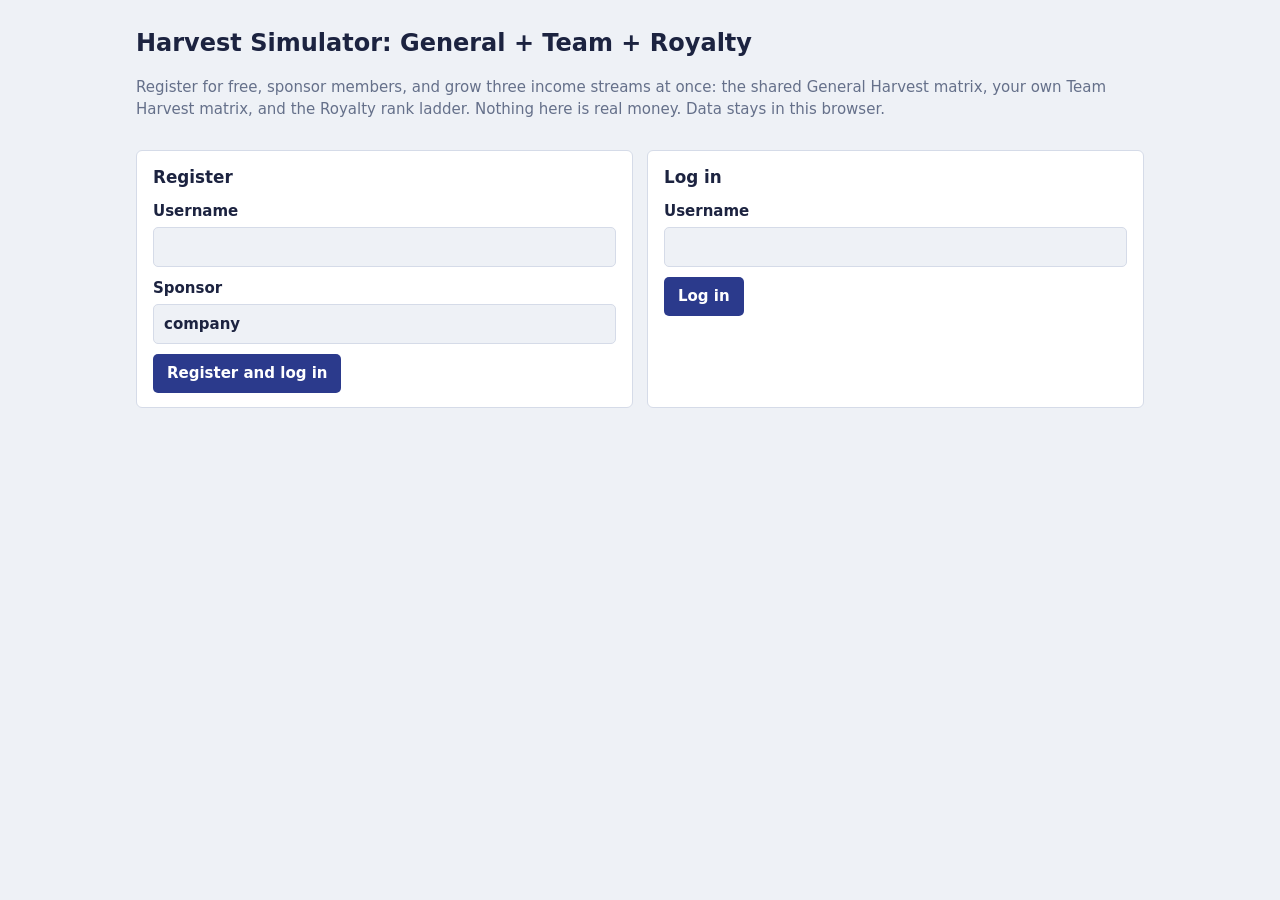
<file: sim/ecowealth/index.html>
<!doctype html>
<html lang="en">
  <head>
    <meta charset="utf-8" />
    <meta
      name="viewport"
      content="width=device-width, initial-scale=1, viewport-fit=cover"
    />
    <title>
      EcoWealth Simulator: Indirect Referral + General Harvest + Team Harvest +
      Royalty + Unilevel
    </title>
    <style>
      :root {
        --bg: #eef1f6;
        --pan: #fff;
        --ink: #1c2340;
        --mut: #65708a;
        --line: #d5dbe8;
        --ok: #1f8a5b;
        --amb: #b7791f;
        --hi: #e8ecfb;
        --btn: #2b3a8c;
        --btnink: #fff;
      }
      @media (prefers-color-scheme: dark) {
        :root:not([data-theme="light"]) {
          --bg: #10142a;
          --pan: #181e3a;
          --ink: #e7eaf7;
          --mut: #94a0c2;
          --line: #2a3358;
          --ok: #4fd39a;
          --amb: #e7b45a;
          --hi: #212a54;
          --btn: #8fa2ff;
          --btnink: #10142a;
        }
      }
      :root[data-theme="dark"] {
        --bg: #10142a;
        --pan: #181e3a;
        --ink: #e7eaf7;
        --mut: #94a0c2;
        --line: #2a3358;
        --ok: #4fd39a;
        --amb: #e7b45a;
        --hi: #212a54;
        --btn: #8fa2ff;
        --btnink: #10142a;
      }
      * {
        box-sizing: border-box;
      }
      body {
        margin: 0;
        background: var(--bg);
        color: var(--ink);
        font:
          15px/1.5 system-ui,
          -apple-system,
          "Segoe UI",
          Roboto,
          sans-serif;
        font-variant-numeric: tabular-nums;
      }
      main {
        max-width: 1040px;
        margin: 0 auto;
        padding: 20px 16px 48px;
      }
      h1 {
        font-size: 1.5rem;
        margin: 0.2em 0;
      }
      h2 {
        font-size: 1.05rem;
        margin: 0 0 0.6em;
      }
      .mut {
        color: var(--mut);
      }
      .err {
        background: #fde8e8;
        color: #8a1f1f;
        padding: 8px 12px;
        border-radius: 6px;
      }
      .pan {
        background: var(--pan);
        border: 1px solid var(--line);
        border-radius: 6px;
        padding: 14px 16px;
        margin: 14px 0;
      }
      .top {
        display: flex;
        justify-content: space-between;
        align-items: center;
        gap: 12px;
        flex-wrap: wrap;
      }
      .stats {
        display: flex;
        flex-wrap: wrap;
        border: 1px solid var(--line);
        border-radius: 6px;
        background: var(--pan);
        margin-top: 14px;
      }
      .stats div {
        flex: 1 1 150px;
        padding: 12px 16px;
        border-right: 1px solid var(--line);
      }
      .stats div:last-child {
        border-right: 0;
      }
      .stats b {
        display: block;
        font-size: 1.4rem;
      }
      label {
        display: block;
        margin: 0 0 10px;
        font-weight: 600;
      }
      input {
        display: block;
        width: 100%;
        margin-top: 4px;
        padding: 8px 10px;
        font: inherit;
        color: inherit;
        background: var(--bg);
        border: 1px solid var(--line);
        border-radius: 5px;
      }
      button {
        font: inherit;
        font-weight: 600;
        padding: 8px 14px;
        border: 0;
        border-radius: 5px;
        background: var(--btn);
        color: var(--btnink);
        cursor: pointer;
      }
      button.sec {
        background: transparent;
        color: var(--ink);
        border: 1px solid var(--line);
      }
      button:focus-visible,
      input:focus-visible,
      a:focus-visible {
        outline: 2px solid var(--btn);
        outline-offset: 2px;
      }
      .row {
        display: flex;
        gap: 8px;
        flex-wrap: wrap;
        align-items: end;
      }
      .row input {
        width: auto;
        flex: 1 1 160px;
        margin: 0;
      }
      .row .n {
        flex: 0 0 90px;
      }
      .g2 {
        display: grid;
        grid-template-columns: repeat(auto-fit, minmax(300px, 1fr));
        gap: 14px;
      }
      .sc {
        overflow-x: auto;
      }
      table {
        width: 100%;
        border-collapse: collapse;
      }
      th,
      td {
        text-align: left;
        padding: 7px 10px;
        border-bottom: 1px solid var(--line);
        white-space: nowrap;
      }
      th {
        font-weight: 600;
        color: var(--mut);
      }
      tr.me td {
        background: var(--hi);
      }
      .ok {
        color: var(--ok);
        font-weight: 600;
      }
      .bar {
        width: 110px;
        height: 8px;
        background: var(--line);
        border-radius: 4px;
        overflow: hidden;
      }
      .bar i {
        display: block;
        height: 100%;
        background: var(--amb);
      }
      :root {
        --tok: #4fd39a;
      }
      @media (prefers-color-scheme: dark) {
        :root:not([data-theme="light"]) {
          --tok: #1f8a5b;
        }
      }
      :root[data-theme="dark"] {
        --tok: #1f8a5b;
      }
      :root {
        padding-top: env(safe-area-inset-top, 0px);
        padding-bottom: env(safe-area-inset-bottom, 0px);
      }
      html {
        scroll-padding-top: env(safe-area-inset-top, 0px);
      }
      a {
        color: var(--btn);
      }
      select {
        font: inherit;
        display: block;
        width: 100%;
        margin-top: 4px;
        padding: 8px 10px;
        color: inherit;
        background: var(--bg);
        border: 1px solid var(--line);
        border-radius: 5px;
      }
      .row select {
        width: auto;
        flex: 1 1 140px;
        margin: 0;
      }
      .sr {
        position: absolute;
        width: 1px;
        height: 1px;
        overflow: hidden;
        clip: rect(0 0 0 0);
        white-space: nowrap;
      }
      .pgr {
        display: flex;
        flex-wrap: wrap;
        align-items: center;
        justify-content: space-between;
        gap: 10px 16px;
        padding-top: 10px;
      }
      .pbs {
        display: flex;
        flex-wrap: wrap;
        align-items: center;
        gap: 4px;
      }
      .pb {
        min-width: 36px;
        height: 36px;
        padding: 0 8px;
        background: transparent;
        color: var(--ink);
        border: 1px solid var(--line);
      }
      .pb.cur {
        background: var(--btn);
        color: var(--btnink);
        border-color: var(--btn);
      }
      .pb[aria-disabled="true"] {
        opacity: 0.4;
        cursor: not-allowed;
      }
      .rpp {
        display: inline-flex;
        align-items: center;
        gap: 6px;
        margin: 0;
        font-weight: 400;
      }
      .rpp select {
        padding: 6px 8px;
        color: inherit;
        background: var(--bg);
        border: 1px solid var(--line);
        border-radius: 5px;
      }
      select:focus-visible {
        outline: 2px solid var(--btn);
        outline-offset: 2px;
      }
      @media (pointer: coarse) {
        .pb {
          min-width: 44px;
          height: 44px;
        }
      }
      #toasts {
        position: fixed;
        left: 50%;
        bottom: 16px;
        transform: translateX(-50%);
        display: flex;
        flex-direction: column;
        gap: 8px;
        width: min(92vw, 420px);
        padding-bottom: env(safe-area-inset-bottom, 0px);
        z-index: 10;
        pointer-events: none;
      }
      .toast {
        pointer-events: auto;
        display: flex;
        align-items: flex-start;
        gap: 10px;
        padding: 10px 12px;
        border-radius: 6px;
        background: var(--ink);
        color: var(--bg);
        box-shadow: 0 4px 14px rgba(0, 0, 0, 0.25);
        animation: tin 0.18s ease-out;
      }
      .toast .ti {
        color: var(--tok);
        font-weight: 700;
      }
      .toast span:nth-child(2) {
        flex: 1;
      }
      .toast button {
        padding: 0 6px;
        background: none;
        color: inherit;
        font-size: 1.2rem;
        line-height: 1;
      }
      .toast button:focus-visible {
        outline-color: currentColor;
      }
      @keyframes tin {
        from {
          opacity: 0;
          transform: translateY(8px);
        }
      }
      .toast.out {
        opacity: 0;
        transform: translateY(6px);
        transition:
          opacity 0.5s ease,
          transform 0.5s ease;
      }
      @media (prefers-reduced-motion: reduce) {
        .toast {
          animation: none;
        }
        .toast.out {
          transform: none;
        }
      }
    </style>
  </head>
  <body>
    <main id="root"></main>
    <div id="toasts" role="status" aria-live="polite"></div>
    <div id="alerts" class="sr" role="alert"></div>
    <script>
      // EcoWealth Simulator - five independent bonus systems sharing one sponsor tree and one
      // registration event. New to this file? Start here, then the comment above each function fills
      // in the specifics. (The page title lists all five; this file predates two of them and the
      // comment used to say "three" - this block is the fix for that, kept in sync with what's below.)
      //
      // THE SHARED TREE. Every member is one entry in S.users: {id, name, sp}, where sp is the
      // sponsoring member's id. Company (id 0) is the root; it never earns or qualifies for anything,
      // and can never log in. Every system below reads this one tree - none of them keep a separate
      // copy of who sponsored whom.
      //
      // THE FIVE SYSTEMS, roughly in the order a new member would encounter them:
      //
      //  1. INDIRECT REFERRAL BONUS - a flat, one-time, unconditional payout, instantly, the moment a
      //     new member registers. Pays up to 10 levels of REAL sponsors above the new member
      //     (INDIRECT_BONUS: 500/100/50/40/30/20/10/5/5/5), no quota or rank required, same amount
      //     regardless of anyone's history. See payIndirectReferral().
      //
      //  2. GENERAL HARVEST - one shared 3-wide, 10-level matrix for the WHOLE network. Sponsoring 3
      //     directs "qualifies" a member and adds them to the Harvest queue (S.mx); the first-ever
      //     member to qualify becomes the matrix's permanent apex (queue position 0, paid from the
      //     whole network's later qualifiers), and everyone else fills the matrix in queue order,
      //     breadth-first. See levelsG()/earnedG().
      //
      //  3. TEAM HARVEST - every Harvest-qualified member ALSO gets their own private 3x10 matrix,
      //     filled only by their downline who qualified for Harvest AFTER they did - qualifying early
      //     matters, since a team can never include someone who beat its own apex to qualifying. Same
      //     matrix shape and bonus-per-level idea as General Harvest, just a different, personal
      //     population. See levelsT()/earnedT()/counts()/team().
      //
      //  4. ROYALTY - a rank ladder, Member -> Leader -> Supervisor -> Manager -> Director, that is
      //     completely independent of Harvest qualification: it is driven purely by TEAM COMPOSITION
      //     (how many downline members, at any depth, already hold the rank below you), not by the
      //     3-direct Harvest gate. A member can be Harvest-qualified (3+ directs) without being a
      //     Royalty Leader (10+ directs) yet, or the reverse. Ranks are permanent once reached.
      //     Supervisor, Manager and Director also earn a monthly peso royalty - evaluated once a month,
      //     on demand, via "Advance month" - based on their team's repeat-purchase sales against a
      //     per-rank quota. See ranks()/payout()/evaluateMonth().
      //
      //  5. UNILEVEL REPEAT-PURCHASE BONUS - pays a percentage of EVERY personal purchase, instantly,
      //     in real time: Level 0 (10%) always goes to the buyer themselves, and Levels 1-10
      //     (5/5/5/3/3/2/2/2/1/1%) go up the sponsor chain, one level each, but only to uplines who are
      //     currently "Active". Active/Inactive is a monthly flag (S.unilevelFlag), decided once a
      //     month from that member's OWN personal sales the month before, against a flat ₱500 quota -
      //     independent of rank, independent of Royalty's own quotas. Crucially, a member who has never
      //     been checked yet (month 1, or just-registered) reads as Active by default, not Inactive -
      //     only an evaluated month under quota switches someone to Inactive. See
      //     recordPurchase()/evaluateMonth().
      //
      // HOW THE FIVE SYSTEMS INTERACT:
      //  - A single registration (reg(), or bulkAdd() for many at once) can trigger Harvest
      //    qualification, a Royalty rank-up, AND an Indirect Referral payout, all in one event - see the
      //    combined toasts built in doReg()/under()/doBulk().
      //  - A single personal purchase (recordPurchase()) feeds Royalty's group-sales figure (read later,
      //    at month-end) AND pays Unilevel instantly, in the same call.
      //  - "Advance month" (doAdvance() -> evaluateMonth()) does exactly two things: pays Royalty, and
      //    recomputes next month's Unilevel Active/Inactive flags. It creates no purchases of its own
      //    and never touches Harvest, Indirect Referral, or the matrices.
      //  - "Auto-purchase" (doAutoPurchase() -> autoPurchasePass()) is the ONLY thing that simulates new
      //    purchases in bulk, and is a deliberately separate action from "Advance month" - this used to
      //    be bundled into Advance month, which made Unilevel's real-time payouts impossible to test
      //    with precise, chosen amounts (an auto-purchase could land on anyone, at a random time,
      //    between a controlled test's steps). Splitting them means Advance month is now a pure,
      //    predictable evaluation step, and Auto-purchase is an explicit, optional bulk-activity
      //    simulator that still pays Unilevel in real time, exactly like a manual purchase would.
      //
      // HOW THIS FILE IS LAID OUT, top to bottom: constants -> state shape & persistence ->
      // registration & Indirect Referral -> Harvest matrix maths -> Royalty rank & payout maths ->
      // Unilevel real-time payout & monthly eligibility -> sponsor-pattern bulk registration ->
      // toast/focus/pagination UI helpers -> dash() (the whole logged-in page) and authView() (the
      // logged-out page) -> event handlers wired to the HTML's onclick/onsubmit attributes -> render(),
      // the single entry point that redraws the page after every state change.
      // General and Team Harvest's per-level bonus amounts, index = level (1-10), index 0 unused.
      // T(L) is the matrix's slot formula: level L has exactly 3^L slots.
      const BONUS_G = [
        0, 2e3, 4e3, 8e3, 12e3, 25e3, 1e5, 25e4, 48e4, 25e5, 5e6,
      ];
      const BONUS_T = [0, 1e3, 2e3, 4e3, 6e3, 12e3, 5e4, 12e4, 2e5, 12e5, 35e5];
      const T = (n) => 3 ** n;
      // Royalty's three paid ranks: the monthly Group Sales quota each must clear, and the two
      // percentages (of Group Sales, and of the rank-holder's own Personal Sales) paid once it is.
      const RANK_QUOTA = {
        Supervisor: 500000,
        Manager: 1000000,
        Director: 5000000,
      };
      const GROUP_PCT = { Supervisor: 0.03, Manager: 0.05, Director: 0.1 };
      const PERSONAL_PCT = { Supervisor: 0.05, Manager: 0.1, Director: 0.15 };
      // Auto-purchase's simulated activity: ~PUR_RATE of the network buys a random amount each pass,
      // in PUR_MIN..PUR_MAX, rounded to the nearest 100.
      const PUR_RATE = 0.3,
        PUR_MIN = 500,
        PUR_MAX = 5000;
      // Unilevel's per-level rate on every personal purchase, index = level. Index 0 is the buyer's
      // own cut (always paid); indices 1-10 go to sponsors above them (paid only while Active).
      // UNILEVEL_QUOTA is the flat monthly personal-sales figure that decides next month's Active
      // status - unrelated to Royalty's own, per-rank quotas in RANK_QUOTA above.
      const UNILEVEL_PCT = [
        0.1, 0.05, 0.05, 0.05, 0.03, 0.03, 0.02, 0.02, 0.02, 0.01, 0.01,
      ];
      const UNILEVEL_QUOTA = 500;
      // Indirect Referral's flat per-level payout on every registration, index = level (1-10).
      const INDIRECT_BONUS = [0, 500, 100, 50, 40, 30, 20, 10, 5, 5, 5]; // index 0 unused - there is no Level 0 here
      // What one registration is modeled as "selling" for, in the Company Report's revenue figure.
      const BASIC_ACCOUNT_PRICE = 5000;
      // Royalty's five rank names, index = rankLvl()'s 0-4 output.
      const RN = ["Member", "Leader", "Supervisor", "Manager", "Director"];
      const nf = (n) => n.toLocaleString("en-US"), // number with thousands separators
        peso = (n) => "₱" + nf(n); // ...with a peso sign in front
      // localStorage key. All of this page's state lives under this one key, as one JSON blob.
      const KEY = "royalty_harvests_v1";
      // Module-level, NOT part of S, so none of these survive a reset() or a page reload:
      //   mem    - in-memory fallback copy of S's JSON, used if localStorage itself is unavailable
      //            (private browsing, storage disabled, quota exceeded) so the page still works for
      //            the rest of this tab's life, just without persistence across reloads (see warn).
      //   warn   - true once any localStorage call has failed; dash()/authView() show a small notice.
      //   armed  - the Reset button's "click again to confirm" state.
      //   lastIndirect - the most recent payIndirectReferral() result ({total, dist}), stashed here so
      //            whichever caller just registered someone (doReg/under/doBulk) can report on it in
      //            their own toast without reg()/bulkAdd() needing to change what they return.
      let mem = "",
        warn = false,
        armed = false,
        lastIndirect = null;
      // The complete shape of this app's state, S. Everything the simulator knows lives in one of
      // these fields; nothing is tracked outside S except the four module-level variables just above.
      //   users               - every registered member, in registration order: {id, name, sp}. id is
      //                         always equal to its own array index (ids are never reused or gapped),
      //                         which every O(N) pass in this file relies on. sp is the sponsor's id,
      //                         always smaller than this member's own id. id 0 is "company", the root.
      //   mx                  - the Harvest qualification queue: ids, in the order each one sponsored
      //                         their 3rd direct. Position in this array drives General Harvest (queue
      //                         index = matrix position) and gates Team Harvest (only queue members
      //                         count, and only a downline that queued later than you is "your team").
      //   me                  - the id of whoever is currently logged in, or null if nobody is.
      //   on                  - {g,t,r,u,i}: which of the five bonus streams (General/Team/Royalty/
      //                         Unilevel/Indirect) the UI currently folds into "Total ₱" and the
      //                         members-table ranking. Purely a display preference - never affects the
      //                         Company Report, which always counts every peso actually paid.
      //   month               - the current month number, starting at 1, incremented only by
      //                         evaluateMonth() (i.e. only by "Advance month").
      //   sales               - {id: pesos}, THIS MONTH's personal purchases only. Reset to {} by
      //                         evaluateMonth(); this is the figure both Royalty's quota check and
      //                         Unilevel's next-month Active/Inactive decision read.
      //   purchasedAll        - {id: pesos}, ALL-TIME personal purchases, never reset. Feeds the
      //                         Company Report's repeat-purchase revenue line.
      //   earnedAll           - {id: pesos}, Royalty earned all-time.
      //   lastMonthTotal/Count - Royalty's total paid, and how many members earned it, in the month
      //                         that most recently ended (snapshotted by evaluateMonth() right before
      //                         the reset below it).
      //   unilevelEarned      - {id: pesos}, Unilevel earned all-time (across every real-time payout).
      //   unilevelFlag        - {id: true|false}, each member's Active (true) / Inactive (false)
      //                         status for the CURRENT month, wholesale-replaced every evaluateMonth()
      //                         call. A member with no entry at all here (never yet evaluated) is
      //                         Active by default - see the eligibility check inside recordPurchase().
      //   unilevelLastSales   - {id: pesos}, a snapshot of each member's S.sales at the moment of the
      //                         most recent evaluateMonth(), kept only so the UI can show "you bought
      //                         ₱X last month" without having to recompute it from history.
      //   unilevelMonthTotal  - running total of Unilevel paid out since the last evaluateMonth(),
      //                         across every recordPurchase() call (manual or Auto-purchase). Snapshotted
      //                         into lastMonthUnilevelTotal and reset to 0 each time the month turns over.
      //   lastMonthUnilevelTotal - Unilevel's total for the month that most recently ended.
      //   lastAutoPurchaseLog - the detailed per-purchase breakdown from the MOST RECENT Auto-purchase
      //                         click only (who bought, how much, who it paid and at what level) -
      //                         wholesale-replaced every click, never accumulated across clicks or months.
      //                         Lets the logged-in member see exactly where their Unilevel money from
      //                         that one pass came from (see the apl panel inside dash()).
      //   indirectEarned      - {id: pesos}, Indirect Referral earned all-time.
      const fresh = () => ({
        users: [{ id: 0, name: "company", sp: null }],
        mx: [],
        me: null,
        on: { g: 1, t: 1, r: 1, u: 1 },
        month: 1,
        sales: {},
        purchasedAll: {},
        earnedAll: {},
        lastMonthTotal: 0,
        lastMonthCount: 0,
        unilevelEarned: {},
        unilevelFlag: {},
        unilevelLastSales: {},
        unilevelMonthTotal: 0,
        lastMonthUnilevelTotal: 0,
        lastAutoPurchaseLog: [],
        indirectEarned: {},
      });
      // Load saved state, falling back to the in-memory copy (see mem, above) and then to a brand new
      // fresh() network if neither exists yet (first-ever visit, or storage unavailable from the start).
      function load() {
        try {
          const s = localStorage.getItem(KEY);
          if (s) return JSON.parse(s);
        } catch (e) {
          warn = true;
        }
        return mem ? JSON.parse(mem) : fresh();
      }
      let S = load();
      // Backward-compatible defaults for state saved by an earlier version of this page, before a
      // field existed yet: S.on||{...} only helps a BRAND NEW S (nothing saved at all), since an
      // EXISTING S.on object already exists and skips the ||; each new stream needs its own explicit
      // ===undefined check so old sessions pick up the new default instead of silently reading as 0/off.
      S.on = S.on || { g: 1, t: 1, r: 1, u: 1, i: 1 };
      if (S.on.u === undefined) S.on.u = 1;
      if (S.on.i === undefined) S.on.i = 1;
      S.unilevelEarned = S.unilevelEarned || {};
      S.unilevelLastSales = S.unilevelLastSales || {};
      // Migrate the old gate naming (missing meant closed) to the new flag (missing means Active). Existing
      // explicit true/false decisions carry over unchanged; only never-yet-evaluated members change meaning.
      S.unilevelFlag = S.unilevelFlag || S.unilevelGate || {};
      delete S.unilevelGate;
      S.unilevelMonthTotal = S.unilevelMonthTotal || 0;
      S.lastMonthUnilevelTotal = S.lastMonthUnilevelTotal || 0;
      S.indirectEarned = S.indirectEarned || {};
      S.lastAutoPurchaseLog = S.lastAutoPurchaseLog || [];
      // Persist S as one JSON blob, every time anything changes it. mem (see above) always gets the
      // latest copy even if localStorage itself fails, so the running page keeps working regardless.
      function save() {
        mem = JSON.stringify(S);
        try {
          localStorage.setItem(KEY, mem);
        } catch (e) {
          warn = true;
        }
      }
      const U = (id) => S.users[id]; // look up a member by id - works because id === its array index
      const byName = (n) =>
        S.users.find(
          (u) => u.name.toLowerCase() === String(n).trim().toLowerCase(),
        );
      // directs(): how many people THIS member personally sponsored, regardless of Harvest/Royalty
      // status. O(N) per call (a full scan), fine for the one-off single-registration path that calls
      // it; bulkAdd() keeps its own running liveDirects count instead so a whole batch stays fast.
      const directs = (id) => S.users.filter((u) => u.sp === id).length;
      // pos(): this member's position in the Harvest queue (S.mx), or -1 if they have not qualified.
      const pos = (id) => S.mx.indexOf(id);

      // Pays a flat, unconditional bonus to each of a new member's sponsors, up to 10 levels up, the instant
      // registration succeeds - no quota, no rank, no monthly cycle, unlike Unilevel or Royalty. Stashes its
      // own result in lastIndirect so whichever caller just registered someone can report on it immediately.
      function payIndirectReferral(newId) {
        let cur = U(newId).sp,
          total = 0;
        const dist = [];
        for (let L = 1; L <= 10 && cur !== null; L++) {
          if (cur > 0) {
            const amt = INDIRECT_BONUS[L];
            S.indirectEarned[cur] = (S.indirectEarned[cur] || 0) + amt;
            total += amt;
            dist.push({ id: cur, level: L, amount: amt });
          }
          cur = U(cur).sp;
        }
        lastIndirect = { total, dist };
        return lastIndirect;
      }
      // Register a free member. If the sponsor now has 3 directs, they join the Harvest queue. Royalty rank
      // is never tracked here - it is derived fresh from the tree whenever ranks() is called. Indirect
      // Referral always runs, as an unconditional side effect of registering - see payIndirectReferral().
      function reg(name, spName) {
        name = name.trim();
        if (!/^[a-z0-9_]{2,20}$/i.test(name))
          return "Username must be 2 to 20 letters, numbers or underscores.";
        if (byName(name)) return "That username is already taken.";
        const sp = byName(spName || "company");
        if (!sp)
          return 'Sponsor not found. Use an existing username, or "company".';
        S.users.push({ id: S.users.length, name, sp: sp.id });
        if (sp.id && pos(sp.id) < 0 && directs(sp.id) >= 3) S.mx.push(sp.id);
        const u = S.users[S.users.length - 1];
        payIndirectReferral(u.id);
        return u;
      }

      // ---- HARVEST: GENERAL + TEAM MATRIX MATHS ----
      // Both matrices share the same shape (3 directs per slot, 10 levels, level L holding T(L)=3^L
      // slots) and the same "levels array" result shape: ten {L, t, f, paid, b} objects, one per level
      // (t = total slots, f = how many are filled, paid = f>=t, b = that level's bonus amount). Every
      // function below from earn() through progT() is generic over that shape, so the exact same code
      // pays out General and Team Harvest - only WHO counts as "filled" differs between the two.
      //
      // General matrix: position p = this member's index in the Harvest queue (S.mx), apex = p 0, and
      // slots fill breadth-first in queue order - level L's T(L) slots are exactly the T(L) queue
      // positions starting right after level L-1's. Team matrix: n = how many of THIS member's
      // downline queued for Harvest after they did (see counts()); the matrix fills the same way, just
      // counting a personal population instead of a shared queue position.
      function levelsG(p) {
        const N = S.mx.length;
        return Array.from({ length: 10 }, (_, i) => {
          const L = i + 1,
            t = T(L),
            s = t * p + (t - 1) / 2,
            f = Math.max(0, Math.min(t, N - s));
          return { L, t, f, paid: f >= t, b: BONUS_G[L] };
        });
      }
      const levelsT = (n) =>
        Array.from({ length: 10 }, (_, i) => {
          const L = i + 1,
            t = T(L),
            f = Math.max(0, Math.min(t, n - (t - 3) / 2));
          return { L, t, f, paid: f >= t, b: BONUS_T[L] };
        });
      // earn(): total bonus paid so far across a levels array (every level that's already full).
      // prg(): a one-line progress string for the first level that ISN'T full yet.
      const earn = (a) => a.reduce((s, l) => s + (l.paid ? l.b : 0), 0),
        prg = (a) => {
          const l = a.find((x) => !x.paid);
          return l
            ? `Level ${l.L}: ${nf(l.f)}/${nf(l.t)}`
            : "All 10 levels complete";
        };
      const earnedG = (p) => earn(levelsG(p)),
        progG = (p) => prg(levelsG(p)),
        earnedT = (n) => earn(levelsT(n)),
        progT = (n) => prg(levelsT(n));
      // Renders one levels array as the ten-row table used for both the General and Team matrix panels.
      const lvT = (L) =>
        `<div class="sc"><table><tr><th>Level</th><th>Slots</th><th>Filled</th><th>Bonus</th><th>Status</th></tr>${L.map((l) => `<tr><td>${l.L}</td><td>${nf(l.t)}</td><td>${nf(l.f)}</td><td>${peso(l.b)}</td><td>${l.paid ? '<span class="ok">Paid</span>' : `<div class="bar" title="${nf(l.f)} of ${nf(l.t)}"><i style="width:${(l.f / l.t) * 100}%"></i></div>`}</td></tr>`).join("")}</table></div>`;
      // dep(n): the deepest Team Harvest level a team of size n has filled - used for the "fastest
      // team" style stats, given any individual member's team size.
      const dep = (n) => {
        let L = 0;
        while ((T(L + 1) - 1) / 2 <= n) L++;
        return L;
      };
      // parentName(q): the name of whoever sits directly above General-matrix position q (its parent
      // slot), found by the matrix's fixed 3-children-per-slot formula - purely positional, unrelated
      // to the sponsor tree itself.
      const parentName = (q) => U(S.mx[Math.floor((q - 1) / 3)]).name;
      // depth(): the deepest General Harvest level the WHOLE network's queue has filled so far - the
      // network-wide equivalent of dep(), read straight from S.mx.length instead of a team size.
      function depth() {
        const i = S.mx.length - 1;
        if (i < 0) return "None yet";
        let L = 0;
        while ((T(L + 1) - 1) / 2 <= i) L++;
        return L ? "Level " + L : "Apex only";
      }
      // lvOf(r): which Team Harvest level a teammate at 0-based rank r (r-th to have qualified, among
      // a team) lands on - the inverse of the slot-count formula T(L).
      const lvOf = (r) => {
        let L = 1;
        while (r >= (T(L + 1) - 3) / 2) L++;
        return L;
      };
      // pd(): how many levels in a levels array are already paid (fully filled) - used by snap() to
      // build a before/after picture for toasts, without needing the bonus amounts, just the count.
      const pd = (a) => a.filter((l) => l.paid).length;
      // isUp(a, u): is member a an ancestor of member u, anywhere up u's sponsor chain? The basic
      // "is this person in my downline" test that team(), the general-matrix Direct/Indirect/Outside
      // labels, and the Royalty team-scoping logic are all built from.
      const isUp = (a, u) => {
        let x = U(u).sp;
        while (x !== null && x !== a) x = U(x).sp;
        return x === a;
      };
      // Teammate counts: for each ancestor, downline who joined the Harvest queue after them (company counts everyone).
      function counts() {
        const Q = new Map(S.mx.map((u, i) => [u, i])),
          n = {};
        S.mx.forEach((u, i) => {
          for (let a = U(u).sp; a !== null; a = U(a).sp) {
            const q = a === 0 ? -1 : Q.has(a) ? Q.get(a) : Infinity;
            if (q < i) n[a] = (n[a] || 0) + 1;
          }
        });
        return n;
      }
      // team(id): id's Team Harvest team - their downline who joined the Harvest queue AFTER id did,
      // in queue order. (Contrast with Royalty's teamOf(), below, which is id's ENTIRE downline,
      // unconditional on Harvest queue order at all - two genuinely different "team" definitions that
      // happen to share a name in everyday use, each serving its own bonus system.)
      function team(id) {
        const o = [];
        for (let i = pos(id) + 1; i < S.mx.length; i++)
          if (isUp(id, S.mx[i])) o.push(S.mx[i]);
        return o;
      }
      // snap(): a before-picture of every Harvest-qualified member's completed-level counts (General
      // and Team both), for toasts to diff against after a registration - see qmsg(), further down,
      // which turns two snap() calls into "you completed Level 2, 3 other members completed a level".
      const snap = () => {
        const n = counts(),
          g = {},
          t = {};
        S.mx.forEach((u, i) => {
          g[u] = pd(levelsG(i));
          t[u] = pd(levelsT(n[u] || 0));
        });
        return { q: S.mx.length, g, t };
      };

      // ---- ROYALTY: RANK LADDER + MONTHLY PAYOUT MATHS ----
      // Subtree rollup: out[id] = fn(id) + fn summed over id's entire downline. out[0] totals the whole network.
      // Valid because every sponsor already has a smaller id than its sponsee (ids are assigned in join order).
      // This single O(N) pass is what makes ranks(), groupSalesAll() and teamOf()'s callers all cheap
      // even at tens of thousands of members - Royalty's "team" is the whole downline, with no cap and
      // no queue-order filter the way Harvest's team() has, so a naive per-member tree walk would be
      // far slower at scale.
      function rollup(fn) {
        const N = S.users.length - 1,
          out = {};
        for (let i = N; i >= 1; i--) {
          out[i] = (out[i] || 0) + fn(i);
          const p = S.users[i].sp;
          if (p !== null) out[p] = (out[p] || 0) + out[i];
        }
        return out;
      }
      // directCounts(): every member's direct-sponsee count, all at once, as one dict - the O(N)-total
      // equivalent of calling directs() (above) once per member, which would cost O(N^2). Used
      // wherever a full-network pass needs everyone's count at once (ranks(), dash()'s stats).
      function directCounts() {
        const d = {};
        for (let i = 1; i < S.users.length; i++) {
          const p = S.users[i].sp;
          if (p !== null) d[p] = (d[p] || 0) + 1;
        }
        return d;
      }
      // Royalty ranks are self-prerequisite and therefore automatically cumulative: a team member who has gone
      // on to Director still satisfies "10 Leaders", because Director required Manager, which required
      // Supervisor, which required Leader. Entirely independent of Harvest's own 3-direct qualification.
      function ranks() {
        const N = S.users.length - 1,
          d = directCounts();
        const isL = {};
        for (let i = 1; i <= N; i++) isL[i] = (d[i] || 0) >= 10;
        const r1 = rollup((i) => (isL[i] ? 1 : 0));
        const isS = {};
        for (let i = 1; i <= N; i++)
          isS[i] = isL[i] && r1[i] - (isL[i] ? 1 : 0) >= 10;
        const r2 = rollup((i) => (isS[i] ? 1 : 0));
        const isM = {};
        for (let i = 1; i <= N; i++)
          isM[i] = isS[i] && r2[i] - (isS[i] ? 1 : 0) >= 10;
        const r3 = rollup((i) => (isM[i] ? 1 : 0));
        const isD = {};
        for (let i = 1; i <= N; i++)
          isD[i] = isM[i] && r3[i] - (isM[i] ? 1 : 0) >= 10;
        const ts = rollup(() => 1);
        return { d, isL, isS, isM, isD, r1, r2, r3, ts };
      }
      // rankName()/rankLvl(): turn a ranks() result into this member's single highest rank, as a
      // display string or as a 0 (Member) to 4 (Director) number for sorting/comparison.
      const rankName = (R, i) =>
        R.isD[i]
          ? "Director"
          : R.isM[i]
            ? "Manager"
            : R.isS[i]
              ? "Supervisor"
              : R.isL[i]
                ? "Leader"
                : "Member";
      const rankLvl = (R, i) =>
        R.isD[i] ? 4 : R.isM[i] ? 3 : R.isS[i] ? 2 : R.isL[i] ? 1 : 0;
      // Every member's "Group Sales": their own S.sales this month, plus their entire downline's -
      // exactly what each paid rank's monthly quota (RANK_QUOTA) is checked against.
      const groupSalesAll = () => rollup((i) => S.sales[i] || 0);
      // teamOf(id): id's ENTIRE downline, any depth, unconditional on Harvest queue order or anything
      // else - this is Royalty's own notion of "team" (see the comment on team(), above, for how it
      // differs from Team Harvest's). Used for the rank ladder's "10 team members who are X+" checks
      // and for the "Your Royalty team" table in dash().
      function teamOf(id) {
        const kids = {};
        for (let i = 1; i < S.users.length; i++) {
          const p = S.users[i].sp;
          if (p !== null) (kids[p] = kids[p] || []).push(i);
        }
        const out = [],
          stack = [id];
        while (stack.length) {
          const x = stack.pop();
          (kids[x] || []).forEach((c) => {
            out.push(c);
            stack.push(c);
          });
        }
        return out;
      }
      // Reference data + a renderer for the Rank ladder panel: RANK_ROWS is the plain-English
      // requirement text; ladderT() fills in each paid rank's live quota/percentages from the
      // RANK_QUOTA/GROUP_PCT/PERSONAL_PCT constants, so the two never drift apart.
      const RANK_ROWS = [
        { r: "Member", req: "Automatic on registration" },
        { r: "Leader", req: "10 direct sponsees (not royalty-eligible)" },
        { r: "Supervisor", req: "10 team members who are Leader+" },
        { r: "Manager", req: "10 team members who are Supervisor+" },
        { r: "Director", req: "10 team members who are Manager+" },
      ];
      const ladderT = () =>
        `<div class="sc"><table><caption class="sr">Royalty rank ladder</caption><tr><th>Rank</th><th>Requirement</th><th>Monthly quota</th><th>Group %</th><th>Personal %</th></tr>${RANK_ROWS.map((x) => `<tr><td>${x.r}</td><td>${x.req}</td><td>${RANK_QUOTA[x.r] ? peso(RANK_QUOTA[x.r]) : "—"}</td><td>${GROUP_PCT[x.r] ? Math.round(GROUP_PCT[x.r] * 100) + "%" : "—"}</td><td>${PERSONAL_PCT[x.r] ? Math.round(PERSONAL_PCT[x.r] * 100) + "%" : "—"}</td></tr>`).join("")}</table></div>`;
      // Same idea as ladderT() above, one reference table each for Unilevel's and Indirect Referral's
      // own schedules, both generated straight from their constants so the displayed numbers can never
      // drift from the numbers actually paid.
      const unilevelT = () =>
        `<div class="sc"><table><caption class="sr">Unilevel Repeat-Purchase Bonus schedule</caption><tr><th>Level</th><th>Who</th><th>Rate</th></tr>${UNILEVEL_PCT.map((pct, L) => `<tr><td>${L}</td><td>${L === 0 ? "The buyer (self)" : "Upline, " + L + " level" + (L > 1 ? "s" : "") + " up"}</td><td>${Math.round(pct * 100)}%</td></tr>`).join("")}</table></div>`;
      const indirectT = () =>
        `<div class="sc"><table><caption class="sr">Indirect Referral Bonus schedule</caption><tr><th>Level</th><th>Who</th><th>Bonus</th></tr>${INDIRECT_BONUS.slice(
          1,
        )
          .map(
            (amt, i) =>
              `<tr><td>${i + 1}</td><td>Upline, ${i + 1} level${i + 1 > 1 ? "s" : ""} up</td><td>${peso(amt)}</td></tr>`,
          )
          .join("")}</table></div>`;

      // The Royalty payout formula for one member this month: not eligible at all if they're not a
      // paid rank (rankNm isn't in RANK_QUOTA); otherwise pays rank% of Group Sales + rank% of Personal
      // Sales, but ONLY if Group Sales actually cleared that rank's quota - falling short pays nothing,
      // it doesn't scale down proportionally.
      function payout(rankNm, gs, ps) {
        const q = RANK_QUOTA[rankNm];
        if (q === undefined)
          return { elig: false, hit: false, quota: 0, pay: 0 };
        const hit = gs >= q;
        return {
          elig: true,
          hit,
          quota: q,
          pay: hit
            ? Math.round(GROUP_PCT[rankNm] * gs + PERSONAL_PCT[rankNm] * ps)
            : 0,
        };
      }
      // Unilevel pays in real time, on every purchase: Level 0 always goes to the buyer; levels 1-10 walk the
      // sponsor chain and pay each upline unless THEIR flag (set by last month's evaluateMonth) is explicitly
      // Inactive. A member with no entry yet - never evaluated, brand new, or still in month 1 - reads as
      // Active by default, which is what lets month 1 (and any new member) earn from their downline immediately.
      function recordPurchase(id, amt) {
        amt = Math.max(0, Math.round(+amt || 0));
        if (amt <= 0) return null;
        S.sales[id] = (S.sales[id] || 0) + amt;
        S.purchasedAll[id] = (S.purchasedAll[id] || 0) + amt;
        const l0 = Math.round(UNILEVEL_PCT[0] * amt);
        S.unilevelEarned[id] = (S.unilevelEarned[id] || 0) + l0;
        S.unilevelMonthTotal = (S.unilevelMonthTotal || 0) + l0;
        let cur = U(id).sp,
          upTotal = 0,
          paidCount = 0,
          skippedCount = 0;
        const dist = [];
        for (let L = 1; L <= 10 && cur !== null; L++) {
          if (cur > 0) {
            if (S.unilevelFlag[cur] !== false) {
              const pay = Math.round(UNILEVEL_PCT[L] * amt);
              S.unilevelEarned[cur] = (S.unilevelEarned[cur] || 0) + pay;
              S.unilevelMonthTotal = (S.unilevelMonthTotal || 0) + pay;
              upTotal += pay;
              paidCount++;
              dist.push({ id: cur, level: L, amount: pay });
            } else skippedCount++;
          }
          cur = U(cur).sp;
        }
        return { amt, l0, upTotal, paidCount, skippedCount, dist };
      }
      // Simulates purchase activity for ~PUR_RATE of the network. Each purchase still runs through
      // recordPurchase(), so Unilevel still pays in real time, exactly as a manual purchase would - this
      // is a standalone action now, separate from evaluateMonth()/Advance Month, which only judges eligibility.
      function autoPurchasePass() {
        const N = S.users.length - 1;
        let buyers = 0,
          total = 0,
          unilevel = 0;
        const log = [];
        for (let i = 1; i <= N; i++)
          if (Math.random() < PUR_RATE) {
            const amt =
              PUR_MIN +
              Math.floor(Math.random() * ((PUR_MAX - PUR_MIN) / 100 + 1)) * 100;
            const r = recordPurchase(i, amt);
            if (r) {
              buyers++;
              total += r.amt;
              unilevel += r.l0 + r.upTotal;
              log.push({ buyer: i, amt: r.amt, l0: r.l0, dist: r.dist });
            }
          }
        S.lastAutoPurchaseLog = log;
        return { buyers, total, unilevel };
      }
      // Evaluate every member's Group Sales against their rank's quota, pay Supervisor+, then reset the month.
      // Independent of Harvest: registering members never triggers this, only "Advance month" does.
      function evaluateMonth() {
        const R = ranks(),
          gs = groupSalesAll(),
          N = S.users.length - 1;
        let total = 0,
          count = 0;
        for (let i = 1; i <= N; i++) {
          const { pay } = payout(rankName(R, i), gs[i] || 0, S.sales[i] || 0);
          if (pay > 0) {
            S.earnedAll[i] = (S.earnedAll[i] || 0) + pay;
            total += pay;
            count++;
          }
        }
        // Unilevel's status for the WHOLE next month is fixed here, from this month's personal sales alone -
        // always an explicit true/false for every member, replacing whatever they had before. A member who has
        // never been through this check at all (brand new, or month 1) has no entry here yet, and the
        // eligibility check in recordPurchase() treats that absence as Active, not Inactive.
        const newFlag = {},
          lastSales = {};
        let activeNext = 0;
        for (let i = 1; i <= N; i++) {
          const s = S.sales[i] || 0;
          lastSales[i] = s;
          newFlag[i] = s >= UNILEVEL_QUOTA;
          if (newFlag[i]) activeNext++;
        }
        S.unilevelFlag = newFlag;
        S.unilevelLastSales = lastSales;
        const unilevelTotal = S.unilevelMonthTotal || 0;
        S.lastMonthUnilevelTotal = unilevelTotal;
        S.unilevelMonthTotal = 0;
        S.sales = {};
        S.month = (S.month || 1) + 1;
        S.lastMonthTotal = total;
        S.lastMonthCount = count;
        return { total, count, unilevelTotal, activeNext };
      }

      // ---- SPONSOR-PATTERN BULK REGISTRATION ----
      // sponsorPlan(): works out, upfront, who the sponsor of each of K NEW members will be, without
      // registering anyone yet - a "plan" rather than an action, so bulkAdd() (below) can execute it as
      // one fast pass. root=null means anywhere in the network; otherwise everything stays confined to
      // root's own existing team (plus root itself). Three patterns, each a different growth shape:
      //   random   - each new member's sponsor is picked at random from everyone in scope, including
      //              new members already placed earlier in this SAME batch - the ordinary, realistic
      //              shape, roughly as wide as it is deep.
      //   balanced - fills whichever in-scope member currently has the fewest directs first, capped at
      //              10 directs per member, producing the minimum-size tree needed to reach a given
      //              Harvest/Royalty rank: 11 members for the first Leader, 111 for the first
      //              Supervisor, 1111 for Manager, 11111 for Director.
      //   chain    - each new member's sponsor is simply the previous new member (or whoever already
      //              has the highest id in scope), producing one long, 1-wide line - good for testing
      //              deep-but-narrow structures, but since nobody in a pure chain ever reaches 3 or 10
      //              directs, nobody in it ever qualifies for Harvest or Royalty.
      // Pure tree structure either way - independent of Harvest qualification or Royalty rank, it only
      // decides who sponsors whom; placeholder objects like {ph:k} stand in for "the k-th new member in
      // this batch", resolved to a real id once bulkAdd() actually creates them in order.
      function sponsorPlan(pattern, root, K) {
        const real =
          root === null
            ? S.users.filter((u) => u.id !== 0).map((u) => u.id)
            : [root, ...teamOf(root)];
        if (pattern === "chain") {
          let cur = real.reduce((a, b) => Math.max(a, b), 0);
          const out = [];
          for (let k = 0; k < K; k++) {
            out.push(cur);
            cur = { ph: k };
          }
          return out;
        }
        if (pattern === "balanced") {
          const d = directCounts(),
            rem = new Map(),
            queue = [];
          if (root === null && real.length === 0) {
            rem.set(0, 1);
            queue.push(0);
          }
          real.forEach((id) => {
            const r = 10 - (d[id] || 0);
            if (r > 0) {
              rem.set(id, r);
              queue.push(id);
            }
          });
          if (!queue.length) {
            rem.set(root, 10);
            queue.push(root);
          }
          let head = 0;
          const out = [];
          for (let k = 0; k < K; k++) {
            while (rem.get(queue[head]) <= 0) head++;
            const sp = queue[head];
            out.push(sp);
            rem.set(sp, rem.get(sp) - 1);
            const ph = { ph: k };
            rem.set(ph, 10);
            queue.push(ph);
            if (rem.get(sp) <= 0) head++;
          }
          return out;
        }
        const pool = real.length ? real.slice() : [0];
        const out = [];
        for (let k = 0; k < K; k++) {
          out.push(pool[Math.floor(Math.random() * pool.length)]);
          pool.push({ ph: k });
        }
        return out;
      }
      // Fast bulk registration path: name assumed pre-validated and unique, sponsor given by id. Harvest's
      // 3-direct qualification is tracked incrementally (liveDirects/mxIdx) rather than rescanning the whole
      // network per registration, so a whole bulk batch stays O(K) even though it can push onto S.mx many
      // times over. Royalty rank needs no equivalent bookkeeping here, since ranks() derives it fresh on demand.
      function bulkAdd(pattern, root, K) {
        const plan = sponsorPlan(pattern, root, K);
        const newIds = new Array(K).fill(undefined);
        const liveDirects = directCounts();
        const mxIdx = new Map(S.mx.map((id, i) => [id, i]));
        let added = 0,
          indirectTotal = 0;
        for (let k = 0; k < K; k++) {
          let sp = plan[k];
          if (sp && typeof sp === "object") sp = newIds[sp.ph];
          if (sp === undefined) continue;
          const u = { id: S.users.length, name: "m" + S.users.length, sp };
          S.users.push(u);
          liveDirects[sp] = (liveDirects[sp] || 0) + 1;
          if (sp > 0 && liveDirects[sp] === 3 && !mxIdx.has(sp)) {
            mxIdx.set(sp, S.mx.length);
            S.mx.push(sp);
          }
          indirectTotal += payIndirectReferral(u.id).total;
          newIds[k] = u.id;
          added++;
        }
        return { added, indirectTotal };
      }

      // rankSnap(): a before-picture of every member's current rank level (0-4), for rankMsg() (below)
      // to diff against after a registration - the Royalty equivalent of snap(), further up.
      function rankSnap() {
        const R = ranks(),
          N = S.users.length - 1,
          s = {};
        for (let i = 1; i <= N; i++) s[i] = rankLvl(R, i);
        return s;
      }
      // Extra sentence for toasts: who newly reached which Royalty rank since snapshot b (id gets its own mention).
      function rankMsg(before, id) {
        const R = ranks(),
          N = S.users.length - 1;
        let mine = "";
        const c = [0, 0, 0, 0, 0];
        for (let i = 1; i <= N; i++) {
          const b = before[i] || 0,
            a = rankLvl(R, i);
          if (a > b) {
            if (i === id) mine = ` You are now a <b>${RN[a]}</b>!`;
            else c[a]++;
          }
        }
        const parts = [];
        for (let L = 1; L <= 4; L++)
          if (c[L]) parts.push(`${c[L]} reached ${RN[L]}`);
        return mine + (parts.length ? ` ${parts.join(", ")}.` : "");
      }
      // Extra sentence for toasts: who qualified for Harvest and which levels completed (either matrix) since snapshot b.
      function qmsg(b, id) {
        const a = snap(),
          me = a.g[id] !== undefined && b.g[id] === undefined,
          oq = S.mx.length - b.q - (me ? 1 : 0);
        let c = 0;
        const y = [];
        for (const u in a.g)
          for (const [k, B, nm] of [
            ["g", BONUS_G, "General"],
            ["t", BONUS_T, "Team"],
          ]) {
            const o = b[k][u] || 0,
              d = a[k][u] - o;
            if (d > 0) {
              if (+u === id) {
                let s = 0;
                for (let L = o + 1; L <= a[k][u]; L++) s += B[L];
                y.push(
                  `${nm} Level ${o + 1}${d > 1 ? "-" + a[k][u] : ""} (+${peso(s)})`,
                );
              } else c += d;
            }
          }
        return (
          (me
            ? ` You qualified for Harvest at position <b>#${pos(id) + 1}</b>.`
            : "") +
          (oq > 0
            ? ` ${oq} ${me ? "other " : ""}member${oq > 1 ? "s" : ""} qualified.`
            : "") +
          (y.length ? ` You completed ${y.join(" and ")}.` : "") +
          (c ? ` ${c} other level completion${c > 1 ? "s" : ""}.` : "")
        );
      }

      // ---- SHARED UI: TOASTS, FOCUS-PRESERVING RE-RENDER, PAGINATION ----
      // Nothing below this point is specific to any one bonus system - these are the small utilities
      // dash()/authView() and the event handlers lean on to render and to stay usable across the
      // frequent full re-renders this page does after every single state change.
      //
      // Toasts live outside #root so they survive re-renders; the region is announced politely.
      function toast(msg) {
        const box = document.getElementById("toasts"),
          el = document.createElement("div");
        el.className = "toast";
        el.innerHTML = `<span class="ti" aria-hidden="true">✓</span><span>${msg}</span><button type="button" aria-label="Dismiss notification">×</button>`;
        let t, r;
        const stop = () => {
            clearTimeout(t);
            clearTimeout(r);
            el.classList.remove("out");
          },
          close = () => {
            stop();
            el.remove();
          },
          fade = () => {
            el.classList.add("out");
            r = setTimeout(() => el.remove(), 500);
          },
          arm = () => {
            stop();
            t = setTimeout(fade, 5000);
          };
        el.querySelector("button").onclick = close;
        el.onmouseenter = stop;
        el.onmouseleave = arm;
        el.addEventListener("focusin", stop);
        el.addEventListener("focusout", arm);
        box.appendChild(el);
        while (box.children.length > 3) box.firstChild.remove();
        arm();
      }
      // Full re-renders keep keyboard focus and typed text - inputs and selects alike.
      function keep(fn) {
        const a = document.activeElement,
          k = a && a.dataset && a.dataset.f,
          v = {};
        document
          .querySelectorAll("input[data-f],select[data-f]")
          .forEach((i) => (v[i.dataset.f] = i.value));
        fn();
        for (const x in v) {
          const i = document.querySelector('[data-f="' + x + '"]');
          if (i) i.value = v[x];
        }
        if (k) {
          const e = document.querySelector('[data-f="' + k + '"]');
          if (e) e.focus();
        }
      }
      // Pagination: state per table, page sizes start at 10. 'team' is Team Harvest's downline (qualified
      // after you); 'rteam' is Royalty's downline (unconditional, entire subtree) - genuinely different sets.
      const PG = {},
        PL = {
          gen: "Your general matrix",
          team: "Your team",
          rteam: "Your Royalty team",
          apl: "Auto-purchase breakdown",
          members: "Members",
        };
      const pgs = (k) => PG[k] || (PG[k] = { p: 1, s: 10 });
      function page(k, arr) {
        const st = pgs(k),
          n = Math.max(1, Math.ceil(arr.length / st.s));
        st.p = Math.min(Math.max(1, st.p), n);
        return arr.slice((st.p - 1) * st.s, st.p * st.s);
      }
      function goPg(k, to) {
        const st = pgs(k);
        if (to === st.p) return;
        st.p = to;
        render();
      }
      function setSize(k, v) {
        const st = pgs(k);
        st.p = Math.floor(((st.p - 1) * st.s) / v) + 1;
        st.s = v;
        render();
      }
      const pageList = (p, n) => {
        if (n <= 7) return Array.from({ length: n }, (_, i) => i + 1);
        const a = [...new Set([1, 2, p - 1, p, p + 1, n - 1, n])]
            .filter((x) => x >= 1 && x <= n)
            .sort((x, y) => x - y),
          o = [];
        a.forEach((x, i) => {
          if (i && x - a[i - 1] > 1) o.push("…");
          o.push(x);
        });
        return o;
      };
      function pager(k, n) {
        const st = pgs(k),
          pages = Math.max(1, Math.ceil(n / st.s)),
          p = st.p,
          a = n ? (p - 1) * st.s + 1 : 0,
          b = Math.min(n, p * st.s);
        const sum = `<span class="mut">Showing ${nf(a)}–${nf(b)} of ${nf(n)}</span>`;
        if (n <= 10) return `<div class="pgr">${sum}</div>`;
        const B = (key, lbl, to, txt, off, cur) =>
          `<button type="button" class="pb${cur ? " cur" : ""}" data-f="${k}-${key}" aria-label="${lbl}"${cur ? ' aria-current="page"' : ""}${off ? ' aria-disabled="true"' : ""} onclick="goPg('${k}',${to})">${txt}</button>`;
        const nums = pageList(p, pages)
          .map((x) =>
            x === "…"
              ? '<span class="mut" aria-hidden="true">…</span>'
              : B(
                  "n" + x,
                  x === p ? `Page ${x}, current page` : `Go to page ${x}`,
                  x,
                  x,
                  0,
                  x === p,
                ),
          )
          .join("");
        return `<nav class="pgr" aria-label="${PL[k]} pagination"><label class="rpp">Rows per page<select data-f="${k}-size" onchange="setSize('${k}',+this.value)">${[10, 25, 50, 100].map((v) => `<option${v === st.s ? " selected" : ""}>${v}</option>`).join("")}</select></label>${sum}<div class="pbs">${B("first", "First page", 1, "«", p === 1)}${B("prev", "Previous page", Math.max(1, p - 1), "‹", p === 1)}${nums}${B("next", "Next page", Math.min(pages, p + 1), "›", p === pages)}${B("last", "Last page", pages, "»", p === pages)}</div></nav>`;
      }

      // ---- RENDERING: dash() (logged in) and authView() (logged out) ----
      // dash(m) builds the ENTIRE logged-in page, as one big template-literal string, every time it's
      // called - there is no partial/incremental update anywhere in this file; render() (right at the
      // bottom) just swaps #root's whole innerHTML each time. m is an optional error message to show
      // at the top (e.g. a failed form submission). Roughly top to bottom, dash() computes:
      //   - ranks(), groupSalesAll(), counts() and a handful of other whole-network passes, ONCE, and
      //     reuses their results everywhere below rather than recomputing per row or per panel;
      //   - "my-" prefixed values (myD, myG, myT, myR, myU, myI, myTotal, ...) for whichever member is
      //     currently logged in (me = U(S.me));
      //   - "rows" - one row of combined data per member, sorted richest-first by sum(), for the big
      //     members table near the bottom;
      //   - "mineH"/"mineR"/"mineU"/"mineI" - the four per-system paragraphs shown in "Your account";
      //   - "companyReport" - the whole Company Report panel's HTML, computed and ready to splice in.
      // Then the final return statement is just string concatenation of every panel, in page order,
      // built from all of the above - search for each panel's <h2> title to find where it's built.
      function dash(m) {
        const on = S.on,
          me = U(S.me);
        const N = S.users.length - 1,
          NQ = S.mx.length;
        const Qm = new Map(S.mx.map((u, i) => [u, i])),
          pq = (id) => (Qm.has(id) ? Qm.get(id) : -1);
        const R = ranks(),
          gsAll = groupSalesAll(),
          C = counts();
        const myD = R.d[me.id] || 0,
          p = pq(me.id),
          nmH = C[me.id] || 0;
        const rl = rankName(R, me.id),
          lvl = rankLvl(R, me.id),
          myGS = gsAll[me.id] || 0,
          myPS = S.sales[me.id] || 0;
        const sum = (g, t, r, u, i) =>
          (on.g ? g : 0) +
          (on.t ? t : 0) +
          (on.r ? r : 0) +
          (on.u ? u : 0) +
          (on.i ? i : 0);
        const myActive = S.unilevelFlag[me.id] !== false,
          myLastSales = (S.unilevelLastSales || {})[me.id] || 0,
          myEverChecked = me.id in (S.unilevelLastSales || {});
        const tg = S.mx.reduce((a, _, i) => a + earnedG(i), 0),
          tt = S.mx.reduce((a, u) => a + earnedT(C[u] || 0), 0);
        const tr = Object.values(S.earnedAll).reduce((a, b) => a + b, 0);
        const tu = Object.values(S.unilevelEarned).reduce((a, b) => a + b, 0);
        const ti = Object.values(S.indirectEarned).reduce((a, b) => a + b, 0);
        // Company Report: always every peso actually paid out and every peso modeled as revenue, regardless
        // of the Count-G/T/R/U/I checkboxes above, which only affect personal ranking, not company finances.
        const regRevenue = N * BASIC_ACCOUNT_PRICE,
          purchaseRevenue = Object.values(S.purchasedAll).reduce(
            (a, b) => a + b,
            0,
          );
        const totalRevenue = regRevenue + purchaseRevenue,
          totalPayouts = tg + tt + tr + tu + ti,
          netProfit = totalRevenue - totalPayouts;
        const margin = totalRevenue > 0 ? (netProfit / totalRevenue) * 100 : 0;
        const companyReport = `<div class="pan"><h2>Company Report</h2>
<div class="stats"><div><b>${peso(totalRevenue)}</b>Total revenue</div><div><b>${peso(totalPayouts)}</b>Total payouts</div><div><b class="${netProfit >= 0 ? "ok" : ""}"${netProfit >= 0 ? "" : ' style="color:var(--amb)"'}>${peso(netProfit)}</b>Net profit</div><div><b>${margin.toFixed(1)}%</b>Margin</div></div>
<div class="sc"><table><caption class="sr">Company revenue and payouts, all-time</caption><tr><th>Line item</th><th>Amount</th></tr>
<tr><td>Registration revenue (${nf(N)} &times; ${peso(BASIC_ACCOUNT_PRICE)} Basic account)</td><td>${peso(regRevenue)}</td></tr>
<tr><td>Repeat-purchase revenue (all-time)</td><td>${peso(purchaseRevenue)}</td></tr>
<tr><td><b>Total Revenue</b></td><td><b>${peso(totalRevenue)}</b></td></tr>
<tr><td>General Harvest paid</td><td>${peso(tg)}</td></tr>
<tr><td>Team Harvest paid</td><td>${peso(tt)}</td></tr>
<tr><td>Royalty paid</td><td>${peso(tr)}</td></tr>
<tr><td>Unilevel paid</td><td>${peso(tu)}</td></tr>
<tr><td>Indirect Referral paid</td><td>${peso(ti)}</td></tr>
<tr><td><b>Total Payouts</b></td><td><b>${peso(totalPayouts)}</b></td></tr>
<tr><td><b>Net Profit</b></td><td><b>${peso(netProfit)}</b></td></tr>
</table></div>
<p class="mut">Simulation only: every registration is modeled as a ${peso(BASIC_ACCOUNT_PRICE)} Basic account, and every recorded personal purchase counts as revenue in full, with no cost of goods modeled. This report always reflects every peso actually paid out - it is not affected by the Count General/Team/Royalty/Unilevel/Indirect Referral checkboxes below, which only change your personal ranking.</p></div>`;
        let activeNow = 0;
        for (let i = 1; i <= N; i++)
          if (S.unilevelFlag[i] !== false) activeNow++;
        const top = S.mx.reduce((a, u) => Math.max(a, C[u] || 0), 0);
        const tierCounts = [0, 0, 0, 0, 0];
        for (let i = 1; i <= N; i++) tierCounts[rankLvl(R, i)]++;

        const rows = S.users
          .slice(1)
          .map((u) => {
            const q = pq(u.id),
              n = C[u.id] || 0,
              g = q < 0 ? 0 : earnedG(q),
              t = q < 0 ? 0 : earnedT(n),
              royaltyE = S.earnedAll[u.id] || 0,
              unilevelE = S.unilevelEarned[u.id] || 0,
              indirectE = S.indirectEarned[u.id] || 0;
            return {
              u,
              q,
              n,
              g,
              t,
              d: R.d[u.id] || 0,
              rn: rankName(R, u.id),
              royaltyTeam: R.ts[u.id] - 1,
              royaltyE,
              unilevelE,
              indirectE,
              e: sum(g, t, royaltyE, unilevelE, indirectE),
            };
          })
          .sort(
            (a, b) =>
              b.e - a.e ||
              (a.q < 0) - (b.q < 0) ||
              a.q - b.q ||
              a.u.id - b.u.id,
          );

        const tm = p < 0 ? [] : team(me.id),
          pre =
            p < 0 ? 0 : S.mx.slice(0, p).filter((u) => isUp(me.id, u)).length;
        const gm = [];
        if (p >= 0)
          levelsG(p).forEach((l) => {
            const s = l.t * p + (l.t - 1) / 2;
            for (let q = s; q < s + l.f; q++) gm.push({ q, L: l.L });
          });
        const tmR = teamOf(me.id)
          .map((id) => ({
            u: U(id),
            rn: rankName(R, id),
            lvl: rankLvl(R, id),
            d: R.d[id] || 0,
          }))
          .sort((a, b) => b.lvl - a.lvl || a.u.id - b.u.id)
          .map((x, r) => ({ ...x, r }));

        const mineH =
          p < 0
            ? `<p>You are not in the Harvest matrix yet. Sponsor <b>${Math.max(0, 3 - myD)}</b> more direct member${3 - myD === 1 ? "" : "s"} to qualify (${Math.min(myD, 3)}/3).</p>`
            : `<p>Position <b>#${p + 1}</b>${p ? `, placed under <b>${parentName(p)}</b>` : " (apex)"}. Harvest team: <b>${nmH}</b> qualified after you (${tm.filter((u) => U(u).sp === me.id).length} direct).</p><p>General <b>${peso(earnedG(p))}</b> + Team <b>${peso(earnedT(nmH))}</b></p>${pre ? `<p class="mut">${pre} downline member${pre > 1 ? "s" : ""} qualified before you, so ${pre > 1 ? "are" : "is"} not in your Team Harvest matrix.</p>` : ""}`;

        let mineR;
        if (lvl === 0) {
          mineR = `<p>You are a <b>Member</b>. Sponsor <b>${Math.max(0, 10 - myD)}</b> more direct member${10 - myD === 1 ? "" : "s"} to become a Leader (${Math.min(myD, 10)}/10).</p>`;
        } else if (lvl === 1) {
          const tn = R.r1[me.id] - 1;
          mineR = `<p>You are a <b>Leader</b> with <b>${myD}</b> direct${myD === 1 ? "" : "s"}. Royalty team has <b>${tn}</b> Leader+ member${tn === 1 ? "" : "s"}; reach 10 to become Supervisor (${Math.min(tn, 10)}/10).</p>`;
        } else {
          const q = RANK_QUOTA[rl],
            gPct = GROUP_PCT[rl],
            pPct = PERSONAL_PCT[rl],
            hit = myGS >= q,
            preview = hit ? Math.round(gPct * myGS + pPct * myPS) : 0;
          let nextLine;
          if (lvl === 2) {
            const tn = R.r2[me.id] - 1;
            nextLine = `<p>Royalty team has <b>${tn}</b> Supervisor+ member${tn === 1 ? "" : "s"}; reach 10 to become Manager (${Math.min(tn, 10)}/10).</p>`;
          } else if (lvl === 3) {
            const tn = R.r3[me.id] - 1;
            nextLine = `<p>Royalty team has <b>${tn}</b> Manager+ member${tn === 1 ? "" : "s"}; reach 10 to become Director (${Math.min(tn, 10)}/10).</p>`;
          } else
            nextLine = '<p class="mut">Director is the top Royalty rank.</p>';
          mineR = `<p>You are a <b>${rl}</b>. This month: Personal <b>${peso(myPS)}</b>, Group <b>${peso(myGS)}</b> (quota <b>${peso(q)}</b>).</p>
<div class="bar" title="${peso(myGS)} of ${peso(q)}"><i style="width:${Math.min(100, (myGS / q) * 100)}%"></i></div>
<p class="mut">${hit ? '<span class="ok">Quota met.</span>' : "Not yet met, need <b>" + peso(q - myGS) + "</b> more."} If evaluated now: <b>${peso(preview)}</b>.</p>
${nextLine}<p class="mut">Royalty earned all-time: <b>${peso(S.earnedAll[me.id] || 0)}</b>.</p>`;
        }
        const mineU = `<p>Your Unilevel status is currently <b class="${myActive ? "ok" : ""}">${myActive ? "Active" : "Inactive"}</b>${myEverChecked ? ` (you personally bought ${peso(myLastSales)} last month; quota is ${peso(UNILEVEL_QUOTA)})` : " (not checked yet - everyone starts Active until their first missed quota)"}. While Active, you earn a level-based cut of every purchase your downline makes, up to 10 levels up - Level 0 (your own purchases) always pays, Active or not.</p>
<p class="mut">This month so far, you've personally bought <b>${peso(myPS)}</b>. ${myPS >= UNILEVEL_QUOTA ? '<span class="ok">On track to be Active next month.</span>' : `Buy <b>${peso(UNILEVEL_QUOTA - myPS)}</b> more to be Active next month.`}</p>
<p class="mut">Unilevel earned all-time: <b>${peso(S.unilevelEarned[me.id] || 0)}</b>.</p>`;
        const myG = p < 0 ? 0 : earnedG(p),
          myT = p < 0 ? 0 : earnedT(nmH),
          myR = S.earnedAll[me.id] || 0,
          myU = S.unilevelEarned[me.id] || 0,
          myI = S.indirectEarned[me.id] || 0,
          myTotal = sum(myG, myT, myR, myU, myI);
        const mineI = `<p>Indirect Referral pays a flat bonus to each of your uplines, up to 10 levels, every time someone joins under you at any depth - unconditional, no quota or rank needed, paid the instant the registration happens.</p>
<p class="mut">Indirect Referral earned all-time: <b>${peso(myI)}</b>.</p>`;

        const mp =
          p < 0
            ? ""
            : `<div class="g2"><div class="pan"><h2>General matrix</h2>${lvT(levelsG(p))}</div><div class="pan"><h2>Team matrix</h2>${lvT(levelsT(nmH))}</div></div>`;
        const gp =
          p < 0
            ? ""
            : `<div class="pan"><h2>Your general matrix, by position</h2><div class="sc"><table><caption class="sr">Positions beneath you in the general matrix</caption><tr><th>Position</th><th>Member</th><th>Sponsor</th><th>Relation</th><th>Level</th><th>Placed under</th></tr>
${
  page("gen", gm)
    .map(({ q, L }) => {
      const u = S.mx[q];
      return `<tr><td>#${q + 1}</td><td>${U(u).name}</td><td>${U(U(u).sp).name}</td><td>${U(u).sp === me.id ? "Direct" : isUp(me.id, u) ? "Indirect" : "Outside your team"}</td><td>${L}</td><td>${parentName(q)}</td></tr>`;
    })
    .join("") ||
  '<tr><td colspan="6" class="mut">Nobody beneath you yet.</td></tr>'
}</table></div>${pager("gen", gm.length)}</div>`;
        const tp =
          p < 0
            ? ""
            : `<div class="pan"><h2>Your team, in qualification order</h2><div class="sc"><table><caption class="sr">Your Team Harvest matrix</caption><tr><th>#</th><th>Member</th><th>Sponsor</th><th>Type</th><th>Position</th><th>Level</th><th>Placed under</th></tr>
${
  page(
    "team",
    tm.map((u, r) => ({ u, r })),
  )
    .map(
      ({ u, r }) =>
        `<tr><td>${r + 1}</td><td>${U(u).name}</td><td>${U(U(u).sp).name}</td><td>${U(u).sp === me.id ? "Direct" : "Indirect"}</td><td>#${pq(u) + 1}</td><td>${lvOf(r)}</td><td>${r < 3 ? "you" : U(tm[Math.floor(r / 3) - 1]).name}</td></tr>`,
    )
    .join("") || '<tr><td colspan="7" class="mut">No teammates yet.</td></tr>'
}</table></div>${pager("team", tm.length)}</div>`;
        const rtp = `<div class="pan"><h2>Your Royalty team</h2><div class="sc"><table><caption class="sr">Your entire downline, any depth, highest rank first</caption><tr><th>#</th><th>Member</th><th>Sponsor</th><th>Type</th><th>Rank</th><th>Directs</th></tr>
${
  page("rteam", tmR)
    .map(
      (x) =>
        `<tr><td>${x.r + 1}</td><td>${x.u.name}</td><td>${U(x.u.sp).name}</td><td>${x.u.sp === me.id ? "Direct" : "Indirect"}</td><td>${x.rn}</td><td>${x.d}</td></tr>`,
    )
    .join("") ||
  '<tr><td colspan="6" class="mut">No team members yet.</td></tr>'
}</table></div>${pager("rteam", tmR.length)}</div>`;
        // Auto-purchase's log is replaced wholesale every click, never accumulated, and filtered here to
        // whichever member is logged in - both as a possible buyer (Level 0) and as a possible paid upline.
        const aLog = S.lastAutoPurchaseLog || [];
        const aplSummary = aLog.length
          ? {
              buyers: aLog.length,
              total: aLog.reduce((a, x) => a + x.amt, 0),
              unilevel: aLog.reduce(
                (a, x) =>
                  a + x.l0 + (x.dist || []).reduce((s, d) => s + d.amount, 0),
                0,
              ),
            }
          : null;
        const myAutoLog = aLog
          .flatMap((x) => {
            const rows = [];
            if (x.buyer === me.id)
              rows.push({
                name: U(x.buyer).name,
                level: 0,
                amt: x.amt,
                earned: x.l0,
              });
            const d = (x.dist || []).find((d) => d.id === me.id);
            if (d)
              rows.push({
                name: U(x.buyer).name,
                level: d.level,
                amt: x.amt,
                earned: d.amount,
              });
            return rows;
          })
          .sort((a, b) => b.earned - a.earned);
        const apl = `<div class="pan"><h2>Last Auto-purchase: Unilevel breakdown</h2>${aplSummary ? `<p class="mut">That pass: <b>${aplSummary.buyers}</b> member${aplSummary.buyers === 1 ? "" : "s"} bought, totaling <b>${peso(aplSummary.total)}</b>, generating <b>${peso(aplSummary.unilevel)}</b> in Unilevel across the network.</p>` : ""}
${
  myAutoLog.length
    ? `<div class="sc"><table><caption class="sr">Your Unilevel earnings from the last Auto-purchase pass</caption><tr><th>Buyer</th><th>Level</th><th>They bought</th><th>You earned</th></tr>
${page("apl", myAutoLog)
  .map(
    (x) =>
      `<tr><td>${x.name}</td><td>${x.level === 0 ? "0 (you)" : x.level}</td><td>${peso(x.amt)}</td><td>${peso(x.earned)}</td></tr>`,
  )
  .join("")}</table></div>${pager("apl", myAutoLog.length)}`
    : `<p class="mut">${aplSummary ? "Nobody in that pass earned you anything - either none of them were in your line, or you weren't Active at the time." : "No Auto-purchase pass has run yet."}</p>`
}</div>`;
        const cb = (k, f, l) =>
          `<label style="display:inline-flex;align-items:center;margin-right:16px"><input type="checkbox" data-f="${f}" style="width:auto;margin-right:6px"${on[k] ? " checked" : ""} onchange="S.on.${k}=this.checked?1:0;save();render()">${l}</label>`;

        return `<div class="top"><div><h1>Harvest Simulator: General + Team + Royalty</h1><span class="mut">Admin view, logged in as <b>${me.name}</b>. Simulation only.</span></div>
<div class="row"><button class="sec" onclick="S.me=null;save();render()">Log out</button><button class="sec" onclick="reset()">Reset</button></div></div>
${m ? `<p class="err">${m}</p>` : ""}${warn ? '<p class="mut">Browser storage is unavailable here, so data resets when this tab closes.</p>' : ""}
<div class="stats"><div><b>${N}</b>members registered</div><div><b>${NQ}</b>Harvest-qualified</div><div><b>${tierCounts[1]}</b>Leaders</div><div><b>${tierCounts[2]}</b>Supervisors</div><div><b>${tierCounts[3]}</b>Managers</div><div><b>${tierCounts[4]}</b>Directors</div><div><b>${peso(tg)}</b>General credited</div><div><b>${peso(tt)}</b>Team credited</div><div><b>${peso(tr)}</b>Royalty credited</div><div><b>${peso(tu)}</b>Unilevel credited</div><div><b>${peso(ti)}</b>Indirect credited</div><div><b>${peso(sum(tg, tt, tr, tu, ti))}</b>total credited</div><div><b>${activeNow}</b>Unilevel active members</div><div><b>${depth()} / ${NQ && dep(top) ? "Level " + dep(top) : "none"}</b>deepest level (General / Team)</div></div>
${companyReport}
<div class="row">${cb("g", "cg", "Count General")}${cb("t", "ct", "Count Team")}${cb("r", "cr", "Count Royalty")}${cb("u", "cu", "Count Unilevel")}${cb("i", "ci", "Count Indirect Referral")}<span class="mut">Totals and ranking use the ticked streams.</span></div>
<div class="g2"><div class="pan"><h2>Your Harvest account</h2><p class="mut">Sponsor: ${U(me.sp).name}. Directs: ${myD}.</p>${mineH}</div>
<div class="pan"><h2>Your Royalty account</h2>${mineR}</div>
<div class="pan"><h2>Your Unilevel account</h2>${mineU}</div>
<div class="pan"><h2>Your Indirect Referral account</h2>${mineI}</div>
<div class="pan"><h2>Your total</h2><p>General <b>${peso(myG)}</b> + Team <b>${peso(myT)}</b> + Royalty <b>${peso(myR)}</b> + Unilevel <b>${peso(myU)}</b> + Indirect <b>${peso(myI)}</b> = <b>${peso(myTotal)}</b>${on.g && on.t && on.r && on.u && on.i ? "" : " (not all streams counted)"}</p><p class="mut">This is what counts toward your ranking in the members table below.</p></div></div>
<div class="pan"><h2>Grow the network</h2>
<form class="row" onsubmit="return under(this)"><input id="nn" data-f="nn" name="n" placeholder="Username (blank = auto-name)" autocomplete="off" aria-label="Username"><input class="n" name="c" type="number" min="1" max="20000" value="10" aria-label="How many"><select name="pat" data-f="pat" aria-label="Sponsor pattern, under you"><option value="random">Random</option><option value="balanced">Balanced</option><option value="chain">Chain</option></select><button data-f="bu">Register under me</button></form>
<p class="mut">A typed username registers one member under you. Leave it blank to add the given count under you, using the chosen pattern. Three directs qualify you for Harvest; ten make you a Royalty Leader.</p>
<form class="row" onsubmit="return netGrow(this)"><input class="n" name="c2" type="number" min="1" max="20000" value="100" aria-label="How many, whole network"><select name="pat2" data-f="pat2" aria-label="Sponsor pattern, whole network"><option value="random">Random</option><option value="balanced">Balanced</option><option value="chain">Chain</option></select><button class="sec" data-f="ng">Grow whole network</button></form>
<p class="mut"><b>Random</b> sponsors each new member under any existing one. <b>Balanced</b> fills the shallowest open slot first, 10 per member - good for both matrices and the rank ladder. <b>Chain</b> sponsors each new member under the last, so nobody reaches 3 directs, let alone 10.</p></div>
<div class="pan"><h2>Rank ladder</h2>${ladderT()}</div>
<div class="pan"><h2>Indirect Referral Bonus</h2>${indirectT()}<p class="mut">Paid instantly to each upline, up to 10 levels, the moment a new member registers under them at any depth - flat pesos, no quota, no rank required. A short chain near the top just pays fewer levels; nothing is redirected.</p></div>
<div class="pan"><h2>Unilevel Repeat-Purchase Bonus</h2>${unilevelT()}<p class="mut">Level 0 always pays, straight to the buyer. Levels 1-10 pay only if that particular upline is currently Active, which is decided once a month: everyone starts Active, and personally buying at least ${peso(UNILEVEL_QUOTA)} in a month keeps (or restores) Active status for the whole of the next month; falling short switches it to Inactive until quota is cleared again, regardless of rank. Unilevel pays instantly, the moment a purchase is recorded - it does not wait for "Advance month".</p></div>
${mp}
<div class="pan"><h2>Month ${S.month}</h2>
<form class="row" onsubmit="return doPurchase(this)"><input name="amt" type="number" min="1" step="1" placeholder="Amount (₱)" aria-label="Purchase amount" data-f="amt"><button data-f="rp">Record a purchase for me</button></form>
<p class="mut">Adds to your personal sales this month, feeds your upline's Royalty group sales, and pays Unilevel instantly to whichever of your uplines are currently Active.</p>
<button class="sec" onclick="doAutoPurchase()">Auto-purchase: simulate ~30% of the network buying</button>
<p class="mut">Picks a random ~30% of all members and records a ₱500–₱5,000 purchase for each. Every one of those purchases pays Unilevel in real time, exactly like the button above - it just runs it for many members in one click. See who it paid you from in the breakdown panel below.</p>
<button class="sec" onclick="doAdvance()">Advance month</button>
<p class="mut">Pays Royalty to Supervisors, Managers and Directors who cleared quota, then sets every member's Unilevel status (Active or Inactive) for next month from this month's personal sales - manual, Auto-purchase, or both. Creates no purchases and pays no Unilevel money itself; it only decides who's eligible starting next month. Does not affect the Harvest matrices.</p></div>
${apl}
${gp}${tp}${rtp}
${NQ ? `<div class="pan"><h2>Whole network: fill at the top of the matrix</h2>${lvT(levelsG(0))}</div>` : ""}
<div class="pan"><h2>Whole network this month</h2><p>Combined personal sales so far: <b>${peso(gsAll[0] || 0)}</b>. Last month, <b>${S.lastMonthCount || 0}</b> member${(S.lastMonthCount || 0) === 1 ? "" : "s"} earned Royalty totaling <b>${peso(S.lastMonthTotal || 0)}</b>, and Unilevel paid out <b>${peso(S.lastMonthUnilevelTotal || 0)}</b> across the network.</p></div>
<div class="pan"><h2>All members, richest first</h2><div class="sc"><table><caption class="sr">All members ranked by bonuses earned</caption><tr><th>Member</th><th>Sponsor</th><th>Directs</th><th>Position</th><th>Harvest team</th><th>Rank</th><th>Royalty team</th><th>General ₱</th><th>Team ₱</th><th>Royalty ₱</th><th>Unilevel ₱</th><th>Indirect ₱</th><th>Total ₱</th></tr>
${
  page("members", rows)
    .map(
      (r) =>
        `<tr class="${r.u.id === me.id ? "me" : ""}"><td><a href="#" onclick="S.me=${r.u.id};save();render();return false">${r.u.name}</a></td><td>${U(r.u.sp).name}</td><td>${r.d}</td><td>${r.q < 0 ? '<span class="mut">Not qualified</span>' : "#" + (r.q + 1) + (r.q ? ", under " + parentName(r.q) : " (apex)")}</td><td>${r.q < 0 ? "-" : r.n}</td><td>${r.rn}</td><td>${r.royaltyTeam}</td><td>${peso(r.g)}</td><td>${peso(r.t)}</td><td>${peso(r.royaltyE)}</td><td>${peso(r.unilevelE)}</td><td>${peso(r.indirectE)}</td><td>${peso(r.e)}</td></tr>`,
    )
    .join("") || '<tr><td colspan="13" class="mut">No members yet.</td></tr>'
}</table></div>
${pager("members", rows.length)}<p class="mut">Click a member's name to log in as them.</p></div>`;
      }

      // The logged-out page: just a register form and a log-in form, side by side, plus a hidden
      // <datalist> of every existing username so both forms get autocomplete. Note: this page's
      // <h1>/intro paragraph still describe the original three systems, predating Unilevel and Indirect
      // Referral - unlike the comment block at the very top of this file (which this documentation pass
      // corrected), this is user-FACING text, not a comment, so it was left alone here on the
      // assumption that wording changes to what players actually see need a deliberate decision, not a
      // documentation pass - worth updating to match the <title> tag, which already lists all five.
      function authView(m) {
        return `<h1>Harvest Simulator: General + Team + Royalty</h1>
<p class="mut">Register for free, sponsor members, and grow three income streams at once: the shared General Harvest matrix, your own Team Harvest matrix, and the Royalty rank ladder. Nothing here is real money. Data stays in this browser.</p>
${m ? `<p class="err">${m}</p>` : ""}${warn ? '<p class="mut">Browser storage is unavailable here, so data resets when this tab closes.</p>' : ""}
<div class="g2"><form class="pan" onsubmit="return doReg(this)"><h2>Register</h2><label>Username<input name="n" data-f="rn" autocomplete="off"></label><label>Sponsor<input name="s" data-f="rs" list="ul" value="company" autocomplete="off"></label><button>Register and log in</button></form>
<form class="pan" onsubmit="return doLogin(this)"><h2>Log in</h2><label>Username<input name="n" data-f="ln" list="ul" autocomplete="off"></label><button>Log in</button></form></div>
<datalist id="ul">${S.users.map((u) => `<option value="${u.name}">`).join("")}</datalist>`;
      }

      // ---- EVENT HANDLERS ----
      // Everything from here down is wired directly to an onclick or onsubmit attribute inside the
      // HTML strings dash()/authView() just built - these are the only functions a user action can
      // actually reach. Every one of them follows the same shape: read input -> mutate S -> save() ->
      // render() -> toast() a summary - and every one of them returns false from a form handler so the
      // browser doesn't also try to actually submit the form and reload the page.
      //
      // doReg(): the logged-out "Register" form. Registers a brand new member (reg()), logs them in
      // (S.me = their new id), and reports everything that one registration touched: Harvest
      // qualification/level completions (qmsg), a Royalty rank-up (rankMsg), and any Indirect Referral
      // payout (lastIndirect, stashed by reg() -> payIndirectReferral() during this same call).
      function doReg(f) {
        const bH = snap(),
          bR = rankSnap();
        const r = reg(f.n.value, f.s.value);
        if (typeof r === "string") {
          render(r);
          return false;
        }
        S.me = r.id;
        save();
        render();
        const iMsg =
          lastIndirect && lastIndirect.total > 0
            ? ` Indirect Referral paid <b>${peso(lastIndirect.total)}</b> across ${lastIndirect.dist.length} upline${lastIndirect.dist.length > 1 ? "s" : ""}.`
            : "";
        toast(
          `Registered <b>${r.name}</b> under <b>${U(r.sp).name}</b>. You are logged in.${qmsg(bH, r.id)}${rankMsg(bR, r.id)}${iMsg}`,
        );
        return false;
      }
      // doLogin(): the logged-out "Log in" form - just finds the member by username and sets S.me.
      function doLogin(f) {
        const u = byName(f.n.value);
        if (!u || !u.id) {
          render("No member with that username.");
          return false;
        }
        S.me = u.id;
        save();
        render();
        return false;
      }
      // under(): the logged-in "Register under me" form. Two modes in one handler, chosen by whether a
      // username was typed: a typed name registers exactly one member under the logged-in user,
      // reporting the same three-system breakdown as doReg() above; a blank name instead falls through
      // to doBulk() with the chosen pattern/count, scoped to the logged-in member's own team (root=
      // their id) rather than the whole network.
      function under(f) {
        const me = U(S.me);
        if (f.n.value.trim()) {
          const bH = snap(),
            bR = rankSnap();
          const r = reg(f.n.value, me.name);
          if (typeof r === "string") {
            render(r);
            return false;
          }
          save();
          f.n.value = "";
          render();
          const iMsg =
            lastIndirect && lastIndirect.total > 0
              ? ` Indirect Referral paid <b>${peso(lastIndirect.total)}</b> across ${lastIndirect.dist.length} upline${lastIndirect.dist.length > 1 ? "s" : ""}.`
              : "";
          toast(
            `Registered <b>${r.name}</b> under you.${qmsg(bH, me.id)}${rankMsg(bR, me.id)}${iMsg}`,
          );
          return false;
        }
        doBulk(
          f.pat.value,
          me.id,
          Math.max(1, Math.min(20000, +f.c.value || 1)),
          true,
        );
        return false;
      }
      // netGrow(): the "Grow whole network" form - always root=null, i.e. not scoped to anyone's team.
      function netGrow(f) {
        doBulk(
          f.pat2.value,
          null,
          Math.max(1, Math.min(20000, +f.c2.value || 1)),
          false,
        );
        return false;
      }
      // doBulk(): the shared bulk-registration path both under() (blank-name branch) and netGrow() call
      // into - runs bulkAdd(), then reports the batch's combined Harvest/Royalty/Indirect Referral
      // effect in one toast, the same before/after snapshot pattern doReg()/under() use for a single
      // registration.
      function doBulk(pattern, root, K, underMe) {
        const bH = snap(),
          bR = rankSnap();
        const { added, indirectTotal } = bulkAdd(pattern, root, K);
        save();
        render();
        toast(
          `Added <b>${added}</b> member${added === 1 ? "" : "s"} (${pattern} pattern${underMe ? ", under you" : ""}).${qmsg(bH, S.me)}${rankMsg(bR, S.me)}${indirectTotal > 0 ? ` Indirect Referral paid <b>${peso(indirectTotal)}</b> across the batch.` : ""}`,
        );
      }
      // doPurchase(): "Record a purchase for me" - the one manual way to feed Royalty's group sales and
      // trigger a real-time Unilevel payout for a chosen amount, as the logged-in member specifically.
      function doPurchase(f) {
        const r = recordPurchase(S.me, +f.amt.value);
        if (!r) {
          render("Enter a purchase amount greater than 0.");
          return false;
        }
        save();
        f.amt.value = "";
        render();
        const parts = [`<b>${peso(r.l0)}</b> to you`];
        if (r.paidCount)
          parts.push(
            `<b>${peso(r.upTotal)}</b> across ${r.paidCount} Active upline${r.paidCount > 1 ? "s" : ""}`,
          );
        if (r.skippedCount)
          parts.push(
            `${r.skippedCount} upline${r.skippedCount > 1 ? "s" : ""} skipped (not Active)`,
          );
        toast(
          `Recorded <b>${peso(r.amt)}</b> in personal purchases this month. Unilevel paid ${parts.join(", ")}.`,
        );
        return false;
      }
      // doAutoPurchase(): "Auto-purchase" - simulates many members buying at once (autoPurchasePass()),
      // deliberately separate from doAdvance() below (see the header comment's note on why they were
      // split). Still pays Unilevel in real time, exactly like doPurchase() above, just for everyone
      // the random pass picks instead of one chosen member and amount.
      function doAutoPurchase() {
        const before = S.unilevelEarned[S.me] || 0;
        const { buyers, total, unilevel } = autoPurchasePass();
        save();
        render();
        const mine = (S.unilevelEarned[S.me] || 0) - before;
        toast(
          `Auto-purchase: <b>${buyers}</b> member${buyers === 1 ? "" : "s"} bought, totaling <b>${peso(total)}</b>, generating <b>${peso(unilevel)}</b> in Unilevel, paid in real time as each purchase happened.${mine > 0 ? ` You personally earned <b>${peso(mine)}</b> from this pass.` : ""} See the breakdown below.`,
        );
      }
      // doAdvance(): "Advance month" - the only trigger for evaluateMonth(), i.e. the only thing that
      // pays Royalty or recomputes next month's Unilevel Active/Inactive flags. Creates no purchases
      // itself; whatever S.sales already holds (from doPurchase()/doAutoPurchase() calls made earlier
      // this month) is what gets evaluated.
      function doAdvance() {
        const before = S.earnedAll[S.me] || 0;
        const { total, count, unilevelTotal, activeNext } = evaluateMonth();
        save();
        render();
        const mine = (S.earnedAll[S.me] || 0) - before;
        toast(
          `Advanced to <b>Month ${S.month}</b>. ${count} member${count === 1 ? "" : "s"} earned Royalty totaling <b>${peso(total)}</b> for the month that just ended (Unilevel paid <b>${peso(unilevelTotal)}</b> total that month, in real time as it happened).${mine > 0 ? ` You earned <b>${peso(mine)}</b> in Royalty.` : ""} <b>${activeNext}</b> member${activeNext === 1 ? "" : "s"} will be Active for Unilevel next month.`,
        );
      }
      // reset(): the Reset button, with a one-click "arm" / second-click "confirm" guard (armed) so a
      // stray click can't silently wipe the whole simulation.
      function reset() {
        if (!armed) {
          armed = true;
          render("Click Reset again to erase all simulation data.");
          return;
        }
        armed = false;
        S = fresh();
        save();
        render();
      }
      // The single entry point that redraws the page after ANY state change - every event handler above
      // ends by calling save() then render(). view remembers whether the last render showed the
      // logged-in ("d") or logged-out ("a") page, purely so a SWITCH between the two (logging in or
      // out) can move keyboard focus to the new <h1>; it is not used for anything else.
      let view = null;
      function render(m) {
        if (m === undefined) armed = false;
        const v = S.me > 0 && U(S.me) ? "d" : "a";
        keep(() => {
          document.getElementById("root").innerHTML =
            v === "d" ? dash(m) : authView(m);
        });
        document.getElementById("alerts").textContent = m || "";
        if (view !== null && v !== view) {
          const h = document.querySelector("h1");
          h.tabIndex = -1;
          h.focus();
        }
        view = v;
      }
      render();
    </script>
  </body>
</html>
</file>
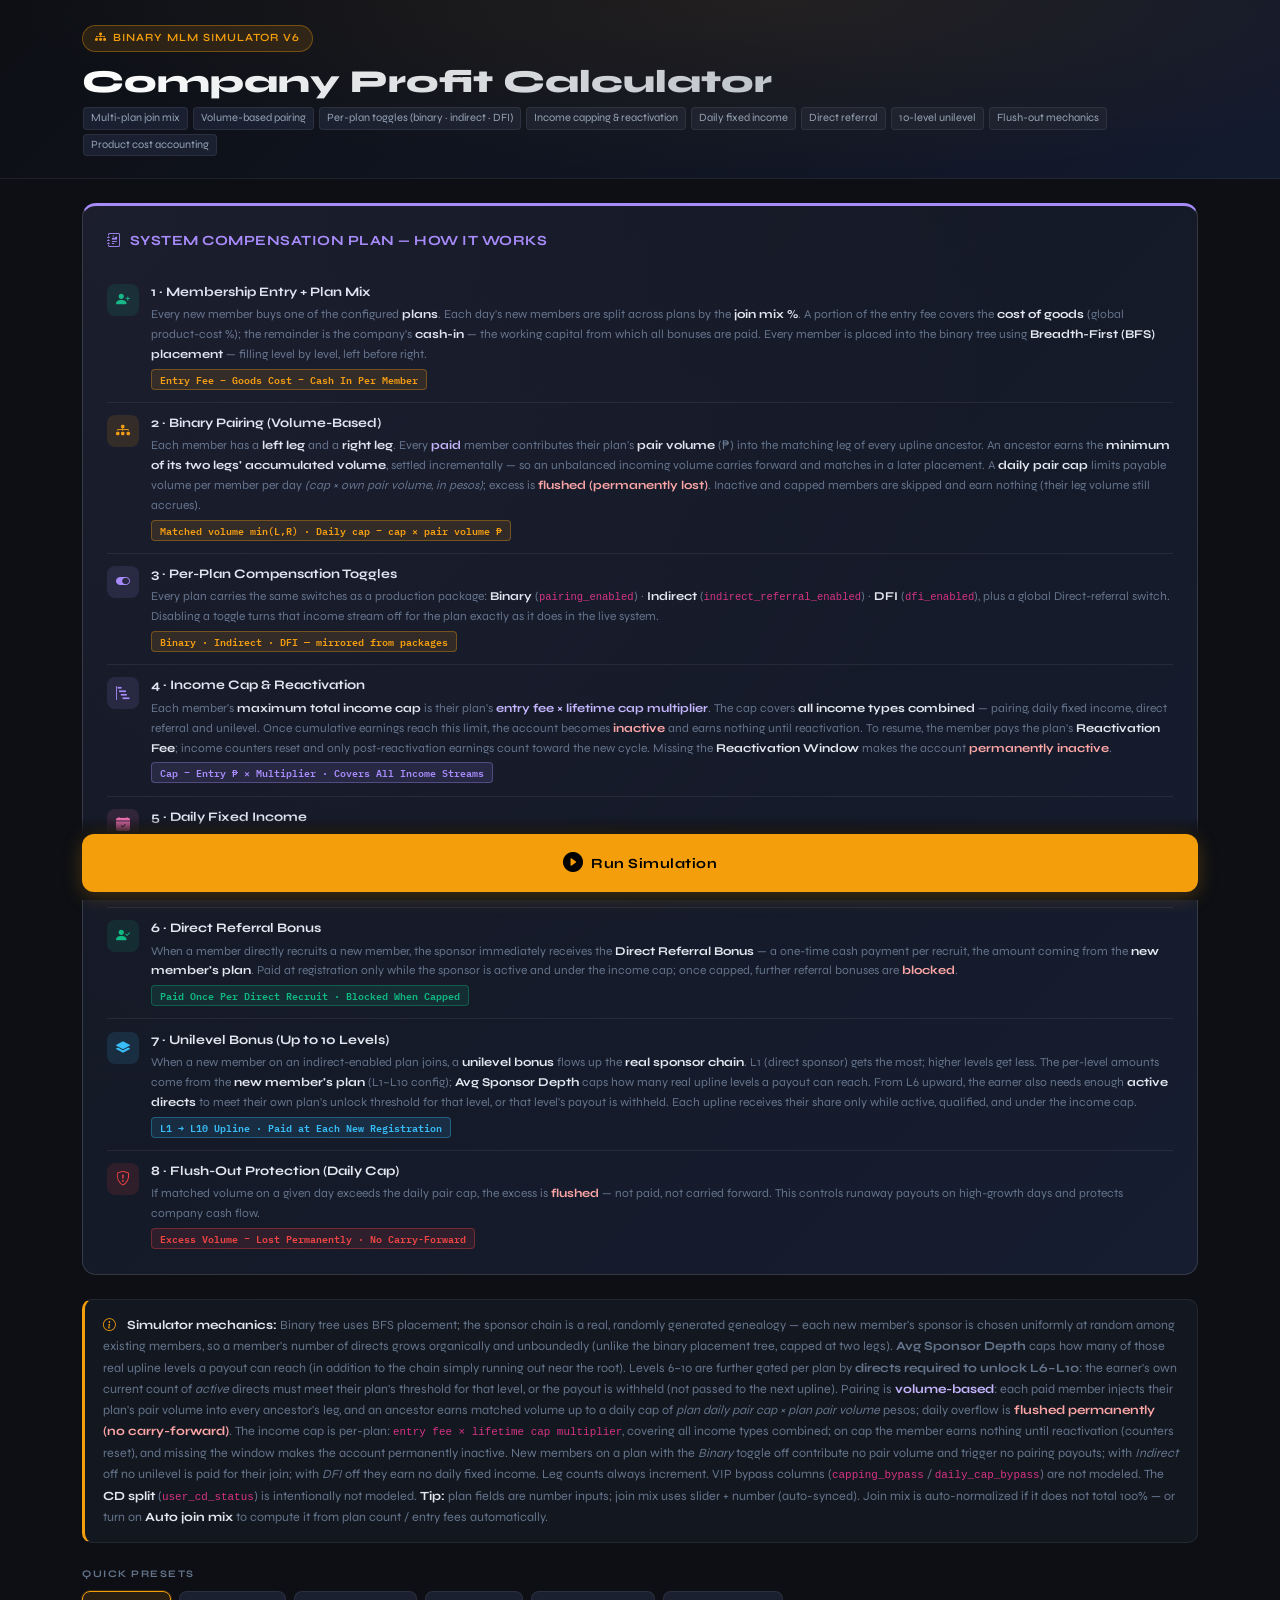
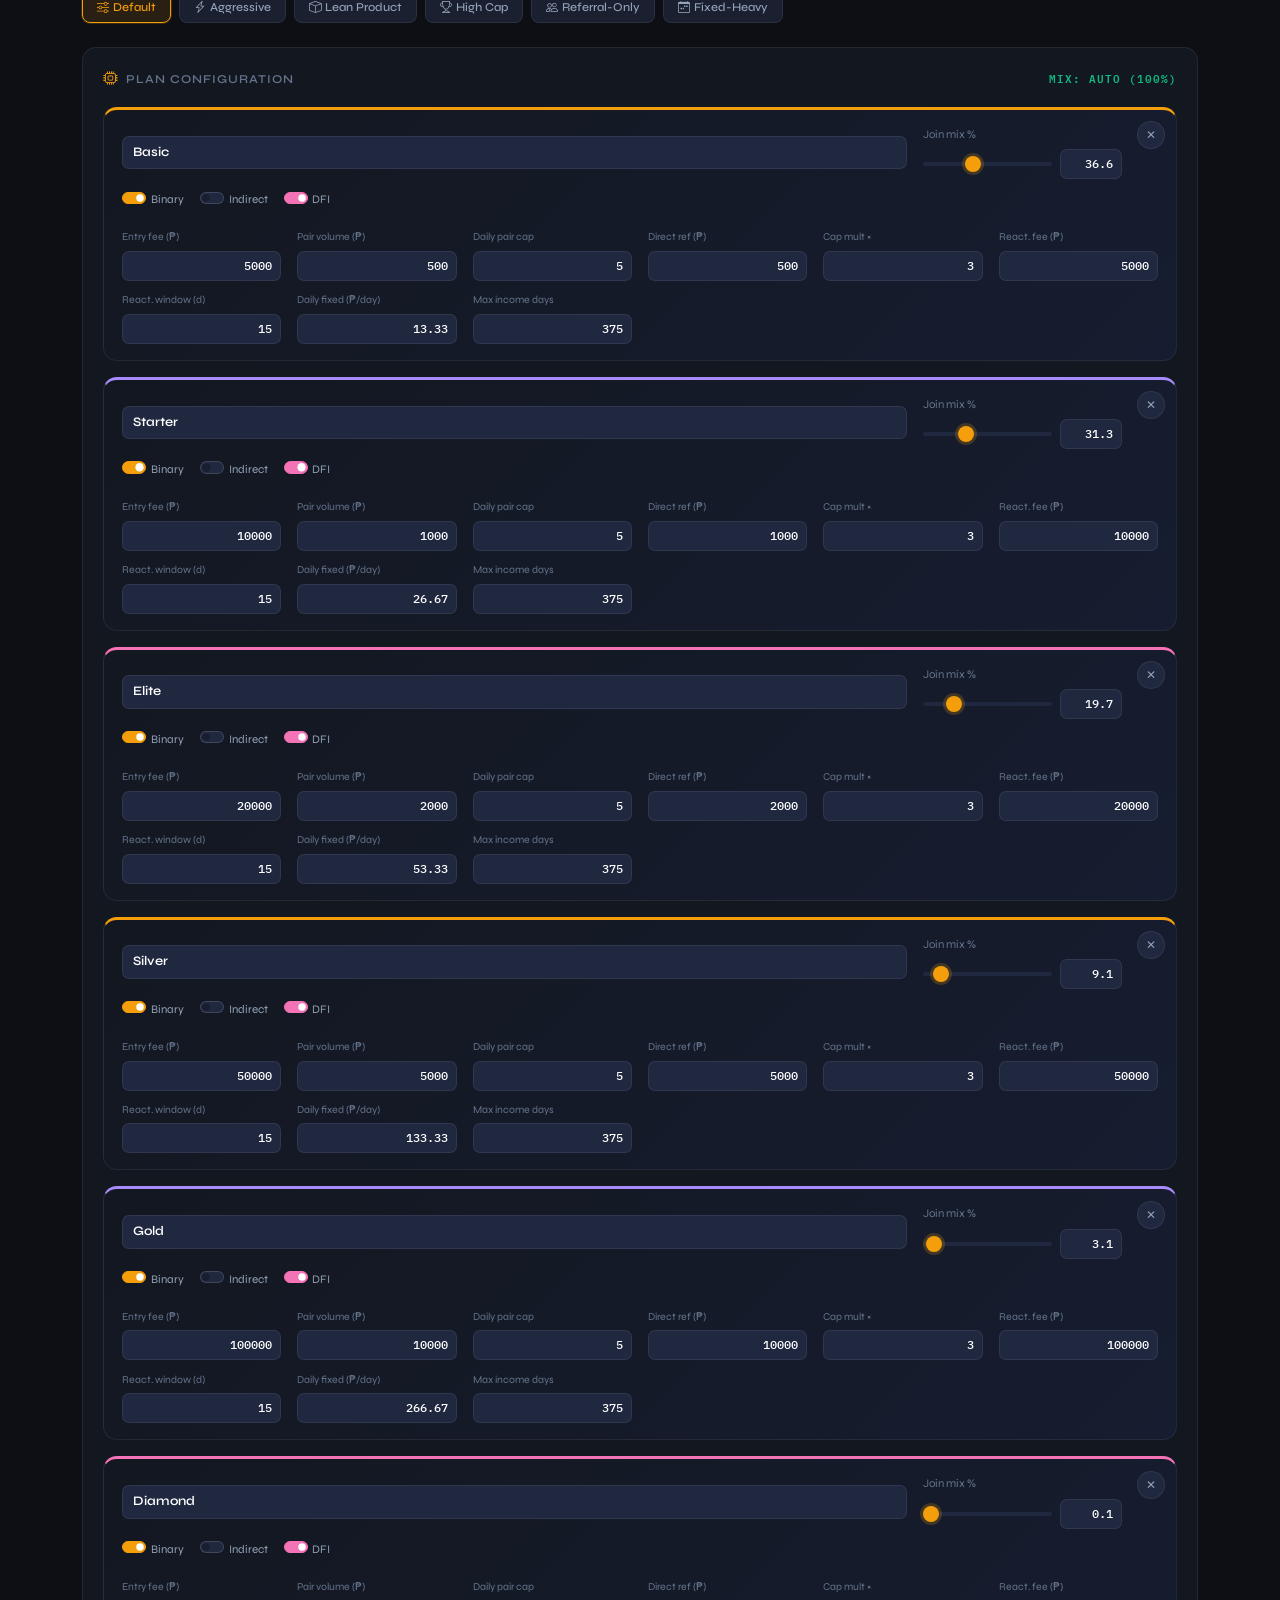
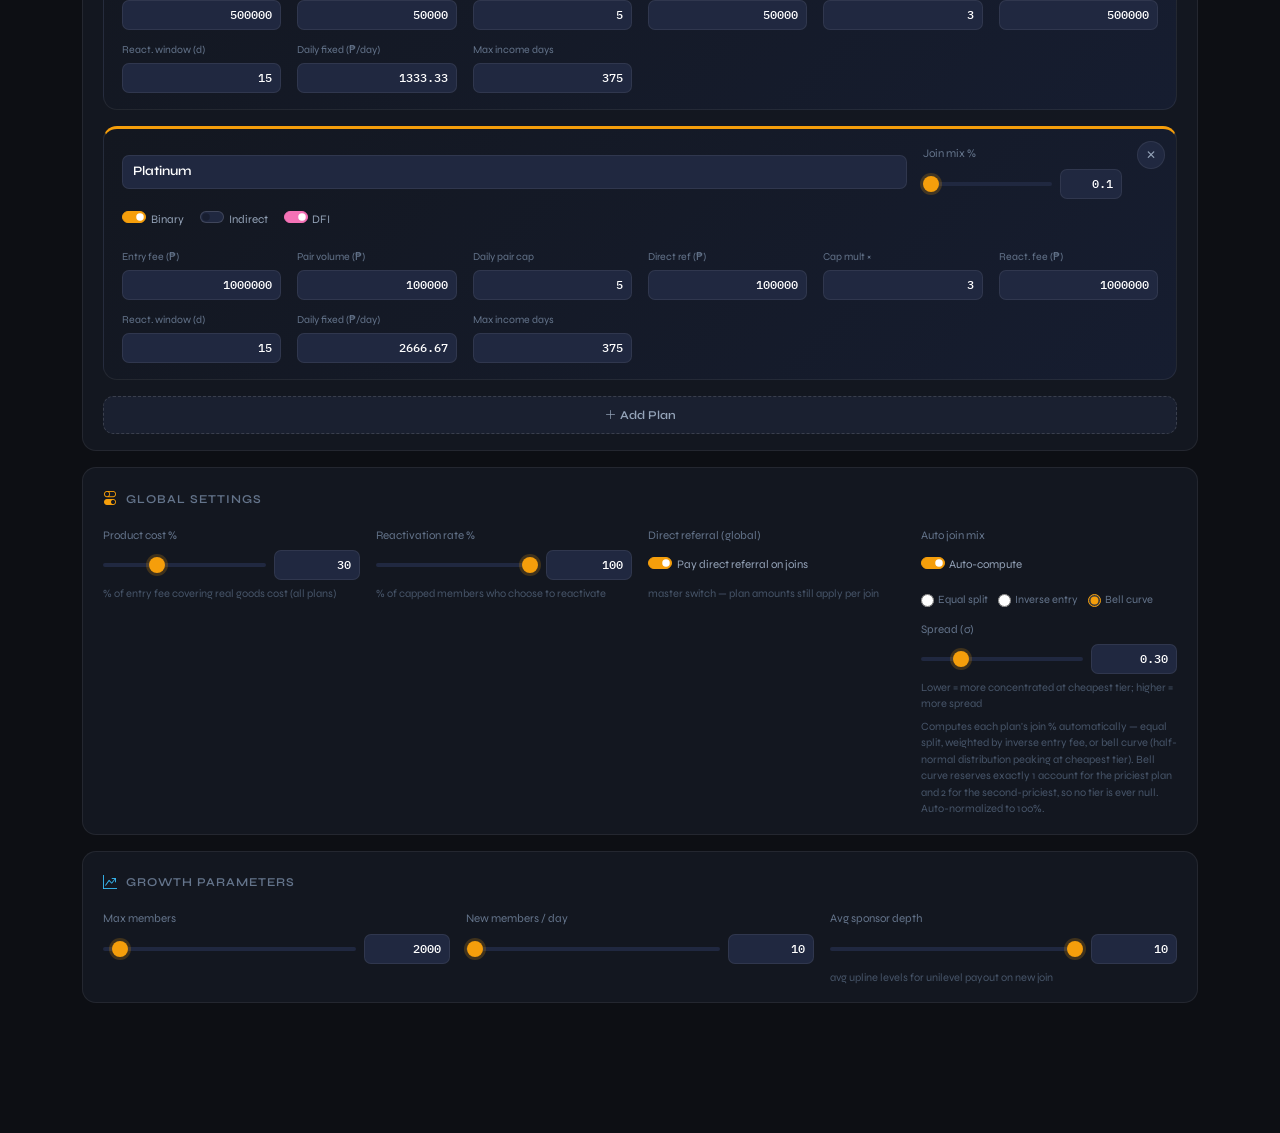
<file: sim/altas-sim-2.html>
<!doctype html>
<html lang="en">

<head>
  <meta charset="UTF-8" />
  <meta name="viewport" content="width=device-width, initial-scale=1.0" />
  <title>Binary MLM Simulator v6</title>
  <link
    href="https://cdn.jsdelivr.net/npm/bootstrap@5.3.3/dist/css/bootstrap.min.css"
    rel="stylesheet" />
  <link
    href="https://cdn.jsdelivr.net/npm/bootstrap-icons@1.11.3/font/bootstrap-icons.min.css"
    rel="stylesheet" />
  <link
    href="https://fonts.googleapis.com/css2?family=IBM+Plex+Mono:wght@400;500;600&family=Syne:wght@400;500;600;700;800&display=swap"
    rel="stylesheet" />
  <style>
    :root {
      --bs-body-bg: #0d0f14;
      --bs-body-color: #e2e8f0;
      --surface-1: #131720;
      --surface-2: #1a2030;
      --surface-3: #202840;
      --border-col: rgba(255, 255, 255, 0.07);
      --border-bright: rgba(255, 255, 255, 0.14);
      --accent: #f59e0b;
      --accent-dim: rgba(245, 158, 11, 0.12);
      --accent-border: rgba(245, 158, 11, 0.35);
      --success: #10b981;
      --success-dim: rgba(16, 185, 129, 0.12);
      --success-border: rgba(16, 185, 129, 0.35);
      --danger: #ef4444;
      --danger-dim: rgba(239, 68, 68, 0.12);
      --info: #38bdf8;
      --info-dim: rgba(56, 189, 248, 0.12);
      --purple: #a78bfa;
      --purple-dim: rgba(167, 139, 250, 0.12);
      --purple-border: rgba(167, 139, 250, 0.35);
      --pink: #f472b6;
      --pink-dim: rgba(244, 114, 182, 0.12);
      --pink-border: rgba(244, 114, 182, 0.35);
      --muted: #64748b;
      --font-display: "Syne", sans-serif;
      --font-mono: "IBM Plex Mono", monospace;
    }

    * {
      box-sizing: border-box;
    }

    body {
      background: var(--bs-body-bg);
      color: var(--bs-body-color);
      font-family: var(--font-display);
      min-height: 100vh;
    }

    /* ─── HEADER ─── */
    .app-header {
      background: linear-gradient(135deg, #0d0f14 0%, #131a2e 100%);
      border-bottom: 1px solid var(--border-col);
      padding: 1.5rem 0 1.25rem;
      position: relative;
      overflow: hidden;
    }

    .app-header::before {
      content: "";
      position: absolute;
      inset: 0;
      background: radial-gradient(ellipse at 60% 0%,
          rgba(245, 158, 11, 0.08) 0%,
          transparent 70%);
      pointer-events: none;
    }

    .app-badge {
      display: inline-flex;
      align-items: center;
      gap: 6px;
      background: var(--accent-dim);
      border: 1px solid var(--accent-border);
      color: var(--accent);
      font-size: 11px;
      font-weight: 600;
      letter-spacing: 1px;
      text-transform: uppercase;
      padding: 4px 12px;
      border-radius: 20px;
      margin-bottom: 0.75rem;
    }

    .app-title {
      font-size: clamp(1.4rem, 4vw, 2rem);
      font-weight: 800;
      line-height: 1.1;
      margin-bottom: 0.4rem;
      background: linear-gradient(135deg, #fff 0%, #94a3b8 100%);
      -webkit-background-clip: text;
      -webkit-text-fill-color: transparent;
      background-clip: text;
    }

    .app-subtitle {
      font-size: 13px;
      color: var(--muted);
      line-height: 1.7;
    }

    .app-subtitle .tag {
      display: inline-block;
      background: var(--surface-2);
      border: 1px solid var(--border-col);
      border-radius: 4px;
      padding: 1px 7px;
      font-size: 11px;
      margin: 2px 1px;
      color: #94a3b8;
    }

    /* ─── COMP PLAN ─── */
    .comp-plan-card {
      background: linear-gradient(135deg, var(--surface-1) 0%, #161d30 100%);
      border: 1px solid var(--border-bright);
      border-top: 3px solid var(--purple);
      border-radius: 14px;
      padding: 1.5rem;
      position: relative;
      overflow: hidden;
    }

    .comp-plan-card::before {
      content: "";
      position: absolute;
      inset: 0;
      background: radial-gradient(ellipse at 0% 0%,
          rgba(167, 139, 250, 0.06) 0%,
          transparent 60%);
      pointer-events: none;
    }

    .comp-plan-title {
      font-size: 14px;
      font-weight: 700;
      color: var(--purple);
      letter-spacing: 0.5px;
      text-transform: uppercase;
      margin-bottom: 1.25rem;
      display: flex;
      align-items: center;
      gap: 8px;
    }

    .comp-row {
      display: flex;
      gap: 0.75rem;
      align-items: flex-start;
      padding: 0.7rem 0;
      border-bottom: 1px solid var(--border-col);
    }

    .comp-row:last-child {
      border-bottom: none;
      padding-bottom: 0;
    }

    .comp-icon {
      flex: 0 0 32px;
      height: 32px;
      border-radius: 8px;
      display: flex;
      align-items: center;
      justify-content: center;
      font-size: 14px;
      margin-top: 1px;
    }

    .comp-icon.green {
      background: var(--success-dim);
      color: var(--success);
    }

    .comp-icon.amber {
      background: var(--accent-dim);
      color: var(--accent);
    }

    .comp-icon.blue {
      background: var(--info-dim);
      color: var(--info);
    }

    .comp-icon.purple {
      background: var(--purple-dim);
      color: var(--purple);
    }

    .comp-icon.pink {
      background: var(--pink-dim);
      color: var(--pink);
    }

    .comp-icon.red {
      background: var(--danger-dim);
      color: var(--danger);
    }

    .comp-body {
      flex: 1;
    }

    .comp-name {
      font-size: 13px;
      font-weight: 700;
      color: #e2e8f0;
      margin-bottom: 3px;
    }

    .comp-desc {
      font-size: 12px;
      color: var(--muted);
      line-height: 1.65;
    }

    .comp-badge {
      display: inline-block;
      font-size: 10px;
      font-weight: 600;
      padding: 2px 8px;
      border-radius: 4px;
      margin-top: 4px;
      font-family: var(--font-mono);
    }

    .comp-badge.green {
      background: var(--success-dim);
      color: var(--success);
      border: 1px solid var(--success-border);
    }

    .comp-badge.amber {
      background: var(--accent-dim);
      color: var(--accent);
      border: 1px solid var(--accent-border);
    }

    .comp-badge.purple {
      background: var(--purple-dim);
      color: var(--purple);
      border: 1px solid var(--purple-border);
    }

    .comp-badge.red {
      background: var(--danger-dim);
      color: var(--danger);
      border: 1px solid rgba(239, 68, 68, 0.35);
    }

    /* ─── NOTE BOX ─── */
    .note-box {
      background: var(--surface-1);
      border: 1px solid var(--border-col);
      border-left: 3px solid var(--accent);
      border-radius: 10px;
      padding: 0.875rem 1.125rem;
      font-size: 12.5px;
      color: var(--muted);
      line-height: 1.7;
    }

    /* ─── SECTION LABEL ─── */
    .sec-label {
      font-size: 10px;
      font-weight: 700;
      color: var(--muted);
      letter-spacing: 1.5px;
      text-transform: uppercase;
      margin-bottom: 0.6rem;
    }

    /* ─── PRESET BUTTONS ─── */
    .preset-row {
      display: flex;
      gap: 8px;
      flex-wrap: wrap;
    }

    .preset-btn {
      background: var(--surface-2);
      border: 1px solid var(--border-col);
      border-radius: 8px;
      color: #94a3b8;
      font-size: 12px;
      font-family: var(--font-display);
      font-weight: 500;
      padding: 6px 14px;
      cursor: pointer;
      transition: all 0.15s;
      white-space: nowrap;
    }

    .preset-btn:hover {
      border-color: var(--accent-border);
      color: var(--accent);
      background: var(--accent-dim);
    }

    .preset-btn.on {
      border-color: var(--accent);
      color: var(--accent);
      background: var(--accent-dim);
      box-shadow: 0 0 0 1px rgba(245, 158, 11, 0.2);
    }

    /* ─── SIM CARDS ─── */
    .sim-card {
      background: var(--surface-1);
      border: 1px solid var(--border-col);
      border-radius: 14px;
      padding: 1.25rem 1.25rem 1rem;
    }

    .card-heading {
      font-size: 12px;
      font-weight: 600;
      color: var(--muted);
      text-transform: uppercase;
      letter-spacing: 1px;
      margin-bottom: 1.1rem;
      display: flex;
      align-items: center;
      gap: 8px;
    }

    .card-heading i {
      font-size: 14px;
      color: var(--accent);
    }

    .card-heading i.purple {
      color: var(--purple);
    }

    .card-heading i.pink {
      color: var(--pink);
    }

    .card-heading i.info {
      color: var(--info);
    }

    /* ─── SLIDER + INPUT CONTROL ─── */
    .si {
      display: flex;
      flex-direction: column;
      gap: 4px;
    }

    .si-label {
      font-size: 11.5px;
      color: var(--muted);
      margin-bottom: 2px;
    }

    .si-hint {
      font-size: 11px;
      color: #475569;
      line-height: 1.5;
      margin-top: 2px;
    }

    .ctrl-row {
      display: flex;
      align-items: center;
      gap: 8px;
    }

    .ctrl-row input[type="range"] {
      flex: 1;
      min-width: 0;
    }

    /* Number input */
    .num-input {
      width: 86px;
      flex-shrink: 0;
      background: var(--surface-3);
      border: 1px solid var(--border-col);
      border-radius: 7px;
      color: #fff;
      font-family: var(--font-mono);
      font-size: 12px;
      font-weight: 500;
      padding: 5px 8px;
      text-align: right;
      outline: none;
      transition: border-color 0.15s;
      -moz-appearance: textfield;
    }

    .num-input::-webkit-outer-spin-button,
    .num-input::-webkit-inner-spin-button {
      -webkit-appearance: none;
      margin: 0;
    }

    .num-input:focus {
      border-color: var(--accent-border);
      background: var(--surface-2);
    }

    .num-input.sm {
      width: 68px;
    }

    .num-input.mix-num {
      width: 62px;
    }

    /* Range inputs */
    input[type="range"] {
      -webkit-appearance: none;
      appearance: none;
      width: 100%;
      height: 4px;
      background: var(--surface-3);
      border-radius: 2px;
      outline: none;
      cursor: pointer;
    }

    input[type="range"]::-webkit-slider-thumb {
      -webkit-appearance: none;
      appearance: none;
      width: 16px;
      height: 16px;
      border-radius: 50%;
      background: var(--accent);
      box-shadow: 0 0 0 3px rgba(245, 158, 11, 0.2);
      transition: box-shadow 0.15s;
    }

    input[type="range"]:hover::-webkit-slider-thumb {
      box-shadow: 0 0 0 5px rgba(245, 158, 11, 0.25);
    }

    input[type="range"]::-moz-range-thumb {
      width: 16px;
      height: 16px;
      border: none;
      border-radius: 50%;
      background: var(--accent);
      box-shadow: 0 0 0 3px rgba(245, 158, 11, 0.2);
    }

    /* ─── PLAN EDITOR ─── */
    .plan-card {
      background: linear-gradient(135deg, var(--surface-1) 0%, #161d30 100%);
      border: 1px solid var(--border-col);
      border-radius: 14px;
      padding: 1rem 1.125rem;
      margin-bottom: 1rem;
      position: relative;
    }

    .plan-card.plan-a {
      border-top: 3px solid var(--accent);
    }

    .plan-card.plan-b {
      border-top: 3px solid var(--purple);
    }

    .plan-card.plan-c {
      border-top: 3px solid var(--pink);
    }

    .plan-card-head {
      display: flex;
      flex-wrap: wrap;
      gap: 0.75rem 1rem;
      align-items: center;
      margin-bottom: 0.875rem;
      padding-right: 2.25rem;
    }

    .plan-flags {
      display: flex;
      flex-wrap: wrap;
      gap: 0.375rem 1rem;
      align-items: center;
      flex: 1 1 100%;
      order: 30;
    }

    .plan-name {
      flex: 1;
      min-width: 130px;
      background: var(--surface-3);
      border: 1px solid var(--border-col);
      border-radius: 7px;
      color: #fff;
      font-family: var(--font-display);
      font-size: 13px;
      font-weight: 600;
      padding: 6px 10px;
      outline: none;
    }

    .plan-name:focus {
      border-color: var(--accent-border);
    }

    .plan-mix {
      display: flex;
      flex-direction: column;
      gap: 4px;
      min-width: 170px;
    }

    .plan-switch {
      margin-bottom: 0 !important;
      font-size: 11.5px;
      color: #94a3b8;
      white-space: nowrap;
      user-select: none;
    }

    .plan-switch .form-check-input {
      width: 2.1em;
      height: 1.05em;
      margin-top: 0.05em;
      cursor: pointer;
      background-color: var(--surface-3);
      border-color: var(--border-bright);
    }

    .plan-switch .form-check-input:checked {
      background-color: var(--accent);
      border-color: var(--accent);
    }

    .plan-switch.indirect .form-check-input:checked {
      background-color: var(--purple);
      border-color: var(--purple);
    }

    .plan-switch.dfi .form-check-input:checked {
      background-color: var(--pink);
      border-color: var(--pink);
    }

    .auto-rule {
      display: flex;
      flex-wrap: wrap;
      gap: 10px;
      margin-top: 8px;
      font-size: 11px;
      color: var(--muted);
    }

    .auto-rule-opt {
      display: inline-flex;
      align-items: center;
      gap: 4px;
      cursor: pointer;
      user-select: none;
    }

    .auto-rule-opt input {
      accent-color: var(--accent);
      cursor: pointer;
      margin: 0;
    }

    .btn-rm {
      position: absolute;
      top: 0.7rem;
      right: 0.7rem;
      width: 28px;
      height: 28px;
      border-radius: 50%;
      border: 1px solid var(--border-col);
      background: var(--surface-3);
      color: #94a3b8;
      font-size: 12px;
      line-height: 1;
      cursor: pointer;
      display: flex;
      align-items: center;
      justify-content: center;
      transition: background 0.15s, color 0.15s, border-color 0.15s;
      z-index: 2;
    }

    .btn-rm:hover {
      background: var(--danger-dim);
      color: var(--danger);
      border-color: rgba(239, 68, 68, 0.4);
    }

    .plan-grid {
      display: grid;
      grid-template-columns: repeat(auto-fill, minmax(140px, 1fr));
      gap: 0.7rem 1rem;
      align-items: end;
    }

    .plan-grid .si-label {
      font-size: 10.5px;
    }

    .plan-grid .num-input {
      width: 100%;
    }

    .hidden-field {
      display: none !important;
    }

    .plv-row {
      margin-top: 0.875rem;
      padding-top: 0.75rem;
      border-top: 1px solid var(--border-col);
      display: flex;
      flex-direction: column;
      gap: 8px;
    }

    .plv-grid {
      display: flex;
      flex-wrap: wrap;
      max-width: none;
    }

    .plv-grid .plv {
      display: flex;
      flex-direction: column;
      gap: 3px;
      font-size: 10px;
      color: var(--muted);
      font-family: var(--font-mono);
      flex: 1 1 6rem;
      max-width: calc(100% - 1rem);
      margin: 0.5rem;
      background: var(--surface-2);
      border: 1px solid var(--border-col);
      border-radius: 10px;
      padding: 0.45rem 0.6rem;
    }

    .plv-grid .num-input {
      width: 100%;
    }

    .plv-label {
      font-size: 10.5px;
      color: var(--muted);
    }

    .plan-mix-total {
      font-size: 11px;
      font-family: var(--font-mono);
      color: var(--muted);
    }

    .plan-mix-total.ok {
      color: var(--success);
    }

    .plan-mix-total.bad {
      color: var(--danger);
    }

    .btn-plan-add {
      width: 100%;
      padding: 9px;
      background: var(--surface-2);
      border: 1px dashed var(--border-bright);
      border-radius: 10px;
      color: #94a3b8;
      font-size: 12px;
      font-weight: 600;
      font-family: var(--font-display);
      cursor: pointer;
      transition: all 0.15s;
    }

    .btn-plan-add:hover {
      border-color: var(--accent-border);
      color: var(--accent);
      background: var(--accent-dim);
    }

    /* ─── RUN BUTTON ─── */
    .btn-run {
      width: 100%;
      padding: 14px;
      background: var(--accent);
      color: #000;
      font-size: 14px;
      font-weight: 700;
      font-family: var(--font-display);
      letter-spacing: 0.5px;
      border: none;
      border-radius: 12px;
      cursor: pointer;
      display: flex;
      align-items: center;
      justify-content: center;
      gap: 8px;
      transition: all 0.2s;
      box-shadow: 0 4px 20px rgba(245, 158, 11, 0.25);
    }

    .btn-run:hover {
      background: #fbbf24;
      box-shadow: 0 6px 28px rgba(245, 158, 11, 0.4);
      transform: translateY(-1px);
    }

    .btn-run:active {
      transform: translateY(0);
    }

    /* ─── PROGRESS ─── */
    .prog {
      height: 3px;
      background: var(--surface-3);
      border-radius: 2px;
      overflow: hidden;
      display: none;
    }

    .prog-bar {
      height: 100%;
      width: 0;
      background: linear-gradient(90deg, var(--accent), #fbbf24);
      border-radius: 2px;
      transition: width 0.3s ease;
    }

    /* ─── RESULTS ─── */
    #results {
      display: none;
    }

    .hero-card {
      background: linear-gradient(135deg,
          var(--surface-1) 0%,
          var(--surface-2) 100%);
      border: 1px solid var(--border-bright);
      border-top: 3px solid var(--success);
      border-radius: 16px;
      padding: 2rem 1.5rem;
      text-align: center;
      position: relative;
      overflow: hidden;
    }

    .hero-card::before {
      content: "";
      position: absolute;
      inset: 0;
      background: radial-gradient(ellipse at 50% 0%,
          rgba(16, 185, 129, 0.07) 0%,
          transparent 70%);
      pointer-events: none;
    }

    .hero-label {
      font-size: 11px;
      font-weight: 700;
      letter-spacing: 1.5px;
      text-transform: uppercase;
      color: var(--muted);
      margin-bottom: 0.75rem;
    }

    .hero-val {
      font-size: clamp(2rem, 6vw, 3rem);
      font-weight: 700;
      font-family: var(--font-mono);
      line-height: 1;
      margin-bottom: 0.6rem;
    }

    .hero-sub {
      font-size: 12px;
      color: var(--muted);
      line-height: 1.7;
    }

    .alert-sim {
      border-radius: 12px;
      padding: 1rem 1.125rem;
      border: 1px solid;
      display: none;
    }

    .alert-sim.danger {
      background: var(--danger-dim);
      border-color: rgba(239, 68, 68, 0.3);
    }

    .alert-sim.warn {
      background: var(--accent-dim);
      border-color: var(--accent-border);
    }

    .alert-sim .alert-icon {
      font-size: 18px;
    }

    .alert-sim .alert-msg {
      font-size: 13px;
      font-weight: 500;
      line-height: 1.5;
    }

    .alert-sim.danger .alert-icon,
    .alert-sim.danger .alert-msg {
      color: #fca5a5;
    }

    .alert-sim.warn .alert-icon,
    .alert-sim.warn .alert-msg {
      color: var(--accent);
    }

    .mc {
      background: var(--surface-1);
      border: 1px solid var(--border-col);
      border-radius: 12px;
      padding: 1rem;
      position: relative;
      overflow: hidden;
      transition: border-color 0.15s;
    }

    .mc:hover {
      border-color: var(--border-bright);
    }

    .mc::after {
      content: "";
      position: absolute;
      top: 0;
      left: 0;
      right: 0;
      height: 2px;
      border-radius: 2px 2px 0 0;
    }

    .mc.a::after {
      background: var(--success);
    }

    .mc.b::after {
      background: var(--danger);
    }

    .mc.c::after {
      background: var(--info);
    }

    .mc.d::after {
      background: var(--accent);
    }

    .mc.e::after {
      background: var(--muted);
    }

    .mc.p::after {
      background: var(--purple);
    }

    .mc.pk::after {
      background: var(--pink);
    }

    .mc .ml {
      font-size: 11px;
      color: var(--muted);
      margin-bottom: 6px;
      font-weight: 500;
    }

    .mc .mv {
      font-size: clamp(16px, 3vw, 20px);
      font-weight: 700;
      font-family: var(--font-mono);
      line-height: 1;
    }

    .mc .ms {
      font-size: 11px;
      color: var(--muted);
      margin-top: 4px;
      line-height: 1.4;
    }

    .mc.a .mv {
      color: var(--success);
    }

    .mc.b .mv {
      color: var(--danger);
    }

    .mc.c .mv {
      color: var(--info);
    }

    .mc.d .mv {
      color: var(--accent);
    }

    .mc.p .mv {
      color: var(--purple);
    }

    .mc.pk .mv {
      color: var(--pink);
    }

    .flow-strip {
      display: flex;
      gap: 0;
      overflow-x: auto;
      padding-bottom: 4px;
      scrollbar-width: thin;
      scrollbar-color: var(--surface-3) transparent;
    }

    .flow-strip::-webkit-scrollbar {
      height: 4px;
    }

    .flow-strip::-webkit-scrollbar-thumb {
      background: var(--surface-3);
      border-radius: 2px;
    }

    .flow-item {
      flex: 0 0 auto;
      min-width: 120px;
      background: var(--surface-2);
      border: 1px solid var(--border-col);
      border-radius: 10px;
      padding: 0.75rem;
      text-align: center;
      position: relative;
      margin-right: 4px;
    }

    .flow-item+.flow-item::before {
      content: "→";
      position: absolute;
      left: -12px;
      top: 50%;
      transform: translateY(-50%);
      color: var(--muted);
      font-size: 11px;
    }

    .flow-label {
      font-size: 10px;
      color: var(--muted);
      line-height: 1.4;
      margin-bottom: 4px;
    }

    .flow-val {
      font-size: 13px;
      font-weight: 700;
      font-family: var(--font-mono);
    }

    .flow-caption {
      font-size: 11.5px;
      color: var(--muted);
      font-family: var(--font-mono);
      margin-top: 0.5rem;
      line-height: 1.6;
    }

    .pkg-card {
      flex: 1 1 18rem;
      max-width: 100%;
      background: var(--surface-2);
      border: 1px solid var(--border-col);
      color: inherit;
      font-family: inherit;
    }

    .fc-chip {
      background: var(--surface-2);
      border: 1px solid var(--border-col);
      border-radius: 10px;
      padding: 0.7rem 0.8rem;
    }

    .fc-head {
      display: flex;
      align-items: center;
      justify-content: space-between;
      gap: 8px;
      margin-bottom: 6px;
    }

    .fc-name {
      font-weight: 700;
      font-size: 13px;
      color: #fff;
    }

    .fc-mix {
      font-size: 10px;
      font-weight: 600;
      color: var(--muted);
      background: var(--surface-3);
      border: 1px solid var(--border-col);
      padding: 2px 7px;
      border-radius: 999px;
      white-space: nowrap;
    }

    .fc-row {
      display: flex;
      justify-content: space-between;
      align-items: center;
      gap: 8px;
      font-size: 11.5px;
      line-height: 2;
    }

    .fc-row span {
      color: var(--muted);
    }

    .fc-row b {
      font-family: var(--font-mono);
      font-weight: 600;
      color: #e2e8f0;
      text-align: right;
    }

    .fc-flags {
      display: flex;
      flex-wrap: wrap;
      gap: 4px;
      margin-top: 6px;
      padding-top: 7px;
      border-top: 1px dashed var(--border-col);
    }

    .fc-flag {
      font-size: 10px;
      font-weight: 600;
      padding: 2px 7px;
      border-radius: 999px;
      white-space: nowrap;
    }

    .fc-flag.on {
      background: rgba(16, 185, 129, 0.14);
      color: var(--success);
      border: 1px solid rgba(16, 185, 129, 0.35);
    }

    .fc-flag.off {
      background: var(--surface-3);
      color: var(--muted);
      border: 1px solid var(--border-col);
    }

    .hero-stats {
      display: grid;
      grid-template-columns: repeat(auto-fit, minmax(150px, 1fr));
      gap: 10px;
    }

    .hs-item {
      background: var(--surface-1);
      border: 1px solid var(--border-col);
      border-radius: 12px;
      padding: 0.95rem 1rem;
      text-align: center;
    }

    .hs-lbl {
      font-size: 10px;
      font-weight: 600;
      letter-spacing: 0.8px;
      text-transform: uppercase;
      color: var(--muted);
      margin-bottom: 7px;
    }

    .hs-val {
      font-size: clamp(20px, 3vw, 28px);
      font-weight: 700;
      font-family: var(--font-mono);
      line-height: 1;
    }

    .hs-val.white {
      color: #fff;
    }

    .hs-val.green {
      color: var(--success);
    }

    .hs-val.amber {
      color: var(--accent);
    }

    .hs-val.info {
      color: var(--info);
    }

    .hs-val.slate {
      color: #94a3b8;
    }

    .hs-sub {
      font-size: 10.5px;
      color: var(--muted);
      margin-top: 6px;
      line-height: 1.4;
    }

    .total-row td {
      border-top: 2px solid var(--border-bright);
      font-weight: 700;
      color: #fff;
      background: rgba(245, 158, 11, 0.07);
    }

    .sim-divider {
      height: 1px;
      background: var(--border-col);
      margin: 1.5rem 0;
    }

    .tbl-wrap {
      overflow-x: auto;
      -webkit-overflow-scrolling: touch;
    }

    .tbl-wrap::-webkit-scrollbar {
      height: 4px;
    }

    .tbl-wrap::-webkit-scrollbar-thumb {
      background: var(--surface-3);
      border-radius: 2px;
    }

    table {
      width: 100%;
      border-collapse: collapse;
      font-size: 12px;
      min-width: 1050px;
      font-family: var(--font-mono);
    }

    table.compact {
      min-width: 860px;
    }

    thead th {
      background: var(--surface-2);
      padding: 10px 10px;
      text-align: right;
      font-size: 9.5px;
      font-weight: 700;
      font-family: var(--font-display);
      color: var(--muted);
      letter-spacing: 0.4px;
      text-transform: uppercase;
      border-bottom: 1px solid var(--border-col);
      white-space: nowrap;
    }

    thead th:first-child {
      text-align: center;
    }

    tbody td {
      padding: 8px 10px;
      text-align: right;
      border-bottom: 1px solid var(--border-col);
      white-space: nowrap;
      color: #cbd5e1;
      transition: background 0.1s;
    }

    tbody td:first-child {
      text-align: center;
      color: var(--muted);
      font-size: 11px;
    }

    tbody td.left-td {
      text-align: left;
    }

    tbody tr:last-child td {
      border-bottom: none;
    }

    tbody tr:hover td {
      background: var(--surface-2);
    }

    .tg {
      color: var(--success) !important;
    }

    .tr {
      color: var(--danger) !important;
    }

    .tw {
      color: var(--accent) !important;
    }

    .ti {
      color: var(--info) !important;
    }

    .tp {
      color: var(--purple) !important;
    }

    .tpk {
      color: var(--pink) !important;
    }

    .pager {
      display: flex;
      gap: 8px;
      align-items: center;
      padding: 0.875rem 1rem;
      border-top: 1px solid var(--border-col);
      background: var(--surface-2);
      border-radius: 0 0 14px 14px;
    }

    .pager button {
      background: var(--surface-1);
      border: 1px solid var(--border-col);
      border-radius: 8px;
      color: #94a3b8;
      font-size: 13px;
      padding: 6px 14px;
      cursor: pointer;
      transition: all 0.15s;
      font-family: var(--font-display);
    }

    .pager button:hover {
      border-color: var(--accent-border);
      color: var(--accent);
    }

    .pager span {
      font-size: 12px;
      color: var(--muted);
      flex: 1;
      text-align: center;
      font-family: var(--font-mono);
    }

    .run-sticky {
      position: sticky;
      bottom: 0;
      z-index: 50;
      background: linear-gradient(to top, var(--bs-body-bg) 80%, transparent);
      padding: 1rem 0 0.5rem;
    }

    .section-divider {
      display: flex;
      align-items: center;
      gap: 12px;
      margin: 2rem 0 1.25rem;
    }

    .section-divider .sd-line {
      flex: 1;
      height: 1px;
      background: var(--border-col);
    }

    .section-divider .sd-label {
      font-size: 10px;
      font-weight: 700;
      letter-spacing: 1.5px;
      text-transform: uppercase;
      color: var(--muted);
      white-space: nowrap;
    }

    @media (max-width: 576px) {
      .app-header {
        padding: 1.25rem 0 1rem;
      }

      .sim-card {
        padding: 1rem;
      }

      .hero-card {
        padding: 1.5rem 1rem;
      }

      .comp-plan-card {
        padding: 1rem;
      }

      .plv-grid .plv {
        flex: 1 0 100%;
      }

      .pkg-card {
        flex: 1 0 100%;
        max-width: none;
      }
    }
  </style>
</head>

<body>
  <!-- ═══ HEADER ═══ -->
  <div class="app-header">
    <div class="container">
      <div class="app-badge">
        <i class="bi bi-diagram-3-fill"></i> Binary MLM Simulator v6
      </div>
      <div class="app-title">Company Profit Calculator</div>
      <div class="app-subtitle">
        <span class="tag">Multi-plan join mix</span>
        <span class="tag">Volume-based pairing</span>
        <span class="tag">Per-plan toggles (binary · indirect · DFI)</span>
        <span class="tag">Income capping &amp; reactivation</span>
        <span class="tag">Daily fixed income</span>
        <span class="tag">Direct referral</span>
        <span class="tag">10-level unilevel</span>
        <span class="tag">Flush-out mechanics</span>
        <span class="tag">Product cost accounting</span>
      </div>
    </div>
  </div>

  <div class="container py-4">
    <!-- ══════════ COMPENSATION PLAN ══════════ -->
    <div class="comp-plan-card mb-4">
      <div class="comp-plan-title">
        <i class="bi bi-journal-richtext"></i> System Compensation Plan — How
        It Works
      </div>
      <div class="comp-row">
        <div class="comp-icon green">
          <i class="bi bi-person-plus-fill"></i>
        </div>
        <div class="comp-body">
          <div class="comp-name">1 · Membership Entry + Plan Mix</div>
          <div class="comp-desc">
            Every new member buys one of the configured
            <strong style="color: #e2e8f0">plans</strong>. Each day's new
            members are split across plans by the
            <strong style="color: #e2e8f0">join mix %</strong>. A portion of
            the entry fee covers the
            <strong style="color: #e2e8f0">cost of goods</strong> (global
            product-cost %); the remainder is the company's
            <strong style="color: #e2e8f0">cash-in</strong> — the working
            capital from which all bonuses are paid. Every member is placed
            into the binary tree using
            <strong style="color: #e2e8f0">Breadth-First (BFS) placement</strong>
            — filling level by level, left before right.
          </div>
          <span class="comp-badge amber">Entry Fee − Goods Cost = Cash In Per Member</span>
        </div>
      </div>
      <div class="comp-row">
        <div class="comp-icon amber">
          <i class="bi bi-diagram-3-fill"></i>
        </div>
        <div class="comp-body">
          <div class="comp-name">2 · Binary Pairing (Volume-Based)</div>
          <div class="comp-desc">
            Each member has a
            <strong style="color: #e2e8f0">left leg</strong> and a
            <strong style="color: #e2e8f0">right leg</strong>. Every
            <strong style="color: #c4b5fd">paid</strong> member contributes
            their plan's <strong style="color: #e2e8f0">pair volume</strong>
            (₱) into the matching leg of every upline ancestor. An ancestor
            earns the
            <strong style="color: #e2e8f0">minimum of its two legs' accumulated volume</strong>, settled incrementally — so an unbalanced incoming volume
            carries forward and matches in a later placement. A
            <strong style="color: #e2e8f0">daily pair cap</strong> limits
            payable volume per member per day
            <em>(cap × own pair volume, in pesos)</em>; excess is
            <strong style="color: #fca5a5">flushed (permanently lost)</strong>. Inactive and capped members are skipped and earn nothing (their
            leg volume still accrues).
          </div>
          <span class="comp-badge amber">Matched volume min(L,R) · Daily cap = cap × pair volume ₱</span>
        </div>
      </div>
      <div class="comp-row">
        <div class="comp-icon purple">
          <i class="bi bi-toggle-on"></i>
        </div>
        <div class="comp-body">
          <div class="comp-name">3 · Per-Plan Compensation Toggles</div>
          <div class="comp-desc">
            Every plan carries the same switches as a production package:
            <strong style="color: #e2e8f0">Binary</strong>
            (<code>pairing_enabled</code>) ·
            <strong style="color: #e2e8f0">Indirect</strong>
            (<code>indirect_referral_enabled</code>) ·
            <strong style="color: #e2e8f0">DFI</strong>
            (<code>dfi_enabled</code>), plus a global Direct-referral switch.
            Disabling a toggle turns that income stream off for the plan
            exactly as it does in the live system.
          </div>
          <span class="comp-badge amber">Binary · Indirect · DFI — mirrored from packages</span>
        </div>
      </div>
      <div class="comp-row">
        <div class="comp-icon purple">
          <i class="bi bi-bar-chart-steps"></i>
        </div>
        <div class="comp-body">
          <div class="comp-name">4 · Income Cap &amp; Reactivation</div>
          <div class="comp-desc">
            Each member's
            <strong style="color: #e2e8f0">maximum total income cap</strong>
            is their plan's
            <strong style="color: #c4b5fd">entry fee × lifetime cap multiplier</strong>. The cap covers
            <strong style="color: #e2e8f0">all income types combined</strong>
            — pairing, daily fixed income, direct referral and unilevel. Once
            cumulative earnings reach this limit, the account becomes
            <strong style="color: #fca5a5">inactive</strong> and earns nothing
            until reactivation. To resume, the member pays the plan's
            <strong style="color: #e2e8f0">Reactivation Fee</strong>; income
            counters reset and only post-reactivation earnings count toward
            the new cycle. Missing the
            <strong style="color: #e2e8f0">Reactivation Window</strong> makes
            the account
            <strong style="color: #fca5a5">permanently inactive</strong>.
          </div>
          <span class="comp-badge purple">Cap = Entry ₱ × Multiplier · Covers All Income Streams</span>
        </div>
      </div>
      <div class="comp-row">
        <div class="comp-icon pink">
          <i class="bi bi-calendar-check-fill"></i>
        </div>
        <div class="comp-body">
          <div class="comp-name">5 · Daily Fixed Income</div>
          <div class="comp-desc">
            Every <strong style="color: #e2e8f0">active</strong> member on a
            DFI-enabled plan earns a
            <strong style="color: #e2e8f0">fixed daily amount</strong> for up
            to the plan's set number of days. DFI also counts toward the
            income cap — it stops at either the duration limit
            <em>or</em> the cap, whichever comes first. Days while inactive do
            <strong>not</strong> count; the clock pauses and resumes on
            reactivation (with a fresh daily cycle).
          </div>
          <span
            class="comp-badge"
            style="
                background: var(--pink-dim);
                color: var(--pink);
                border: 1px solid var(--pink-border);
              ">Fixed Amount/Day × Active Days (up to duration limit)</span>
        </div>
      </div>
      <div class="comp-row">
        <div class="comp-icon green">
          <i class="bi bi-person-check-fill"></i>
        </div>
        <div class="comp-body">
          <div class="comp-name">6 · Direct Referral Bonus</div>
          <div class="comp-desc">
            When a member directly recruits a new member, the sponsor
            immediately receives the
            <strong style="color: #e2e8f0">Direct Referral Bonus</strong> —
            a one-time cash payment per recruit, the amount coming from the
            <strong style="color: #e2e8f0">new member's plan</strong>. Paid at
            registration only while the sponsor is active and under the income
            cap; once capped, further referral bonuses are
            <strong style="color: #fca5a5">blocked</strong>.
          </div>
          <span class="comp-badge green">Paid Once Per Direct Recruit · Blocked When Capped</span>
        </div>
      </div>
      <div class="comp-row">
        <div class="comp-icon blue"><i class="bi bi-layers-fill"></i></div>
        <div class="comp-body">
          <div class="comp-name">7 · Unilevel Bonus (Up to 10 Levels)</div>
          <div class="comp-desc">
            When a new member on an indirect-enabled plan joins, a
            <strong style="color: #e2e8f0">unilevel bonus</strong> flows up
            the <strong style="color: #e2e8f0">real sponsor chain</strong>. L1
            (direct sponsor) gets the most; higher levels get less. The
            per-level amounts come from the
            <strong style="color: #e2e8f0">new member's plan</strong> (L1–L10
            config); <strong style="color: #e2e8f0">Avg Sponsor Depth</strong>
            caps how many real upline levels a payout can reach. From L6
            upward, the earner also needs enough
            <strong style="color: #e2e8f0">active directs</strong> to meet
            their own plan's unlock threshold for that level, or that
            level's payout is withheld. Each upline receives their share
            only while active, qualified, and under the income cap.
          </div>
          <span
            class="comp-badge"
            style="
                background: var(--info-dim);
                color: var(--info);
                border: 1px solid rgba(56, 189, 248, 0.35);
              ">L1 → L10 Upline · Paid at Each New Registration</span>
        </div>
      </div>
      <div class="comp-row">
        <div class="comp-icon red">
          <i class="bi bi-shield-exclamation"></i>
        </div>
        <div class="comp-body">
          <div class="comp-name">8 · Flush-Out Protection (Daily Cap)</div>
          <div class="comp-desc">
            If matched volume on a given day exceeds the daily pair cap, the
            excess is
            <strong style="color: #fca5a5">flushed</strong> — not paid, not
            carried forward. This controls runaway payouts on high-growth days
            and protects company cash flow.
          </div>
          <span class="comp-badge red">Excess Volume = Lost Permanently · No Carry-Forward</span>
        </div>
      </div>
    </div>

    <!-- ══════════ NOTE BOX ══════════ -->
    <div class="note-box mb-4">
      <i class="bi bi-info-circle me-2" style="color: var(--accent)"></i>
      <strong style="color: #e2e8f0">Simulator mechanics:</strong>
      Binary tree uses BFS placement; the sponsor chain is a real, randomly
      generated genealogy — each new member's sponsor is chosen uniformly
      at random among existing members, so a member's number of directs
      grows organically and unboundedly (unlike the binary placement tree,
      capped at two legs). <strong>Avg Sponsor Depth</strong> caps how many
      of those real upline levels a payout can reach (in addition to the
      chain simply running out near the root). Levels 6–10 are further
      gated per plan by <strong>directs required to unlock L6–L10</strong>:
      the earner's own current count of <em>active</em> directs must meet
      their plan's threshold for that level, or the payout is withheld
      (not passed to the next upline). Pairing is
      <strong style="color: #c4b5fd">volume-based</strong>: each paid member
      injects their plan's pair volume into every ancestor's leg, and an
      ancestor earns matched volume up to a daily cap of
      <em>plan daily pair cap × plan pair volume</em> pesos; daily overflow is
      <strong style="color: #fca5a5">flushed permanently (no carry-forward)</strong>. The income cap is per-plan:
      <code>entry fee × lifetime cap multiplier</code>, covering all income
      types combined; on cap the member earns nothing until reactivation
      (counters reset), and missing the window makes the account permanently
      inactive. New members on a plan with the <em>Binary</em> toggle off
      contribute no pair volume and trigger no pairing payouts; with
      <em>Indirect</em> off no unilevel is paid for their join; with
      <em>DFI</em> off they earn no daily fixed income. Leg counts always
      increment. VIP bypass columns (<code>capping_bypass</code> /
      <code>daily_cap_bypass</code>) are not modeled. The
      <strong style="color: #e2e8f0">CD split</strong>
      (<code>user_cd_status</code>) is intentionally not modeled.
      <strong style="color: #e2e8f0">Tip:</strong> plan fields are number
      inputs; join mix uses slider + number (auto-synced). Join mix is
      auto-normalized if it does not total 100% — or turn on
      <strong style="color: #e2e8f0">Auto join mix</strong> to compute it
      from plan count / entry fees automatically.
    </div>

    <!-- ══════════ PRESETS ══════════ -->
    <div class="sec-label">Quick Presets</div>
    <div class="preset-row mb-4">
      <button class="preset-btn on" onclick="applyPreset('default', this)">
        <i class="bi bi-sliders me-1"></i>Default
      </button>
      <button class="preset-btn" onclick="applyPreset('aggressive', this)">
        <i class="bi bi-lightning-charge me-1"></i>Aggressive
      </button>
      <button class="preset-btn" onclick="applyPreset('lean', this)">
        <i class="bi bi-box me-1"></i>Lean Product
      </button>
      <button class="preset-btn" onclick="applyPreset('highcap', this)">
        <i class="bi bi-trophy me-1"></i>High Cap
      </button>
      <button class="preset-btn" onclick="applyPreset('highref', this)">
        <i class="bi bi-people me-1"></i>Referral-Only
      </button>
      <button class="preset-btn" onclick="applyPreset('fixedheavy', this)">
        <i class="bi bi-calendar-week me-1"></i>Fixed-Heavy
      </button>
    </div>

    <!-- ══════════ CARD 1: PLAN CONFIGURATION ══════════ -->
    <div class="sim-card mb-3">
      <div class="card-heading">
        <i class="bi bi-cpu"></i> Plan Configuration
        <span class="plan-mix-total ms-auto" id="mix-total"></span>
      </div>
      <div id="plans"></div>
      <button class="btn-plan-add" onclick="addPlan()" id="btn-add-plan">
        <i class="bi bi-plus-lg me-1"></i>Add Plan
      </button>
    </div>

    <!-- ══════════ CARD 2: GLOBAL SETTINGS ══════════ -->
    <div class="sim-card mb-3">
      <div class="card-heading">
        <i class="bi bi-toggles"></i> Global Settings
      </div>
      <div class="row g-3">
        <div class="col-12 col-sm-6 col-lg-3">
          <div class="si">
            <div class="si-label">Product cost %</div>
            <div class="ctrl-row">
              <input
                type="range"
                id="s-pcost"
                min="0"
                max="95"
                step="1"
                value="30"
                oninput="syncFromSlider('pcost')" />
              <input
                type="number"
                class="num-input"
                id="n-pcost"
                value="30"
                min="0"
                max="95"
                step="1"
                oninput="syncFromNum('pcost')" />
            </div>
            <div class="si-hint">
              % of entry fee covering real goods cost (all plans)
            </div>
          </div>
        </div>
        <div class="col-12 col-sm-6 col-lg-3">
          <div class="si">
            <div class="si-label">Reactivation rate %</div>
            <div class="ctrl-row">
              <input
                type="range"
                id="s-reactrate"
                min="0"
                max="100"
                step="5"
                value="100"
                oninput="syncFromSlider('reactrate')" />
              <input
                type="number"
                class="num-input"
                id="n-reactrate"
                value="100"
                min="0"
                max="100"
                step="1"
                oninput="syncFromNum('reactrate')" />
            </div>
            <div class="si-hint">
              % of capped members who choose to reactivate
            </div>
          </div>
        </div>
        <div class="col-12 col-sm-6 col-lg-3">
          <div class="si">
            <div class="si-label" style="margin-bottom: 8px">
              Direct referral (global)
            </div>
            <label class="form-check form-switch plan-switch" id="sw-direct-wrap">
              <input
                class="form-check-input"
                type="checkbox"
                id="sw-direct"
                checked />
              <span class="form-check-label">Pay direct referral on joins</span>
            </label>
            <div class="si-hint">
              master switch — plan amounts still apply per join
            </div>
          </div>
        </div>
        <div class="col-12 col-sm-6 col-lg-3">
          <div class="si">
            <div class="si-label" style="margin-bottom: 8px">
              Auto join mix
            </div>
            <label class="form-check form-switch plan-switch" id="sw-automix-wrap">
              <input
                class="form-check-input"
                type="checkbox"
                id="sw-automix"
                checked />
              <span class="form-check-label">Auto-compute</span>
            </label>
            <div class="auto-rule">
              <label class="auto-rule-opt"><input type="radio" name="automix-rule" value="equal" />
                Equal split</label>
              <label class="auto-rule-opt"><input type="radio" name="automix-rule" value="entry" />
                Inverse entry</label>
              <label class="auto-rule-opt"><input type="radio" name="automix-rule" value="bell" checked />
                Bell curve</label>
            </div>
            <div id="bell-sigma-wrap" style="display:none; margin-top:8px;">
              <div class="si">
                <div class="si-label">Spread (σ)</div>
                <div class="ctrl-row">
                  <input type="range" id="s-bellsigma" min="0.10" max="1.00" step="0.05" value="0.30" oninput="syncFromSlider('bellsigma')" />
                  <input type="number" class="num-input" id="n-bellsigma" value="0.30" min="0.05" max="2.00" step="0.05" oninput="syncFromNum('bellsigma')" />
                </div>
                <div class="si-hint">Lower = more concentrated at cheapest tier; higher = more spread</div>
              </div>
            </div>
            <div class="si-hint">
              Computes each plan's join % automatically — equal split,
              weighted by inverse entry fee, or bell curve (half-normal
              distribution peaking at cheapest tier). Bell curve reserves
              exactly 1 account for the priciest plan and 2 for the
              second-priciest, so no tier is ever null. Auto-normalized to
              100%.
            </div>
          </div>
        </div>
      </div>
    </div>

    <!-- ══════════ CARD 3: GROWTH PARAMETERS ══════════ -->
    <div class="sim-card mb-4">
      <div class="card-heading">
        <i class="bi bi-graph-up-arrow info"></i> Growth Parameters
      </div>
      <div class="row g-3">
        <div class="col-12 col-sm-4">
          <div class="si">
            <div class="si-label">Max members</div>
            <div class="ctrl-row">
              <input
                type="range"
                id="s-maxm"
                min="100"
                max="50000"
                step="100"
                value="1000"
                oninput="syncFromSlider('maxm')" />
              <input
                type="number"
                class="num-input"
                id="n-maxm"
                value="1000"
                min="100"
                max="50000"
                step="1"
                oninput="syncFromNum('maxm')" />
            </div>
          </div>
        </div>
        <div class="col-12 col-sm-4">
          <div class="si">
            <div class="si-label">New members / day</div>
            <div class="ctrl-row">
              <input
                type="range"
                id="s-npd"
                min="1"
                max="2000"
                step="1"
                value="10"
                oninput="syncFromSlider('npd')" />
              <input
                type="number"
                class="num-input"
                id="n-npd"
                value="10"
                min="1"
                max="2000"
                step="1"
                oninput="syncFromNum('npd')" />
            </div>
          </div>
        </div>
        <div class="col-12 col-sm-4">
          <div class="si">
            <div class="si-label">Avg sponsor depth</div>
            <div class="ctrl-row">
              <input
                type="range"
                id="s-depth"
                min="1"
                max="10"
                step="1"
                value="5"
                oninput="syncFromSlider('depth')" />
              <input
                type="number"
                class="num-input"
                id="n-depth"
                value="5"
                min="1"
                max="10"
                step="1"
                oninput="syncFromNum('depth')" />
            </div>
            <div class="si-hint">
              avg upline levels for unilevel payout on new join
            </div>
          </div>
        </div>
      </div>
    </div>

    <!-- Run button -->
    <div class="run-sticky">
      <button class="btn-run" onclick="runSim()">
        <i class="bi bi-play-circle-fill fs-5"></i>
        Run Simulation
      </button>
    </div>
    <div class="prog mt-2" id="prog">
      <div class="prog-bar" id="prog-bar"></div>
    </div>

    <!-- ═══ RESULTS ═══ -->
    <div id="results" class="mt-4">
      <div id="alert-loss" class="alert-sim danger mb-3">
        <div class="d-flex gap-3 align-items-start">
          <i class="bi bi-exclamation-triangle-fill alert-icon"></i>
          <div class="alert-msg" id="alert-loss-text"></div>
        </div>
      </div>
      <div id="alert-warn" class="alert-sim warn mb-3">
        <div class="d-flex gap-3 align-items-start">
          <i class="bi bi-exclamation-circle alert-icon"></i>
          <div class="alert-msg" id="alert-warn-text"></div>
        </div>
      </div>

      <div class="hero-card mb-4">
        <div class="hero-label">
          <i class="bi bi-building me-2"></i>Company Net Profit
        </div>
        <div class="hero-val" id="r-profit">₱0</div>
        <div class="hero-sub" id="r-margin">—</div>
      </div>

      <div class="hero-stats mb-4">
        <div class="hs-item">
          <div class="hs-lbl"><i class="bi bi-people me-1"></i>Accounts encoded</div>
          <div class="hs-val white" id="r-members">0</div>
          <div class="hs-sub">total members, all plans</div>
        </div>
        <div class="hs-item">
          <div class="hs-lbl"><i class="bi bi-person-check me-1"></i>Active now</div>
          <div class="hs-val green" id="r-active">0</div>
          <div class="hs-sub">currently earning</div>
        </div>
        <div class="hs-item">
          <div class="hs-lbl"><i class="bi bi-pause-circle me-1"></i>Capped now</div>
          <div class="hs-val amber" id="r-capped-now">0</div>
          <div class="hs-sub" id="r-capped-now-s">in reactivation window</div>
        </div>
        <div class="hs-item">
          <div class="hs-lbl"><i class="bi bi-person-x me-1"></i>Permanently inactive</div>
          <div class="hs-val slate" id="r-perm-now">0</div>
          <div class="hs-sub">missed reactivation window</div>
        </div>
        <div class="hs-item">
          <div class="hs-lbl"><i class="bi bi-calendar3 me-1"></i>Days</div>
          <div class="hs-val info" id="r-days-hero">0</div>
          <div class="hs-sub">simulation duration</div>
        </div>
      </div>

      <div class="sec-label mb-2">
        Money Flow Per Member Registration (mix-weighted avg)
      </div>
      <div class="flow-strip mb-1" id="flow-cards"></div>
      <div class="d-flex flex-wrap mb-4" id="flow-caption"></div>

      <div class="section-divider">
        <div class="sd-line"></div>
        <div class="sd-label">
          <i class="bi bi-cash-stack me-1"></i>Revenue &amp; Goods
        </div>
        <div class="sd-line"></div>
      </div>
      <div class="row g-3 mb-3">
        <div class="col-6 col-lg-3">
          <div class="mc a">
            <div class="ml">
              <i class="bi bi-arrow-down-circle me-1"></i>Gross entry
              collected
            </div>
            <div class="mv" id="r-gross">₱0</div>
            <div class="ms" id="r-gross-s"></div>
          </div>
        </div>
        <div class="col-6 col-lg-3">
          <div class="mc b">
            <div class="ml">
              <i class="bi bi-box-seam me-1"></i>Product cost (goods)
            </div>
            <div class="mv" id="r-pcost">₱0</div>
            <div class="ms" id="r-pcost-s"></div>
          </div>
        </div>
        <div class="col-6 col-lg-3">
          <div class="mc p">
            <div class="ml">
              <i class="bi bi-arrow-repeat me-1"></i>Reactivation revenue
            </div>
            <div class="mv" id="r-reactrev">₱0</div>
            <div class="ms" id="r-reactrev-s"></div>
          </div>
        </div>
        <div class="col-6 col-lg-3">
          <div class="mc a">
            <div class="ml">
              <i class="bi bi-wallet2 me-1"></i>Total cash in
            </div>
            <div class="mv" id="r-cashin">₱0</div>
            <div class="ms">entry cash + reactivations</div>
          </div>
        </div>
      </div>

      <div class="section-divider">
        <div class="sd-line"></div>
        <div class="sd-label">
          <i class="bi bi-arrow-up-circle me-1"></i>Payouts
        </div>
        <div class="sd-line"></div>
      </div>
      <div class="row g-3 mb-3">
        <div class="col-6 col-lg-3">
          <div class="mc b">
            <div class="ml">
              <i class="bi bi-diagram-3 me-1"></i>Pairing bonuses paid
            </div>
            <div class="mv" id="r-pair-paid">₱0</div>
            <div class="ms" id="r-pair-s"></div>
          </div>
        </div>
        <div class="col-6 col-lg-3">
          <div class="mc b">
            <div class="ml">
              <i class="bi bi-person-check me-1"></i>Direct referral paid
            </div>
            <div class="mv" id="r-direct-paid">₱0</div>
            <div class="ms" id="r-direct-s"></div>
          </div>
        </div>
        <div class="col-6 col-lg-3">
          <div class="mc b">
            <div class="ml">
              <i class="bi bi-layers me-1"></i>Unilevel paid
            </div>
            <div class="mv" id="r-uni-paid">₱0</div>
            <div class="ms" id="r-uni-s"></div>
          </div>
        </div>
        <div class="col-6 col-lg-3">
          <div class="mc pk">
            <div class="ml">
              <i class="bi bi-calendar-week me-1"></i>Daily fixed income paid
            </div>
            <div class="mv" id="r-dfi-paid">₱0</div>
            <div class="ms" id="r-dfi-s"></div>
          </div>
        </div>
      </div>

      <div class="section-divider">
        <div class="sd-line"></div>
        <div class="sd-label">
          <i class="bi bi-shield-lock me-1"></i>Cap &amp; Reactivation Stats
        </div>
        <div class="sd-line"></div>
      </div>
      <div class="row g-3 mb-3">
        <div class="col-6 col-lg-3">
          <div class="mc p">
            <div class="ml">
              <i class="bi bi-person-x me-1"></i>Members capped out
            </div>
            <div class="mv" id="r-capped">0</div>
            <div class="ms">reached income cap ≥ once</div>
          </div>
        </div>
        <div class="col-6 col-lg-3">
          <div class="mc a">
            <div class="ml">
              <i class="bi bi-arrow-repeat me-1"></i>Reactivations total
            </div>
            <div class="mv" id="r-reacts">0</div>
            <div class="ms" id="r-reacts-s"></div>
          </div>
        </div>
        <div class="col-6 col-lg-3">
          <div class="mc b">
            <div class="ml">
              <i class="bi bi-person-slash me-1"></i>Permanently inactive
            </div>
            <div class="mv" id="r-perminact">0</div>
            <div class="ms">missed reactivation window</div>
          </div>
        </div>
        <div class="col-6 col-lg-3">
          <div class="mc d">
            <div class="ml">
              <i class="bi bi-check2-all me-1"></i>Cap saved company
            </div>
            <div class="mv" id="r-capsaved">₱0</div>
            <div class="ms" id="r-capsaved-s">unpaid bonuses due to cap</div>
          </div>
        </div>
      </div>

      <div class="section-divider">
        <div class="sd-line"></div>
        <div class="sd-label">
          <i class="bi bi-activity me-1"></i>Pairing &amp; Performance
        </div>
        <div class="sd-line"></div>
      </div>
      <div class="row g-3 mb-4">
        <div class="col-6 col-lg-3">
          <div class="mc c">
            <div class="ml">
              <i class="bi bi-check2-circle me-1"></i>Pair settlements
            </div>
            <div class="mv" id="r-pairs-n">0</div>
            <div class="ms">ancestor matched-volume payments</div>
          </div>
        </div>
        <div class="col-6 col-lg-3">
          <div class="mc d">
            <div class="ml">
              <i class="bi bi-x-circle me-1"></i>Flush events
            </div>
            <div class="mv" id="r-flushed">0</div>
            <div class="ms" id="r-flushed-s"></div>
          </div>
        </div>
        <div class="col-6 col-lg-3">
          <div class="mc a">
            <div class="ml">
              <i class="bi bi-shield-check me-1"></i>Flush saved company
            </div>
            <div class="mv" id="r-saved">₱0</div>
            <div class="ms">daily-cap flush value in pesos</div>
          </div>
        </div>
        <div class="col-6 col-lg-3">
          <div class="mc e">
            <div class="ml">
              <i class="bi bi-calendar3 me-1"></i>Days to fill
            </div>
            <div class="mv" style="color: #94a3b8" id="r-days">0</div>
            <div class="ms">simulation duration</div>
          </div>
        </div>
        <div class="col-6 col-lg-3">
          <div class="mc c">
            <div class="ml">
              <i class="bi bi-person-lines-fill me-1"></i>Avg earned / member
            </div>
            <div class="mv" id="r-avg">₱0</div>
            <div class="ms">all bonus types combined</div>
          </div>
        </div>
        <div class="col-6 col-lg-3">
          <div class="mc d">
            <div class="ml">
              <i class="bi bi-bar-chart-line me-1"></i>Peak day payout
            </div>
            <div class="mv" id="r-peak">₱0</div>
            <div class="ms">highest single-day outflow</div>
          </div>
        </div>
        <div class="col-6 col-lg-3">
          <div class="mc a">
            <div class="ml">
              <i class="bi bi-percent me-1"></i>Cash margin
            </div>
            <div class="mv" id="r-cashmargin">0%</div>
            <div class="ms">after goods + all bonuses</div>
          </div>
        </div>
        <div class="col-6 col-lg-3">
          <div class="mc b">
            <div class="ml">
              <i class="bi bi-pie-chart me-1"></i>Total commission ratio
            </div>
            <div class="mv" id="r-comratio">0%</div>
            <div class="ms">of gross entry revenue</div>
          </div>
        </div>
      </div>

      <div class="sim-divider"></div>
      <div class="sec-label mb-2">
        <i class="bi bi-table me-2"></i>Plan Breakdown
      </div>
      <div class="sim-card p-0 mb-4" style="overflow: hidden">
        <div class="tbl-wrap">
          <table class="compact">
            <thead>
              <tr>
                <th>Plan</th>
                <th>Mix %</th>
                <th>Members</th>
                <th>% pop</th>
                <th>Entry (₱)</th>
                <th>Goods (₱)</th>
                <th>Direct (₱)</th>
                <th>Unilevel (₱)</th>
                <th>Qual-blocked (₱)</th>
                <th>Pairing (₱)</th>
                <th>DFI (₱)</th>
                <th>Total out (₱)</th>
              </tr>
            </thead>
            <tbody id="plan-tbl-body"></tbody>
          </table>
        </div>
      </div>

      <div class="sim-divider"></div>
      <div class="sec-label mb-2">
        <i class="bi bi-table me-2"></i>Day-by-Day Simulation Log
      </div>

      <div class="sim-card p-0 mb-5" style="overflow: hidden">
        <div class="tbl-wrap">
          <table>
            <thead>
              <tr>
                <th>Day</th>
                <th>Members</th>
                <th>+New</th>
                <th>Active</th>
                <th>Capped</th>
                <th>Perm.Inact.</th>
                <th>Entry (₱)</th>
                <th>React.Rev</th>
                <th>Goods cost</th>
                <th>Cash in</th>
                <th>Pairing out</th>
                <th>Fixed DI out</th>
                <th>Direct ref</th>
                <th>Unilevel</th>
                <th>Day net</th>
                <th>Cumul. profit</th>
              </tr>
            </thead>
            <tbody id="tbl-body"></tbody>
          </table>
        </div>
        <div class="pager">
          <button onclick="pg(-1)">
            <i class="bi bi-chevron-left"></i> Prev
          </button>
          <span id="pg-info">1 / 1</span>
          <button onclick="pg(1)">
            Next <i class="bi bi-chevron-right"></i>
          </button>
        </div>
      </div>
    </div>
    <!-- /results -->
  </div>
  <!-- /container -->

  <script src="https://cdn.jsdelivr.net/npm/bootstrap@5.3.3/dist/js/bootstrap.bundle.min.js"></script>
  <script>
    // ══════════════════════════════════════════
    //  PRESETS
    //  Each preset is a set of plans (with join mix) + global controls.
    //  Default mirrors tmp/pckgs/pckgs_binary.json — the seeded live binary
    //  package lineup (Basic → Platinum, entry ₱5k–₱1M, binary/DFI toggles
    //  ON, indirect OFF, no unilevel, lifetime cap 3× entry, DFI 375 days).
    // ══════════════════════════════════════════
    const PRESETS = {
      default: {
        pcost: 30,
        maxm: 2000,
        npd: 10,
        depth: 10,
        reactrate: 100,
        directOn: true,
        plans: [{
            name: "Basic",
            mix: 44,
            entry: 5000,
            pairBonus: 500,
            pairCap: 5,
            directRef: 500,
            capMult: 3,
            reactFee: 5000,
            reactWin: 15,
            dfi: 13.33,
            dfiDays: 375,
            binary: true,
            indirect: false,
            dfiOn: true,
            levels: [0, 250, 150, 100, 75, 62.5, 56.5, 37.5, 12.5, 6],
            unlockDirects: [1, 1, 1, 2, 2],
          },
          {
            name: "Starter",
            mix: 31,
            entry: 10000,
            pairBonus: 1000,
            pairCap: 5,
            directRef: 1000,
            capMult: 3,
            reactFee: 10000,
            reactWin: 15,
            dfi: 26.67,
            dfiDays: 375,
            binary: true,
            indirect: false,
            dfiOn: true,
            levels: [0, 0, 0, 0, 0, 0, 0, 0, 0, 0],
            unlockDirects: [1, 1, 1, 2, 2],
          },
          {
            name: "Elite",
            mix: 13,
            entry: 20000,
            pairBonus: 2000,
            pairCap: 5,
            directRef: 2000,
            capMult: 3,
            reactFee: 20000,
            reactWin: 15,
            dfi: 53.33,
            dfiDays: 375,
            binary: true,
            indirect: false,
            dfiOn: true,
            levels: [0, 1000, 600, 400, 300, 250, 226, 150, 50, 24],
            unlockDirects: [1, 1, 2, 2, 2],
          },
          {
            name: "Silver",
            mix: 6,
            entry: 50000,
            pairBonus: 5000,
            pairCap: 5,
            directRef: 5000,
            capMult: 3,
            reactFee: 50000,
            reactWin: 15,
            dfi: 133.33,
            dfiDays: 375,
            binary: true,
            indirect: false,
            dfiOn: true,
            levels: [0, 2500, 1500, 1000, 750, 625, 565, 375, 125, 60],
            unlockDirects: [1, 2, 2, 2, 2],
          },
          {
            name: "Gold",
            mix: 4,
            entry: 100000,
            pairBonus: 10000,
            pairCap: 5,
            directRef: 10000,
            capMult: 3,
            reactFee: 100000,
            reactWin: 15,
            dfi: 266.67,
            dfiDays: 375,
            binary: true,
            indirect: false,
            dfiOn: true,
            levels: [0, 5000, 3000, 2000, 1500, 1250, 1130, 750, 250, 120],
            unlockDirects: [1, 2, 2, 2, 3],
          },
          {
            name: "Diamond",
            mix: 1,
            entry: 500000,
            pairBonus: 50000,
            pairCap: 5,
            directRef: 50000,
            capMult: 3,
            reactFee: 500000,
            reactWin: 15,
            dfi: 1333.33,
            dfiDays: 375,
            binary: true,
            indirect: false,
            dfiOn: true,
            levels: [0, 25000, 15000, 10000, 7500, 6250, 5650, 3750, 1250, 600],
            unlockDirects: [2, 2, 2, 2, 3],
          },
          {
            name: "Platinum",
            mix: 1,
            entry: 1000000,
            pairBonus: 100000,
            pairCap: 5,
            directRef: 100000,
            capMult: 3,
            reactFee: 1000000,
            reactWin: 15,
            dfi: 2666.67,
            dfiDays: 375,
            binary: true,
            indirect: false,
            dfiOn: true,
            levels: [0, 50000, 30000, 20000, 15000, 12500, 11300, 7500, 2500, 1200],
            unlockDirects: [2, 2, 2, 3, 3],
          },
        ],
      },
      aggressive: {
        pcost: 40,
        maxm: 3000,
        npd: 150,
        depth: 6,
        reactrate: 70,
        directOn: true,
        plans: [{
            name: "Starter",
            mix: 70,
            entry: 10000,
            pairBonus: 2000,
            pairCap: 3,
            directRef: 500,
            capMult: 3.0,
            reactFee: 10000,
            reactWin: 15,
            dfi: 100,
            dfiDays: 90,
            binary: true,
            indirect: true,
            dfiOn: true,
            levels: [0, 500, 300, 200, 150, 125, 113, 75, 25, 12],
          },
          {
            name: "Power",
            mix: 30,
            entry: 50000,
            pairBonus: 8000,
            pairCap: 8,
            directRef: 4000,
            capMult: 4.0,
            reactFee: 15000,
            reactWin: 30,
            dfi: 500,
            dfiDays: 120,
            binary: true,
            indirect: true,
            dfiOn: true,
            levels: [0, 2500, 1500, 1000, 750, 625, 565, 375, 125, 60],
          },
        ],
      },
      lean: {
        pcost: 30,
        maxm: 1000,
        npd: 50,
        depth: 4,
        reactrate: 60,
        directOn: true,
        plans: [{
          name: "Lite",
          mix: 100,
          entry: 5000,
          pairBonus: 800,
          pairCap: 2,
          directRef: 400,
          capMult: 2.0,
          reactFee: 1000,
          reactWin: 20,
          dfi: 25,
          dfiDays: 60,
          binary: true,
          indirect: true,
          dfiOn: true,
          levels: [0, 250, 150, 100, 75, 62.5, 56.5, 37.5, 12.5, 6],
        }, ],
      },
      highcap: {
        pcost: 50,
        maxm: 2000,
        npd: 80,
        depth: 5,
        reactrate: 50,
        directOn: true,
        plans: [{
          name: "Elite",
          mix: 100,
          entry: 20000,
          pairBonus: 2500,
          pairCap: 3,
          directRef: 1500,
          capMult: 10.0,
          reactFee: 8000,
          reactWin: 60,
          dfi: 200,
          dfiDays: 180,
          binary: true,
          indirect: true,
          dfiOn: true,
          levels: [0, 1000, 600, 400, 300, 250, 226, 150, 50, 24],
        }, ],
      },
      highref: {
        pcost: 30,
        maxm: 1000,
        npd: 50,
        depth: 6,
        reactrate: 55,
        directOn: true,
        plans: [{
          name: "Referral",
          mix: 100,
          entry: 10000,
          pairBonus: 0,
          pairCap: 1,
          directRef: 3000,
          capMult: 5.0,
          reactFee: 5000,
          reactWin: 20,
          dfi: 150,
dfiDays: 90,
            binary: false,
            indirect: true,
            dfiOn: true,
            levels: [0, 500, 300, 200, 150, 125, 113, 75, 25, 12],
        }, ],
      },
      fixedheavy: {
        pcost: 55,
        maxm: 1000,
        npd: 50,
        depth: 4,
        reactrate: 65,
        directOn: false,
        plans: [{
          name: "Fixed",
          mix: 100,
          entry: 10000,
          pairBonus: 1000,
          pairCap: 2,
          directRef: 0,
          capMult: 2.0,
          reactFee: 2000,
          reactWin: 30,
          dfi: 500,
          dfiDays: 180,
          binary: true,
          indirect: true,
          dfiOn: true,
          levels: [0, 500, 300, 200, 150, 125, 113, 75, 25, 12],
        }, ],
      },
    };

    const MAX_PLANS = 8;
    const DEFAULT_PLAN = {
      name: "Basic",
      mix: 100,
      entry: 5000,
      pairBonus: 500,
      pairCap: 5,
      directRef: 500,
      capMult: 3,
      reactFee: 5000,
      reactWin: 15,
      dfi: 13.33,
      dfiDays: 375,
      binary: true,
      indirect: false,
      dfiOn: true,
      levels: [],
      unlockDirects: [0, 0, 0, 0, 0],
    };

    // Real per-level unilevel amounts, keyed by plan name, taken from the
    // live package lineup (pckgs.json). Used purely as a prefill source:
    // when Indirect is switched on for a row that has never had real
    // level amounts (levels === [] or all zero, no _prev to restore from)
    // and the row'''s name matches one of these, the fields are filled in
    // immediately instead of showing ten zeros. Starter is omitted (its
    // real levels are all zero since it runs on binary/DFI, not unilevel).
    const DEFAULT_LEVELS_BY_NAME = {
      Basic: [0, 250, 150, 100, 75, 62.5, 56.5, 37.5, 12.5, 6],
      Pro: [0, 500, 300, 200, 150, 125, 113, 75, 25, 12],
      Elite: [0, 1000, 600, 400, 300, 250, 226, 150, 50, 24],
      Silver: [0, 2500, 1500, 1000, 750, 625, 565, 375, 125, 60],
      Gold: [0, 5000, 3000, 2000, 1500, 1250, 1130, 750, 250, 120],
      Diamond: [0, 25000, 15000, 10000, 7500, 6250, 5650, 3750, 1250, 600],
      Platinum: [0, 50000, 30000, 20000, 15000, 12500, 11300, 7500, 2500, 1200],
    };

    const DEFAULT_BINARY_BY_NAME = {
      Basic: { pairBonus: 500, pairCap: 5 },
      Starter: { pairBonus: 1000, pairCap: 5 },
      Elite: { pairBonus: 2000, pairCap: 5 },
      Silver: { pairBonus: 5000, pairCap: 5 },
      Gold: { pairBonus: 10000, pairCap: 5 },
      Diamond: { pairBonus: 50000, pairCap: 5 },
      Platinum: { pairBonus: 100000, pairCap: 5 },
    };

    const fmtN = (n) => Math.round(n).toLocaleString();
    const fmtP = (n) => "₱" + fmtN(n);
    const fmtMix = (m) =>
      m >= 10 ?
      Math.round(m) + "%" :
      Math.round(m * 100) / 100 + "%";

    function clamp(v, min, max) {
      return Math.min(max, Math.max(min, v));
    }

    function syncFromSlider(k) {
      const sl = document.getElementById("s-" + k);
      const ni = document.getElementById("n-" + k);
      if (!sl || !ni) return;
      ni.value = parseFloat(sl.value);
      ni.classList.remove("err");
    }

    function syncFromNum(k) {
      const sl = document.getElementById("s-" + k);
      const ni = document.getElementById("n-" + k);
      if (!sl || !ni) return;
      let v = parseFloat(ni.value);
      const min = parseFloat(sl.min),
        max = parseFloat(sl.max);
      if (isNaN(v)) return;
      v = clamp(v, min, max);
      ni.value = v;
      sl.value = v;
    }

    function getVal(k) {
      const ni = document.getElementById("n-" + k);
      if (ni) {
        const v = parseFloat(ni.value);
        if (!isNaN(v)) return v;
      }
      const sl = document.getElementById("s-" + k);
      return sl ? parseFloat(sl.value) : 0;
    }

    // ══════════ PLAN ROW RENDERING ══════════
    function planRowHTML(i) {
      const tone = i % 3 === 0 ? "plan-a" : i % 3 === 1 ? "plan-b" : "plan-c";
      let levelsHtml = "";
      for (let l = 1; l <= 10; l++) {
        levelsHtml += `
        <label class="plv card m-2 plv-card"><span>L${l}</span>
          <input type="number" class="num-input" data-lv="${l}" value="0" min="0" step="1" />
        </label>`;
      }
      const unlockLabels = ["Min for L6", "+for L7", "+for L8", "+for L9", "+for L10"];
      const unlockTitles = [
        "Minimum active directs required to unlock Level 6 unilevel income",
        "Additional active directs required on top of the L6 threshold to unlock Level 7",
        "Additional active directs required on top of the L7 threshold to unlock Level 8",
        "Additional active directs required on top of the L8 threshold to unlock Level 9",
        "Additional active directs required on top of the L9 threshold to unlock Level 10",
      ];
      let unlockHtml = "";
      for (let u = 0; u < 5; u++) {
        unlockHtml += `
        <label class="plv card m-2 plv-card" title="${unlockTitles[u]}"><span>${unlockLabels[u]}</span>
          <input type="number" class="num-input" data-ud="${u + 6}" value="0" min="0" step="1" />
        </label>`;
      }
      return `
      <div class="plan-card ${tone}" data-pi="${i}">
        <div class="plan-card-head">
          <input type="text" class="plan-name" placeholder="Plan name" value="Plan ${i + 1}" />
          <div class="plan-flags">
          <label class="form-check form-switch plan-switch" title="Binary pairing enabled (pairing_enabled)">
            <input class="form-check-input" type="checkbox" data-flag="binary" checked />
            <span class="form-check-label">Binary</span>
          </label>
          <label class="form-check form-switch plan-switch indirect" title="Indirect (unilevel) enabled (indirect_referral_enabled)">
            <input class="form-check-input" type="checkbox" data-flag="indirect" checked />
            <span class="form-check-label">Indirect</span>
          </label>
          <label class="form-check form-switch plan-switch dfi" title="Daily fixed income enabled (dfi_enabled)">
            <input class="form-check-input" type="checkbox" data-flag="dfi" checked />
            <span class="form-check-label">DFI</span>
          </label>
          </div>
          <div class="plan-mix">
            <div class="si-label">Join mix %</div>
            <div class="ctrl-row">
              <input type="range" class="mix-slider" min="0" max="100" step="1" value="100" />
              <input type="number" class="num-input mix-num" value="100" min="0" max="100" step="1" />
            </div>
          </div>
          <button class="btn-rm" title="Remove plan">✕</button>
        </div>
        <div class="plan-grid">
          <div class="si"><div class="si-label">Entry fee (₱)</div><input type="number" class="num-input" data-f="entry" value="10000" min="1" step="500" /></div>
          <div class="si" data-stream="pair"><div class="si-label">Pair volume (₱)</div><input type="number" class="num-input" data-f="pair" value="2000" min="0" step="100" /></div>
          <div class="si" data-stream="pair"><div class="si-label">Daily pair cap</div><input type="number" class="num-input" data-f="cap" value="3" min="0" step="1" /></div>
          <div class="si"><div class="si-label">Direct ref (₱)</div><input type="number" class="num-input" data-f="direct" value="500" min="0" step="50" /></div>
          <div class="si"><div class="si-label">Cap mult ×</div><input type="number" class="num-input" data-f="mult" value="3" min="1" step="0.25" /></div>
          <div class="si"><div class="si-label">React. fee (₱)</div><input type="number" class="num-input" data-f="reactfee" value="10000" min="0" step="500" /></div>
          <div class="si"><div class="si-label">React. window (d)</div><input type="number" class="num-input" data-f="reactwin" value="15" min="1" step="1" /></div>
          <div class="si" data-stream="dfi"><div class="si-label">Daily fixed (₱/day)</div><input type="number" class="num-input" data-f="dfi" value="100" min="0" step="1" /></div>
          <div class="si" data-stream="dfi"><div class="si-label">Max income days</div><input type="number" class="num-input" data-f="dfidays" value="90" min="1" step="1" /></div>
        </div>
        <div class="plv-row">
          <div class="plv-label">Unilevel L1–L10 (₱) — from this plan, paid on its joins</div>
          <div class="plv-grid d-flex flex-wrap">${levelsHtml}</div>
          <div class="plv-label" style="margin-top:0.5rem">Directs required to unlock L6–L10 (active directs; 0 = no requirement)</div>
          <div class="plv-grid d-flex flex-wrap">${unlockHtml}</div>
        </div>
      </div>`;
    }

    function rowOf(el) {
      return el.closest(".plan-card");
    }

    function fieldValues(row, keys) {
      return keys.map((k) => {
        const i = row.querySelector(`input[data-f="${k}"]`);
        if (!i) return 0;
        const v = parseFloat(i.value);
        return isFinite(v) ? v : 0;
      });
    }

    function setFieldValues(row, keys, vals) {
      keys.forEach((k, idx) => {
        const i = row.querySelector(`input[data-f="${k}"]`);
        if (i && vals[idx] !== undefined) i.value = vals[idx];
      });
    }

    function levelValues(row) {
      const arr = [];
      for (let l = 1; l <= 10; l++) {
        const i = row.querySelector(`input[data-lv="${l}"]`);
        const v = i ? parseFloat(i.value) : NaN;
        arr.push(isFinite(v) ? v : 0);
      }
      return arr;
    }

    function setLevelValues(row, vals) {
      for (let l = 1; l <= 10; l++) {
        const i = row.querySelector(`input[data-lv="${l}"]`);
        if (i && vals[l - 1] !== undefined) i.value = vals[l - 1];
      }
    }

    function unlockValues(row) {
      const arr = [];
      for (let u = 6; u <= 10; u++) {
        const i = row.querySelector(`input[data-ud="${u}"]`);
        const v = i ? parseFloat(i.value) : NaN;
        arr.push(isFinite(v) ? v : 0);
      }
      return arr;
    }

    function setUnlockValues(row, vals) {
      for (let u = 6; u <= 10; u++) {
        const i = row.querySelector(`input[data-ud="${u}"]`);
        if (i && vals[u - 6] !== undefined) i.value = vals[u - 6];
      }
    }

    function toggleStreamFields(row, stream, on) {
      const grid = row.querySelector(".plan-grid");
      grid.querySelectorAll(`.si[data-stream="${stream}"]`).forEach((el) => {
        el.classList.toggle("hidden-field", !on);
      });
    }

    function setFlagClass(row) {
      row._prev = row._prev || {};
      const checked = (f) => row.querySelector(`[data-flag="${f}"]`).checked;
      const streams = {
        pair: {
          on: checked("binary"),
          f: ["pair", "cap"]
        },
        dfi: {
          on: checked("dfi"),
          f: ["dfi", "dfidays"]
        },
      };
      for (const [key, st] of Object.entries(streams)) {
        if (!st.on) {
          if (row._prev[key] === undefined)
            row._prev[key] = fieldValues(row, st.f);
          setFieldValues(row, st.f, st.f.map(() => 0));
        } else if (row._prev[key] !== undefined) {
          setFieldValues(row, st.f, row._prev[key]);
          delete row._prev[key];
        } else if (key === "pair" && fieldValues(row, st.f).every((v) => v === 0)) {
          const preset = DEFAULT_BINARY_BY_NAME[row.querySelector(".plan-name").value.trim()];
          if (preset) setFieldValues(row, st.f, [preset.pairBonus, preset.pairCap]);
        }
        toggleStreamFields(row, key, st.on);
      }
      const indirect = checked("indirect");
      if (!indirect) {
        if (row._prev.indirect === undefined)
          row._prev.indirect = {
            levels: levelValues(row),
            unlock: unlockValues(row),
          };
        setLevelValues(row, new Array(10).fill(0));
        setUnlockValues(row, new Array(5).fill(0));
      } else if (row._prev.indirect !== undefined) {
        setLevelValues(row, row._prev.indirect.levels);
        setUnlockValues(row, row._prev.indirect.unlock);
        delete row._prev.indirect;
      } else if (levelValues(row).every((v) => v === 0)) {
        // First time Indirect has ever been turned on for this row and
        // there are no real numbers on file yet -- prefill from the real
        // package lineup if the plan's name matches one we know.
        const preset = DEFAULT_LEVELS_BY_NAME[row.querySelector(".plan-name").value.trim()];
        if (preset) setLevelValues(row, preset);
      }
      row.querySelector(".plv-row").classList.toggle("hidden-field", !indirect);
    }

    function syncMixSlider(row) {
      const sl = row.querySelector(".mix-slider");
      const ni = row.querySelector(".mix-num");
      if (!sl || !ni) return;
      ni.value = sl.value;
    }

    function syncMixNum(row) {
      const sl = row.querySelector(".mix-slider");
      const ni = row.querySelector(".mix-num");
      if (!sl || !ni) return;
      let v = parseFloat(ni.value);
      if (isNaN(v)) return;
      v = clamp(v, 0, 100);
      ni.value = v;
      sl.value = v;
    }

    const plansWrap = document.getElementById("plans");
    plansWrap.addEventListener("change", (e) => {
      const t = e.target;
      const row = t.closest(".plan-card");
      if (!row) return;
      if (t.matches(".mix-slider")) syncMixSlider(row);
      if (t.matches('[data-flag]')) setFlagClass(row);
      if (autoMixEnabled() && t.matches('[data-f="entry"]'))
        applyAutoMixToDom();
      updateMixTotal();
    });
    plansWrap.addEventListener("input", (e) => {
      const t = e.target;
      const row = t.closest(".plan-card");
      if (!row) return;
      if (t.matches(".mix-num")) syncMixNum(row);
      if (t.matches(".mix-slider")) syncMixSlider(row);
      if (autoMixEnabled() && t.matches('[data-f="entry"]'))
        applyAutoMixToDom();
      updateMixTotal();
    });
    plansWrap.addEventListener("click", (e) => {
      const t = e.target;
      if (t.matches(".btn-rm")) removePlan(t.closest(".plan-card"));
    });

    const swAuto = document.getElementById("sw-automix");

    function toggleBellSigma() {
      const bellEl = document.getElementById("bell-sigma-wrap");
      if (!bellEl) return;
      bellEl.style.display =
        autoMixEnabled() && autoMixRule() === "bell" ? "block" : "none";
    }
    document
      .querySelectorAll('input[name="automix-rule"]')
      .forEach((el) =>
        el.addEventListener("change", () => {
          toggleBellSigma();
          applyAutoMixToDom();
        }),
      );
    if (swAuto)
      swAuto.addEventListener("change", () => {
        toggleBellSigma();
        applyAutoMixToDom();
      });
    ["s-bellsigma", "n-bellsigma"].forEach((id) => {
      const el = document.getElementById(id);
      if (el)
        el.addEventListener("input", () => {
          const bellRadio = document.querySelector(
            'input[name="automix-rule"][value="bell"]',
          );
          if (autoMixEnabled() && bellRadio && !bellRadio.checked) {
            bellRadio.checked = true;
            toggleBellSigma();
          }
          if (autoMixEnabled() && autoMixRule() === "bell")
            applyAutoMixToDom();
        });
    });

    function autoMixEnabled() {
      const sw = document.getElementById("sw-automix");
      return !!(sw && sw.checked);
    }

    function autoMixRule() {
      const sel = document.querySelector(
        'input[name="automix-rule"]:checked'
      );
      return sel ? sel.value : "bell";
    }

    function bellCurveMix(plans, sigma, total) {
      total = Math.max(3, Math.round(total) || 2000);
      const indexed = plans.map((p, i) => ({
        entry: p.entry,
        idx: i
      }));
      indexed.sort((a, b) => a.entry - b.entry || a.idx - b.idx);

      const ranks = new Array(plans.length);
      let gi = 0;
      while (gi < indexed.length) {
        let gj = gi;
        while (
          gj < indexed.length &&
          indexed[gj].entry === indexed[gi].entry
        )
          gj++;
        for (let k = gi; k < gj; k++) {
          ranks[indexed[k].idx] = gi + (k - gi) / (gj - gi);
        }
        gi = gj;
      }

      const maxRank = Math.max(1, plans.length - 1);
      const weights = plans.map((_, i) => {
        const x = ranks[i] / maxRank;
        return Math.exp(-(x * x) / (2 * sigma * sigma));
      });
      const sumW = weights.reduce((a, b) => a + b, 0);
      if (plans.length < 2 || sumW <= 0) {
        return plans.map(() => 100 / Math.max(1, plans.length));
      }

      // Reserve exactly 1 account for the most expensive plan and 2 for the
      // second-most expensive (top tiers stay present but capped). Remaining
      // budget is spread across the lower tiers by their bell weights.
      const ordered = plans
        .map((_, i) => i)
        .sort((a, b) => ranks[b] - ranks[a]);
      const topIdx = ordered[0];
      const secondIdx = ordered[1];
      const guaranteed = new Set([topIdx, secondIdx]);

      const otherW =
        plans.reduce(
          (s, _, i) => s + (guaranteed.has(i) ? 0 : weights[i]),
          0
        ) || 1;
      const freeBudget = total - 3;
      const counts = plans.map((_, i) => {
        if (i === topIdx) return 1;
        if (i === secondIdx) return 2;
        return (weights[i] / otherW) * freeBudget;
      });
      return counts.map((c) => (c / total) * 100);
    }

    function autoMixPlans(plans) {
      const rule = autoMixRule();
      if (rule === "bell") {
        const sigma = getVal("bellsigma") || 0.3;
        const total = Math.round(getVal("maxm")) || 2000;
        return bellCurveMix(plans, sigma, total);
      }
      if (rule === "entry") {
        const inv = plans.map((p) => 1 / Math.max(1, p.entry));
        const sum = inv.reduce((a, b) => a + b, 0);
        return plans.map((p, i) => (inv[i] / sum) * 100);
      }
      return plans.map(() => 100 / plans.length);
    }

    function niceMixes(mixes) {
      const r = mixes.map((m) => Math.floor(m * 10) / 10);
      const tenths = Math.round((100 - r.reduce((a, b) => a + b, 0)) * 10);
      const idx = mixes
        .map((m, i) => [i, m * 10 - Math.floor(m * 10)])
        .sort((a, b) => b[1] - a[1]);
      for (let k = 0; k < tenths; k++) r[idx[k % idx.length][0]] += 0.1;
      return r;
    }

    function applyAutoMixToDom() {
      toggleBellSigma();
      const rows = plansWrap.querySelectorAll(".plan-card");
      const on = autoMixEnabled();
      document
        .querySelectorAll('input[name="automix-rule"]')
        .forEach((r) => (r.disabled = !on));
      rows.forEach((r) => {
        r.querySelector(".mix-slider").disabled = on;
        r.querySelector(".mix-num").disabled = on;
      });
      if (on && rows.length) {
        const plans = Array.from(rows).map(planFromRow);
        const mixes = niceMixes(autoMixPlans(plans));
        rows.forEach((r, i) => {
          r.querySelector(".mix-slider").value = mixes[i];
          r.querySelector(".mix-num").value = mixes[i];
        });
      }
      updateMixTotal();
    }

    function updateMixTotal() {
      const el = document.getElementById("mix-total");
      if (!el) return;
      if (autoMixEnabled()) {
        el.textContent = "Mix: auto (100%)";
        el.classList.add("ok");
        el.classList.remove("bad");
        return;
      }
      const rows = plansWrap.querySelectorAll(".plan-card");
      let sum = 0;
      rows.forEach((r) => {
        sum += parseFloat(r.querySelector(".mix-num").value) || 0;
      });
      el.textContent = "Mix total: " + Math.round(sum) + "%";
      el.classList.toggle("ok", Math.abs(sum - 100) < 0.5);
      el.classList.toggle("bad", Math.abs(sum - 100) >= 0.5);
    }

    function planFromRow(row) {
      const numV = (sel) => {
        const v = parseFloat(row.querySelector(sel)?.value);
        return isFinite(v) ? v : 0;
      };
      const name = (row.querySelector(".plan-name").value || "").trim();
      const levels = [];
      for (let l = 1; l <= 10; l++)
        levels[l - 1] = numV(`input[data-lv="${l}"]`);
      const unlockDirects = [];
      for (let u = 6; u <= 10; u++)
        unlockDirects[u - 6] = Math.max(0, Math.round(numV(`input[data-ud="${u}"]`)));
      return {
        name: name || "Plan",
        mix: clamp(Math.round(numV(".mix-num")), 0, 100),
        entry: Math.max(1, numV('input[data-f="entry"]')),
        pairBonus: Math.max(0, numV('input[data-f="pair"]')),
        pairCap: Math.max(0, Math.round(numV('input[data-f="cap"]'))),
        directRef: Math.max(0, numV('input[data-f="direct"]')),
        capMult: Math.max(1, numV('input[data-f="mult"]')),
        reactFee: Math.max(0, numV('input[data-f="reactfee"]')),
        reactWin: Math.max(1, Math.round(numV('input[data-f="reactwin"]'))),
        dfi: Math.max(0, numV('input[data-f="dfi"]')),
        dfiDays: Math.max(1, Math.round(numV('input[data-f="dfidays"]'))),
        binary: row.querySelector('[data-flag="binary"]').checked,
        indirect: row.querySelector('[data-flag="indirect"]').checked,
        dfiOn: row.querySelector('[data-flag="dfi"]').checked,
        levels,
        unlockDirects,
      };
    }

    function readPlans() {
      const rows = plansWrap.querySelectorAll(".plan-card");
      const plans = Array.from(rows).map(planFromRow);
      if (autoMixEnabled()) {
        const mixes = autoMixPlans(plans);
        plans.forEach((p, i) => (p.mix = mixes[i]));
        return plans;
      }
      const totalMix = plans.reduce((s, p) => s + p.mix, 0);
      if (totalMix <= 0) {
        plans.forEach((p) => (p.mix = 100 / plans.length));
      } else if (Math.abs(totalMix - 100) >= 0.5) {
        plans.forEach((p) => (p.mix = (p.mix / totalMix) * 100));
      }
      return plans;
    }

    function setPlanValues(cfg, row) {
      row.querySelector(".plan-name").value = cfg.name || "";
      row.querySelector('[data-flag="binary"]').checked = !!cfg.binary;
      row.querySelector('[data-flag="indirect"]').checked = !!cfg.indirect;
      row.querySelector('[data-flag="dfi"]').checked = !!cfg.dfiOn;
      const sl = row.querySelector(".mix-slider");
      const ni = row.querySelector(".mix-num");
      sl.value = cfg.mix;
      ni.value = cfg.mix;
      const fMap = {
        entry: cfg.entry,
        pair: cfg.pairBonus,
        cap: cfg.pairCap,
        direct: cfg.directRef,
        mult: cfg.capMult,
        reactfee: cfg.reactFee,
        reactwin: cfg.reactWin,
        dfi: cfg.dfi,
        dfidays: cfg.dfiDays,
      };
      Object.entries(fMap).forEach(([k, v]) => {
        const input = row.querySelector(`input[data-f="${k}"]`);
        if (input) input.value = v;
      });
      for (let l = 1; l <= 10; l++) {
        const input = row.querySelector(`input[data-lv="${l}"]`);
        if (input) input.value = cfg.levels[l - 1] || 0;
      }
      for (let u = 6; u <= 10; u++) {
        const input = row.querySelector(`input[data-ud="${u}"]`);
        if (input) input.value = (cfg.unlockDirects && cfg.unlockDirects[u - 6]) || 0;
      }
      setFlagClass(row);
    }

    function renderPlans(configs) {
      plansWrap.innerHTML = configs.map((_, i) => planRowHTML(i)).join("");
      configs.forEach((cfg, i) => {
        setPlanValues(cfg, plansWrap.querySelectorAll(".plan-card")[i]);
      });
      applyAutoMixToDom();
      updateAddBtn();
    }

    function addPlan() {
      const count = plansWrap.querySelectorAll(".plan-card").length;
      if (count >= MAX_PLANS) return;
      const row = document.createElement("div");
      row.innerHTML = planRowHTML(count).trim();
      plansWrap.appendChild(row.firstChild);
      setPlanValues({
        ...DEFAULT_PLAN,
        name: "Plan " + (count + 1)
      }, plansWrap.querySelectorAll(".plan-card")[count]);
      applyAutoMixToDom();
      updateAddBtn();
    }

    function removePlan(row) {
      if (!row) return;
      if (plansWrap.querySelectorAll(".plan-card").length <= 1) return;
      row.remove();
      applyAutoMixToDom();
      updateAddBtn();
    }

    function updateAddBtn() {
      const btn = document.getElementById("btn-add-plan");
      if (btn) btn.style.display =
        plansWrap.querySelectorAll(".plan-card").length >= MAX_PLANS ?
        "none" :
        "block";
    }

    function applyPreset(key, btn) {
      document
        .querySelectorAll(".preset-btn")
        .forEach((b) => b.classList.remove("on"));
      if (btn) btn.classList.add("on");
      const p = PRESETS[key] || PRESETS.default;
      const setField = (k, v) => {
        const sl = document.getElementById("s-" + k);
        const ni = document.getElementById("n-" + k);
        if (sl) sl.value = v;
        if (ni) ni.value = v;
      };
      setField("pcost", p.pcost);
      setField("maxm", p.maxm);
      setField("npd", p.npd);
      setField("depth", p.depth);
      setField("reactrate", p.reactrate);
      document.getElementById("sw-direct").checked = !!p.directOn;
      renderPlans(p.plans);
    }

    // ══════════════════════════════════════════
    //  GET PARAMS
    // ══════════════════════════════════════════
    function getParams() {
      return {
        plans: readPlans(),
        pcostPct: clamp(getVal("pcost"), 0, 95) / 100,
        maxm: Math.round(clamp(getVal("maxm"), 1, 50000)),
        npd: Math.round(clamp(getVal("npd"), 1, 2000)),
        depth: Math.round(clamp(getVal("depth"), 1, 10)),
        reactrate: clamp(getVal("reactrate"), 0, 100) / 100,
        directOn: document.getElementById("sw-direct").checked,
      };
    }

    // ══════════════════════════════════════════
    //  CORE SIMULATION
    //  Mirrors core/Commission.php, core/DailyFixedIncome.php and
    //  core/CapEngine.php:
    //   · binary = volume-based incremental matching (min(L,R), daily cap
    //     in pesos = daily_pair_cap × own pair volume, overflow flushed)
    //   · cap per member = own plan entry_fee × lifetime_cap_multiplier,
    //     all income streams combined
    //   · direct + unilevel amounts from the NEW member's plan; unilevel
    //     walks the REAL sponsor chain (sponsorOf[], random-uniform
    //     assignment), capped by Avg Sponsor Depth and 10 levels
    //   · L6–L10 additionally require the EARNER's own plan.unlockDirects
    //     threshold, checked against the earner's current active-directs
    //     count (directActive[]); unmet levels are withheld, not
    //     compressed to the next upline
    //   · plan toggles gate binary/indirect participation and DFI
    // ══════════════════════════════════════════
    function simulate(p) {
      const {
        plans,
        pcostPct,
        maxm,
        npd,
        depth,
        reactrate,
        directOn,
        resetDfiOnReact = false,
      } = p;

      if (!plans.length) return null;

      // Per-member state
      const planOf = []; // plan index per member
      const leftCount = [],
        rightCount = [];
      const leftVol = [],
        rightVol = []; // accumulated leg volume (pesos)
      const volMatched = []; // volume already settled (paid + flushed)
      const volToday = []; // volume settled today (for daily cap)
      const memberEarned = []; // lifetime earned this cycle
      const memberStatus = []; // active | capped | perminact
      const inactDay = [];
      const memberDfiDays = [];
      const memberDfiDone = [];
      // Real sponsor genealogy (independent of the binary placement tree
      // above), used only to gate L6–L10 unilevel on directs-on-file.
      const sponsorOf = []; // real sponsor index per member (-1 = root)
      const directsTotal = []; // lifetime directs personally sponsored
      const directActive = []; // directs currently in "active" status

      const planStats = plans.map(() => ({
        members: 0,
        gross: 0,
        goods: 0,
        direct: 0,
        uni: 0,
        pair: 0,
        dfi: 0,
        uniBlockedQual: 0,
      }));

      let totalMembers = 0,
        totalGross = 0,
        totalGoods = 0,
        totalReactRev = 0;
      let totalPair = 0,
        totalDirect = 0,
        totalUni = 0,
        totalDfi = 0;
      let pairEvents = 0,
        flushEvents = 0,
        flushPesos = 0;
      let capSaved = 0,
        pairCapSaved = 0,
        directSaved = 0,
        uniSaved = 0,
        dfiCapSaved = 0,
        uniBlockedQual = 0;
      let totalCappedEver = 0,
        totalReacts = 0,
        totalPermInact = 0;
      const log = [];
      let day = 0;
      const runSeq = buildRunSeq(plans, maxm);
      let runPos = 0;

      const capOf = (i) =>
        plans[planOf[i]].entry * plans[planOf[i]].capMult;

      function checkCap(i) {
        if (memberStatus[i] === "active" && memberEarned[i] >= capOf(i)) {
          memberStatus[i] = "capped";
          inactDay[i] = day;
          totalCappedEver++;
          if (sponsorOf[i] >= 0) directActive[sponsorOf[i]]--;
          return true;
        }
        return false;
      }

      // Credit one payment to an earner, aware of the lifetime cap.
      // kind: 'pair' | 'direct' | 'uni'; acc is the day accumulator.
      function creditEarner(i, amount, kind, acc) {
        if (amount <= 0) return;
        if (memberStatus[i] !== "active") {
          const b = amount;
          if (kind === "pair") pairCapSaved += b;
          else if (kind === "direct") directSaved += b;
          else uniSaved += b;
          capSaved += b;
          return;
        }
        const room = Math.max(0, capOf(i) - memberEarned[i]);
        const pay = Math.min(amount, room);
        memberEarned[i] += pay;
        if (kind === "pair") {
          totalPair += pay;
          acc.pair += pay;
          planStats[planOf[i]].pair += pay;
        } else if (kind === "direct") {
          totalDirect += pay;
          acc.direct += pay;
          planStats[planOf[i]].direct += pay;
        } else {
          totalUni += pay;
          acc.uni += pay;
          planStats[planOf[i]].uni += pay;
        }
        const blocked = amount - pay;
        if (blocked > 0) {
          if (kind === "pair") pairCapSaved += blocked;
          else if (kind === "direct") directSaved += blocked;
          else uniSaved += blocked;
          capSaved += blocked;
        }
        checkCap(i);
      }

      // Settle newly matched volume for ancestor a (mirrors the incremental
      // available − processed matching in Commission::processBinaryPlacement).
      function settlePairs(a, acc) {
        if (memberStatus[a] !== "active") return;
        const ap = plans[planOf[a]];
        if (!ap.binary || ap.pairBonus <= 0) return;
        const available = Math.min(leftVol[a], rightVol[a]);
        const newSettle = available - volMatched[a];
        if (newSettle <= 0) return;
        const capPesos = ap.pairCap * ap.pairBonus;
        const capRemaining = Math.max(0, capPesos - volToday[a]);
        const payNow = Math.min(newSettle, capRemaining);
        const flushNow = newSettle - payNow;
        volMatched[a] += newSettle;
        volToday[a] += payNow;
        if (flushNow > 0) {
          flushEvents++;
          flushPesos += flushNow;
        }
        if (payNow > 0) {
          pairEvents++;
          creditEarner(a, payNow, "pair", acc);
        }
      }

      // Cumulative active-directs threshold to unlock a given unilevel
      // level (6..10) on a plan. unlockDirects = [d6,d7,d8,d9,d10]; d6 is
      // the absolute minimum, d7..d10 are each additional directs required
      // on top of the previous level's cumulative threshold.
      function unlockThreshold(pl, level) {
        const arr = pl.unlockDirects || [0, 0, 0, 0, 0];
        let need = 0;
        for (let k = 0; k <= level - 6; k++) need += arr[k] || 0;
        return need;
      }

      // Direct + unilevel flow up the REAL sponsor chain. Amounts come
      // from the NEW member's plan (as before); L6–L10 eligibility is
      // gated by the EARNER's own plan thresholds against the earner's
      // current count of active directs. A blocked level is not paid and
      // not compressed to the next upline — it is simply retained.
      function creditRefChain(idx, acc) {
        const pl = plans[planOf[idx]]; // NEW member's plan drives amounts
        const sponsor = sponsorOf[idx];
        if (sponsor < 0) return; // root member has no upline to pay
        if (directOn && pl.directRef > 0) {
          creditEarner(sponsor, pl.directRef, "direct", acc);
        }
        if (pl.indirect) {
          let a = sponsor;
          let lv = 1;
          const maxLv = Math.min(depth, 10);
          while (a >= 0 && lv <= maxLv) {
            const b = pl.levels[lv - 1];
            if (b > 0) {
              if (lv >= 6) {
                const earnerPlan = plans[planOf[a]];
                if (directActive[a] < unlockThreshold(earnerPlan, lv)) {
                  uniBlockedQual += b;
                  planStats[planOf[a]].uniBlockedQual += b;
                } else {
                  creditEarner(a, b, "uni", acc);
                }
              } else {
                creditEarner(a, b, "uni", acc);
              }
            }
            a = sponsorOf[a];
            lv++;
          }
        }
      }

      // Add one member. planIdx = which plan the join bought.
      function addMember(planIdx, acc) {
        const idx = totalMembers;
        const pl = plans[planIdx];
        planOf.push(planIdx);
        leftCount.push(0);
        rightCount.push(0);
        leftVol.push(0);
        rightVol.push(0);
        volMatched.push(0);
        volToday.push(0);
        memberEarned.push(0);
        memberStatus.push("active");
        inactDay.push(-1);
        memberDfiDays.push(0);
        memberDfiDone.push(false);

        // Real sponsor: uniform-random among all existing members (any
        // status) — independent of binary placement above. Gives every
        // member an unbounded, organically-varying direct count instead
        // of the old fixed one-slot-per-join proxy.
        const sponsor = idx === 0 ? -1 : Math.floor(Math.random() * idx);
        sponsorOf.push(sponsor);
        directsTotal.push(0);
        directActive.push(0);
        if (sponsor >= 0) {
          directsTotal[sponsor]++;
          directActive[sponsor]++; // new member starts active
        }

        totalMembers++;
        totalGross += pl.entry;
        totalGoods += pl.entry * pcostPct;
        planStats[planIdx].members++;
        planStats[planIdx].gross += pl.entry;
        planStats[planIdx].goods += pl.entry * pcostPct;

        // Binary: propagate volume up BFS parents + settle incrementally.
        // Leg counts always increment; volume only for binary-enabled paid
        // members. Disabled plans contribute no volume and no payouts.
        const newVol = pl.binary && pl.pairBonus > 0 ? pl.pairBonus : 0;
        let cur = idx;
        while (cur > 0) {
          const parent = (cur - 1) >> 1;
          const isLeft = cur === 2 * parent + 1;
          if (isLeft) leftCount[parent]++;
          else rightCount[parent]++;
          if (newVol > 0) {
            if (isLeft) leftVol[parent] += newVol;
            else rightVol[parent] += newVol;
            settlePairs(parent, acc);
          }
          cur = parent;
        }

        if (idx > 0) creditRefChain(idx, acc);
      }

      // Spread totalN members across plans proportionally to join mix, pacing
      // plan types evenly across the whole run so cumulative totals match the
      // mix exactly (tiny tiers are no longer lost to per-day rounding).
      function buildRunSeq(plansArr, totalN) {
        const totalW = plansArr.reduce((s, x) => s + x.mix, 0) || 1;
        const exact = plansArr.map((x) => (x.mix / totalW) * totalN);
        const counts = exact.map(Math.floor);
        let rem = totalN - counts.reduce((a, b) => a + b, 0);
        while (rem > 0) {
          let best = -1,
            bestFrac = -1;
          for (let k = 0; k < plansArr.length; k++) {
            const frac = exact[k] - counts[k];
            if (frac > bestFrac + 1e-9) {
              best = k;
              bestFrac = frac;
            }
          }
          counts[best]++;
          rem--;
        }
        const seq = [];
        const idxPos = counts.map(() => 0);
        const nextScore = plansArr.map((_, k) =>
          counts[k] > 0 ? 0 : Infinity
        );
        for (let j = 0; j < totalN; j++) {
          let best = -1,
            bestScore = Infinity;
          for (let k = 0; k < plansArr.length; k++) {
            if (nextScore[k] < bestScore) {
              bestScore = nextScore[k];
              best = k;
            }
          }
          seq.push(best);
          idxPos[best]++;
          nextScore[best] =
            idxPos[best] >= counts[best] ? Infinity : idxPos[best] / counts[best];
        }
        return seq;
      }

      while (totalMembers < maxm) {
        day++;

        // 1. Expire reactivation windows
        for (let i = 0; i < totalMembers; i++) {
          if (
            memberStatus[i] === "capped" &&
            day - inactDay[i] > plans[planOf[i]].reactWin
          ) {
            memberStatus[i] = "perminact";
            totalPermInact++;
          }
        }

        // 2. Process reactivations (day after capping)
        let dayReactRev = 0,
          dayReacts = 0;
        for (let i = 0; i < totalMembers; i++) {
          if (memberStatus[i] === "capped" && day === inactDay[i] + 1) {
            if (Math.random() < reactrate) {
              memberStatus[i] = "active";
              memberEarned[i] = 0; // full reset — new earning cycle
              if (sponsorOf[i] >= 0) directActive[sponsorOf[i]]++;
              // DFI entitlement is NOT restarted by default: a member can
              // never re-earn their full fixed-income allocation a second
              // time, so repeated reactivation cannot compound DFI.
              if (resetDfiOnReact) {
                memberDfiDays[i] = 0;
                memberDfiDone[i] = false;
              }
              // pair volume counters are NOT reset — the member resumes
              // matching the volume that accrued while capped
              totalReactRev += plans[planOf[i]].reactFee;
              dayReactRev += plans[planOf[i]].reactFee;
              dayReacts++;
              totalReacts++;
            }
          }
        }

        // 3. Reset daily pair-volume counters
        for (let i = 0; i < totalMembers; i++) volToday[i] = 0;

        // 4. New members
        const toAdd = Math.min(npd, maxm - totalMembers);
        const prevGross = totalGross;
        const prevGoods = totalGoods;
        const acc = {
          direct: 0,
          uni: 0,
          pair: 0,
          dfi: 0,
          directSaved: 0,
          uniSaved: 0,
        };
        const seq = [];
        for (let j = 0; j < toAdd; j++) seq.push(runSeq[runPos++]);
        for (let j = 0; j < toAdd; j++) addMember(seq[j], acc);
        const newMembers = toAdd;
        const entryToday = totalGross - prevGross;
        const goodsToday = totalGoods - prevGoods;
        const cashInToday = entryToday - goodsToday + dayReactRev;
        const directPaidToday = acc.direct;
        const uniToday = acc.uni;
        const pairToday = acc.pair;

        // 5. Daily fixed income (also subject to combined cap)
        let dfiToday = 0;
        for (let i = 0; i < totalMembers; i++) {
          const pln = plans[planOf[i]];
          if (!pln.dfiOn || pln.dfi <= 0) continue;
          if (memberStatus[i] !== "active") continue;
          if (memberDfiDone[i]) continue;
          const room = Math.max(0, capOf(i) - memberEarned[i]);
          if (room <= 0) {
            dfiCapSaved += pln.dfi;
            capSaved += pln.dfi;
            checkCap(i);
            continue;
          }
          const amt = Math.min(pln.dfi, room);
          memberDfiDays[i]++;
          memberEarned[i] += amt;
          totalDfi += amt;
          dfiToday += amt;
          planStats[planOf[i]].dfi += amt;
          if (amt < pln.dfi) {
            dfiCapSaved += pln.dfi - amt;
            capSaved += pln.dfi - amt;
          }
          if (memberEarned[i] >= capOf(i)) {
            memberDfiDone[i] = true;
            checkCap(i);
          } else if (memberDfiDays[i] >= pln.dfiDays) {
            memberDfiDone[i] = true;
          }
        }

        const totalOutToday =
          pairToday + dfiToday + directPaidToday + uniToday;
        const netToday = cashInToday - totalOutToday;
        const cumulProfit =
          totalGross -
          totalGoods +
          totalReactRev -
          totalPair -
          totalDirect -
          totalUni -
          totalDfi;
        const activeCount = memberStatus.filter((s) => s === "active").length;
        const cappedCount = memberStatus.filter((s) => s === "capped").length;
        const permCount = memberStatus.filter(
          (s) => s === "perminact",
        ).length;

        log.push({
          day,
          totalMembers,
          newMembers,
          activeCount,
          cappedCount,
          permCount,
          entryToday,
          dayReactRev,
          goodsToday,
          cashInToday,
          pairToday,
          dfiToday,
          directPaidToday,
          uniToday,
          netToday,
          cumulProfit,
        });
      }

      const totalAllBonuses = totalPair + totalDirect + totalUni + totalDfi;
      const netProfit =
        totalGross - totalGoods + totalReactRev - totalAllBonuses;
      const cashRevenue = totalGross - totalGoods + totalReactRev;
      const weighted = {
        entry: 0,
        direct: 0,
        uni: 0,
        dfi: 0
      };
      const tw = plans.reduce((s, x) => s + x.mix, 0) || 1;
      plans.forEach((pl) => {
        const f = (pl.mix || 0) / tw;
        weighted.entry += f * pl.entry;
        weighted.direct += f * (directOn ? pl.directRef : 0);
        let u = 0;
        for (let lv = 1; lv <= Math.min(depth, 10); lv++) u += pl.levels[lv - 1];
        weighted.uni += f * u;
        weighted.dfi += f * (pl.dfiOn ? pl.dfi : 0);
      });

      return {
        log,
        totalGross,
        totalGoods,
        totalReactRev,
        totalPair,
        totalDirect,
        totalUni,
        totalDfi,
        pairEvents,
        flushEvents,
        flushPesos,
        capSaved,
        pairCapSaved,
        directSaved,
        uniSaved,
        uniBlockedQual,
        dfiCapSaved,
        totalCappedEver,
        totalReacts,
        totalPermInact,
        totalMembers,
        activeNow: memberStatus.filter((s) => s === "active").length,
        cappedNow: memberStatus.filter((s) => s === "capped").length,
        permNow: memberStatus.filter((s) => s === "perminact").length,
        days: day,
        netProfit,
        cashRevenue,
        margin: cashRevenue > 0 ? (netProfit / cashRevenue) * 100 : 0,
        grossMargin: totalGross > 0 ? (netProfit / totalGross) * 100 : 0,
        maxDayPayout: log.length ?
          Math.max(
            ...log.map(
              (l) =>
              l.pairToday + l.dfiToday + l.directPaidToday + l.uniToday,
            ),
          ) : 0,
        avgEarn: totalMembers > 0 ? totalAllBonuses / totalMembers : 0,
        comRatio: totalGross > 0 ? (totalAllBonuses / totalGross) * 100 : 0,
        weighted,
        plans,
        planStats,
        depth,
        directOn,
        pcostPct,
      };
    }

    // ══════════════════════════════════════════
    //  RUN
    // ══════════════════════════════════════════
    function runSim() {
      const progWrap = document.getElementById("prog");
      const progBar = document.getElementById("prog-bar");
      progWrap.style.display = "block";
      progBar.style.width = "10%";
      setTimeout(() => {
        const params = getParams();
        const r = simulate(params);
        progBar.style.width = "100%";
        setTimeout(() => {
          progWrap.style.display = "none";
          progBar.style.width = "0%";
          if (r) displayResults(r, params);
        }, 300);
      }, 40);
    }

    // ══════════════════════════════════════════
    //  DISPLAY RESULTS
    // ══════════════════════════════════════════
    function displayResults(r, p) {
      const {
        pcostPct
      } = p;
      const w = r.weighted;

      const lossEl = document.getElementById("alert-loss");
      const warnEl = document.getElementById("alert-warn");
      if (r.netProfit < 0) {
        lossEl.style.display = "block";
        document.getElementById("alert-loss-text").textContent =
          "Company is operating at a LOSS of " +
          fmtP(Math.abs(r.netProfit)) +
          ". Total commissions + goods cost exceed all revenue. Reduce bonuses or increase entry fee.";
      } else lossEl.style.display = "none";
      if (r.grossMargin < 10 && r.netProfit >= 0) {
        warnEl.style.display = "block";
        document.getElementById("alert-warn-text").textContent =
          "Thin margin: only " +
          r.grossMargin.toFixed(1) +
          "% net margin on gross entry. A membership surge could push this negative.";
      } else warnEl.style.display = "none";

      const profEl = document.getElementById("r-profit");
      profEl.textContent = fmtP(r.netProfit);
      profEl.style.color =
        r.netProfit >= 0 ? "var(--success)" : "var(--danger)";
      document.getElementById("r-margin").textContent =
        r.grossMargin.toFixed(1) +
        "% of gross  ·  " +
        r.margin.toFixed(1) +
        "% of cash revenue  ·  " +
        r.comRatio.toFixed(1) +
        "% paid as commissions";

      // ── flow strip (mix-weighted avg per join) ──
      const cashIn = w.entry - w.entry * pcostPct;
      const leftover =
        cashIn - w.direct - w.uni - (w.dfi > 0 ? w.dfi : 0);
      const flowData = [{
          label: "Entry fee (avg)",
          val: fmtP(w.entry),
          color: "var(--bs-body-color)",
        },
        {
          label: `− Goods cost (${Math.round(pcostPct * 100)}%)`,
          val: fmtP(w.entry * pcostPct),
          color: "var(--danger)",
        },
        {
          label: "= Cash in/member",
          val: fmtP(cashIn),
          color: "var(--info)",
        },
        {
          label: `− Direct referral`,
          val: fmtP(w.direct),
          color: r.directOn ? "var(--danger)" : "var(--muted)",
        },
        {
          label: `− Unilevel (${p.depth}L avg)`,
          val: fmtP(w.uni),
          color: "var(--danger)",
        },
        {
          label: `− Daily fixed (${w.dfi > 0 ? fmtP(w.dfi) + "/d" : "off"})`,
          val: w.dfi > 0 ? fmtP(w.dfi) : "₱0",
          color: w.dfi > 0 ? "var(--pink)" : "var(--muted)",
        },
        {
          label: "= Pre-pairing margin",
          val: fmtP(leftover),
          color: leftover >= 0 ? "var(--success)" : "var(--danger)",
        },
      ];
      document.getElementById("flow-cards").innerHTML = flowData
        .map(
          (f) => `
    <div class="flow-item">
      <div class="flow-label">${f.label}</div>
      <div class="flow-val" style="color:${f.color}">${f.val}</div>
    </div>`,
        )
        .join("");
      const flagCls = (on) => (on ? "on" : "off");
      const flagTxt = (on) => (on ? "on" : "off");
      document.getElementById("flow-caption").innerHTML =
        r.plans
        .map((pl) => {
          const pairRow = pl.binary ?
            `<div class="fc-row"><span>Pair volume</span><b>${fmtP(pl.pairBonus)}/join · ${pl.pairCap}/day</b></div>` :
            `<div class="fc-row"><span>Pair volume</span><b>off</b></div>`;
          const dfiTxt = pl.dfiOn ? `${fmtP(pl.dfi)}/day` : "off";
          return `<div class="fc-chip card m-2 pkg-card">
      <div class="fc-head">
        <span class="fc-name">${pl.name}</span>
        <span class="fc-mix">${fmtMix(pl.mix)} mix</span>
      </div>
      <div class="fc-row"><span>Entry fee</span><b>${fmtP(pl.entry)}</b></div>
      ${pairRow}
      <div class="fc-flags">
        <span class="fc-flag ${flagCls(pl.binary)}">Binary ${flagTxt(pl.binary)}</span>
        <span class="fc-flag ${flagCls(pl.indirect)}">Indirect ${flagTxt(pl.indirect)}</span>
        <span class="fc-flag ${flagCls(pl.dfiOn)}">DFI ${dfiTxt}</span>
      </div>
    </div>`;
        })
        .join("");

      document.getElementById("r-members").textContent = fmtN(r.totalMembers);
      document.getElementById("r-active").textContent = fmtN(r.activeNow);
      document.getElementById("r-capped-now").textContent = fmtN(r.cappedNow);
      document.getElementById("r-capped-now-s").textContent =
        "reactivated " +
        fmtN(r.totalReacts) +
        " · ever capped " +
        fmtN(r.totalCappedEver);
      document.getElementById("r-perm-now").textContent = fmtN(r.permNow);
      document.getElementById("r-days-hero").textContent = fmtN(r.days);

      document.getElementById("r-gross").textContent = fmtP(r.totalGross);
      document.getElementById("r-gross-s").textContent =
        fmtN(r.totalMembers) +
        " members · avg " +
        fmtP(r.totalMembers ? r.totalGross / r.totalMembers : 0) +
        "/join";
      document.getElementById("r-pcost").textContent = fmtP(r.totalGoods);
      document.getElementById("r-pcost-s").textContent =
        Math.round(pcostPct * 100) +
        "% goods · cash in: " +
        fmtP(r.cashRevenue - r.totalReactRev);
      document.getElementById("r-reactrev").textContent = fmtP(
        r.totalReactRev,
      );
      document.getElementById("r-reactrev-s").textContent =
        fmtN(r.totalReacts) + " reactivations"; // fees vary per plan
      document.getElementById("r-cashin").textContent = fmtP(r.cashRevenue);
      document.getElementById("r-pair-paid").textContent = fmtP(r.totalPair);
      document.getElementById("r-pair-s").textContent =
        fmtN(r.pairEvents) +
        " settlements · " +
        fmtN(r.flushEvents) +
        " flush events · " +
        fmtP(r.pairCapSaved) +
        " cap-blocked";
      document.getElementById("r-direct-paid").textContent = fmtP(
        r.totalDirect,
      );
      document.getElementById("r-direct-s").textContent =
        fmtP(r.totalDirect) +
        " paid · " +
        fmtP(r.directSaved) +
        " cap-blocked";
      document.getElementById("r-uni-paid").textContent = fmtP(r.totalUni);
      const uniPaidAvg = r.totalMembers ?
        Math.round(r.totalUni / r.totalMembers) :
        0;
      document.getElementById("r-uni-s").textContent =
        "avg " +
        fmtP(uniPaidAvg) +
        "/join paid · " +
        fmtP(r.uniSaved) +
        " cap-blocked · " +
        fmtP(r.uniBlockedQual) +
        " qualification-blocked (L6–L10) · weighted " +
        fmtP(w.uni) +
        "/join";
      document.getElementById("r-dfi-paid").textContent = fmtP(r.totalDfi);
      document.getElementById("r-dfi-s").textContent =
        w.dfi > 0 ?
        fmtP(w.dfi) + "/day weighted avg" :
        "Disabled (₱0/day)";
      document.getElementById("r-capped").textContent = fmtN(
        r.totalCappedEver,
      );
      document.getElementById("r-reacts").textContent = fmtN(r.totalReacts);
      document.getElementById("r-reacts-s").textContent =
        fmtP(r.totalReactRev) + " total revenue";
      document.getElementById("r-perminact").textContent = fmtN(
        r.totalPermInact,
      );
      document.getElementById("r-capsaved").textContent = fmtP(r.capSaved);
      document.getElementById("r-capsaved-s").textContent =
        "blocked: pair " +
        fmtP(r.pairCapSaved) +
        " + dfi " +
        fmtP(r.dfiCapSaved) +
        " + ref " +
        fmtP(r.directSaved + r.uniSaved);
      document.getElementById("r-pairs-n").textContent = fmtN(r.pairEvents);
      document.getElementById("r-flushed").textContent = fmtN(r.flushEvents);
      document.getElementById("r-flushed-s").textContent =
        fmtP(r.flushPesos) + " flushed volume";
      document.getElementById("r-saved").textContent = fmtP(r.flushPesos);
      document.getElementById("r-days").textContent = fmtN(r.days);
      document.getElementById("r-avg").textContent = fmtP(r.avgEarn);
      document.getElementById("r-peak").textContent = fmtP(r.maxDayPayout);
      document.getElementById("r-cashmargin").textContent =
        r.margin.toFixed(1) + "%";
      document.getElementById("r-comratio").textContent =
        r.comRatio.toFixed(1) + "%";

      renderPlanBreakdown(r);
      simLog = r.log;
      curPage = 1;
      renderTable();
      document.getElementById("results").style.display = "block";
      setTimeout(
        () =>
        document
        .getElementById("results")
        .scrollIntoView({
          behavior: "smooth",
          block: "start"
        }),
        120,
      );
    }

    function renderPlanBreakdown(r) {
      const tbody = document.getElementById("plan-tbl-body");
      const planColors = ["var(--accent)", "var(--purple)", "var(--pink)"];
      const total = {
        members: 0,
        gross: 0,
        goods: 0,
        direct: 0,
        uni: 0,
        uniBlockedQual: 0,
        pair: 0,
        dfi: 0,
      };
      const rows = r.plans
        .map((pl, i) => {
          const s = r.planStats[i];
          total.members += s.members;
          total.gross += s.gross;
          total.goods += s.goods;
          total.direct += s.direct;
          total.uni += s.uni;
          total.uniBlockedQual += s.uniBlockedQual || 0;
          total.pair += s.pair;
          total.dfi += s.dfi;
          const totalOut = s.direct + s.uni + s.pair + s.dfi;
          const pop =
            r.totalMembers > 0 ? ((s.members / r.totalMembers) * 100).toFixed(1) : "0.0";
          const flags = `${pl.binary ? "B" : "b"}·${pl.indirect ? "I" : "i"}·${pl.dfiOn ? "D" : "d"}`;
          return `
    <tr>
      <td style="color:${planColors[i % 3]}">${pl.name} <span class="ms" style="font-size:10px;color:var(--muted)">${flags}</span></td>
      <td>${fmtMix(pl.mix)}</td>
      <td>${fmtN(s.members)}</td>
      <td>${pop}%</td>
      <td class="ti">${fmtP(s.gross)}</td>
      <td class="tr">${fmtP(s.goods)}</td>
      <td>${fmtP(s.direct)}</td>
      <td>${fmtP(s.uni)}</td>
      <td class="tr">${fmtP(s.uniBlockedQual || 0)}</td>
      <td class="tw">${fmtP(s.pair)}</td>
      <td class="tpk">${fmtP(s.dfi)}</td>
      <td class="${totalOut >= 0 ? "tg" : "tr"}">${fmtP(totalOut)}</td>
    </tr>`;
        })
        .join("");
      const tOut = total.direct + total.uni + total.pair + total.dfi;
      const mixSum = r.plans.reduce((s, pl) => s + (pl.mix || 0), 0);
      tbody.innerHTML =
        rows +
        `
    <tr class="total-row">
      <td>All plans</td>
      <td>${Math.round(mixSum)}%</td>
      <td>${fmtN(total.members)}</td>
      <td>100%</td>
      <td class="ti">${fmtP(total.gross)}</td>
      <td class="tr">${fmtP(total.goods)}</td>
      <td>${fmtP(total.direct)}</td>
      <td>${fmtP(total.uni)}</td>
      <td class="tr">${fmtP(total.uniBlockedQual)}</td>
      <td class="tw">${fmtP(total.pair)}</td>
      <td class="tpk">${fmtP(total.dfi)}</td>
      <td class="tg">${fmtP(tOut)}</td>
    </tr>`;
    }

    let simLog = [],
      curPage = 1;
    const PER_PAGE = 25;

    function renderTable() {
      const total = Math.ceil(simLog.length / PER_PAGE);
      const start = (curPage - 1) * PER_PAGE;
      const slice = simLog.slice(start, start + PER_PAGE);
      document.getElementById("pg-info").textContent =
        "Page " + curPage + " of " + total;
      document.getElementById("tbl-body").innerHTML = slice
        .map(
          (r) => `
    <tr>
      <td>${r.day}</td>
      <td>${fmtN(r.totalMembers)}</td>
      <td class="tw">+${fmtN(r.newMembers)}</td>
      <td class="tg">${fmtN(r.activeCount)}</td>
      <td class="tp">${fmtN(r.cappedCount)}</td>
      <td class="tr">${fmtN(r.permCount)}</td>
      <td class="ti">${fmtP(r.entryToday)}</td>
      <td class="tp">${fmtP(r.dayReactRev)}</td>
      <td class="tr">${fmtP(r.goodsToday)}</td>
      <td class="ti">${fmtP(r.cashInToday)}</td>
      <td class="tr">${fmtP(r.pairToday)}</td>
      <td class="tpk">${fmtP(r.dfiToday)}</td>
      <td class="tr">${fmtP(r.directPaidToday)}</td>
      <td class="tr">${fmtP(r.uniToday)}</td>
      <td class="${r.netToday >= 0 ? "tg" : "tr"}">${fmtP(r.netToday)}</td>
      <td class="${r.cumulProfit >= 0 ? "tg" : "tr"}">${fmtP(r.cumulProfit)}</td>
    </tr>`,
        )
        .join("");
    }

    function pg(dir) {
      const total = Math.ceil(simLog.length / PER_PAGE);
      curPage = Math.max(1, Math.min(total, curPage + dir));
      renderTable();
      document
        .getElementById("tbl-body")
        .closest(".sim-card")
        .scrollIntoView({
          behavior: "smooth",
          block: "start"
        });
    }

    applyPreset("default", document.querySelector(".preset-btn"));
  </script>
</body>

</html>
</file>
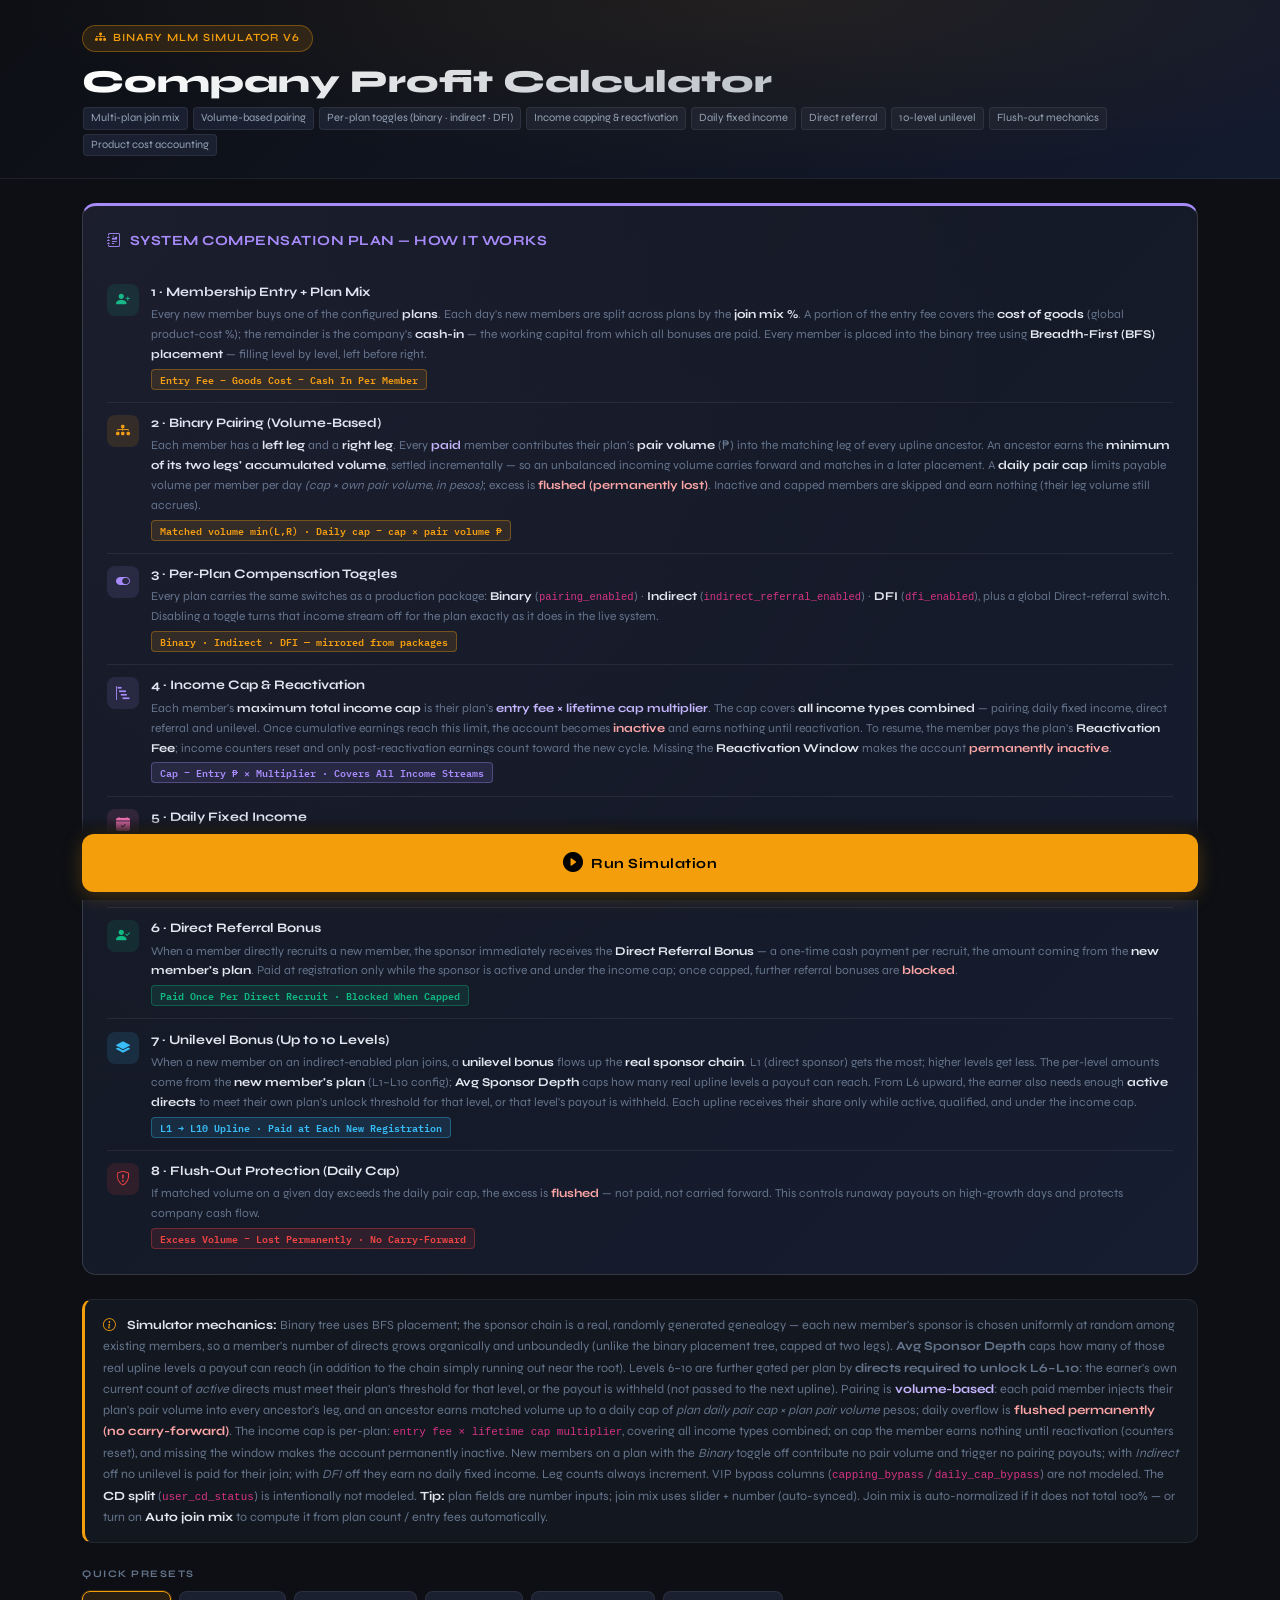
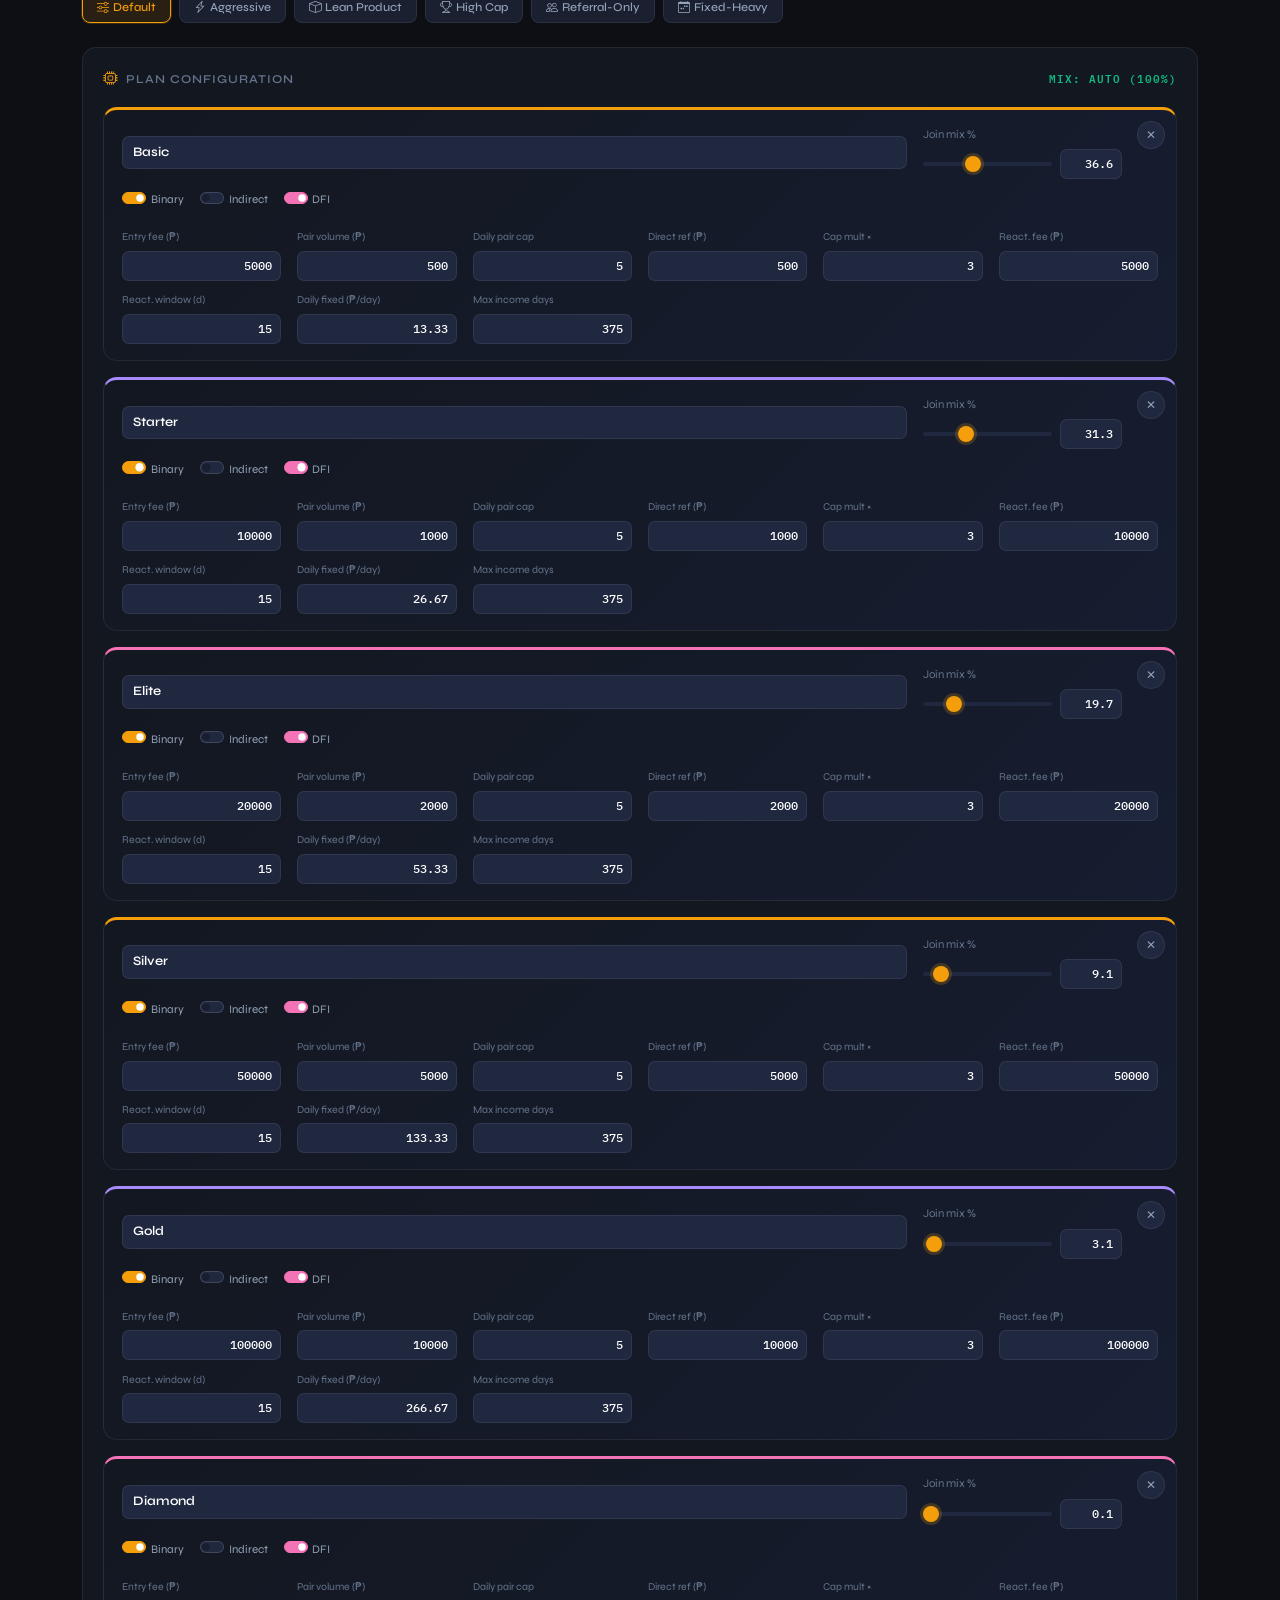
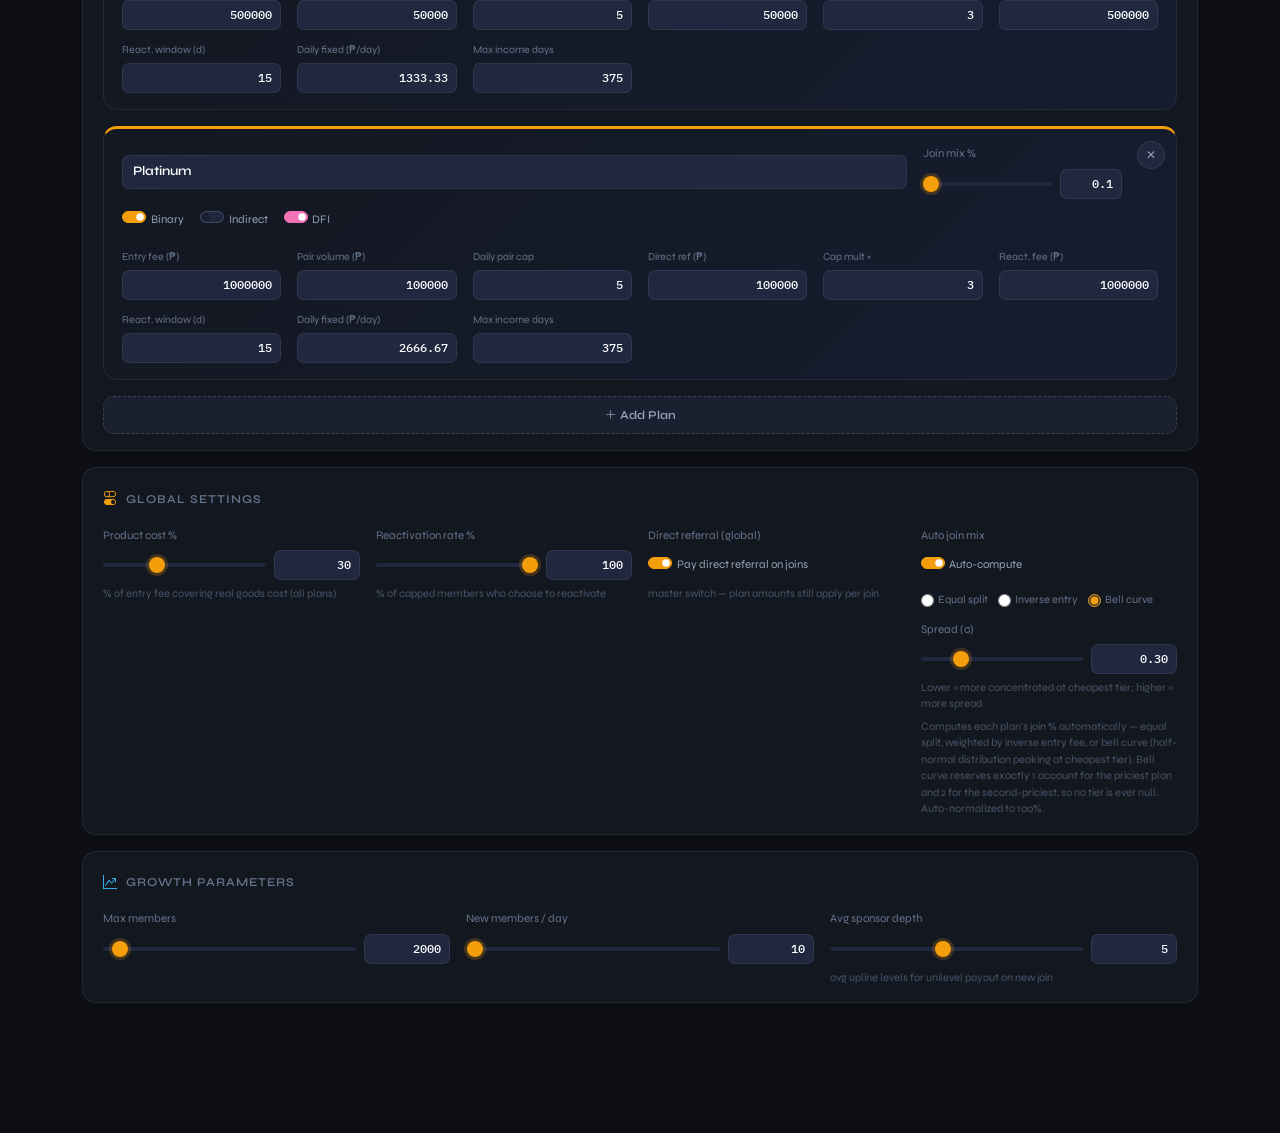
<file: sim/altas-sim.html>
<!doctype html>
<html lang="en">

<head>
  <meta charset="UTF-8" />
  <meta name="viewport" content="width=device-width, initial-scale=1.0" />
  <title>Binary MLM Simulator v6</title>
  <link
    href="https://cdn.jsdelivr.net/npm/bootstrap@5.3.3/dist/css/bootstrap.min.css"
    rel="stylesheet" />
  <link
    href="https://cdn.jsdelivr.net/npm/bootstrap-icons@1.11.3/font/bootstrap-icons.min.css"
    rel="stylesheet" />
  <link
    href="https://fonts.googleapis.com/css2?family=IBM+Plex+Mono:wght@400;500;600&family=Syne:wght@400;500;600;700;800&display=swap"
    rel="stylesheet" />
  <style>
    :root {
      --bs-body-bg: #0d0f14;
      --bs-body-color: #e2e8f0;
      --surface-1: #131720;
      --surface-2: #1a2030;
      --surface-3: #202840;
      --border-col: rgba(255, 255, 255, 0.07);
      --border-bright: rgba(255, 255, 255, 0.14);
      --accent: #f59e0b;
      --accent-dim: rgba(245, 158, 11, 0.12);
      --accent-border: rgba(245, 158, 11, 0.35);
      --success: #10b981;
      --success-dim: rgba(16, 185, 129, 0.12);
      --success-border: rgba(16, 185, 129, 0.35);
      --danger: #ef4444;
      --danger-dim: rgba(239, 68, 68, 0.12);
      --info: #38bdf8;
      --info-dim: rgba(56, 189, 248, 0.12);
      --purple: #a78bfa;
      --purple-dim: rgba(167, 139, 250, 0.12);
      --purple-border: rgba(167, 139, 250, 0.35);
      --pink: #f472b6;
      --pink-dim: rgba(244, 114, 182, 0.12);
      --pink-border: rgba(244, 114, 182, 0.35);
      --muted: #64748b;
      --font-display: "Syne", sans-serif;
      --font-mono: "IBM Plex Mono", monospace;
    }

    * {
      box-sizing: border-box;
    }

    body {
      background: var(--bs-body-bg);
      color: var(--bs-body-color);
      font-family: var(--font-display);
      min-height: 100vh;
    }

    /* ─── HEADER ─── */
    .app-header {
      background: linear-gradient(135deg, #0d0f14 0%, #131a2e 100%);
      border-bottom: 1px solid var(--border-col);
      padding: 1.5rem 0 1.25rem;
      position: relative;
      overflow: hidden;
    }

    .app-header::before {
      content: "";
      position: absolute;
      inset: 0;
      background: radial-gradient(ellipse at 60% 0%,
          rgba(245, 158, 11, 0.08) 0%,
          transparent 70%);
      pointer-events: none;
    }

    .app-badge {
      display: inline-flex;
      align-items: center;
      gap: 6px;
      background: var(--accent-dim);
      border: 1px solid var(--accent-border);
      color: var(--accent);
      font-size: 11px;
      font-weight: 600;
      letter-spacing: 1px;
      text-transform: uppercase;
      padding: 4px 12px;
      border-radius: 20px;
      margin-bottom: 0.75rem;
    }

    .app-title {
      font-size: clamp(1.4rem, 4vw, 2rem);
      font-weight: 800;
      line-height: 1.1;
      margin-bottom: 0.4rem;
      background: linear-gradient(135deg, #fff 0%, #94a3b8 100%);
      -webkit-background-clip: text;
      -webkit-text-fill-color: transparent;
      background-clip: text;
    }

    .app-subtitle {
      font-size: 13px;
      color: var(--muted);
      line-height: 1.7;
    }

    .app-subtitle .tag {
      display: inline-block;
      background: var(--surface-2);
      border: 1px solid var(--border-col);
      border-radius: 4px;
      padding: 1px 7px;
      font-size: 11px;
      margin: 2px 1px;
      color: #94a3b8;
    }

    /* ─── COMP PLAN ─── */
    .comp-plan-card {
      background: linear-gradient(135deg, var(--surface-1) 0%, #161d30 100%);
      border: 1px solid var(--border-bright);
      border-top: 3px solid var(--purple);
      border-radius: 14px;
      padding: 1.5rem;
      position: relative;
      overflow: hidden;
    }

    .comp-plan-card::before {
      content: "";
      position: absolute;
      inset: 0;
      background: radial-gradient(ellipse at 0% 0%,
          rgba(167, 139, 250, 0.06) 0%,
          transparent 60%);
      pointer-events: none;
    }

    .comp-plan-title {
      font-size: 14px;
      font-weight: 700;
      color: var(--purple);
      letter-spacing: 0.5px;
      text-transform: uppercase;
      margin-bottom: 1.25rem;
      display: flex;
      align-items: center;
      gap: 8px;
    }

    .comp-row {
      display: flex;
      gap: 0.75rem;
      align-items: flex-start;
      padding: 0.7rem 0;
      border-bottom: 1px solid var(--border-col);
    }

    .comp-row:last-child {
      border-bottom: none;
      padding-bottom: 0;
    }

    .comp-icon {
      flex: 0 0 32px;
      height: 32px;
      border-radius: 8px;
      display: flex;
      align-items: center;
      justify-content: center;
      font-size: 14px;
      margin-top: 1px;
    }

    .comp-icon.green {
      background: var(--success-dim);
      color: var(--success);
    }

    .comp-icon.amber {
      background: var(--accent-dim);
      color: var(--accent);
    }

    .comp-icon.blue {
      background: var(--info-dim);
      color: var(--info);
    }

    .comp-icon.purple {
      background: var(--purple-dim);
      color: var(--purple);
    }

    .comp-icon.pink {
      background: var(--pink-dim);
      color: var(--pink);
    }

    .comp-icon.red {
      background: var(--danger-dim);
      color: var(--danger);
    }

    .comp-body {
      flex: 1;
    }

    .comp-name {
      font-size: 13px;
      font-weight: 700;
      color: #e2e8f0;
      margin-bottom: 3px;
    }

    .comp-desc {
      font-size: 12px;
      color: var(--muted);
      line-height: 1.65;
    }

    .comp-badge {
      display: inline-block;
      font-size: 10px;
      font-weight: 600;
      padding: 2px 8px;
      border-radius: 4px;
      margin-top: 4px;
      font-family: var(--font-mono);
    }

    .comp-badge.green {
      background: var(--success-dim);
      color: var(--success);
      border: 1px solid var(--success-border);
    }

    .comp-badge.amber {
      background: var(--accent-dim);
      color: var(--accent);
      border: 1px solid var(--accent-border);
    }

    .comp-badge.purple {
      background: var(--purple-dim);
      color: var(--purple);
      border: 1px solid var(--purple-border);
    }

    .comp-badge.red {
      background: var(--danger-dim);
      color: var(--danger);
      border: 1px solid rgba(239, 68, 68, 0.35);
    }

    /* ─── NOTE BOX ─── */
    .note-box {
      background: var(--surface-1);
      border: 1px solid var(--border-col);
      border-left: 3px solid var(--accent);
      border-radius: 10px;
      padding: 0.875rem 1.125rem;
      font-size: 12.5px;
      color: var(--muted);
      line-height: 1.7;
    }

    /* ─── SECTION LABEL ─── */
    .sec-label {
      font-size: 10px;
      font-weight: 700;
      color: var(--muted);
      letter-spacing: 1.5px;
      text-transform: uppercase;
      margin-bottom: 0.6rem;
    }

    /* ─── PRESET BUTTONS ─── */
    .preset-row {
      display: flex;
      gap: 8px;
      flex-wrap: wrap;
    }

    .preset-btn {
      background: var(--surface-2);
      border: 1px solid var(--border-col);
      border-radius: 8px;
      color: #94a3b8;
      font-size: 12px;
      font-family: var(--font-display);
      font-weight: 500;
      padding: 6px 14px;
      cursor: pointer;
      transition: all 0.15s;
      white-space: nowrap;
    }

    .preset-btn:hover {
      border-color: var(--accent-border);
      color: var(--accent);
      background: var(--accent-dim);
    }

    .preset-btn.on {
      border-color: var(--accent);
      color: var(--accent);
      background: var(--accent-dim);
      box-shadow: 0 0 0 1px rgba(245, 158, 11, 0.2);
    }

    /* ─── SIM CARDS ─── */
    .sim-card {
      background: var(--surface-1);
      border: 1px solid var(--border-col);
      border-radius: 14px;
      padding: 1.25rem 1.25rem 1rem;
    }

    .card-heading {
      font-size: 12px;
      font-weight: 600;
      color: var(--muted);
      text-transform: uppercase;
      letter-spacing: 1px;
      margin-bottom: 1.1rem;
      display: flex;
      align-items: center;
      gap: 8px;
    }

    .card-heading i {
      font-size: 14px;
      color: var(--accent);
    }

    .card-heading i.purple {
      color: var(--purple);
    }

    .card-heading i.pink {
      color: var(--pink);
    }

    .card-heading i.info {
      color: var(--info);
    }

    /* ─── SLIDER + INPUT CONTROL ─── */
    .si {
      display: flex;
      flex-direction: column;
      gap: 4px;
    }

    .si-label {
      font-size: 11.5px;
      color: var(--muted);
      margin-bottom: 2px;
    }

    .si-hint {
      font-size: 11px;
      color: #475569;
      line-height: 1.5;
      margin-top: 2px;
    }

    .ctrl-row {
      display: flex;
      align-items: center;
      gap: 8px;
    }

    .ctrl-row input[type="range"] {
      flex: 1;
      min-width: 0;
    }

    /* Number input */
    .num-input {
      width: 86px;
      flex-shrink: 0;
      background: var(--surface-3);
      border: 1px solid var(--border-col);
      border-radius: 7px;
      color: #fff;
      font-family: var(--font-mono);
      font-size: 12px;
      font-weight: 500;
      padding: 5px 8px;
      text-align: right;
      outline: none;
      transition: border-color 0.15s;
      -moz-appearance: textfield;
    }

    .num-input::-webkit-outer-spin-button,
    .num-input::-webkit-inner-spin-button {
      -webkit-appearance: none;
      margin: 0;
    }

    .num-input:focus {
      border-color: var(--accent-border);
      background: var(--surface-2);
    }

    .num-input.sm {
      width: 68px;
    }

    .num-input.mix-num {
      width: 62px;
    }

    /* Range inputs */
    input[type="range"] {
      -webkit-appearance: none;
      appearance: none;
      width: 100%;
      height: 4px;
      background: var(--surface-3);
      border-radius: 2px;
      outline: none;
      cursor: pointer;
    }

    input[type="range"]::-webkit-slider-thumb {
      -webkit-appearance: none;
      appearance: none;
      width: 16px;
      height: 16px;
      border-radius: 50%;
      background: var(--accent);
      box-shadow: 0 0 0 3px rgba(245, 158, 11, 0.2);
      transition: box-shadow 0.15s;
    }

    input[type="range"]:hover::-webkit-slider-thumb {
      box-shadow: 0 0 0 5px rgba(245, 158, 11, 0.25);
    }

    input[type="range"]::-moz-range-thumb {
      width: 16px;
      height: 16px;
      border: none;
      border-radius: 50%;
      background: var(--accent);
      box-shadow: 0 0 0 3px rgba(245, 158, 11, 0.2);
    }

    /* ─── PLAN EDITOR ─── */
    .plan-card {
      background: linear-gradient(135deg, var(--surface-1) 0%, #161d30 100%);
      border: 1px solid var(--border-col);
      border-radius: 14px;
      padding: 1rem 1.125rem;
      margin-bottom: 1rem;
      position: relative;
    }

    .plan-card.plan-a {
      border-top: 3px solid var(--accent);
    }

    .plan-card.plan-b {
      border-top: 3px solid var(--purple);
    }

    .plan-card.plan-c {
      border-top: 3px solid var(--pink);
    }

    .plan-card-head {
      display: flex;
      flex-wrap: wrap;
      gap: 0.75rem 1rem;
      align-items: center;
      margin-bottom: 0.875rem;
      padding-right: 2.25rem;
    }

    .plan-flags {
      display: flex;
      flex-wrap: wrap;
      gap: 0.375rem 1rem;
      align-items: center;
      flex: 1 1 100%;
      order: 30;
    }

    .plan-name {
      flex: 1;
      min-width: 130px;
      background: var(--surface-3);
      border: 1px solid var(--border-col);
      border-radius: 7px;
      color: #fff;
      font-family: var(--font-display);
      font-size: 13px;
      font-weight: 600;
      padding: 6px 10px;
      outline: none;
    }

    .plan-name:focus {
      border-color: var(--accent-border);
    }

    .plan-mix {
      display: flex;
      flex-direction: column;
      gap: 4px;
      min-width: 170px;
    }

    .plan-switch {
      margin-bottom: 0 !important;
      font-size: 11.5px;
      color: #94a3b8;
      white-space: nowrap;
      user-select: none;
    }

    .plan-switch .form-check-input {
      width: 2.1em;
      height: 1.05em;
      margin-top: 0.05em;
      cursor: pointer;
      background-color: var(--surface-3);
      border-color: var(--border-bright);
    }

    .plan-switch .form-check-input:checked {
      background-color: var(--accent);
      border-color: var(--accent);
    }

    .plan-switch.indirect .form-check-input:checked {
      background-color: var(--purple);
      border-color: var(--purple);
    }

    .plan-switch.dfi .form-check-input:checked {
      background-color: var(--pink);
      border-color: var(--pink);
    }

    .auto-rule {
      display: flex;
      flex-wrap: wrap;
      gap: 10px;
      margin-top: 8px;
      font-size: 11px;
      color: var(--muted);
    }

    .auto-rule-opt {
      display: inline-flex;
      align-items: center;
      gap: 4px;
      cursor: pointer;
      user-select: none;
    }

    .auto-rule-opt input {
      accent-color: var(--accent);
      cursor: pointer;
      margin: 0;
    }

    .btn-rm {
      position: absolute;
      top: 0.7rem;
      right: 0.7rem;
      width: 28px;
      height: 28px;
      border-radius: 50%;
      border: 1px solid var(--border-col);
      background: var(--surface-3);
      color: #94a3b8;
      font-size: 12px;
      line-height: 1;
      cursor: pointer;
      display: flex;
      align-items: center;
      justify-content: center;
      transition: background 0.15s, color 0.15s, border-color 0.15s;
      z-index: 2;
    }

    .btn-rm:hover {
      background: var(--danger-dim);
      color: var(--danger);
      border-color: rgba(239, 68, 68, 0.4);
    }

    .plan-grid {
      display: grid;
      grid-template-columns: repeat(auto-fill, minmax(140px, 1fr));
      gap: 0.7rem 1rem;
      align-items: end;
    }

    .plan-grid .si-label {
      font-size: 10.5px;
    }

    .plan-grid .num-input {
      width: 100%;
    }

    .hidden-field {
      display: none !important;
    }

    .plv-row {
      margin-top: 0.875rem;
      padding-top: 0.75rem;
      border-top: 1px solid var(--border-col);
      display: flex;
      flex-direction: column;
      gap: 8px;
    }

    .plv-grid {
      display: flex;
      flex-wrap: wrap;
      max-width: none;
    }

    .plv-grid .plv {
      display: flex;
      flex-direction: column;
      gap: 3px;
      font-size: 10px;
      color: var(--muted);
      font-family: var(--font-mono);
      flex: 1 1 6rem;
      max-width: calc(100% - 1rem);
      margin: 0.5rem;
      background: var(--surface-2);
      border: 1px solid var(--border-col);
      border-radius: 10px;
      padding: 0.45rem 0.6rem;
    }

    .plv-grid .num-input {
      width: 100%;
    }

    .plv-label {
      font-size: 10.5px;
      color: var(--muted);
    }

    .plan-mix-total {
      font-size: 11px;
      font-family: var(--font-mono);
      color: var(--muted);
    }

    .plan-mix-total.ok {
      color: var(--success);
    }

    .plan-mix-total.bad {
      color: var(--danger);
    }

    .btn-plan-add {
      width: 100%;
      padding: 9px;
      background: var(--surface-2);
      border: 1px dashed var(--border-bright);
      border-radius: 10px;
      color: #94a3b8;
      font-size: 12px;
      font-weight: 600;
      font-family: var(--font-display);
      cursor: pointer;
      transition: all 0.15s;
    }

    .btn-plan-add:hover {
      border-color: var(--accent-border);
      color: var(--accent);
      background: var(--accent-dim);
    }

    /* ─── RUN BUTTON ─── */
    .btn-run {
      width: 100%;
      padding: 14px;
      background: var(--accent);
      color: #000;
      font-size: 14px;
      font-weight: 700;
      font-family: var(--font-display);
      letter-spacing: 0.5px;
      border: none;
      border-radius: 12px;
      cursor: pointer;
      display: flex;
      align-items: center;
      justify-content: center;
      gap: 8px;
      transition: all 0.2s;
      box-shadow: 0 4px 20px rgba(245, 158, 11, 0.25);
    }

    .btn-run:hover {
      background: #fbbf24;
      box-shadow: 0 6px 28px rgba(245, 158, 11, 0.4);
      transform: translateY(-1px);
    }

    .btn-run:active {
      transform: translateY(0);
    }

    /* ─── PROGRESS ─── */
    .prog {
      height: 3px;
      background: var(--surface-3);
      border-radius: 2px;
      overflow: hidden;
      display: none;
    }

    .prog-bar {
      height: 100%;
      width: 0;
      background: linear-gradient(90deg, var(--accent), #fbbf24);
      border-radius: 2px;
      transition: width 0.3s ease;
    }

    /* ─── RESULTS ─── */
    #results {
      display: none;
    }

    .hero-card {
      background: linear-gradient(135deg,
          var(--surface-1) 0%,
          var(--surface-2) 100%);
      border: 1px solid var(--border-bright);
      border-top: 3px solid var(--success);
      border-radius: 16px;
      padding: 2rem 1.5rem;
      text-align: center;
      position: relative;
      overflow: hidden;
    }

    .hero-card::before {
      content: "";
      position: absolute;
      inset: 0;
      background: radial-gradient(ellipse at 50% 0%,
          rgba(16, 185, 129, 0.07) 0%,
          transparent 70%);
      pointer-events: none;
    }

    .hero-label {
      font-size: 11px;
      font-weight: 700;
      letter-spacing: 1.5px;
      text-transform: uppercase;
      color: var(--muted);
      margin-bottom: 0.75rem;
    }

    .hero-val {
      font-size: clamp(2rem, 6vw, 3rem);
      font-weight: 700;
      font-family: var(--font-mono);
      line-height: 1;
      margin-bottom: 0.6rem;
    }

    .hero-sub {
      font-size: 12px;
      color: var(--muted);
      line-height: 1.7;
    }

    .alert-sim {
      border-radius: 12px;
      padding: 1rem 1.125rem;
      border: 1px solid;
      display: none;
    }

    .alert-sim.danger {
      background: var(--danger-dim);
      border-color: rgba(239, 68, 68, 0.3);
    }

    .alert-sim.warn {
      background: var(--accent-dim);
      border-color: var(--accent-border);
    }

    .alert-sim .alert-icon {
      font-size: 18px;
    }

    .alert-sim .alert-msg {
      font-size: 13px;
      font-weight: 500;
      line-height: 1.5;
    }

    .alert-sim.danger .alert-icon,
    .alert-sim.danger .alert-msg {
      color: #fca5a5;
    }

    .alert-sim.warn .alert-icon,
    .alert-sim.warn .alert-msg {
      color: var(--accent);
    }

    .mc {
      background: var(--surface-1);
      border: 1px solid var(--border-col);
      border-radius: 12px;
      padding: 1rem;
      position: relative;
      overflow: hidden;
      transition: border-color 0.15s;
    }

    .mc:hover {
      border-color: var(--border-bright);
    }

    .mc::after {
      content: "";
      position: absolute;
      top: 0;
      left: 0;
      right: 0;
      height: 2px;
      border-radius: 2px 2px 0 0;
    }

    .mc.a::after {
      background: var(--success);
    }

    .mc.b::after {
      background: var(--danger);
    }

    .mc.c::after {
      background: var(--info);
    }

    .mc.d::after {
      background: var(--accent);
    }

    .mc.e::after {
      background: var(--muted);
    }

    .mc.p::after {
      background: var(--purple);
    }

    .mc.pk::after {
      background: var(--pink);
    }

    .mc .ml {
      font-size: 11px;
      color: var(--muted);
      margin-bottom: 6px;
      font-weight: 500;
    }

    .mc .mv {
      font-size: clamp(16px, 3vw, 20px);
      font-weight: 700;
      font-family: var(--font-mono);
      line-height: 1;
    }

    .mc .ms {
      font-size: 11px;
      color: var(--muted);
      margin-top: 4px;
      line-height: 1.4;
    }

    .mc.a .mv {
      color: var(--success);
    }

    .mc.b .mv {
      color: var(--danger);
    }

    .mc.c .mv {
      color: var(--info);
    }

    .mc.d .mv {
      color: var(--accent);
    }

    .mc.p .mv {
      color: var(--purple);
    }

    .mc.pk .mv {
      color: var(--pink);
    }

    .flow-strip {
      display: flex;
      gap: 0;
      overflow-x: auto;
      padding-bottom: 4px;
      scrollbar-width: thin;
      scrollbar-color: var(--surface-3) transparent;
    }

    .flow-strip::-webkit-scrollbar {
      height: 4px;
    }

    .flow-strip::-webkit-scrollbar-thumb {
      background: var(--surface-3);
      border-radius: 2px;
    }

    .flow-item {
      flex: 0 0 auto;
      min-width: 120px;
      background: var(--surface-2);
      border: 1px solid var(--border-col);
      border-radius: 10px;
      padding: 0.75rem;
      text-align: center;
      position: relative;
      margin-right: 4px;
    }

    .flow-item+.flow-item::before {
      content: "→";
      position: absolute;
      left: -12px;
      top: 50%;
      transform: translateY(-50%);
      color: var(--muted);
      font-size: 11px;
    }

    .flow-label {
      font-size: 10px;
      color: var(--muted);
      line-height: 1.4;
      margin-bottom: 4px;
    }

    .flow-val {
      font-size: 13px;
      font-weight: 700;
      font-family: var(--font-mono);
    }

    .flow-caption {
      font-size: 11.5px;
      color: var(--muted);
      font-family: var(--font-mono);
      margin-top: 0.5rem;
      line-height: 1.6;
    }

    .pkg-card {
      flex: 1 1 18rem;
      max-width: 100%;
      background: var(--surface-2);
      border: 1px solid var(--border-col);
      color: inherit;
      font-family: inherit;
    }

    .fc-chip {
      background: var(--surface-2);
      border: 1px solid var(--border-col);
      border-radius: 10px;
      padding: 0.7rem 0.8rem;
    }

    .fc-head {
      display: flex;
      align-items: center;
      justify-content: space-between;
      gap: 8px;
      margin-bottom: 6px;
    }

    .fc-name {
      font-weight: 700;
      font-size: 13px;
      color: #fff;
    }

    .fc-mix {
      font-size: 10px;
      font-weight: 600;
      color: var(--muted);
      background: var(--surface-3);
      border: 1px solid var(--border-col);
      padding: 2px 7px;
      border-radius: 999px;
      white-space: nowrap;
    }

    .fc-row {
      display: flex;
      justify-content: space-between;
      align-items: center;
      gap: 8px;
      font-size: 11.5px;
      line-height: 2;
    }

    .fc-row span {
      color: var(--muted);
    }

    .fc-row b {
      font-family: var(--font-mono);
      font-weight: 600;
      color: #e2e8f0;
      text-align: right;
    }

    .fc-flags {
      display: flex;
      flex-wrap: wrap;
      gap: 4px;
      margin-top: 6px;
      padding-top: 7px;
      border-top: 1px dashed var(--border-col);
    }

    .fc-flag {
      font-size: 10px;
      font-weight: 600;
      padding: 2px 7px;
      border-radius: 999px;
      white-space: nowrap;
    }

    .fc-flag.on {
      background: rgba(16, 185, 129, 0.14);
      color: var(--success);
      border: 1px solid rgba(16, 185, 129, 0.35);
    }

    .fc-flag.off {
      background: var(--surface-3);
      color: var(--muted);
      border: 1px solid var(--border-col);
    }

    .hero-stats {
      display: grid;
      grid-template-columns: repeat(auto-fit, minmax(150px, 1fr));
      gap: 10px;
    }

    .hs-item {
      background: var(--surface-1);
      border: 1px solid var(--border-col);
      border-radius: 12px;
      padding: 0.95rem 1rem;
      text-align: center;
    }

    .hs-lbl {
      font-size: 10px;
      font-weight: 600;
      letter-spacing: 0.8px;
      text-transform: uppercase;
      color: var(--muted);
      margin-bottom: 7px;
    }

    .hs-val {
      font-size: clamp(20px, 3vw, 28px);
      font-weight: 700;
      font-family: var(--font-mono);
      line-height: 1;
    }

    .hs-val.white {
      color: #fff;
    }

    .hs-val.green {
      color: var(--success);
    }

    .hs-val.amber {
      color: var(--accent);
    }

    .hs-val.info {
      color: var(--info);
    }

    .hs-val.slate {
      color: #94a3b8;
    }

    .hs-sub {
      font-size: 10.5px;
      color: var(--muted);
      margin-top: 6px;
      line-height: 1.4;
    }

    .total-row td {
      border-top: 2px solid var(--border-bright);
      font-weight: 700;
      color: #fff;
      background: rgba(245, 158, 11, 0.07);
    }

    .sim-divider {
      height: 1px;
      background: var(--border-col);
      margin: 1.5rem 0;
    }

    .tbl-wrap {
      overflow-x: auto;
      -webkit-overflow-scrolling: touch;
    }

    .tbl-wrap::-webkit-scrollbar {
      height: 4px;
    }

    .tbl-wrap::-webkit-scrollbar-thumb {
      background: var(--surface-3);
      border-radius: 2px;
    }

    table {
      width: 100%;
      border-collapse: collapse;
      font-size: 12px;
      min-width: 1050px;
      font-family: var(--font-mono);
    }

    table.compact {
      min-width: 860px;
    }

    thead th {
      background: var(--surface-2);
      padding: 10px 10px;
      text-align: right;
      font-size: 9.5px;
      font-weight: 700;
      font-family: var(--font-display);
      color: var(--muted);
      letter-spacing: 0.4px;
      text-transform: uppercase;
      border-bottom: 1px solid var(--border-col);
      white-space: nowrap;
    }

    thead th:first-child {
      text-align: center;
    }

    tbody td {
      padding: 8px 10px;
      text-align: right;
      border-bottom: 1px solid var(--border-col);
      white-space: nowrap;
      color: #cbd5e1;
      transition: background 0.1s;
    }

    tbody td:first-child {
      text-align: center;
      color: var(--muted);
      font-size: 11px;
    }

    tbody td.left-td {
      text-align: left;
    }

    tbody tr:last-child td {
      border-bottom: none;
    }

    tbody tr:hover td {
      background: var(--surface-2);
    }

    .tg {
      color: var(--success) !important;
    }

    .tr {
      color: var(--danger) !important;
    }

    .tw {
      color: var(--accent) !important;
    }

    .ti {
      color: var(--info) !important;
    }

    .tp {
      color: var(--purple) !important;
    }

    .tpk {
      color: var(--pink) !important;
    }

    .pager {
      display: flex;
      gap: 8px;
      align-items: center;
      padding: 0.875rem 1rem;
      border-top: 1px solid var(--border-col);
      background: var(--surface-2);
      border-radius: 0 0 14px 14px;
    }

    .pager button {
      background: var(--surface-1);
      border: 1px solid var(--border-col);
      border-radius: 8px;
      color: #94a3b8;
      font-size: 13px;
      padding: 6px 14px;
      cursor: pointer;
      transition: all 0.15s;
      font-family: var(--font-display);
    }

    .pager button:hover {
      border-color: var(--accent-border);
      color: var(--accent);
    }

    .pager span {
      font-size: 12px;
      color: var(--muted);
      flex: 1;
      text-align: center;
      font-family: var(--font-mono);
    }

    .run-sticky {
      position: sticky;
      bottom: 0;
      z-index: 50;
      background: linear-gradient(to top, var(--bs-body-bg) 80%, transparent);
      padding: 1rem 0 0.5rem;
    }

    .section-divider {
      display: flex;
      align-items: center;
      gap: 12px;
      margin: 2rem 0 1.25rem;
    }

    .section-divider .sd-line {
      flex: 1;
      height: 1px;
      background: var(--border-col);
    }

    .section-divider .sd-label {
      font-size: 10px;
      font-weight: 700;
      letter-spacing: 1.5px;
      text-transform: uppercase;
      color: var(--muted);
      white-space: nowrap;
    }

    @media (max-width: 576px) {
      .app-header {
        padding: 1.25rem 0 1rem;
      }

      .sim-card {
        padding: 1rem;
      }

      .hero-card {
        padding: 1.5rem 1rem;
      }

      .comp-plan-card {
        padding: 1rem;
      }

      .plv-grid .plv {
        flex: 1 0 100%;
      }

      .pkg-card {
        flex: 1 0 100%;
        max-width: none;
      }
    }
  </style>
</head>

<body>
  <!-- ═══ HEADER ═══ -->
  <div class="app-header">
    <div class="container">
      <div class="app-badge">
        <i class="bi bi-diagram-3-fill"></i> Binary MLM Simulator v6
      </div>
      <div class="app-title">Company Profit Calculator</div>
      <div class="app-subtitle">
        <span class="tag">Multi-plan join mix</span>
        <span class="tag">Volume-based pairing</span>
        <span class="tag">Per-plan toggles (binary · indirect · DFI)</span>
        <span class="tag">Income capping &amp; reactivation</span>
        <span class="tag">Daily fixed income</span>
        <span class="tag">Direct referral</span>
        <span class="tag">10-level unilevel</span>
        <span class="tag">Flush-out mechanics</span>
        <span class="tag">Product cost accounting</span>
      </div>
    </div>
  </div>

  <div class="container py-4">
    <!-- ══════════ COMPENSATION PLAN ══════════ -->
    <div class="comp-plan-card mb-4">
      <div class="comp-plan-title">
        <i class="bi bi-journal-richtext"></i> System Compensation Plan — How
        It Works
      </div>
      <div class="comp-row">
        <div class="comp-icon green">
          <i class="bi bi-person-plus-fill"></i>
        </div>
        <div class="comp-body">
          <div class="comp-name">1 · Membership Entry + Plan Mix</div>
          <div class="comp-desc">
            Every new member buys one of the configured
            <strong style="color: #e2e8f0">plans</strong>. Each day's new
            members are split across plans by the
            <strong style="color: #e2e8f0">join mix %</strong>. A portion of
            the entry fee covers the
            <strong style="color: #e2e8f0">cost of goods</strong> (global
            product-cost %); the remainder is the company's
            <strong style="color: #e2e8f0">cash-in</strong> — the working
            capital from which all bonuses are paid. Every member is placed
            into the binary tree using
            <strong style="color: #e2e8f0">Breadth-First (BFS) placement</strong>
            — filling level by level, left before right.
          </div>
          <span class="comp-badge amber">Entry Fee − Goods Cost = Cash In Per Member</span>
        </div>
      </div>
      <div class="comp-row">
        <div class="comp-icon amber">
          <i class="bi bi-diagram-3-fill"></i>
        </div>
        <div class="comp-body">
          <div class="comp-name">2 · Binary Pairing (Volume-Based)</div>
          <div class="comp-desc">
            Each member has a
            <strong style="color: #e2e8f0">left leg</strong> and a
            <strong style="color: #e2e8f0">right leg</strong>. Every
            <strong style="color: #c4b5fd">paid</strong> member contributes
            their plan's <strong style="color: #e2e8f0">pair volume</strong>
            (₱) into the matching leg of every upline ancestor. An ancestor
            earns the
            <strong style="color: #e2e8f0">minimum of its two legs' accumulated volume</strong>, settled incrementally — so an unbalanced incoming volume
            carries forward and matches in a later placement. A
            <strong style="color: #e2e8f0">daily pair cap</strong> limits
            payable volume per member per day
            <em>(cap × own pair volume, in pesos)</em>; excess is
            <strong style="color: #fca5a5">flushed (permanently lost)</strong>. Inactive and capped members are skipped and earn nothing (their
            leg volume still accrues).
          </div>
          <span class="comp-badge amber">Matched volume min(L,R) · Daily cap = cap × pair volume ₱</span>
        </div>
      </div>
      <div class="comp-row">
        <div class="comp-icon purple">
          <i class="bi bi-toggle-on"></i>
        </div>
        <div class="comp-body">
          <div class="comp-name">3 · Per-Plan Compensation Toggles</div>
          <div class="comp-desc">
            Every plan carries the same switches as a production package:
            <strong style="color: #e2e8f0">Binary</strong>
            (<code>pairing_enabled</code>) ·
            <strong style="color: #e2e8f0">Indirect</strong>
            (<code>indirect_referral_enabled</code>) ·
            <strong style="color: #e2e8f0">DFI</strong>
            (<code>dfi_enabled</code>), plus a global Direct-referral switch.
            Disabling a toggle turns that income stream off for the plan
            exactly as it does in the live system.
          </div>
          <span class="comp-badge amber">Binary · Indirect · DFI — mirrored from packages</span>
        </div>
      </div>
      <div class="comp-row">
        <div class="comp-icon purple">
          <i class="bi bi-bar-chart-steps"></i>
        </div>
        <div class="comp-body">
          <div class="comp-name">4 · Income Cap &amp; Reactivation</div>
          <div class="comp-desc">
            Each member's
            <strong style="color: #e2e8f0">maximum total income cap</strong>
            is their plan's
            <strong style="color: #c4b5fd">entry fee × lifetime cap multiplier</strong>. The cap covers
            <strong style="color: #e2e8f0">all income types combined</strong>
            — pairing, daily fixed income, direct referral and unilevel. Once
            cumulative earnings reach this limit, the account becomes
            <strong style="color: #fca5a5">inactive</strong> and earns nothing
            until reactivation. To resume, the member pays the plan's
            <strong style="color: #e2e8f0">Reactivation Fee</strong>; income
            counters reset and only post-reactivation earnings count toward
            the new cycle. Missing the
            <strong style="color: #e2e8f0">Reactivation Window</strong> makes
            the account
            <strong style="color: #fca5a5">permanently inactive</strong>.
          </div>
          <span class="comp-badge purple">Cap = Entry ₱ × Multiplier · Covers All Income Streams</span>
        </div>
      </div>
      <div class="comp-row">
        <div class="comp-icon pink">
          <i class="bi bi-calendar-check-fill"></i>
        </div>
        <div class="comp-body">
          <div class="comp-name">5 · Daily Fixed Income</div>
          <div class="comp-desc">
            Every <strong style="color: #e2e8f0">active</strong> member on a
            DFI-enabled plan earns a
            <strong style="color: #e2e8f0">fixed daily amount</strong> for up
            to the plan's set number of days. DFI also counts toward the
            income cap — it stops at either the duration limit
            <em>or</em> the cap, whichever comes first. Days while inactive do
            <strong>not</strong> count; the clock pauses and resumes on
            reactivation (with a fresh daily cycle).
          </div>
          <span
            class="comp-badge"
            style="
                background: var(--pink-dim);
                color: var(--pink);
                border: 1px solid var(--pink-border);
              ">Fixed Amount/Day × Active Days (up to duration limit)</span>
        </div>
      </div>
      <div class="comp-row">
        <div class="comp-icon green">
          <i class="bi bi-person-check-fill"></i>
        </div>
        <div class="comp-body">
          <div class="comp-name">6 · Direct Referral Bonus</div>
          <div class="comp-desc">
            When a member directly recruits a new member, the sponsor
            immediately receives the
            <strong style="color: #e2e8f0">Direct Referral Bonus</strong> —
            a one-time cash payment per recruit, the amount coming from the
            <strong style="color: #e2e8f0">new member's plan</strong>. Paid at
            registration only while the sponsor is active and under the income
            cap; once capped, further referral bonuses are
            <strong style="color: #fca5a5">blocked</strong>.
          </div>
          <span class="comp-badge green">Paid Once Per Direct Recruit · Blocked When Capped</span>
        </div>
      </div>
      <div class="comp-row">
        <div class="comp-icon blue"><i class="bi bi-layers-fill"></i></div>
        <div class="comp-body">
          <div class="comp-name">7 · Unilevel Bonus (Up to 10 Levels)</div>
          <div class="comp-desc">
            When a new member on an indirect-enabled plan joins, a
            <strong style="color: #e2e8f0">unilevel bonus</strong> flows up
            the <strong style="color: #e2e8f0">real sponsor chain</strong>. L1
            (direct sponsor) gets the most; higher levels get less. The
            per-level amounts come from the
            <strong style="color: #e2e8f0">new member's plan</strong> (L1–L10
            config); <strong style="color: #e2e8f0">Avg Sponsor Depth</strong>
            caps how many real upline levels a payout can reach. From L6
            upward, the earner also needs enough
            <strong style="color: #e2e8f0">active directs</strong> to meet
            their own plan's unlock threshold for that level, or that
            level's payout is withheld. Each upline receives their share
            only while active, qualified, and under the income cap.
          </div>
          <span
            class="comp-badge"
            style="
                background: var(--info-dim);
                color: var(--info);
                border: 1px solid rgba(56, 189, 248, 0.35);
              ">L1 → L10 Upline · Paid at Each New Registration</span>
        </div>
      </div>
      <div class="comp-row">
        <div class="comp-icon red">
          <i class="bi bi-shield-exclamation"></i>
        </div>
        <div class="comp-body">
          <div class="comp-name">8 · Flush-Out Protection (Daily Cap)</div>
          <div class="comp-desc">
            If matched volume on a given day exceeds the daily pair cap, the
            excess is
            <strong style="color: #fca5a5">flushed</strong> — not paid, not
            carried forward. This controls runaway payouts on high-growth days
            and protects company cash flow.
          </div>
          <span class="comp-badge red">Excess Volume = Lost Permanently · No Carry-Forward</span>
        </div>
      </div>
    </div>

    <!-- ══════════ NOTE BOX ══════════ -->
    <div class="note-box mb-4">
      <i class="bi bi-info-circle me-2" style="color: var(--accent)"></i>
      <strong style="color: #e2e8f0">Simulator mechanics:</strong>
      Binary tree uses BFS placement; the sponsor chain is a real, randomly
      generated genealogy — each new member's sponsor is chosen uniformly
      at random among existing members, so a member's number of directs
      grows organically and unboundedly (unlike the binary placement tree,
      capped at two legs). <strong>Avg Sponsor Depth</strong> caps how many
      of those real upline levels a payout can reach (in addition to the
      chain simply running out near the root). Levels 6–10 are further
      gated per plan by <strong>directs required to unlock L6–L10</strong>:
      the earner's own current count of <em>active</em> directs must meet
      their plan's threshold for that level, or the payout is withheld
      (not passed to the next upline). Pairing is
      <strong style="color: #c4b5fd">volume-based</strong>: each paid member
      injects their plan's pair volume into every ancestor's leg, and an
      ancestor earns matched volume up to a daily cap of
      <em>plan daily pair cap × plan pair volume</em> pesos; daily overflow is
      <strong style="color: #fca5a5">flushed permanently (no carry-forward)</strong>. The income cap is per-plan:
      <code>entry fee × lifetime cap multiplier</code>, covering all income
      types combined; on cap the member earns nothing until reactivation
      (counters reset), and missing the window makes the account permanently
      inactive. New members on a plan with the <em>Binary</em> toggle off
      contribute no pair volume and trigger no pairing payouts; with
      <em>Indirect</em> off no unilevel is paid for their join; with
      <em>DFI</em> off they earn no daily fixed income. Leg counts always
      increment. VIP bypass columns (<code>capping_bypass</code> /
      <code>daily_cap_bypass</code>) are not modeled. The
      <strong style="color: #e2e8f0">CD split</strong>
      (<code>user_cd_status</code>) is intentionally not modeled.
      <strong style="color: #e2e8f0">Tip:</strong> plan fields are number
      inputs; join mix uses slider + number (auto-synced). Join mix is
      auto-normalized if it does not total 100% — or turn on
      <strong style="color: #e2e8f0">Auto join mix</strong> to compute it
      from plan count / entry fees automatically.
    </div>

    <!-- ══════════ PRESETS ══════════ -->
    <div class="sec-label">Quick Presets</div>
    <div class="preset-row mb-4">
      <button class="preset-btn on" onclick="applyPreset('default', this)">
        <i class="bi bi-sliders me-1"></i>Default
      </button>
      <button class="preset-btn" onclick="applyPreset('aggressive', this)">
        <i class="bi bi-lightning-charge me-1"></i>Aggressive
      </button>
      <button class="preset-btn" onclick="applyPreset('lean', this)">
        <i class="bi bi-box me-1"></i>Lean Product
      </button>
      <button class="preset-btn" onclick="applyPreset('highcap', this)">
        <i class="bi bi-trophy me-1"></i>High Cap
      </button>
      <button class="preset-btn" onclick="applyPreset('highref', this)">
        <i class="bi bi-people me-1"></i>Referral-Only
      </button>
      <button class="preset-btn" onclick="applyPreset('fixedheavy', this)">
        <i class="bi bi-calendar-week me-1"></i>Fixed-Heavy
      </button>
    </div>

    <!-- ══════════ CARD 1: PLAN CONFIGURATION ══════════ -->
    <div class="sim-card mb-3">
      <div class="card-heading">
        <i class="bi bi-cpu"></i> Plan Configuration
        <span class="plan-mix-total ms-auto" id="mix-total"></span>
      </div>
      <div id="plans"></div>
      <button class="btn-plan-add" onclick="addPlan()" id="btn-add-plan">
        <i class="bi bi-plus-lg me-1"></i>Add Plan
      </button>
    </div>

    <!-- ══════════ CARD 2: GLOBAL SETTINGS ══════════ -->
    <div class="sim-card mb-3">
      <div class="card-heading">
        <i class="bi bi-toggles"></i> Global Settings
      </div>
      <div class="row g-3">
        <div class="col-12 col-sm-6 col-lg-3">
          <div class="si">
            <div class="si-label">Product cost %</div>
            <div class="ctrl-row">
              <input
                type="range"
                id="s-pcost"
                min="0"
                max="95"
                step="1"
                value="30"
                oninput="syncFromSlider('pcost')" />
              <input
                type="number"
                class="num-input"
                id="n-pcost"
                value="30"
                min="0"
                max="95"
                step="1"
                oninput="syncFromNum('pcost')" />
            </div>
            <div class="si-hint">
              % of entry fee covering real goods cost (all plans)
            </div>
          </div>
        </div>
        <div class="col-12 col-sm-6 col-lg-3">
          <div class="si">
            <div class="si-label">Reactivation rate %</div>
            <div class="ctrl-row">
              <input
                type="range"
                id="s-reactrate"
                min="0"
                max="100"
                step="5"
                value="100"
                oninput="syncFromSlider('reactrate')" />
              <input
                type="number"
                class="num-input"
                id="n-reactrate"
                value="100"
                min="0"
                max="100"
                step="1"
                oninput="syncFromNum('reactrate')" />
            </div>
            <div class="si-hint">
              % of capped members who choose to reactivate
            </div>
          </div>
        </div>
        <div class="col-12 col-sm-6 col-lg-3">
          <div class="si">
            <div class="si-label" style="margin-bottom: 8px">
              Direct referral (global)
            </div>
            <label class="form-check form-switch plan-switch" id="sw-direct-wrap">
              <input
                class="form-check-input"
                type="checkbox"
                id="sw-direct"
                checked />
              <span class="form-check-label">Pay direct referral on joins</span>
            </label>
            <div class="si-hint">
              master switch — plan amounts still apply per join
            </div>
          </div>
        </div>
        <div class="col-12 col-sm-6 col-lg-3">
          <div class="si">
            <div class="si-label" style="margin-bottom: 8px">
              Auto join mix
            </div>
            <label class="form-check form-switch plan-switch" id="sw-automix-wrap">
              <input
                class="form-check-input"
                type="checkbox"
                id="sw-automix"
                checked />
              <span class="form-check-label">Auto-compute</span>
            </label>
            <div class="auto-rule">
              <label class="auto-rule-opt"><input type="radio" name="automix-rule" value="equal" />
                Equal split</label>
              <label class="auto-rule-opt"><input type="radio" name="automix-rule" value="entry" />
                Inverse entry</label>
              <label class="auto-rule-opt"><input type="radio" name="automix-rule" value="bell" checked />
                Bell curve</label>
            </div>
            <div id="bell-sigma-wrap" style="display:none; margin-top:8px;">
              <div class="si">
                <div class="si-label">Spread (σ)</div>
                <div class="ctrl-row">
                  <input type="range" id="s-bellsigma" min="0.10" max="1.00" step="0.05" value="0.30" oninput="syncFromSlider('bellsigma')" />
                  <input type="number" class="num-input" id="n-bellsigma" value="0.30" min="0.05" max="2.00" step="0.05" oninput="syncFromNum('bellsigma')" />
                </div>
                <div class="si-hint">Lower = more concentrated at cheapest tier; higher = more spread</div>
              </div>
            </div>
            <div class="si-hint">
              Computes each plan's join % automatically — equal split,
              weighted by inverse entry fee, or bell curve (half-normal
              distribution peaking at cheapest tier). Bell curve reserves
              exactly 1 account for the priciest plan and 2 for the
              second-priciest, so no tier is ever null. Auto-normalized to
              100%.
            </div>
          </div>
        </div>
      </div>
    </div>

    <!-- ══════════ CARD 3: GROWTH PARAMETERS ══════════ -->
    <div class="sim-card mb-4">
      <div class="card-heading">
        <i class="bi bi-graph-up-arrow info"></i> Growth Parameters
      </div>
      <div class="row g-3">
        <div class="col-12 col-sm-4">
          <div class="si">
            <div class="si-label">Max members</div>
            <div class="ctrl-row">
              <input
                type="range"
                id="s-maxm"
                min="100"
                max="50000"
                step="100"
                value="1000"
                oninput="syncFromSlider('maxm')" />
              <input
                type="number"
                class="num-input"
                id="n-maxm"
                value="1000"
                min="100"
                max="50000"
                step="1"
                oninput="syncFromNum('maxm')" />
            </div>
          </div>
        </div>
        <div class="col-12 col-sm-4">
          <div class="si">
            <div class="si-label">New members / day</div>
            <div class="ctrl-row">
              <input
                type="range"
                id="s-npd"
                min="1"
                max="2000"
                step="1"
                value="10"
                oninput="syncFromSlider('npd')" />
              <input
                type="number"
                class="num-input"
                id="n-npd"
                value="10"
                min="1"
                max="2000"
                step="1"
                oninput="syncFromNum('npd')" />
            </div>
          </div>
        </div>
        <div class="col-12 col-sm-4">
          <div class="si">
            <div class="si-label">Avg sponsor depth</div>
            <div class="ctrl-row">
              <input
                type="range"
                id="s-depth"
                min="1"
                max="10"
                step="1"
                value="5"
                oninput="syncFromSlider('depth')" />
              <input
                type="number"
                class="num-input"
                id="n-depth"
                value="5"
                min="1"
                max="10"
                step="1"
                oninput="syncFromNum('depth')" />
            </div>
            <div class="si-hint">
              avg upline levels for unilevel payout on new join
            </div>
          </div>
        </div>
      </div>
    </div>

    <!-- Run button -->
    <div class="run-sticky">
      <button class="btn-run" onclick="runSim()">
        <i class="bi bi-play-circle-fill fs-5"></i>
        Run Simulation
      </button>
    </div>
    <div class="prog mt-2" id="prog">
      <div class="prog-bar" id="prog-bar"></div>
    </div>

    <!-- ═══ RESULTS ═══ -->
    <div id="results" class="mt-4">
      <div id="alert-loss" class="alert-sim danger mb-3">
        <div class="d-flex gap-3 align-items-start">
          <i class="bi bi-exclamation-triangle-fill alert-icon"></i>
          <div class="alert-msg" id="alert-loss-text"></div>
        </div>
      </div>
      <div id="alert-warn" class="alert-sim warn mb-3">
        <div class="d-flex gap-3 align-items-start">
          <i class="bi bi-exclamation-circle alert-icon"></i>
          <div class="alert-msg" id="alert-warn-text"></div>
        </div>
      </div>

      <div class="hero-card mb-4">
        <div class="hero-label">
          <i class="bi bi-building me-2"></i>Company Net Profit
        </div>
        <div class="hero-val" id="r-profit">₱0</div>
        <div class="hero-sub" id="r-margin">—</div>
      </div>

      <div class="hero-stats mb-4">
        <div class="hs-item">
          <div class="hs-lbl"><i class="bi bi-people me-1"></i>Accounts encoded</div>
          <div class="hs-val white" id="r-members">0</div>
          <div class="hs-sub">total members, all plans</div>
        </div>
        <div class="hs-item">
          <div class="hs-lbl"><i class="bi bi-person-check me-1"></i>Active now</div>
          <div class="hs-val green" id="r-active">0</div>
          <div class="hs-sub">currently earning</div>
        </div>
        <div class="hs-item">
          <div class="hs-lbl"><i class="bi bi-pause-circle me-1"></i>Capped now</div>
          <div class="hs-val amber" id="r-capped-now">0</div>
          <div class="hs-sub" id="r-capped-now-s">in reactivation window</div>
        </div>
        <div class="hs-item">
          <div class="hs-lbl"><i class="bi bi-person-x me-1"></i>Permanently inactive</div>
          <div class="hs-val slate" id="r-perm-now">0</div>
          <div class="hs-sub">missed reactivation window</div>
        </div>
        <div class="hs-item">
          <div class="hs-lbl"><i class="bi bi-calendar3 me-1"></i>Days</div>
          <div class="hs-val info" id="r-days-hero">0</div>
          <div class="hs-sub">simulation duration</div>
        </div>
      </div>

      <div class="sec-label mb-2">
        Money Flow Per Member Registration (mix-weighted avg)
      </div>
      <div class="flow-strip mb-1" id="flow-cards"></div>
      <div class="d-flex flex-wrap mb-4" id="flow-caption"></div>

      <div class="section-divider">
        <div class="sd-line"></div>
        <div class="sd-label">
          <i class="bi bi-cash-stack me-1"></i>Revenue &amp; Goods
        </div>
        <div class="sd-line"></div>
      </div>
      <div class="row g-3 mb-3">
        <div class="col-6 col-lg-3">
          <div class="mc a">
            <div class="ml">
              <i class="bi bi-arrow-down-circle me-1"></i>Gross entry
              collected
            </div>
            <div class="mv" id="r-gross">₱0</div>
            <div class="ms" id="r-gross-s"></div>
          </div>
        </div>
        <div class="col-6 col-lg-3">
          <div class="mc b">
            <div class="ml">
              <i class="bi bi-box-seam me-1"></i>Product cost (goods)
            </div>
            <div class="mv" id="r-pcost">₱0</div>
            <div class="ms" id="r-pcost-s"></div>
          </div>
        </div>
        <div class="col-6 col-lg-3">
          <div class="mc p">
            <div class="ml">
              <i class="bi bi-arrow-repeat me-1"></i>Reactivation revenue
            </div>
            <div class="mv" id="r-reactrev">₱0</div>
            <div class="ms" id="r-reactrev-s"></div>
          </div>
        </div>
        <div class="col-6 col-lg-3">
          <div class="mc a">
            <div class="ml">
              <i class="bi bi-wallet2 me-1"></i>Total cash in
            </div>
            <div class="mv" id="r-cashin">₱0</div>
            <div class="ms">entry cash + reactivations</div>
          </div>
        </div>
      </div>

      <div class="section-divider">
        <div class="sd-line"></div>
        <div class="sd-label">
          <i class="bi bi-arrow-up-circle me-1"></i>Payouts
        </div>
        <div class="sd-line"></div>
      </div>
      <div class="row g-3 mb-3">
        <div class="col-6 col-lg-3">
          <div class="mc b">
            <div class="ml">
              <i class="bi bi-diagram-3 me-1"></i>Pairing bonuses paid
            </div>
            <div class="mv" id="r-pair-paid">₱0</div>
            <div class="ms" id="r-pair-s"></div>
          </div>
        </div>
        <div class="col-6 col-lg-3">
          <div class="mc b">
            <div class="ml">
              <i class="bi bi-person-check me-1"></i>Direct referral paid
            </div>
            <div class="mv" id="r-direct-paid">₱0</div>
            <div class="ms" id="r-direct-s"></div>
          </div>
        </div>
        <div class="col-6 col-lg-3">
          <div class="mc b">
            <div class="ml">
              <i class="bi bi-layers me-1"></i>Unilevel paid
            </div>
            <div class="mv" id="r-uni-paid">₱0</div>
            <div class="ms" id="r-uni-s"></div>
          </div>
        </div>
        <div class="col-6 col-lg-3">
          <div class="mc pk">
            <div class="ml">
              <i class="bi bi-calendar-week me-1"></i>Daily fixed income paid
            </div>
            <div class="mv" id="r-dfi-paid">₱0</div>
            <div class="ms" id="r-dfi-s"></div>
          </div>
        </div>
      </div>

      <div class="section-divider">
        <div class="sd-line"></div>
        <div class="sd-label">
          <i class="bi bi-shield-lock me-1"></i>Cap &amp; Reactivation Stats
        </div>
        <div class="sd-line"></div>
      </div>
      <div class="row g-3 mb-3">
        <div class="col-6 col-lg-3">
          <div class="mc p">
            <div class="ml">
              <i class="bi bi-person-x me-1"></i>Members capped out
            </div>
            <div class="mv" id="r-capped">0</div>
            <div class="ms">reached income cap ≥ once</div>
          </div>
        </div>
        <div class="col-6 col-lg-3">
          <div class="mc a">
            <div class="ml">
              <i class="bi bi-arrow-repeat me-1"></i>Reactivations total
            </div>
            <div class="mv" id="r-reacts">0</div>
            <div class="ms" id="r-reacts-s"></div>
          </div>
        </div>
        <div class="col-6 col-lg-3">
          <div class="mc b">
            <div class="ml">
              <i class="bi bi-person-slash me-1"></i>Permanently inactive
            </div>
            <div class="mv" id="r-perminact">0</div>
            <div class="ms">missed reactivation window</div>
          </div>
        </div>
        <div class="col-6 col-lg-3">
          <div class="mc d">
            <div class="ml">
              <i class="bi bi-check2-all me-1"></i>Cap saved company
            </div>
            <div class="mv" id="r-capsaved">₱0</div>
            <div class="ms" id="r-capsaved-s">unpaid bonuses due to cap</div>
          </div>
        </div>
      </div>

      <div class="section-divider">
        <div class="sd-line"></div>
        <div class="sd-label">
          <i class="bi bi-activity me-1"></i>Pairing &amp; Performance
        </div>
        <div class="sd-line"></div>
      </div>
      <div class="row g-3 mb-4">
        <div class="col-6 col-lg-3">
          <div class="mc c">
            <div class="ml">
              <i class="bi bi-check2-circle me-1"></i>Pair settlements
            </div>
            <div class="mv" id="r-pairs-n">0</div>
            <div class="ms">ancestor matched-volume payments</div>
          </div>
        </div>
        <div class="col-6 col-lg-3">
          <div class="mc d">
            <div class="ml">
              <i class="bi bi-x-circle me-1"></i>Flush events
            </div>
            <div class="mv" id="r-flushed">0</div>
            <div class="ms" id="r-flushed-s"></div>
          </div>
        </div>
        <div class="col-6 col-lg-3">
          <div class="mc a">
            <div class="ml">
              <i class="bi bi-shield-check me-1"></i>Flush saved company
            </div>
            <div class="mv" id="r-saved">₱0</div>
            <div class="ms">daily-cap flush value in pesos</div>
          </div>
        </div>
        <div class="col-6 col-lg-3">
          <div class="mc e">
            <div class="ml">
              <i class="bi bi-calendar3 me-1"></i>Days to fill
            </div>
            <div class="mv" style="color: #94a3b8" id="r-days">0</div>
            <div class="ms">simulation duration</div>
          </div>
        </div>
        <div class="col-6 col-lg-3">
          <div class="mc c">
            <div class="ml">
              <i class="bi bi-person-lines-fill me-1"></i>Avg earned / member
            </div>
            <div class="mv" id="r-avg">₱0</div>
            <div class="ms">all bonus types combined</div>
          </div>
        </div>
        <div class="col-6 col-lg-3">
          <div class="mc d">
            <div class="ml">
              <i class="bi bi-bar-chart-line me-1"></i>Peak day payout
            </div>
            <div class="mv" id="r-peak">₱0</div>
            <div class="ms">highest single-day outflow</div>
          </div>
        </div>
        <div class="col-6 col-lg-3">
          <div class="mc a">
            <div class="ml">
              <i class="bi bi-percent me-1"></i>Cash margin
            </div>
            <div class="mv" id="r-cashmargin">0%</div>
            <div class="ms">after goods + all bonuses</div>
          </div>
        </div>
        <div class="col-6 col-lg-3">
          <div class="mc b">
            <div class="ml">
              <i class="bi bi-pie-chart me-1"></i>Total commission ratio
            </div>
            <div class="mv" id="r-comratio">0%</div>
            <div class="ms">of gross entry revenue</div>
          </div>
        </div>
      </div>

      <div class="sim-divider"></div>
      <div class="sec-label mb-2">
        <i class="bi bi-table me-2"></i>Plan Breakdown
      </div>
      <div class="sim-card p-0 mb-4" style="overflow: hidden">
        <div class="tbl-wrap">
          <table class="compact">
            <thead>
              <tr>
                <th>Plan</th>
                <th>Mix %</th>
                <th>Members</th>
                <th>% pop</th>
                <th>Entry (₱)</th>
                <th>Goods (₱)</th>
                <th>Direct (₱)</th>
                <th>Unilevel (₱)</th>
                <th>Qual-blocked (₱)</th>
                <th>Pairing (₱)</th>
                <th>DFI (₱)</th>
                <th>Total out (₱)</th>
              </tr>
            </thead>
            <tbody id="plan-tbl-body"></tbody>
          </table>
        </div>
      </div>

      <div class="sim-divider"></div>
      <div class="sec-label mb-2">
        <i class="bi bi-table me-2"></i>Day-by-Day Simulation Log
      </div>

      <div class="sim-card p-0 mb-5" style="overflow: hidden">
        <div class="tbl-wrap">
          <table>
            <thead>
              <tr>
                <th>Day</th>
                <th>Members</th>
                <th>+New</th>
                <th>Active</th>
                <th>Capped</th>
                <th>Perm.Inact.</th>
                <th>Entry (₱)</th>
                <th>React.Rev</th>
                <th>Goods cost</th>
                <th>Cash in</th>
                <th>Pairing out</th>
                <th>Fixed DI out</th>
                <th>Direct ref</th>
                <th>Unilevel</th>
                <th>Day net</th>
                <th>Cumul. profit</th>
              </tr>
            </thead>
            <tbody id="tbl-body"></tbody>
          </table>
        </div>
        <div class="pager">
          <button onclick="pg(-1)">
            <i class="bi bi-chevron-left"></i> Prev
          </button>
          <span id="pg-info">1 / 1</span>
          <button onclick="pg(1)">
            Next <i class="bi bi-chevron-right"></i>
          </button>
        </div>
      </div>
    </div>
    <!-- /results -->
  </div>
  <!-- /container -->

  <script src="https://cdn.jsdelivr.net/npm/bootstrap@5.3.3/dist/js/bootstrap.bundle.min.js"></script>
  <script>
    // ══════════════════════════════════════════
    //  PRESETS
    //  Each preset is a set of plans (with join mix) + global controls.
    //  Default mirrors tmp/pckgs/pckgs_binary.json — the seeded live binary
    //  package lineup (Basic → Platinum, entry ₱5k–₱1M, binary/DFI toggles
    //  ON, indirect OFF, no unilevel, lifetime cap 3× entry, DFI 375 days).
    // ══════════════════════════════════════════
    const PRESETS = {
      default: {
        pcost: 30,
        maxm: 2000,
        npd: 10,
        depth: 5,
        reactrate: 100,
        directOn: true,
        plans: [{
            name: "Basic",
            mix: 100,
            entry: 5000,
            pairBonus: 500,
            pairCap: 5,
            directRef: 500,
            capMult: 3,
            reactFee: 5000,
            reactWin: 15,
            dfi: 13.33,
            dfiDays: 375,
            binary: true,
            indirect: false,
            dfiOn: true,
            levels: [0, 0, 0, 0, 0, 0, 0, 0, 0, 0],
          },
          {
            name: "Starter",
            mix: 100,
            entry: 10000,
            pairBonus: 1000,
            pairCap: 5,
            directRef: 1000,
            capMult: 3,
            reactFee: 10000,
            reactWin: 15,
            dfi: 26.67,
            dfiDays: 375,
            binary: true,
            indirect: false,
            dfiOn: true,
            levels: [0, 0, 0, 0, 0, 0, 0, 0, 0, 0],
          },
          {
            name: "Elite",
            mix: 100,
            entry: 20000,
            pairBonus: 2000,
            pairCap: 5,
            directRef: 2000,
            capMult: 3,
            reactFee: 20000,
            reactWin: 15,
            dfi: 53.33,
            dfiDays: 375,
            binary: true,
            indirect: false,
            dfiOn: true,
            levels: [0, 0, 0, 0, 0, 0, 0, 0, 0, 0],
          },
          {
            name: "Silver",
            mix: 100,
            entry: 50000,
            pairBonus: 5000,
            pairCap: 5,
            directRef: 5000,
            capMult: 3,
            reactFee: 50000,
            reactWin: 15,
            dfi: 133.33,
            dfiDays: 375,
            binary: true,
            indirect: false,
            dfiOn: true,
            levels: [0, 0, 0, 0, 0, 0, 0, 0, 0, 0],
          },
          {
            name: "Gold",
            mix: 100,
            entry: 100000,
            pairBonus: 10000,
            pairCap: 5,
            directRef: 10000,
            capMult: 3,
            reactFee: 100000,
            reactWin: 15,
            dfi: 266.67,
            dfiDays: 375,
            binary: true,
            indirect: false,
            dfiOn: true,
            levels: [0, 0, 0, 0, 0, 0, 0, 0, 0, 0],
          },
          {
            name: "Diamond",
            mix: 100,
            entry: 500000,
            pairBonus: 50000,
            pairCap: 5,
            directRef: 50000,
            capMult: 3,
            reactFee: 500000,
            reactWin: 15,
            dfi: 1333.33,
            dfiDays: 375,
            binary: true,
            indirect: false,
            dfiOn: true,
            levels: [0, 0, 0, 0, 0, 0, 0, 0, 0, 0],
          },
          {
            name: "Platinum",
            mix: 100,
            entry: 1000000,
            pairBonus: 100000,
            pairCap: 5,
            directRef: 100000,
            capMult: 3,
            reactFee: 1000000,
            reactWin: 15,
            dfi: 2666.67,
            dfiDays: 375,
            binary: true,
            indirect: false,
            dfiOn: true,
            levels: [0, 0, 0, 0, 0, 0, 0, 0, 0, 0],
          },
        ],
      },
      aggressive: {
        pcost: 40,
        maxm: 3000,
        npd: 150,
        depth: 6,
        reactrate: 70,
        directOn: true,
        plans: [{
            name: "Starter",
            mix: 70,
            entry: 10000,
            pairBonus: 2000,
            pairCap: 3,
            directRef: 500,
            capMult: 3.0,
            reactFee: 10000,
            reactWin: 15,
            dfi: 100,
            dfiDays: 90,
            binary: true,
            indirect: true,
            dfiOn: true,
            levels: [0, 500, 300, 200, 150, 125, 113, 75, 25, 12],
          },
          {
            name: "Power",
            mix: 30,
            entry: 50000,
            pairBonus: 8000,
            pairCap: 8,
            directRef: 4000,
            capMult: 4.0,
            reactFee: 15000,
            reactWin: 30,
            dfi: 500,
            dfiDays: 120,
            binary: true,
            indirect: true,
            dfiOn: true,
            levels: [0, 2500, 1500, 1000, 750, 625, 565, 375, 125, 60],
          },
        ],
      },
      lean: {
        pcost: 30,
        maxm: 1000,
        npd: 50,
        depth: 4,
        reactrate: 60,
        directOn: true,
        plans: [{
          name: "Lite",
          mix: 100,
          entry: 5000,
          pairBonus: 800,
          pairCap: 2,
          directRef: 400,
          capMult: 2.0,
          reactFee: 1000,
          reactWin: 20,
          dfi: 25,
          dfiDays: 60,
          binary: true,
          indirect: true,
          dfiOn: true,
          levels: [0, 250, 150, 100, 75, 62.5, 56.5, 37.5, 12.5, 6],
        }, ],
      },
      highcap: {
        pcost: 50,
        maxm: 2000,
        npd: 80,
        depth: 5,
        reactrate: 50,
        directOn: true,
        plans: [{
          name: "Elite",
          mix: 100,
          entry: 20000,
          pairBonus: 2500,
          pairCap: 3,
          directRef: 1500,
          capMult: 10.0,
          reactFee: 8000,
          reactWin: 60,
          dfi: 200,
          dfiDays: 180,
          binary: true,
          indirect: true,
          dfiOn: true,
          levels: [0, 1000, 600, 400, 300, 250, 226, 150, 50, 24],
        }, ],
      },
      highref: {
        pcost: 30,
        maxm: 1000,
        npd: 50,
        depth: 6,
        reactrate: 55,
        directOn: true,
        plans: [{
          name: "Referral",
          mix: 100,
          entry: 10000,
          pairBonus: 0,
          pairCap: 1,
          directRef: 3000,
          capMult: 5.0,
          reactFee: 5000,
          reactWin: 20,
          dfi: 150,
dfiDays: 90,
            binary: false,
            indirect: true,
            dfiOn: true,
            levels: [0, 500, 300, 200, 150, 125, 113, 75, 25, 12],
        }, ],
      },
      fixedheavy: {
        pcost: 55,
        maxm: 1000,
        npd: 50,
        depth: 4,
        reactrate: 65,
        directOn: false,
        plans: [{
          name: "Fixed",
          mix: 100,
          entry: 10000,
          pairBonus: 1000,
          pairCap: 2,
          directRef: 0,
          capMult: 2.0,
          reactFee: 2000,
          reactWin: 30,
          dfi: 500,
          dfiDays: 180,
          binary: true,
          indirect: true,
          dfiOn: true,
          levels: [0, 500, 300, 200, 150, 125, 113, 75, 25, 12],
        }, ],
      },
    };

    const MAX_PLANS = 8;
    const DEFAULT_PLAN = {
      name: "Basic",
      mix: 100,
      entry: 5000,
      pairBonus: 500,
      pairCap: 5,
      directRef: 500,
      capMult: 3,
      reactFee: 5000,
      reactWin: 15,
      dfi: 13.33,
      dfiDays: 375,
      binary: true,
      indirect: false,
      dfiOn: true,
      levels: [0, 0, 0, 0, 0, 0, 0, 0, 0, 0],
    };

    const fmtN = (n) => Math.round(n).toLocaleString();
    const fmtP = (n) => "₱" + fmtN(n);
    const fmtMix = (m) =>
      m >= 10 ?
      Math.round(m) + "%" :
      Math.round(m * 100) / 100 + "%";

    function clamp(v, min, max) {
      return Math.min(max, Math.max(min, v));
    }

    function syncFromSlider(k) {
      const sl = document.getElementById("s-" + k);
      const ni = document.getElementById("n-" + k);
      if (!sl || !ni) return;
      ni.value = parseFloat(sl.value);
      ni.classList.remove("err");
    }

    function syncFromNum(k) {
      const sl = document.getElementById("s-" + k);
      const ni = document.getElementById("n-" + k);
      if (!sl || !ni) return;
      let v = parseFloat(ni.value);
      const min = parseFloat(sl.min),
        max = parseFloat(sl.max);
      if (isNaN(v)) return;
      v = clamp(v, min, max);
      ni.value = v;
      sl.value = v;
    }

    function getVal(k) {
      const ni = document.getElementById("n-" + k);
      if (ni) {
        const v = parseFloat(ni.value);
        if (!isNaN(v)) return v;
      }
      const sl = document.getElementById("s-" + k);
      return sl ? parseFloat(sl.value) : 0;
    }

    // ══════════ PLAN ROW RENDERING ══════════
    function planRowHTML(i) {
      const tone = i % 3 === 0 ? "plan-a" : i % 3 === 1 ? "plan-b" : "plan-c";
      let levelsHtml = "";
      for (let l = 1; l <= 10; l++) {
        levelsHtml += `
        <label class="plv card m-2 plv-card"><span>L${l}</span>
          <input type="number" class="num-input" data-lv="${l}" value="0" min="0" step="1" />
        </label>`;
      }
      const unlockLabels = ["Min for L6", "+for L7", "+for L8", "+for L9", "+for L10"];
      const unlockTitles = [
        "Minimum active directs required to unlock Level 6 unilevel income",
        "Additional active directs required on top of the L6 threshold to unlock Level 7",
        "Additional active directs required on top of the L7 threshold to unlock Level 8",
        "Additional active directs required on top of the L8 threshold to unlock Level 9",
        "Additional active directs required on top of the L9 threshold to unlock Level 10",
      ];
      let unlockHtml = "";
      for (let u = 0; u < 5; u++) {
        unlockHtml += `
        <label class="plv card m-2 plv-card" title="${unlockTitles[u]}"><span>${unlockLabels[u]}</span>
          <input type="number" class="num-input" data-ud="${u + 6}" value="0" min="0" step="1" />
        </label>`;
      }
      return `
      <div class="plan-card ${tone}" data-pi="${i}">
        <div class="plan-card-head">
          <input type="text" class="plan-name" placeholder="Plan name" value="Plan ${i + 1}" />
          <div class="plan-flags">
          <label class="form-check form-switch plan-switch" title="Binary pairing enabled (pairing_enabled)">
            <input class="form-check-input" type="checkbox" data-flag="binary" checked />
            <span class="form-check-label">Binary</span>
          </label>
          <label class="form-check form-switch plan-switch indirect" title="Indirect (unilevel) enabled (indirect_referral_enabled)">
            <input class="form-check-input" type="checkbox" data-flag="indirect" checked />
            <span class="form-check-label">Indirect</span>
          </label>
          <label class="form-check form-switch plan-switch dfi" title="Daily fixed income enabled (dfi_enabled)">
            <input class="form-check-input" type="checkbox" data-flag="dfi" checked />
            <span class="form-check-label">DFI</span>
          </label>
          </div>
          <div class="plan-mix">
            <div class="si-label">Join mix %</div>
            <div class="ctrl-row">
              <input type="range" class="mix-slider" min="0" max="100" step="1" value="100" />
              <input type="number" class="num-input mix-num" value="100" min="0" max="100" step="1" />
            </div>
          </div>
          <button class="btn-rm" title="Remove plan">✕</button>
        </div>
        <div class="plan-grid">
          <div class="si"><div class="si-label">Entry fee (₱)</div><input type="number" class="num-input" data-f="entry" value="10000" min="1" step="500" /></div>
          <div class="si" data-stream="pair"><div class="si-label">Pair volume (₱)</div><input type="number" class="num-input" data-f="pair" value="2000" min="0" step="100" /></div>
          <div class="si" data-stream="pair"><div class="si-label">Daily pair cap</div><input type="number" class="num-input" data-f="cap" value="3" min="0" step="1" /></div>
          <div class="si"><div class="si-label">Direct ref (₱)</div><input type="number" class="num-input" data-f="direct" value="500" min="0" step="50" /></div>
          <div class="si"><div class="si-label">Cap mult ×</div><input type="number" class="num-input" data-f="mult" value="3" min="1" step="0.25" /></div>
          <div class="si"><div class="si-label">React. fee (₱)</div><input type="number" class="num-input" data-f="reactfee" value="10000" min="0" step="500" /></div>
          <div class="si"><div class="si-label">React. window (d)</div><input type="number" class="num-input" data-f="reactwin" value="15" min="1" step="1" /></div>
          <div class="si" data-stream="dfi"><div class="si-label">Daily fixed (₱/day)</div><input type="number" class="num-input" data-f="dfi" value="100" min="0" step="1" /></div>
          <div class="si" data-stream="dfi"><div class="si-label">Max income days</div><input type="number" class="num-input" data-f="dfidays" value="90" min="1" step="1" /></div>
        </div>
        <div class="plv-row">
          <div class="plv-label">Unilevel L1–L10 (₱) — from this plan, paid on its joins</div>
          <div class="plv-grid d-flex flex-wrap">${levelsHtml}</div>
          <div class="plv-label" style="margin-top:0.5rem">Directs required to unlock L6–L10 (active directs; 0 = no requirement)</div>
          <div class="plv-grid d-flex flex-wrap">${unlockHtml}</div>
        </div>
      </div>`;
    }

    function rowOf(el) {
      return el.closest(".plan-card");
    }

    function fieldValues(row, keys) {
      return keys.map((k) => {
        const i = row.querySelector(`input[data-f="${k}"]`);
        if (!i) return 0;
        const v = parseFloat(i.value);
        return isFinite(v) ? v : 0;
      });
    }

    function setFieldValues(row, keys, vals) {
      keys.forEach((k, idx) => {
        const i = row.querySelector(`input[data-f="${k}"]`);
        if (i && vals[idx] !== undefined) i.value = vals[idx];
      });
    }

    function levelValues(row) {
      const arr = [];
      for (let l = 1; l <= 10; l++) {
        const i = row.querySelector(`input[data-lv="${l}"]`);
        const v = i ? parseFloat(i.value) : NaN;
        arr.push(isFinite(v) ? v : 0);
      }
      return arr;
    }

    function setLevelValues(row, vals) {
      for (let l = 1; l <= 10; l++) {
        const i = row.querySelector(`input[data-lv="${l}"]`);
        if (i && vals[l - 1] !== undefined) i.value = vals[l - 1];
      }
    }

    function unlockValues(row) {
      const arr = [];
      for (let u = 6; u <= 10; u++) {
        const i = row.querySelector(`input[data-ud="${u}"]`);
        const v = i ? parseFloat(i.value) : NaN;
        arr.push(isFinite(v) ? v : 0);
      }
      return arr;
    }

    function setUnlockValues(row, vals) {
      for (let u = 6; u <= 10; u++) {
        const i = row.querySelector(`input[data-ud="${u}"]`);
        if (i && vals[u - 6] !== undefined) i.value = vals[u - 6];
      }
    }

    function toggleStreamFields(row, stream, on) {
      const grid = row.querySelector(".plan-grid");
      grid.querySelectorAll(`.si[data-stream="${stream}"]`).forEach((el) => {
        el.classList.toggle("hidden-field", !on);
      });
    }

    function setFlagClass(row) {
      row._prev = row._prev || {};
      const checked = (f) => row.querySelector(`[data-flag="${f}"]`).checked;
      const streams = {
        pair: {
          on: checked("binary"),
          f: ["pair", "cap"]
        },
        dfi: {
          on: checked("dfi"),
          f: ["dfi", "dfidays"]
        },
      };
      for (const [key, st] of Object.entries(streams)) {
        if (!st.on) {
          if (row._prev[key] === undefined)
            row._prev[key] = fieldValues(row, st.f);
          setFieldValues(row, st.f, st.f.map(() => 0));
        } else if (row._prev[key] !== undefined) {
          setFieldValues(row, st.f, row._prev[key]);
          delete row._prev[key];
        }
        toggleStreamFields(row, key, st.on);
      }
      const indirect = checked("indirect");
      if (!indirect) {
        if (row._prev.indirect === undefined)
          row._prev.indirect = {
            levels: levelValues(row),
            unlock: unlockValues(row),
          };
        setLevelValues(row, new Array(10).fill(0));
        setUnlockValues(row, new Array(5).fill(0));
      } else if (row._prev.indirect !== undefined) {
        setLevelValues(row, row._prev.indirect.levels);
        setUnlockValues(row, row._prev.indirect.unlock);
        delete row._prev.indirect;
      }
      row.querySelector(".plv-row").classList.toggle("hidden-field", !indirect);
    }

    function syncMixSlider(row) {
      const sl = row.querySelector(".mix-slider");
      const ni = row.querySelector(".mix-num");
      if (!sl || !ni) return;
      ni.value = sl.value;
    }

    function syncMixNum(row) {
      const sl = row.querySelector(".mix-slider");
      const ni = row.querySelector(".mix-num");
      if (!sl || !ni) return;
      let v = parseFloat(ni.value);
      if (isNaN(v)) return;
      v = clamp(v, 0, 100);
      ni.value = v;
      sl.value = v;
    }

    const plansWrap = document.getElementById("plans");
    plansWrap.addEventListener("change", (e) => {
      const t = e.target;
      const row = t.closest(".plan-card");
      if (!row) return;
      if (t.matches(".mix-slider")) syncMixSlider(row);
      if (t.matches('[data-flag]')) setFlagClass(row);
      if (autoMixEnabled() && t.matches('[data-f="entry"]'))
        applyAutoMixToDom();
      updateMixTotal();
    });
    plansWrap.addEventListener("input", (e) => {
      const t = e.target;
      const row = t.closest(".plan-card");
      if (!row) return;
      if (t.matches(".mix-num")) syncMixNum(row);
      if (t.matches(".mix-slider")) syncMixSlider(row);
      if (autoMixEnabled() && t.matches('[data-f="entry"]'))
        applyAutoMixToDom();
      updateMixTotal();
    });
    plansWrap.addEventListener("click", (e) => {
      const t = e.target;
      if (t.matches(".btn-rm")) removePlan(t.closest(".plan-card"));
    });

    const swAuto = document.getElementById("sw-automix");

    function toggleBellSigma() {
      const bellEl = document.getElementById("bell-sigma-wrap");
      if (!bellEl) return;
      bellEl.style.display =
        autoMixEnabled() && autoMixRule() === "bell" ? "block" : "none";
    }
    document
      .querySelectorAll('input[name="automix-rule"]')
      .forEach((el) =>
        el.addEventListener("change", () => {
          toggleBellSigma();
          applyAutoMixToDom();
        }),
      );
    if (swAuto)
      swAuto.addEventListener("change", () => {
        toggleBellSigma();
        applyAutoMixToDom();
      });
    ["s-bellsigma", "n-bellsigma"].forEach((id) => {
      const el = document.getElementById(id);
      if (el)
        el.addEventListener("input", () => {
          const bellRadio = document.querySelector(
            'input[name="automix-rule"][value="bell"]',
          );
          if (autoMixEnabled() && bellRadio && !bellRadio.checked) {
            bellRadio.checked = true;
            toggleBellSigma();
          }
          if (autoMixEnabled() && autoMixRule() === "bell")
            applyAutoMixToDom();
        });
    });

    function autoMixEnabled() {
      const sw = document.getElementById("sw-automix");
      return !!(sw && sw.checked);
    }

    function autoMixRule() {
      const sel = document.querySelector(
        'input[name="automix-rule"]:checked'
      );
      return sel ? sel.value : "bell";
    }

    function bellCurveMix(plans, sigma, total) {
      total = Math.max(3, Math.round(total) || 2000);
      const indexed = plans.map((p, i) => ({
        entry: p.entry,
        idx: i
      }));
      indexed.sort((a, b) => a.entry - b.entry || a.idx - b.idx);

      const ranks = new Array(plans.length);
      let gi = 0;
      while (gi < indexed.length) {
        let gj = gi;
        while (
          gj < indexed.length &&
          indexed[gj].entry === indexed[gi].entry
        )
          gj++;
        for (let k = gi; k < gj; k++) {
          ranks[indexed[k].idx] = gi + (k - gi) / (gj - gi);
        }
        gi = gj;
      }

      const maxRank = Math.max(1, plans.length - 1);
      const weights = plans.map((_, i) => {
        const x = ranks[i] / maxRank;
        return Math.exp(-(x * x) / (2 * sigma * sigma));
      });
      const sumW = weights.reduce((a, b) => a + b, 0);
      if (plans.length < 2 || sumW <= 0) {
        return plans.map(() => 100 / Math.max(1, plans.length));
      }

      // Reserve exactly 1 account for the most expensive plan and 2 for the
      // second-most expensive (top tiers stay present but capped). Remaining
      // budget is spread across the lower tiers by their bell weights.
      const ordered = plans
        .map((_, i) => i)
        .sort((a, b) => ranks[b] - ranks[a]);
      const topIdx = ordered[0];
      const secondIdx = ordered[1];
      const guaranteed = new Set([topIdx, secondIdx]);

      const otherW =
        plans.reduce(
          (s, _, i) => s + (guaranteed.has(i) ? 0 : weights[i]),
          0
        ) || 1;
      const freeBudget = total - 3;
      const counts = plans.map((_, i) => {
        if (i === topIdx) return 1;
        if (i === secondIdx) return 2;
        return (weights[i] / otherW) * freeBudget;
      });
      return counts.map((c) => (c / total) * 100);
    }

    function autoMixPlans(plans) {
      const rule = autoMixRule();
      if (rule === "bell") {
        const sigma = getVal("bellsigma") || 0.3;
        const total = Math.round(getVal("maxm")) || 2000;
        return bellCurveMix(plans, sigma, total);
      }
      if (rule === "entry") {
        const inv = plans.map((p) => 1 / Math.max(1, p.entry));
        const sum = inv.reduce((a, b) => a + b, 0);
        return plans.map((p, i) => (inv[i] / sum) * 100);
      }
      return plans.map(() => 100 / plans.length);
    }

    function niceMixes(mixes) {
      const r = mixes.map((m) => Math.floor(m * 10) / 10);
      const tenths = Math.round((100 - r.reduce((a, b) => a + b, 0)) * 10);
      const idx = mixes
        .map((m, i) => [i, m * 10 - Math.floor(m * 10)])
        .sort((a, b) => b[1] - a[1]);
      for (let k = 0; k < tenths; k++) r[idx[k % idx.length][0]] += 0.1;
      return r;
    }

    function applyAutoMixToDom() {
      toggleBellSigma();
      const rows = plansWrap.querySelectorAll(".plan-card");
      const on = autoMixEnabled();
      document
        .querySelectorAll('input[name="automix-rule"]')
        .forEach((r) => (r.disabled = !on));
      rows.forEach((r) => {
        r.querySelector(".mix-slider").disabled = on;
        r.querySelector(".mix-num").disabled = on;
      });
      if (on && rows.length) {
        const plans = Array.from(rows).map(planFromRow);
        const mixes = niceMixes(autoMixPlans(plans));
        rows.forEach((r, i) => {
          r.querySelector(".mix-slider").value = mixes[i];
          r.querySelector(".mix-num").value = mixes[i];
        });
      }
      updateMixTotal();
    }

    function updateMixTotal() {
      const el = document.getElementById("mix-total");
      if (!el) return;
      if (autoMixEnabled()) {
        el.textContent = "Mix: auto (100%)";
        el.classList.add("ok");
        el.classList.remove("bad");
        return;
      }
      const rows = plansWrap.querySelectorAll(".plan-card");
      let sum = 0;
      rows.forEach((r) => {
        sum += parseFloat(r.querySelector(".mix-num").value) || 0;
      });
      el.textContent = "Mix total: " + Math.round(sum) + "%";
      el.classList.toggle("ok", Math.abs(sum - 100) < 0.5);
      el.classList.toggle("bad", Math.abs(sum - 100) >= 0.5);
    }

    function planFromRow(row) {
      const numV = (sel) => {
        const v = parseFloat(row.querySelector(sel)?.value);
        return isFinite(v) ? v : 0;
      };
      const name = (row.querySelector(".plan-name").value || "").trim();
      const levels = [];
      for (let l = 1; l <= 10; l++)
        levels[l - 1] = numV(`input[data-lv="${l}"]`);
      const unlockDirects = [];
      for (let u = 6; u <= 10; u++)
        unlockDirects[u - 6] = Math.max(0, Math.round(numV(`input[data-ud="${u}"]`)));
      return {
        name: name || "Plan",
        mix: clamp(Math.round(numV(".mix-num")), 0, 100),
        entry: Math.max(1, numV('input[data-f="entry"]')),
        pairBonus: Math.max(0, numV('input[data-f="pair"]')),
        pairCap: Math.max(0, Math.round(numV('input[data-f="cap"]'))),
        directRef: Math.max(0, numV('input[data-f="direct"]')),
        capMult: Math.max(1, numV('input[data-f="mult"]')),
        reactFee: Math.max(0, numV('input[data-f="reactfee"]')),
        reactWin: Math.max(1, Math.round(numV('input[data-f="reactwin"]'))),
        dfi: Math.max(0, numV('input[data-f="dfi"]')),
        dfiDays: Math.max(1, Math.round(numV('input[data-f="dfidays"]'))),
        binary: row.querySelector('[data-flag="binary"]').checked,
        indirect: row.querySelector('[data-flag="indirect"]').checked,
        dfiOn: row.querySelector('[data-flag="dfi"]').checked,
        levels,
        unlockDirects,
      };
    }

    function readPlans() {
      const rows = plansWrap.querySelectorAll(".plan-card");
      const plans = Array.from(rows).map(planFromRow);
      if (autoMixEnabled()) {
        const mixes = autoMixPlans(plans);
        plans.forEach((p, i) => (p.mix = mixes[i]));
        return plans;
      }
      const totalMix = plans.reduce((s, p) => s + p.mix, 0);
      if (totalMix <= 0) {
        plans.forEach((p) => (p.mix = 100 / plans.length));
      } else if (Math.abs(totalMix - 100) >= 0.5) {
        plans.forEach((p) => (p.mix = (p.mix / totalMix) * 100));
      }
      return plans;
    }

    function setPlanValues(cfg, row) {
      row.querySelector(".plan-name").value = cfg.name || "";
      row.querySelector('[data-flag="binary"]').checked = !!cfg.binary;
      row.querySelector('[data-flag="indirect"]').checked = !!cfg.indirect;
      row.querySelector('[data-flag="dfi"]').checked = !!cfg.dfiOn;
      const sl = row.querySelector(".mix-slider");
      const ni = row.querySelector(".mix-num");
      sl.value = cfg.mix;
      ni.value = cfg.mix;
      const fMap = {
        entry: cfg.entry,
        pair: cfg.pairBonus,
        cap: cfg.pairCap,
        direct: cfg.directRef,
        mult: cfg.capMult,
        reactfee: cfg.reactFee,
        reactwin: cfg.reactWin,
        dfi: cfg.dfi,
        dfidays: cfg.dfiDays,
      };
      Object.entries(fMap).forEach(([k, v]) => {
        const input = row.querySelector(`input[data-f="${k}"]`);
        if (input) input.value = v;
      });
      for (let l = 1; l <= 10; l++) {
        const input = row.querySelector(`input[data-lv="${l}"]`);
        if (input) input.value = cfg.levels[l - 1] || 0;
      }
      for (let u = 6; u <= 10; u++) {
        const input = row.querySelector(`input[data-ud="${u}"]`);
        if (input) input.value = (cfg.unlockDirects && cfg.unlockDirects[u - 6]) || 0;
      }
      setFlagClass(row);
    }

    function renderPlans(configs) {
      plansWrap.innerHTML = configs.map((_, i) => planRowHTML(i)).join("");
      configs.forEach((cfg, i) => {
        setPlanValues(cfg, plansWrap.querySelectorAll(".plan-card")[i]);
      });
      applyAutoMixToDom();
      updateAddBtn();
    }

    function addPlan() {
      const count = plansWrap.querySelectorAll(".plan-card").length;
      if (count >= MAX_PLANS) return;
      const row = document.createElement("div");
      row.innerHTML = planRowHTML(count).trim();
      plansWrap.appendChild(row.firstChild);
      setPlanValues({
        ...DEFAULT_PLAN,
        name: "Plan " + (count + 1)
      }, plansWrap.querySelectorAll(".plan-card")[count]);
      applyAutoMixToDom();
      updateAddBtn();
    }

    function removePlan(row) {
      if (!row) return;
      if (plansWrap.querySelectorAll(".plan-card").length <= 1) return;
      row.remove();
      applyAutoMixToDom();
      updateAddBtn();
    }

    function updateAddBtn() {
      const btn = document.getElementById("btn-add-plan");
      if (btn) btn.style.display =
        plansWrap.querySelectorAll(".plan-card").length >= MAX_PLANS ?
        "none" :
        "block";
    }

    function applyPreset(key, btn) {
      document
        .querySelectorAll(".preset-btn")
        .forEach((b) => b.classList.remove("on"));
      if (btn) btn.classList.add("on");
      const p = PRESETS[key] || PRESETS.default;
      const setField = (k, v) => {
        const sl = document.getElementById("s-" + k);
        const ni = document.getElementById("n-" + k);
        if (sl) sl.value = v;
        if (ni) ni.value = v;
      };
      setField("pcost", p.pcost);
      setField("maxm", p.maxm);
      setField("npd", p.npd);
      setField("depth", p.depth);
      setField("reactrate", p.reactrate);
      document.getElementById("sw-direct").checked = !!p.directOn;
      renderPlans(p.plans);
    }

    // ══════════════════════════════════════════
    //  GET PARAMS
    // ══════════════════════════════════════════
    function getParams() {
      return {
        plans: readPlans(),
        pcostPct: clamp(getVal("pcost"), 0, 95) / 100,
        maxm: Math.round(clamp(getVal("maxm"), 1, 50000)),
        npd: Math.round(clamp(getVal("npd"), 1, 2000)),
        depth: Math.round(clamp(getVal("depth"), 1, 10)),
        reactrate: clamp(getVal("reactrate"), 0, 100) / 100,
        directOn: document.getElementById("sw-direct").checked,
      };
    }

    // ══════════════════════════════════════════
    //  CORE SIMULATION
    //  Mirrors core/Commission.php, core/DailyFixedIncome.php and
    //  core/CapEngine.php:
    //   · binary = volume-based incremental matching (min(L,R), daily cap
    //     in pesos = daily_pair_cap × own pair volume, overflow flushed)
    //   · cap per member = own plan entry_fee × lifetime_cap_multiplier,
    //     all income streams combined
    //   · direct + unilevel amounts from the NEW member's plan; unilevel
    //     walks the REAL sponsor chain (sponsorOf[], random-uniform
    //     assignment), capped by Avg Sponsor Depth and 10 levels
    //   · L6–L10 additionally require the EARNER's own plan.unlockDirects
    //     threshold, checked against the earner's current active-directs
    //     count (directActive[]); unmet levels are withheld, not
    //     compressed to the next upline
    //   · plan toggles gate binary/indirect participation and DFI
    // ══════════════════════════════════════════
    function simulate(p) {
      const {
        plans,
        pcostPct,
        maxm,
        npd,
        depth,
        reactrate,
        directOn,
        resetDfiOnReact = false,
      } = p;

      if (!plans.length) return null;

      // Per-member state
      const planOf = []; // plan index per member
      const leftCount = [],
        rightCount = [];
      const leftVol = [],
        rightVol = []; // accumulated leg volume (pesos)
      const volMatched = []; // volume already settled (paid + flushed)
      const volToday = []; // volume settled today (for daily cap)
      const memberEarned = []; // lifetime earned this cycle
      const memberStatus = []; // active | capped | perminact
      const inactDay = [];
      const memberDfiDays = [];
      const memberDfiDone = [];
      // Real sponsor genealogy (independent of the binary placement tree
      // above), used only to gate L6–L10 unilevel on directs-on-file.
      const sponsorOf = []; // real sponsor index per member (-1 = root)
      const directsTotal = []; // lifetime directs personally sponsored
      const directActive = []; // directs currently in "active" status

      const planStats = plans.map(() => ({
        members: 0,
        gross: 0,
        goods: 0,
        direct: 0,
        uni: 0,
        pair: 0,
        dfi: 0,
        uniBlockedQual: 0,
      }));

      let totalMembers = 0,
        totalGross = 0,
        totalGoods = 0,
        totalReactRev = 0;
      let totalPair = 0,
        totalDirect = 0,
        totalUni = 0,
        totalDfi = 0;
      let pairEvents = 0,
        flushEvents = 0,
        flushPesos = 0;
      let capSaved = 0,
        pairCapSaved = 0,
        directSaved = 0,
        uniSaved = 0,
        dfiCapSaved = 0,
        uniBlockedQual = 0;
      let totalCappedEver = 0,
        totalReacts = 0,
        totalPermInact = 0;
      const log = [];
      let day = 0;
      const runSeq = buildRunSeq(plans, maxm);
      let runPos = 0;

      const capOf = (i) =>
        plans[planOf[i]].entry * plans[planOf[i]].capMult;

      function checkCap(i) {
        if (memberStatus[i] === "active" && memberEarned[i] >= capOf(i)) {
          memberStatus[i] = "capped";
          inactDay[i] = day;
          totalCappedEver++;
          if (sponsorOf[i] >= 0) directActive[sponsorOf[i]]--;
          return true;
        }
        return false;
      }

      // Credit one payment to an earner, aware of the lifetime cap.
      // kind: 'pair' | 'direct' | 'uni'; acc is the day accumulator.
      function creditEarner(i, amount, kind, acc) {
        if (amount <= 0) return;
        if (memberStatus[i] !== "active") {
          const b = amount;
          if (kind === "pair") pairCapSaved += b;
          else if (kind === "direct") directSaved += b;
          else uniSaved += b;
          capSaved += b;
          return;
        }
        const room = Math.max(0, capOf(i) - memberEarned[i]);
        const pay = Math.min(amount, room);
        memberEarned[i] += pay;
        if (kind === "pair") {
          totalPair += pay;
          acc.pair += pay;
          planStats[planOf[i]].pair += pay;
        } else if (kind === "direct") {
          totalDirect += pay;
          acc.direct += pay;
          planStats[planOf[i]].direct += pay;
        } else {
          totalUni += pay;
          acc.uni += pay;
          planStats[planOf[i]].uni += pay;
        }
        const blocked = amount - pay;
        if (blocked > 0) {
          if (kind === "pair") pairCapSaved += blocked;
          else if (kind === "direct") directSaved += blocked;
          else uniSaved += blocked;
          capSaved += blocked;
        }
        checkCap(i);
      }

      // Settle newly matched volume for ancestor a (mirrors the incremental
      // available − processed matching in Commission::processBinaryPlacement).
      function settlePairs(a, acc) {
        if (memberStatus[a] !== "active") return;
        const ap = plans[planOf[a]];
        if (!ap.binary || ap.pairBonus <= 0) return;
        const available = Math.min(leftVol[a], rightVol[a]);
        const newSettle = available - volMatched[a];
        if (newSettle <= 0) return;
        const capPesos = ap.pairCap * ap.pairBonus;
        const capRemaining = Math.max(0, capPesos - volToday[a]);
        const payNow = Math.min(newSettle, capRemaining);
        const flushNow = newSettle - payNow;
        volMatched[a] += newSettle;
        volToday[a] += payNow;
        if (flushNow > 0) {
          flushEvents++;
          flushPesos += flushNow;
        }
        if (payNow > 0) {
          pairEvents++;
          creditEarner(a, payNow, "pair", acc);
        }
      }

      // Cumulative active-directs threshold to unlock a given unilevel
      // level (6..10) on a plan. unlockDirects = [d6,d7,d8,d9,d10]; d6 is
      // the absolute minimum, d7..d10 are each additional directs required
      // on top of the previous level's cumulative threshold.
      function unlockThreshold(pl, level) {
        const arr = pl.unlockDirects || [0, 0, 0, 0, 0];
        let need = 0;
        for (let k = 0; k <= level - 6; k++) need += arr[k] || 0;
        return need;
      }

      // Direct + unilevel flow up the REAL sponsor chain. Amounts come
      // from the NEW member's plan (as before); L6–L10 eligibility is
      // gated by the EARNER's own plan thresholds against the earner's
      // current count of active directs. A blocked level is not paid and
      // not compressed to the next upline — it is simply retained.
      function creditRefChain(idx, acc) {
        const pl = plans[planOf[idx]]; // NEW member's plan drives amounts
        const sponsor = sponsorOf[idx];
        if (sponsor < 0) return; // root member has no upline to pay
        if (directOn && pl.directRef > 0) {
          creditEarner(sponsor, pl.directRef, "direct", acc);
        }
        if (pl.indirect) {
          let a = sponsor;
          let lv = 1;
          const maxLv = Math.min(depth, 10);
          while (a >= 0 && lv <= maxLv) {
            const b = pl.levels[lv - 1];
            if (b > 0) {
              if (lv >= 6) {
                const earnerPlan = plans[planOf[a]];
                if (directActive[a] < unlockThreshold(earnerPlan, lv)) {
                  uniBlockedQual += b;
                  planStats[planOf[a]].uniBlockedQual += b;
                } else {
                  creditEarner(a, b, "uni", acc);
                }
              } else {
                creditEarner(a, b, "uni", acc);
              }
            }
            a = sponsorOf[a];
            lv++;
          }
        }
      }

      // Add one member. planIdx = which plan the join bought.
      function addMember(planIdx, acc) {
        const idx = totalMembers;
        const pl = plans[planIdx];
        planOf.push(planIdx);
        leftCount.push(0);
        rightCount.push(0);
        leftVol.push(0);
        rightVol.push(0);
        volMatched.push(0);
        volToday.push(0);
        memberEarned.push(0);
        memberStatus.push("active");
        inactDay.push(-1);
        memberDfiDays.push(0);
        memberDfiDone.push(false);

        // Real sponsor: uniform-random among all existing members (any
        // status) — independent of binary placement above. Gives every
        // member an unbounded, organically-varying direct count instead
        // of the old fixed one-slot-per-join proxy.
        const sponsor = idx === 0 ? -1 : Math.floor(Math.random() * idx);
        sponsorOf.push(sponsor);
        directsTotal.push(0);
        directActive.push(0);
        if (sponsor >= 0) {
          directsTotal[sponsor]++;
          directActive[sponsor]++; // new member starts active
        }

        totalMembers++;
        totalGross += pl.entry;
        totalGoods += pl.entry * pcostPct;
        planStats[planIdx].members++;
        planStats[planIdx].gross += pl.entry;
        planStats[planIdx].goods += pl.entry * pcostPct;

        // Binary: propagate volume up BFS parents + settle incrementally.
        // Leg counts always increment; volume only for binary-enabled paid
        // members. Disabled plans contribute no volume and no payouts.
        const newVol = pl.binary && pl.pairBonus > 0 ? pl.pairBonus : 0;
        let cur = idx;
        while (cur > 0) {
          const parent = (cur - 1) >> 1;
          const isLeft = cur === 2 * parent + 1;
          if (isLeft) leftCount[parent]++;
          else rightCount[parent]++;
          if (newVol > 0) {
            if (isLeft) leftVol[parent] += newVol;
            else rightVol[parent] += newVol;
            settlePairs(parent, acc);
          }
          cur = parent;
        }

        if (idx > 0) creditRefChain(idx, acc);
      }

      // Spread totalN members across plans proportionally to join mix, pacing
      // plan types evenly across the whole run so cumulative totals match the
      // mix exactly (tiny tiers are no longer lost to per-day rounding).
      function buildRunSeq(plansArr, totalN) {
        const totalW = plansArr.reduce((s, x) => s + x.mix, 0) || 1;
        const exact = plansArr.map((x) => (x.mix / totalW) * totalN);
        const counts = exact.map(Math.floor);
        let rem = totalN - counts.reduce((a, b) => a + b, 0);
        while (rem > 0) {
          let best = -1,
            bestFrac = -1;
          for (let k = 0; k < plansArr.length; k++) {
            const frac = exact[k] - counts[k];
            if (frac > bestFrac + 1e-9) {
              best = k;
              bestFrac = frac;
            }
          }
          counts[best]++;
          rem--;
        }
        const seq = [];
        const idxPos = counts.map(() => 0);
        const nextScore = plansArr.map((_, k) =>
          counts[k] > 0 ? 0 : Infinity
        );
        for (let j = 0; j < totalN; j++) {
          let best = -1,
            bestScore = Infinity;
          for (let k = 0; k < plansArr.length; k++) {
            if (nextScore[k] < bestScore) {
              bestScore = nextScore[k];
              best = k;
            }
          }
          seq.push(best);
          idxPos[best]++;
          nextScore[best] =
            idxPos[best] >= counts[best] ? Infinity : idxPos[best] / counts[best];
        }
        return seq;
      }

      while (totalMembers < maxm) {
        day++;

        // 1. Expire reactivation windows
        for (let i = 0; i < totalMembers; i++) {
          if (
            memberStatus[i] === "capped" &&
            day - inactDay[i] > plans[planOf[i]].reactWin
          ) {
            memberStatus[i] = "perminact";
            totalPermInact++;
          }
        }

        // 2. Process reactivations (day after capping)
        let dayReactRev = 0,
          dayReacts = 0;
        for (let i = 0; i < totalMembers; i++) {
          if (memberStatus[i] === "capped" && day === inactDay[i] + 1) {
            if (Math.random() < reactrate) {
              memberStatus[i] = "active";
              memberEarned[i] = 0; // full reset — new earning cycle
              if (sponsorOf[i] >= 0) directActive[sponsorOf[i]]++;
              // DFI entitlement is NOT restarted by default: a member can
              // never re-earn their full fixed-income allocation a second
              // time, so repeated reactivation cannot compound DFI.
              if (resetDfiOnReact) {
                memberDfiDays[i] = 0;
                memberDfiDone[i] = false;
              }
              // pair volume counters are NOT reset — the member resumes
              // matching the volume that accrued while capped
              totalReactRev += plans[planOf[i]].reactFee;
              dayReactRev += plans[planOf[i]].reactFee;
              dayReacts++;
              totalReacts++;
            }
          }
        }

        // 3. Reset daily pair-volume counters
        for (let i = 0; i < totalMembers; i++) volToday[i] = 0;

        // 4. New members
        const toAdd = Math.min(npd, maxm - totalMembers);
        const prevGross = totalGross;
        const prevGoods = totalGoods;
        const acc = {
          direct: 0,
          uni: 0,
          pair: 0,
          dfi: 0,
          directSaved: 0,
          uniSaved: 0,
        };
        const seq = [];
        for (let j = 0; j < toAdd; j++) seq.push(runSeq[runPos++]);
        for (let j = 0; j < toAdd; j++) addMember(seq[j], acc);
        const newMembers = toAdd;
        const entryToday = totalGross - prevGross;
        const goodsToday = totalGoods - prevGoods;
        const cashInToday = entryToday - goodsToday + dayReactRev;
        const directPaidToday = acc.direct;
        const uniToday = acc.uni;
        const pairToday = acc.pair;

        // 5. Daily fixed income (also subject to combined cap)
        let dfiToday = 0;
        for (let i = 0; i < totalMembers; i++) {
          const pln = plans[planOf[i]];
          if (!pln.dfiOn || pln.dfi <= 0) continue;
          if (memberStatus[i] !== "active") continue;
          if (memberDfiDone[i]) continue;
          const room = Math.max(0, capOf(i) - memberEarned[i]);
          if (room <= 0) {
            dfiCapSaved += pln.dfi;
            capSaved += pln.dfi;
            checkCap(i);
            continue;
          }
          const amt = Math.min(pln.dfi, room);
          memberDfiDays[i]++;
          memberEarned[i] += amt;
          totalDfi += amt;
          dfiToday += amt;
          planStats[planOf[i]].dfi += amt;
          if (amt < pln.dfi) {
            dfiCapSaved += pln.dfi - amt;
            capSaved += pln.dfi - amt;
          }
          if (memberEarned[i] >= capOf(i)) {
            memberDfiDone[i] = true;
            checkCap(i);
          } else if (memberDfiDays[i] >= pln.dfiDays) {
            memberDfiDone[i] = true;
          }
        }

        const totalOutToday =
          pairToday + dfiToday + directPaidToday + uniToday;
        const netToday = cashInToday - totalOutToday;
        const cumulProfit =
          totalGross -
          totalGoods +
          totalReactRev -
          totalPair -
          totalDirect -
          totalUni -
          totalDfi;
        const activeCount = memberStatus.filter((s) => s === "active").length;
        const cappedCount = memberStatus.filter((s) => s === "capped").length;
        const permCount = memberStatus.filter(
          (s) => s === "perminact",
        ).length;

        log.push({
          day,
          totalMembers,
          newMembers,
          activeCount,
          cappedCount,
          permCount,
          entryToday,
          dayReactRev,
          goodsToday,
          cashInToday,
          pairToday,
          dfiToday,
          directPaidToday,
          uniToday,
          netToday,
          cumulProfit,
        });
      }

      const totalAllBonuses = totalPair + totalDirect + totalUni + totalDfi;
      const netProfit =
        totalGross - totalGoods + totalReactRev - totalAllBonuses;
      const cashRevenue = totalGross - totalGoods + totalReactRev;
      const weighted = {
        entry: 0,
        direct: 0,
        uni: 0,
        dfi: 0
      };
      const tw = plans.reduce((s, x) => s + x.mix, 0) || 1;
      plans.forEach((pl) => {
        const f = (pl.mix || 0) / tw;
        weighted.entry += f * pl.entry;
        weighted.direct += f * (directOn ? pl.directRef : 0);
        let u = 0;
        for (let lv = 1; lv <= Math.min(depth, 10); lv++) u += pl.levels[lv - 1];
        weighted.uni += f * u;
        weighted.dfi += f * (pl.dfiOn ? pl.dfi : 0);
      });

      return {
        log,
        totalGross,
        totalGoods,
        totalReactRev,
        totalPair,
        totalDirect,
        totalUni,
        totalDfi,
        pairEvents,
        flushEvents,
        flushPesos,
        capSaved,
        pairCapSaved,
        directSaved,
        uniSaved,
        uniBlockedQual,
        dfiCapSaved,
        totalCappedEver,
        totalReacts,
        totalPermInact,
        totalMembers,
        activeNow: memberStatus.filter((s) => s === "active").length,
        cappedNow: memberStatus.filter((s) => s === "capped").length,
        permNow: memberStatus.filter((s) => s === "perminact").length,
        days: day,
        netProfit,
        cashRevenue,
        margin: cashRevenue > 0 ? (netProfit / cashRevenue) * 100 : 0,
        grossMargin: totalGross > 0 ? (netProfit / totalGross) * 100 : 0,
        maxDayPayout: log.length ?
          Math.max(
            ...log.map(
              (l) =>
              l.pairToday + l.dfiToday + l.directPaidToday + l.uniToday,
            ),
          ) : 0,
        avgEarn: totalMembers > 0 ? totalAllBonuses / totalMembers : 0,
        comRatio: totalGross > 0 ? (totalAllBonuses / totalGross) * 100 : 0,
        weighted,
        plans,
        planStats,
        depth,
        directOn,
        pcostPct,
      };
    }

    // ══════════════════════════════════════════
    //  RUN
    // ══════════════════════════════════════════
    function runSim() {
      const progWrap = document.getElementById("prog");
      const progBar = document.getElementById("prog-bar");
      progWrap.style.display = "block";
      progBar.style.width = "10%";
      setTimeout(() => {
        const params = getParams();
        const r = simulate(params);
        progBar.style.width = "100%";
        setTimeout(() => {
          progWrap.style.display = "none";
          progBar.style.width = "0%";
          if (r) displayResults(r, params);
        }, 300);
      }, 40);
    }

    // ══════════════════════════════════════════
    //  DISPLAY RESULTS
    // ══════════════════════════════════════════
    function displayResults(r, p) {
      const {
        pcostPct
      } = p;
      const w = r.weighted;

      const lossEl = document.getElementById("alert-loss");
      const warnEl = document.getElementById("alert-warn");
      if (r.netProfit < 0) {
        lossEl.style.display = "block";
        document.getElementById("alert-loss-text").textContent =
          "Company is operating at a LOSS of " +
          fmtP(Math.abs(r.netProfit)) +
          ". Total commissions + goods cost exceed all revenue. Reduce bonuses or increase entry fee.";
      } else lossEl.style.display = "none";
      if (r.grossMargin < 10 && r.netProfit >= 0) {
        warnEl.style.display = "block";
        document.getElementById("alert-warn-text").textContent =
          "Thin margin: only " +
          r.grossMargin.toFixed(1) +
          "% net margin on gross entry. A membership surge could push this negative.";
      } else warnEl.style.display = "none";

      const profEl = document.getElementById("r-profit");
      profEl.textContent = fmtP(r.netProfit);
      profEl.style.color =
        r.netProfit >= 0 ? "var(--success)" : "var(--danger)";
      document.getElementById("r-margin").textContent =
        r.grossMargin.toFixed(1) +
        "% of gross  ·  " +
        r.margin.toFixed(1) +
        "% of cash revenue  ·  " +
        r.comRatio.toFixed(1) +
        "% paid as commissions";

      // ── flow strip (mix-weighted avg per join) ──
      const cashIn = w.entry - w.entry * pcostPct;
      const leftover =
        cashIn - w.direct - w.uni - (w.dfi > 0 ? w.dfi : 0);
      const flowData = [{
          label: "Entry fee (avg)",
          val: fmtP(w.entry),
          color: "var(--bs-body-color)",
        },
        {
          label: `− Goods cost (${Math.round(pcostPct * 100)}%)`,
          val: fmtP(w.entry * pcostPct),
          color: "var(--danger)",
        },
        {
          label: "= Cash in/member",
          val: fmtP(cashIn),
          color: "var(--info)",
        },
        {
          label: `− Direct referral`,
          val: fmtP(w.direct),
          color: r.directOn ? "var(--danger)" : "var(--muted)",
        },
        {
          label: `− Unilevel (${p.depth}L avg)`,
          val: fmtP(w.uni),
          color: "var(--danger)",
        },
        {
          label: `− Daily fixed (${w.dfi > 0 ? fmtP(w.dfi) + "/d" : "off"})`,
          val: w.dfi > 0 ? fmtP(w.dfi) : "₱0",
          color: w.dfi > 0 ? "var(--pink)" : "var(--muted)",
        },
        {
          label: "= Pre-pairing margin",
          val: fmtP(leftover),
          color: leftover >= 0 ? "var(--success)" : "var(--danger)",
        },
      ];
      document.getElementById("flow-cards").innerHTML = flowData
        .map(
          (f) => `
    <div class="flow-item">
      <div class="flow-label">${f.label}</div>
      <div class="flow-val" style="color:${f.color}">${f.val}</div>
    </div>`,
        )
        .join("");
      const flagCls = (on) => (on ? "on" : "off");
      const flagTxt = (on) => (on ? "on" : "off");
      document.getElementById("flow-caption").innerHTML =
        r.plans
        .map((pl) => {
          const pairRow = pl.binary ?
            `<div class="fc-row"><span>Pair volume</span><b>${fmtP(pl.pairBonus)}/join · ${pl.pairCap}/day</b></div>` :
            `<div class="fc-row"><span>Pair volume</span><b>off</b></div>`;
          const dfiTxt = pl.dfiOn ? `${fmtP(pl.dfi)}/day` : "off";
          return `<div class="fc-chip card m-2 pkg-card">
      <div class="fc-head">
        <span class="fc-name">${pl.name}</span>
        <span class="fc-mix">${fmtMix(pl.mix)} mix</span>
      </div>
      <div class="fc-row"><span>Entry fee</span><b>${fmtP(pl.entry)}</b></div>
      ${pairRow}
      <div class="fc-flags">
        <span class="fc-flag ${flagCls(pl.binary)}">Binary ${flagTxt(pl.binary)}</span>
        <span class="fc-flag ${flagCls(pl.indirect)}">Indirect ${flagTxt(pl.indirect)}</span>
        <span class="fc-flag ${flagCls(pl.dfiOn)}">DFI ${dfiTxt}</span>
      </div>
    </div>`;
        })
        .join("");

      document.getElementById("r-members").textContent = fmtN(r.totalMembers);
      document.getElementById("r-active").textContent = fmtN(r.activeNow);
      document.getElementById("r-capped-now").textContent = fmtN(r.cappedNow);
      document.getElementById("r-capped-now-s").textContent =
        "reactivated " +
        fmtN(r.totalReacts) +
        " · ever capped " +
        fmtN(r.totalCappedEver);
      document.getElementById("r-perm-now").textContent = fmtN(r.permNow);
      document.getElementById("r-days-hero").textContent = fmtN(r.days);

      document.getElementById("r-gross").textContent = fmtP(r.totalGross);
      document.getElementById("r-gross-s").textContent =
        fmtN(r.totalMembers) +
        " members · avg " +
        fmtP(r.totalMembers ? r.totalGross / r.totalMembers : 0) +
        "/join";
      document.getElementById("r-pcost").textContent = fmtP(r.totalGoods);
      document.getElementById("r-pcost-s").textContent =
        Math.round(pcostPct * 100) +
        "% goods · cash in: " +
        fmtP(r.cashRevenue - r.totalReactRev);
      document.getElementById("r-reactrev").textContent = fmtP(
        r.totalReactRev,
      );
      document.getElementById("r-reactrev-s").textContent =
        fmtN(r.totalReacts) + " reactivations"; // fees vary per plan
      document.getElementById("r-cashin").textContent = fmtP(r.cashRevenue);
      document.getElementById("r-pair-paid").textContent = fmtP(r.totalPair);
      document.getElementById("r-pair-s").textContent =
        fmtN(r.pairEvents) +
        " settlements · " +
        fmtN(r.flushEvents) +
        " flush events · " +
        fmtP(r.pairCapSaved) +
        " cap-blocked";
      document.getElementById("r-direct-paid").textContent = fmtP(
        r.totalDirect,
      );
      document.getElementById("r-direct-s").textContent =
        fmtP(r.totalDirect) +
        " paid · " +
        fmtP(r.directSaved) +
        " cap-blocked";
      document.getElementById("r-uni-paid").textContent = fmtP(r.totalUni);
      const uniPaidAvg = r.totalMembers ?
        Math.round(r.totalUni / r.totalMembers) :
        0;
      document.getElementById("r-uni-s").textContent =
        "avg " +
        fmtP(uniPaidAvg) +
        "/join paid · " +
        fmtP(r.uniSaved) +
        " cap-blocked · " +
        fmtP(r.uniBlockedQual) +
        " qualification-blocked (L6–L10) · weighted " +
        fmtP(w.uni) +
        "/join";
      document.getElementById("r-dfi-paid").textContent = fmtP(r.totalDfi);
      document.getElementById("r-dfi-s").textContent =
        w.dfi > 0 ?
        fmtP(w.dfi) + "/day weighted avg" :
        "Disabled (₱0/day)";
      document.getElementById("r-capped").textContent = fmtN(
        r.totalCappedEver,
      );
      document.getElementById("r-reacts").textContent = fmtN(r.totalReacts);
      document.getElementById("r-reacts-s").textContent =
        fmtP(r.totalReactRev) + " total revenue";
      document.getElementById("r-perminact").textContent = fmtN(
        r.totalPermInact,
      );
      document.getElementById("r-capsaved").textContent = fmtP(r.capSaved);
      document.getElementById("r-capsaved-s").textContent =
        "blocked: pair " +
        fmtP(r.pairCapSaved) +
        " + dfi " +
        fmtP(r.dfiCapSaved) +
        " + ref " +
        fmtP(r.directSaved + r.uniSaved);
      document.getElementById("r-pairs-n").textContent = fmtN(r.pairEvents);
      document.getElementById("r-flushed").textContent = fmtN(r.flushEvents);
      document.getElementById("r-flushed-s").textContent =
        fmtP(r.flushPesos) + " flushed volume";
      document.getElementById("r-saved").textContent = fmtP(r.flushPesos);
      document.getElementById("r-days").textContent = fmtN(r.days);
      document.getElementById("r-avg").textContent = fmtP(r.avgEarn);
      document.getElementById("r-peak").textContent = fmtP(r.maxDayPayout);
      document.getElementById("r-cashmargin").textContent =
        r.margin.toFixed(1) + "%";
      document.getElementById("r-comratio").textContent =
        r.comRatio.toFixed(1) + "%";

      renderPlanBreakdown(r);
      simLog = r.log;
      curPage = 1;
      renderTable();
      document.getElementById("results").style.display = "block";
      setTimeout(
        () =>
        document
        .getElementById("results")
        .scrollIntoView({
          behavior: "smooth",
          block: "start"
        }),
        120,
      );
    }

    function renderPlanBreakdown(r) {
      const tbody = document.getElementById("plan-tbl-body");
      const planColors = ["var(--accent)", "var(--purple)", "var(--pink)"];
      const total = {
        members: 0,
        gross: 0,
        goods: 0,
        direct: 0,
        uni: 0,
        uniBlockedQual: 0,
        pair: 0,
        dfi: 0,
      };
      const rows = r.plans
        .map((pl, i) => {
          const s = r.planStats[i];
          total.members += s.members;
          total.gross += s.gross;
          total.goods += s.goods;
          total.direct += s.direct;
          total.uni += s.uni;
          total.uniBlockedQual += s.uniBlockedQual || 0;
          total.pair += s.pair;
          total.dfi += s.dfi;
          const totalOut = s.direct + s.uni + s.pair + s.dfi;
          const pop =
            r.totalMembers > 0 ? ((s.members / r.totalMembers) * 100).toFixed(1) : "0.0";
          const flags = `${pl.binary ? "B" : "b"}·${pl.indirect ? "I" : "i"}·${pl.dfiOn ? "D" : "d"}`;
          return `
    <tr>
      <td style="color:${planColors[i % 3]}">${pl.name} <span class="ms" style="font-size:10px;color:var(--muted)">${flags}</span></td>
      <td>${fmtMix(pl.mix)}</td>
      <td>${fmtN(s.members)}</td>
      <td>${pop}%</td>
      <td class="ti">${fmtP(s.gross)}</td>
      <td class="tr">${fmtP(s.goods)}</td>
      <td>${fmtP(s.direct)}</td>
      <td>${fmtP(s.uni)}</td>
      <td class="tr">${fmtP(s.uniBlockedQual || 0)}</td>
      <td class="tw">${fmtP(s.pair)}</td>
      <td class="tpk">${fmtP(s.dfi)}</td>
      <td class="${totalOut >= 0 ? "tg" : "tr"}">${fmtP(totalOut)}</td>
    </tr>`;
        })
        .join("");
      const tOut = total.direct + total.uni + total.pair + total.dfi;
      const mixSum = r.plans.reduce((s, pl) => s + (pl.mix || 0), 0);
      tbody.innerHTML =
        rows +
        `
    <tr class="total-row">
      <td>All plans</td>
      <td>${Math.round(mixSum)}%</td>
      <td>${fmtN(total.members)}</td>
      <td>100%</td>
      <td class="ti">${fmtP(total.gross)}</td>
      <td class="tr">${fmtP(total.goods)}</td>
      <td>${fmtP(total.direct)}</td>
      <td>${fmtP(total.uni)}</td>
      <td class="tr">${fmtP(total.uniBlockedQual)}</td>
      <td class="tw">${fmtP(total.pair)}</td>
      <td class="tpk">${fmtP(total.dfi)}</td>
      <td class="tg">${fmtP(tOut)}</td>
    </tr>`;
    }

    let simLog = [],
      curPage = 1;
    const PER_PAGE = 25;

    function renderTable() {
      const total = Math.ceil(simLog.length / PER_PAGE);
      const start = (curPage - 1) * PER_PAGE;
      const slice = simLog.slice(start, start + PER_PAGE);
      document.getElementById("pg-info").textContent =
        "Page " + curPage + " of " + total;
      document.getElementById("tbl-body").innerHTML = slice
        .map(
          (r) => `
    <tr>
      <td>${r.day}</td>
      <td>${fmtN(r.totalMembers)}</td>
      <td class="tw">+${fmtN(r.newMembers)}</td>
      <td class="tg">${fmtN(r.activeCount)}</td>
      <td class="tp">${fmtN(r.cappedCount)}</td>
      <td class="tr">${fmtN(r.permCount)}</td>
      <td class="ti">${fmtP(r.entryToday)}</td>
      <td class="tp">${fmtP(r.dayReactRev)}</td>
      <td class="tr">${fmtP(r.goodsToday)}</td>
      <td class="ti">${fmtP(r.cashInToday)}</td>
      <td class="tr">${fmtP(r.pairToday)}</td>
      <td class="tpk">${fmtP(r.dfiToday)}</td>
      <td class="tr">${fmtP(r.directPaidToday)}</td>
      <td class="tr">${fmtP(r.uniToday)}</td>
      <td class="${r.netToday >= 0 ? "tg" : "tr"}">${fmtP(r.netToday)}</td>
      <td class="${r.cumulProfit >= 0 ? "tg" : "tr"}">${fmtP(r.cumulProfit)}</td>
    </tr>`,
        )
        .join("");
    }

    function pg(dir) {
      const total = Math.ceil(simLog.length / PER_PAGE);
      curPage = Math.max(1, Math.min(total, curPage + dir));
      renderTable();
      document
        .getElementById("tbl-body")
        .closest(".sim-card")
        .scrollIntoView({
          behavior: "smooth",
          block: "start"
        });
    }

    applyPreset("default", document.querySelector(".preset-btn"));
  </script>
</body>

</html>
</file>
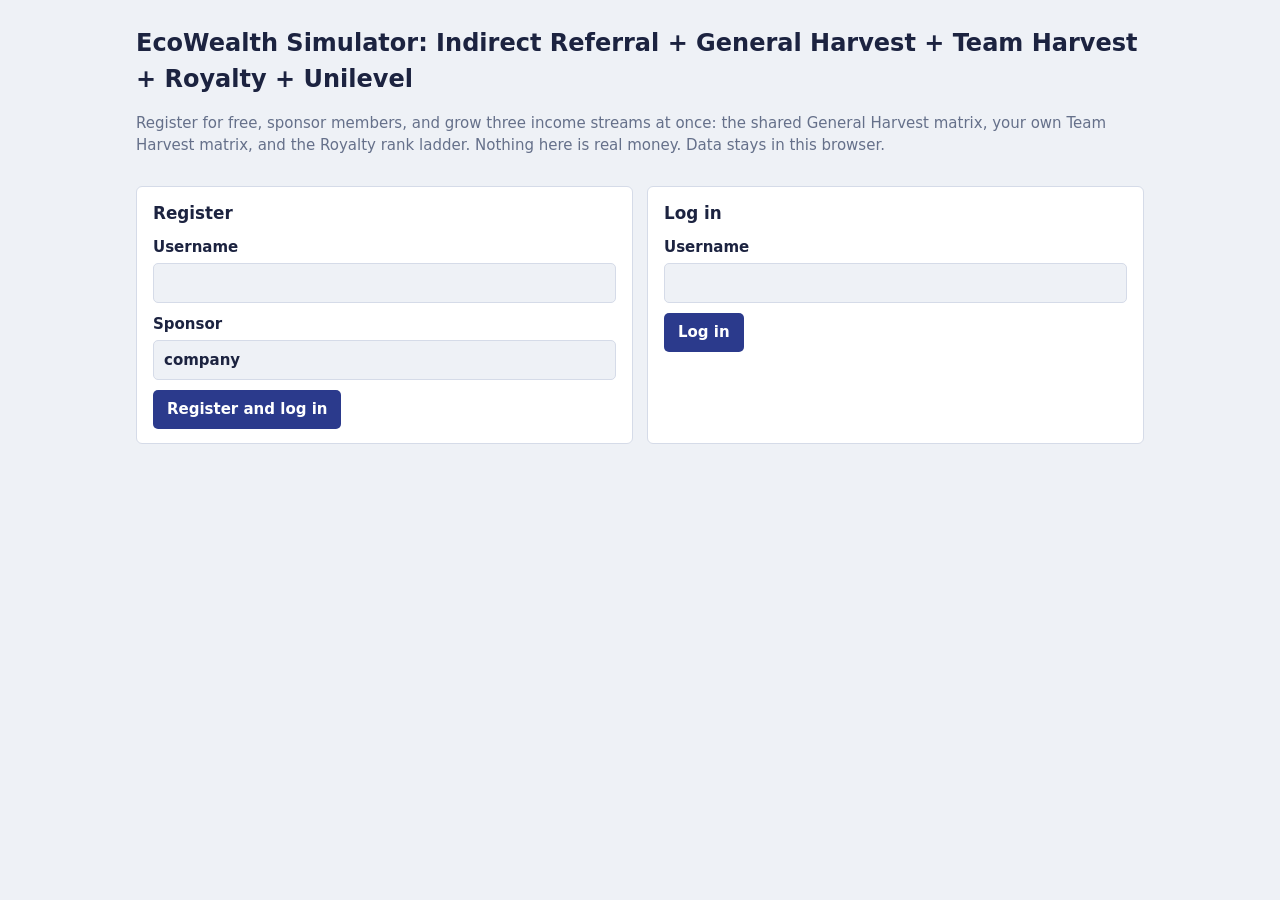
<file: sim/ecowealth/ecowealth.html>
<!doctype html>
<html lang="en">
  <head>
    <meta charset="utf-8" />
    <meta
      name="viewport"
      content="width=device-width, initial-scale=1, viewport-fit=cover"
    />
    <title>
      EcoWealth Simulator: Indirect Referral + General Harvest + Team Harvest +
      Royalty + Unilevel
    </title>
    <style>
      :root {
        --bg: #eef1f6;
        --pan: #fff;
        --ink: #1c2340;
        --mut: #65708a;
        --line: #d5dbe8;
        --ok: #1f8a5b;
        --amb: #b7791f;
        --hi: #e8ecfb;
        --btn: #2b3a8c;
        --btnink: #fff;
      }
      @media (prefers-color-scheme: dark) {
        :root:not([data-theme="light"]) {
          --bg: #10142a;
          --pan: #181e3a;
          --ink: #e7eaf7;
          --mut: #94a0c2;
          --line: #2a3358;
          --ok: #4fd39a;
          --amb: #e7b45a;
          --hi: #212a54;
          --btn: #8fa2ff;
          --btnink: #10142a;
        }
      }
      :root[data-theme="dark"] {
        --bg: #10142a;
        --pan: #181e3a;
        --ink: #e7eaf7;
        --mut: #94a0c2;
        --line: #2a3358;
        --ok: #4fd39a;
        --amb: #e7b45a;
        --hi: #212a54;
        --btn: #8fa2ff;
        --btnink: #10142a;
      }
      * {
        box-sizing: border-box;
      }
      body {
        margin: 0;
        background: var(--bg);
        color: var(--ink);
        font:
          15px/1.5 system-ui,
          -apple-system,
          "Segoe UI",
          Roboto,
          sans-serif;
        font-variant-numeric: tabular-nums;
      }
      main {
        max-width: 1040px;
        margin: 0 auto;
        padding: 20px 16px 48px;
      }
      h1 {
        font-size: 1.5rem;
        margin: 0.2em 0;
      }
      h2 {
        font-size: 1.05rem;
        margin: 0 0 0.6em;
      }
      .mut {
        color: var(--mut);
      }
      .err {
        background: #fde8e8;
        color: #8a1f1f;
        padding: 8px 12px;
        border-radius: 6px;
      }
      .pan {
        background: var(--pan);
        border: 1px solid var(--line);
        border-radius: 6px;
        padding: 14px 16px;
        margin: 14px 0;
      }
      .top {
        display: flex;
        justify-content: space-between;
        align-items: center;
        gap: 12px;
        flex-wrap: wrap;
      }
      .stats {
        display: flex;
        flex-wrap: wrap;
        border: 1px solid var(--line);
        border-radius: 6px;
        background: var(--pan);
        margin-top: 14px;
      }
      .stats div {
        flex: 1 1 150px;
        padding: 12px 16px;
        border-right: 1px solid var(--line);
      }
      .stats div:last-child {
        border-right: 0;
      }
      .stats b {
        display: block;
        font-size: 1.4rem;
      }
      label {
        display: block;
        margin: 0 0 10px;
        font-weight: 600;
      }
      input {
        display: block;
        width: 100%;
        margin-top: 4px;
        padding: 8px 10px;
        font: inherit;
        color: inherit;
        background: var(--bg);
        border: 1px solid var(--line);
        border-radius: 5px;
      }
      button {
        font: inherit;
        font-weight: 600;
        padding: 8px 14px;
        border: 0;
        border-radius: 5px;
        background: var(--btn);
        color: var(--btnink);
        cursor: pointer;
      }
      button.sec {
        background: transparent;
        color: var(--ink);
        border: 1px solid var(--line);
      }
      button:focus-visible,
      input:focus-visible,
      a:focus-visible {
        outline: 2px solid var(--btn);
        outline-offset: 2px;
      }
      .row {
        display: flex;
        gap: 8px;
        flex-wrap: wrap;
        align-items: end;
      }
      .row input {
        width: auto;
        flex: 1 1 160px;
        margin: 0;
      }
      .row .n {
        flex: 0 0 90px;
      }
      .g2 {
        display: grid;
        grid-template-columns: repeat(auto-fit, minmax(300px, 1fr));
        gap: 14px;
      }
      .sc {
        overflow-x: auto;
      }
      table {
        width: 100%;
        border-collapse: collapse;
      }
      th,
      td {
        text-align: left;
        padding: 7px 10px;
        border-bottom: 1px solid var(--line);
        white-space: nowrap;
      }
      th {
        font-weight: 600;
        color: var(--mut);
      }
      tr.me td {
        background: var(--hi);
      }
      .ok {
        color: var(--ok);
        font-weight: 600;
      }
      .bar {
        width: 110px;
        height: 8px;
        background: var(--line);
        border-radius: 4px;
        overflow: hidden;
      }
      .bar i {
        display: block;
        height: 100%;
        background: var(--amb);
      }
      :root {
        --tok: #4fd39a;
      }
      @media (prefers-color-scheme: dark) {
        :root:not([data-theme="light"]) {
          --tok: #1f8a5b;
        }
      }
      :root[data-theme="dark"] {
        --tok: #1f8a5b;
      }
      :root {
        padding-top: env(safe-area-inset-top, 0px);
        padding-bottom: env(safe-area-inset-bottom, 0px);
      }
      html {
        scroll-padding-top: env(safe-area-inset-top, 0px);
      }
      a {
        color: var(--btn);
      }
      select {
        font: inherit;
        display: block;
        width: 100%;
        margin-top: 4px;
        padding: 8px 10px;
        color: inherit;
        background: var(--bg);
        border: 1px solid var(--line);
        border-radius: 5px;
      }
      .row select {
        width: auto;
        flex: 1 1 140px;
        margin: 0;
      }
      .sr {
        position: absolute;
        width: 1px;
        height: 1px;
        overflow: hidden;
        clip: rect(0 0 0 0);
        white-space: nowrap;
      }
      .pgr {
        display: flex;
        flex-wrap: wrap;
        align-items: center;
        justify-content: space-between;
        gap: 10px 16px;
        padding-top: 10px;
      }
      .pbs {
        display: flex;
        flex-wrap: wrap;
        align-items: center;
        gap: 4px;
      }
      .pb {
        min-width: 36px;
        height: 36px;
        padding: 0 8px;
        background: transparent;
        color: var(--ink);
        border: 1px solid var(--line);
      }
      .pb.cur {
        background: var(--btn);
        color: var(--btnink);
        border-color: var(--btn);
      }
      .pb[aria-disabled="true"] {
        opacity: 0.4;
        cursor: not-allowed;
      }
      .rpp {
        display: inline-flex;
        align-items: center;
        gap: 6px;
        margin: 0;
        font-weight: 400;
      }
      .rpp select {
        padding: 6px 8px;
        color: inherit;
        background: var(--bg);
        border: 1px solid var(--line);
        border-radius: 5px;
      }
      select:focus-visible {
        outline: 2px solid var(--btn);
        outline-offset: 2px;
      }
      @media (pointer: coarse) {
        .pb {
          min-width: 44px;
          height: 44px;
        }
      }
      #toasts {
        position: fixed;
        left: 50%;
        bottom: 16px;
        transform: translateX(-50%);
        display: flex;
        flex-direction: column;
        gap: 8px;
        width: min(92vw, 420px);
        padding-bottom: env(safe-area-inset-bottom, 0px);
        z-index: 10;
        pointer-events: none;
      }
      .toast {
        pointer-events: auto;
        display: flex;
        align-items: flex-start;
        gap: 10px;
        padding: 10px 12px;
        border-radius: 6px;
        background: var(--ink);
        color: var(--bg);
        box-shadow: 0 4px 14px rgba(0, 0, 0, 0.25);
        animation: tin 0.18s ease-out;
      }
      .toast .ti {
        color: var(--tok);
        font-weight: 700;
      }
      .toast span:nth-child(2) {
        flex: 1;
      }
      .toast button {
        padding: 0 6px;
        background: none;
        color: inherit;
        font-size: 1.2rem;
        line-height: 1;
      }
      .toast button:focus-visible {
        outline-color: currentColor;
      }
      @keyframes tin {
        from {
          opacity: 0;
          transform: translateY(8px);
        }
      }
      .toast.out {
        opacity: 0;
        transform: translateY(6px);
        transition:
          opacity 0.5s ease,
          transform 0.5s ease;
      }
      @media (prefers-reduced-motion: reduce) {
        .toast {
          animation: none;
        }
        .toast.out {
          transform: none;
        }
      }
    </style>
  </head>
  <body>
    <main id="root"></main>
    <div id="toasts" role="status" aria-live="polite"></div>
    <div id="alerts" class="sr" role="alert"></div>
    <script>
      // EcoWealth Simulator - five independent bonus systems sharing one sponsor tree and one
      // registration event. New to this file? Start here, then the comment above each function fills
      // in the specifics. (The page title lists all five; this file predates two of them and the
      // comment used to say "three" - this block is the fix for that, kept in sync with what's below.)
      //
      // THE SHARED TREE. Every member is one entry in S.users: {id, name, sp}, where sp is the
      // sponsoring member's id. Company (id 0) is the root; it never earns or qualifies for anything,
      // and can never log in. Every system below reads this one tree - none of them keep a separate
      // copy of who sponsored whom.
      //
      // THE FIVE SYSTEMS, roughly in the order a new member would encounter them:
      //
      //  1. INDIRECT REFERRAL BONUS - a flat, one-time, unconditional payout, instantly, the moment a
      //     new member registers. Pays up to 10 levels of REAL sponsors above the new member
      //     (INDIRECT_BONUS: 500/100/50/40/30/20/10/5/5/5), no quota or rank required, same amount
      //     regardless of anyone's history. See payIndirectReferral().
      //
      //  2. GENERAL HARVEST - one shared 3-wide, 10-level matrix for the WHOLE network. Sponsoring 3
      //     directs "qualifies" a member and adds them to the Harvest queue (S.mx); the first-ever
      //     member to qualify becomes the matrix's permanent apex (queue position 0, paid from the
      //     whole network's later qualifiers), and everyone else fills the matrix in queue order,
      //     breadth-first. See levelsG()/earnedG().
      //
      //  3. TEAM HARVEST - every Harvest-qualified member ALSO gets their own private 3x10 matrix,
      //     filled only by their downline who qualified for Harvest AFTER they did - qualifying early
      //     matters, since a team can never include someone who beat its own apex to qualifying. Same
      //     matrix shape and bonus-per-level idea as General Harvest, just a different, personal
      //     population. See levelsT()/earnedT()/counts()/team().
      //
      //  4. ROYALTY - a rank ladder, Member -> Leader -> Supervisor -> Manager -> Director, that is
      //     completely independent of Harvest qualification: it is driven purely by TEAM COMPOSITION
      //     (how many downline members, at any depth, already hold the rank below you), not by the
      //     3-direct Harvest gate. A member can be Harvest-qualified (3+ directs) without being a
      //     Royalty Leader (10+ directs) yet, or the reverse. Ranks are permanent once reached.
      //     Supervisor, Manager and Director also earn a monthly peso royalty - evaluated once a month,
      //     on demand, via "Advance month" - based on their team's repeat-purchase sales against a
      //     per-rank quota. See ranks()/payout()/evaluateMonth().
      //
      //  5. UNILEVEL REPEAT-PURCHASE BONUS - pays a percentage of EVERY personal purchase, instantly,
      //     in real time: Level 0 (10%) always goes to the buyer themselves, and Levels 1-10
      //     (5/5/5/3/3/2/2/2/1/1%) go up the sponsor chain, one level each, but only to uplines who are
      //     currently "Active". Active/Inactive is a monthly flag (S.unilevelFlag), decided once a
      //     month from that member's OWN personal sales the month before, against a flat ₱500 quota -
      //     independent of rank, independent of Royalty's own quotas. Crucially, a member who has never
      //     been checked yet (month 1, or just-registered) reads as Active by default, not Inactive -
      //     only an evaluated month under quota switches someone to Inactive. See
      //     recordPurchase()/evaluateMonth().
      //
      // HOW THE FIVE SYSTEMS INTERACT:
      //  - A single registration (reg(), or bulkAdd() for many at once) can trigger Harvest
      //    qualification, a Royalty rank-up, AND an Indirect Referral payout, all in one event - see the
      //    combined toasts built in doReg()/under()/doBulk().
      //  - A single personal purchase (recordPurchase()) feeds Royalty's group-sales figure (read later,
      //    at month-end) AND pays Unilevel instantly, in the same call.
      //  - "Advance month" (doAdvance() -> evaluateMonth()) does exactly two things: pays Royalty, and
      //    recomputes next month's Unilevel Active/Inactive flags. It creates no purchases of its own
      //    and never touches Harvest, Indirect Referral, or the matrices.
      //  - "Auto-purchase" (doAutoPurchase() -> autoPurchasePass()) is the ONLY thing that simulates new
      //    purchases in bulk, and is a deliberately separate action from "Advance month" - this used to
      //    be bundled into Advance month, which made Unilevel's real-time payouts impossible to test
      //    with precise, chosen amounts (an auto-purchase could land on anyone, at a random time,
      //    between a controlled test's steps). Splitting them means Advance month is now a pure,
      //    predictable evaluation step, and Auto-purchase is an explicit, optional bulk-activity
      //    simulator that still pays Unilevel in real time, exactly like a manual purchase would.
      //
      // HOW THIS FILE IS LAID OUT, top to bottom: constants -> state shape & persistence ->
      // registration & Indirect Referral -> Harvest matrix maths -> Royalty rank & payout maths ->
      // Unilevel real-time payout & monthly eligibility -> sponsor-pattern bulk registration ->
      // toast/focus/pagination UI helpers -> dash() (the whole logged-in page) and authView() (the
      // logged-out page) -> event handlers wired to the HTML's onclick/onsubmit attributes -> render(),
      // the single entry point that redraws the page after every state change.
      // General and Team Harvest's per-level bonus amounts, index = level (1-10), index 0 unused.
      // T(L) is the matrix's slot formula: level L has exactly 3^L slots.
      const BONUS_G = [
        0, 2e3, 4e3, 8e3, 12e3, 25e3, 1e5, 25e4, 48e4, 25e5, 5e6,
      ];
      const BONUS_T = [0, 1e3, 2e3, 4e3, 6e3, 12e3, 5e4, 12e4, 2e5, 12e5, 35e5];
      const T = (n) => 3 ** n;
      // Royalty's three paid ranks: the monthly Group Sales quota each must clear, and the two
      // percentages (of Group Sales, and of the rank-holder's own Personal Sales) paid once it is.
      const RANK_QUOTA = {
        Supervisor: 500000,
        Manager: 1000000,
        Director: 5000000,
      };
      const GROUP_PCT = { Supervisor: 0.03, Manager: 0.05, Director: 0.1 };
      const PERSONAL_PCT = { Supervisor: 0.05, Manager: 0.1, Director: 0.15 };
      // Auto-purchase's simulated activity: ~PUR_RATE of the network buys a random amount each pass,
      // in PUR_MIN..PUR_MAX, rounded to the nearest 100.
      const PUR_RATE = 0.3,
        PUR_MIN = 500,
        PUR_MAX = 5000;
      // Unilevel's per-level rate on every personal purchase, index = level. Index 0 is the buyer's
      // own cut (always paid); indices 1-10 go to sponsors above them (paid only while Active).
      // UNILEVEL_QUOTA is the flat monthly personal-sales figure that decides next month's Active
      // status - unrelated to Royalty's own, per-rank quotas in RANK_QUOTA above.
      const UNILEVEL_PCT = [
        0.1, 0.05, 0.05, 0.05, 0.03, 0.03, 0.02, 0.02, 0.02, 0.01, 0.01,
      ];
      const UNILEVEL_QUOTA = 500;
      // Indirect Referral's flat per-level payout on every registration, index = level (1-10).
      const INDIRECT_BONUS = [0, 500, 100, 50, 40, 30, 20, 10, 5, 5, 5]; // index 0 unused - there is no Level 0 here
      // What one registration is modeled as "selling" for, in the Company Report's revenue figure.
      const BASIC_ACCOUNT_PRICE = 5000;
      // Royalty's five rank names, index = rankLvl()'s 0-4 output.
      const RN = ["Member", "Leader", "Supervisor", "Manager", "Director"];
      const nf = (n) => n.toLocaleString("en-US"), // number with thousands separators
        peso = (n) => "₱" + nf(n); // ...with a peso sign in front
      // localStorage key. All of this page's state lives under this one key, as one JSON blob.
      const KEY = "royalty_harvests_v1";
      // Module-level, NOT part of S, so none of these survive a reset() or a page reload:
      //   mem    - in-memory fallback copy of S's JSON, used if localStorage itself is unavailable
      //            (private browsing, storage disabled, quota exceeded) so the page still works for
      //            the rest of this tab's life, just without persistence across reloads (see warn).
      //   warn   - true once any localStorage call has failed; dash()/authView() show a small notice.
      //   armed  - the Reset button's "click again to confirm" state.
      //   lastIndirect - the most recent payIndirectReferral() result ({total, dist}), stashed here so
      //            whichever caller just registered someone (doReg/under/doBulk) can report on it in
      //            their own toast without reg()/bulkAdd() needing to change what they return.
      let mem = "",
        warn = false,
        armed = false,
        lastIndirect = null;
      // The complete shape of this app's state, S. Everything the simulator knows lives in one of
      // these fields; nothing is tracked outside S except the four module-level variables just above.
      //   users               - every registered member, in registration order: {id, name, sp}. id is
      //                         always equal to its own array index (ids are never reused or gapped),
      //                         which every O(N) pass in this file relies on. sp is the sponsor's id,
      //                         always smaller than this member's own id. id 0 is "company", the root.
      //   mx                  - the Harvest qualification queue: ids, in the order each one sponsored
      //                         their 3rd direct. Position in this array drives General Harvest (queue
      //                         index = matrix position) and gates Team Harvest (only queue members
      //                         count, and only a downline that queued later than you is "your team").
      //   me                  - the id of whoever is currently logged in, or null if nobody is.
      //   on                  - {g,t,r,u,i}: which of the five bonus streams (General/Team/Royalty/
      //                         Unilevel/Indirect) the UI currently folds into "Total ₱" and the
      //                         members-table ranking. Purely a display preference - never affects the
      //                         Company Report, which always counts every peso actually paid.
      //   month               - the current month number, starting at 1, incremented only by
      //                         evaluateMonth() (i.e. only by "Advance month").
      //   sales               - {id: pesos}, THIS MONTH's personal purchases only. Reset to {} by
      //                         evaluateMonth(); this is the figure both Royalty's quota check and
      //                         Unilevel's next-month Active/Inactive decision read.
      //   purchasedAll        - {id: pesos}, ALL-TIME personal purchases, never reset. Feeds the
      //                         Company Report's repeat-purchase revenue line.
      //   earnedAll           - {id: pesos}, Royalty earned all-time.
      //   lastMonthTotal/Count - Royalty's total paid, and how many members earned it, in the month
      //                         that most recently ended (snapshotted by evaluateMonth() right before
      //                         the reset below it).
      //   unilevelEarned      - {id: pesos}, Unilevel earned all-time (across every real-time payout).
      //   unilevelFlag        - {id: true|false}, each member's Active (true) / Inactive (false)
      //                         status for the CURRENT month, wholesale-replaced every evaluateMonth()
      //                         call. A member with no entry at all here (never yet evaluated) is
      //                         Active by default - see the eligibility check inside recordPurchase().
      //   unilevelLastSales   - {id: pesos}, a snapshot of each member's S.sales at the moment of the
      //                         most recent evaluateMonth(), kept only so the UI can show "you bought
      //                         ₱X last month" without having to recompute it from history.
      //   unilevelMonthTotal  - running total of Unilevel paid out since the last evaluateMonth(),
      //                         across every recordPurchase() call (manual or Auto-purchase). Snapshotted
      //                         into lastMonthUnilevelTotal and reset to 0 each time the month turns over.
      //   lastMonthUnilevelTotal - Unilevel's total for the month that most recently ended.
      //   lastAutoPurchaseLog - the detailed per-purchase breakdown from the MOST RECENT Auto-purchase
      //                         click only (who bought, how much, who it paid and at what level) -
      //                         wholesale-replaced every click, never accumulated across clicks or months.
      //                         Lets the logged-in member see exactly where their Unilevel money from
      //                         that one pass came from (see the apl panel inside dash()).
      //   indirectEarned      - {id: pesos}, Indirect Referral earned all-time.
      const fresh = () => ({
        users: [{ id: 0, name: "company", sp: null }],
        mx: [],
        me: null,
        on: { g: 1, t: 1, r: 1, u: 1 },
        month: 1,
        sales: {},
        purchasedAll: {},
        earnedAll: {},
        lastMonthTotal: 0,
        lastMonthCount: 0,
        unilevelEarned: {},
        unilevelFlag: {},
        unilevelLastSales: {},
        unilevelMonthTotal: 0,
        lastMonthUnilevelTotal: 0,
        lastAutoPurchaseLog: [],
        indirectEarned: {},
      });
      // Load saved state, falling back to the in-memory copy (see mem, above) and then to a brand new
      // fresh() network if neither exists yet (first-ever visit, or storage unavailable from the start).
      function load() {
        try {
          const s = localStorage.getItem(KEY);
          if (s) return JSON.parse(s);
        } catch (e) {
          warn = true;
        }
        return mem ? JSON.parse(mem) : fresh();
      }
      let S = load();
      // Backward-compatible defaults for state saved by an earlier version of this page, before a
      // field existed yet: S.on||{...} only helps a BRAND NEW S (nothing saved at all), since an
      // EXISTING S.on object already exists and skips the ||; each new stream needs its own explicit
      // ===undefined check so old sessions pick up the new default instead of silently reading as 0/off.
      S.on = S.on || { g: 1, t: 1, r: 1, u: 1, i: 1 };
      if (S.on.u === undefined) S.on.u = 1;
      if (S.on.i === undefined) S.on.i = 1;
      S.unilevelEarned = S.unilevelEarned || {};
      S.unilevelLastSales = S.unilevelLastSales || {};
      // Migrate the old gate naming (missing meant closed) to the new flag (missing means Active). Existing
      // explicit true/false decisions carry over unchanged; only never-yet-evaluated members change meaning.
      S.unilevelFlag = S.unilevelFlag || S.unilevelGate || {};
      delete S.unilevelGate;
      S.unilevelMonthTotal = S.unilevelMonthTotal || 0;
      S.lastMonthUnilevelTotal = S.lastMonthUnilevelTotal || 0;
      S.indirectEarned = S.indirectEarned || {};
      S.lastAutoPurchaseLog = S.lastAutoPurchaseLog || [];
      // Persist S as one JSON blob, every time anything changes it. mem (see above) always gets the
      // latest copy even if localStorage itself fails, so the running page keeps working regardless.
      function save() {
        mem = JSON.stringify(S);
        try {
          localStorage.setItem(KEY, mem);
        } catch (e) {
          warn = true;
        }
      }
      const U = (id) => S.users[id]; // look up a member by id - works because id === its array index
      const byName = (n) =>
        S.users.find(
          (u) => u.name.toLowerCase() === String(n).trim().toLowerCase(),
        );
      // directs(): how many people THIS member personally sponsored, regardless of Harvest/Royalty
      // status. O(N) per call (a full scan), fine for the one-off single-registration path that calls
      // it; bulkAdd() keeps its own running liveDirects count instead so a whole batch stays fast.
      const directs = (id) => S.users.filter((u) => u.sp === id).length;
      // pos(): this member's position in the Harvest queue (S.mx), or -1 if they have not qualified.
      const pos = (id) => S.mx.indexOf(id);

      // Pays a flat, unconditional bonus to each of a new member's sponsors, up to 10 levels up, the instant
      // registration succeeds - no quota, no rank, no monthly cycle, unlike Unilevel or Royalty. Stashes its
      // own result in lastIndirect so whichever caller just registered someone can report on it immediately.
      function payIndirectReferral(newId) {
        let cur = U(newId).sp,
          total = 0;
        const dist = [];
        for (let L = 1; L <= 10 && cur !== null; L++) {
          if (cur > 0) {
            const amt = INDIRECT_BONUS[L];
            S.indirectEarned[cur] = (S.indirectEarned[cur] || 0) + amt;
            total += amt;
            dist.push({ id: cur, level: L, amount: amt });
          }
          cur = U(cur).sp;
        }
        lastIndirect = { total, dist };
        return lastIndirect;
      }
      // Register a free member. If the sponsor now has 3 directs, they join the Harvest queue. Royalty rank
      // is never tracked here - it is derived fresh from the tree whenever ranks() is called. Indirect
      // Referral always runs, as an unconditional side effect of registering - see payIndirectReferral().
      function reg(name, spName) {
        name = name.trim();
        if (!/^[a-z0-9_]{2,20}$/i.test(name))
          return "Username must be 2 to 20 letters, numbers or underscores.";
        if (byName(name)) return "That username is already taken.";
        const sp = byName(spName || "company");
        if (!sp)
          return 'Sponsor not found. Use an existing username, or "company".';
        S.users.push({ id: S.users.length, name, sp: sp.id });
        if (sp.id && pos(sp.id) < 0 && directs(sp.id) >= 3) S.mx.push(sp.id);
        const u = S.users[S.users.length - 1];
        payIndirectReferral(u.id);
        return u;
      }

      // ---- HARVEST: GENERAL + TEAM MATRIX MATHS ----
      // Both matrices share the same shape (3 directs per slot, 10 levels, level L holding T(L)=3^L
      // slots) and the same "levels array" result shape: ten {L, t, f, paid, b} objects, one per level
      // (t = total slots, f = how many are filled, paid = f>=t, b = that level's bonus amount). Every
      // function below from earn() through progT() is generic over that shape, so the exact same code
      // pays out General and Team Harvest - only WHO counts as "filled" differs between the two.
      //
      // General matrix: position p = this member's index in the Harvest queue (S.mx), apex = p 0, and
      // slots fill breadth-first in queue order - level L's T(L) slots are exactly the T(L) queue
      // positions starting right after level L-1's. Team matrix: n = how many of THIS member's
      // downline queued for Harvest after they did (see counts()); the matrix fills the same way, just
      // counting a personal population instead of a shared queue position.
      function levelsG(p) {
        const N = S.mx.length;
        return Array.from({ length: 10 }, (_, i) => {
          const L = i + 1,
            t = T(L),
            s = t * p + (t - 1) / 2,
            f = Math.max(0, Math.min(t, N - s));
          return { L, t, f, paid: f >= t, b: BONUS_G[L] };
        });
      }
      const levelsT = (n) =>
        Array.from({ length: 10 }, (_, i) => {
          const L = i + 1,
            t = T(L),
            f = Math.max(0, Math.min(t, n - (t - 3) / 2));
          return { L, t, f, paid: f >= t, b: BONUS_T[L] };
        });
      // earn(): total bonus paid so far across a levels array (every level that's already full).
      // prg(): a one-line progress string for the first level that ISN'T full yet.
      const earn = (a) => a.reduce((s, l) => s + (l.paid ? l.b : 0), 0),
        prg = (a) => {
          const l = a.find((x) => !x.paid);
          return l
            ? `Level ${l.L}: ${nf(l.f)}/${nf(l.t)}`
            : "All 10 levels complete";
        };
      const earnedG = (p) => earn(levelsG(p)),
        progG = (p) => prg(levelsG(p)),
        earnedT = (n) => earn(levelsT(n)),
        progT = (n) => prg(levelsT(n));
      // Renders one levels array as the ten-row table used for both the General and Team matrix panels.
      const lvT = (L) =>
        `<div class="sc"><table><tr><th>Level</th><th>Slots</th><th>Filled</th><th>Bonus</th><th>Status</th></tr>${L.map((l) => `<tr><td>${l.L}</td><td>${nf(l.t)}</td><td>${nf(l.f)}</td><td>${peso(l.b)}</td><td>${l.paid ? '<span class="ok">Paid</span>' : `<div class="bar" title="${nf(l.f)} of ${nf(l.t)}"><i style="width:${(l.f / l.t) * 100}%"></i></div>`}</td></tr>`).join("")}</table></div>`;
      // dep(n): the deepest Team Harvest level a team of size n has filled - used for the "fastest
      // team" style stats, given any individual member's team size.
      const dep = (n) => {
        let L = 0;
        while ((T(L + 1) - 1) / 2 <= n) L++;
        return L;
      };
      // parentName(q): the name of whoever sits directly above General-matrix position q (its parent
      // slot), found by the matrix's fixed 3-children-per-slot formula - purely positional, unrelated
      // to the sponsor tree itself.
      const parentName = (q) => U(S.mx[Math.floor((q - 1) / 3)]).name;
      // depth(): the deepest General Harvest level the WHOLE network's queue has filled so far - the
      // network-wide equivalent of dep(), read straight from S.mx.length instead of a team size.
      function depth() {
        const i = S.mx.length - 1;
        if (i < 0) return "None yet";
        let L = 0;
        while ((T(L + 1) - 1) / 2 <= i) L++;
        return L ? "Level " + L : "Apex only";
      }
      // lvOf(r): which Team Harvest level a teammate at 0-based rank r (r-th to have qualified, among
      // a team) lands on - the inverse of the slot-count formula T(L).
      const lvOf = (r) => {
        let L = 1;
        while (r >= (T(L + 1) - 3) / 2) L++;
        return L;
      };
      // pd(): how many levels in a levels array are already paid (fully filled) - used by snap() to
      // build a before/after picture for toasts, without needing the bonus amounts, just the count.
      const pd = (a) => a.filter((l) => l.paid).length;
      // isUp(a, u): is member a an ancestor of member u, anywhere up u's sponsor chain? The basic
      // "is this person in my downline" test that team(), the general-matrix Direct/Indirect/Outside
      // labels, and the Royalty team-scoping logic are all built from.
      const isUp = (a, u) => {
        let x = U(u).sp;
        while (x !== null && x !== a) x = U(x).sp;
        return x === a;
      };
      // Teammate counts: for each ancestor, downline who joined the Harvest queue after them (company counts everyone).
      function counts() {
        const Q = new Map(S.mx.map((u, i) => [u, i])),
          n = {};
        S.mx.forEach((u, i) => {
          for (let a = U(u).sp; a !== null; a = U(a).sp) {
            const q = a === 0 ? -1 : Q.has(a) ? Q.get(a) : Infinity;
            if (q < i) n[a] = (n[a] || 0) + 1;
          }
        });
        return n;
      }
      // team(id): id's Team Harvest team - their downline who joined the Harvest queue AFTER id did,
      // in queue order. (Contrast with Royalty's teamOf(), below, which is id's ENTIRE downline,
      // unconditional on Harvest queue order at all - two genuinely different "team" definitions that
      // happen to share a name in everyday use, each serving its own bonus system.)
      function team(id) {
        const o = [];
        for (let i = pos(id) + 1; i < S.mx.length; i++)
          if (isUp(id, S.mx[i])) o.push(S.mx[i]);
        return o;
      }
      // snap(): a before-picture of every Harvest-qualified member's completed-level counts (General
      // and Team both), for toasts to diff against after a registration - see qmsg(), further down,
      // which turns two snap() calls into "you completed Level 2, 3 other members completed a level".
      const snap = () => {
        const n = counts(),
          g = {},
          t = {};
        S.mx.forEach((u, i) => {
          g[u] = pd(levelsG(i));
          t[u] = pd(levelsT(n[u] || 0));
        });
        return { q: S.mx.length, g, t };
      };

      // ---- ROYALTY: RANK LADDER + MONTHLY PAYOUT MATHS ----
      // Subtree rollup: out[id] = fn(id) + fn summed over id's entire downline. out[0] totals the whole network.
      // Valid because every sponsor already has a smaller id than its sponsee (ids are assigned in join order).
      // This single O(N) pass is what makes ranks(), groupSalesAll() and teamOf()'s callers all cheap
      // even at tens of thousands of members - Royalty's "team" is the whole downline, with no cap and
      // no queue-order filter the way Harvest's team() has, so a naive per-member tree walk would be
      // far slower at scale.
      function rollup(fn) {
        const N = S.users.length - 1,
          out = {};
        for (let i = N; i >= 1; i--) {
          out[i] = (out[i] || 0) + fn(i);
          const p = S.users[i].sp;
          if (p !== null) out[p] = (out[p] || 0) + out[i];
        }
        return out;
      }
      // directCounts(): every member's direct-sponsee count, all at once, as one dict - the O(N)-total
      // equivalent of calling directs() (above) once per member, which would cost O(N^2). Used
      // wherever a full-network pass needs everyone's count at once (ranks(), dash()'s stats).
      function directCounts() {
        const d = {};
        for (let i = 1; i < S.users.length; i++) {
          const p = S.users[i].sp;
          if (p !== null) d[p] = (d[p] || 0) + 1;
        }
        return d;
      }
      // Royalty ranks are self-prerequisite and therefore automatically cumulative: a team member who has gone
      // on to Director still satisfies "10 Leaders", because Director required Manager, which required
      // Supervisor, which required Leader. Entirely independent of Harvest's own 3-direct qualification.
      function ranks() {
        const N = S.users.length - 1,
          d = directCounts();
        const isL = {};
        for (let i = 1; i <= N; i++) isL[i] = (d[i] || 0) >= 10;
        const r1 = rollup((i) => (isL[i] ? 1 : 0));
        const isS = {};
        for (let i = 1; i <= N; i++)
          isS[i] = isL[i] && r1[i] - (isL[i] ? 1 : 0) >= 10;
        const r2 = rollup((i) => (isS[i] ? 1 : 0));
        const isM = {};
        for (let i = 1; i <= N; i++)
          isM[i] = isS[i] && r2[i] - (isS[i] ? 1 : 0) >= 10;
        const r3 = rollup((i) => (isM[i] ? 1 : 0));
        const isD = {};
        for (let i = 1; i <= N; i++)
          isD[i] = isM[i] && r3[i] - (isM[i] ? 1 : 0) >= 10;
        const ts = rollup(() => 1);
        return { d, isL, isS, isM, isD, r1, r2, r3, ts };
      }
      // rankName()/rankLvl(): turn a ranks() result into this member's single highest rank, as a
      // display string or as a 0 (Member) to 4 (Director) number for sorting/comparison.
      const rankName = (R, i) =>
        R.isD[i]
          ? "Director"
          : R.isM[i]
            ? "Manager"
            : R.isS[i]
              ? "Supervisor"
              : R.isL[i]
                ? "Leader"
                : "Member";
      const rankLvl = (R, i) =>
        R.isD[i] ? 4 : R.isM[i] ? 3 : R.isS[i] ? 2 : R.isL[i] ? 1 : 0;
      // Every member's "Group Sales": their own S.sales this month, plus their entire downline's -
      // exactly what each paid rank's monthly quota (RANK_QUOTA) is checked against.
      const groupSalesAll = () => rollup((i) => S.sales[i] || 0);
      // teamOf(id): id's ENTIRE downline, any depth, unconditional on Harvest queue order or anything
      // else - this is Royalty's own notion of "team" (see the comment on team(), above, for how it
      // differs from Team Harvest's). Used for the rank ladder's "10 team members who are X+" checks
      // and for the "Your Royalty team" table in dash().
      function teamOf(id) {
        const kids = {};
        for (let i = 1; i < S.users.length; i++) {
          const p = S.users[i].sp;
          if (p !== null) (kids[p] = kids[p] || []).push(i);
        }
        const out = [],
          stack = [id];
        while (stack.length) {
          const x = stack.pop();
          (kids[x] || []).forEach((c) => {
            out.push(c);
            stack.push(c);
          });
        }
        return out;
      }
      // Reference data + a renderer for the Rank ladder panel: RANK_ROWS is the plain-English
      // requirement text; ladderT() fills in each paid rank's live quota/percentages from the
      // RANK_QUOTA/GROUP_PCT/PERSONAL_PCT constants, so the two never drift apart.
      const RANK_ROWS = [
        { r: "Member", req: "Automatic on registration" },
        { r: "Leader", req: "10 direct sponsees (not royalty-eligible)" },
        { r: "Supervisor", req: "10 team members who are Leader+" },
        { r: "Manager", req: "10 team members who are Supervisor+" },
        { r: "Director", req: "10 team members who are Manager+" },
      ];
      const ladderT = () =>
        `<div class="sc"><table><caption class="sr">Royalty rank ladder</caption><tr><th>Rank</th><th>Requirement</th><th>Monthly quota</th><th>Group %</th><th>Personal %</th></tr>${RANK_ROWS.map((x) => `<tr><td>${x.r}</td><td>${x.req}</td><td>${RANK_QUOTA[x.r] ? peso(RANK_QUOTA[x.r]) : "—"}</td><td>${GROUP_PCT[x.r] ? Math.round(GROUP_PCT[x.r] * 100) + "%" : "—"}</td><td>${PERSONAL_PCT[x.r] ? Math.round(PERSONAL_PCT[x.r] * 100) + "%" : "—"}</td></tr>`).join("")}</table></div>`;
      // Same idea as ladderT() above, one reference table each for Unilevel's and Indirect Referral's
      // own schedules, both generated straight from their constants so the displayed numbers can never
      // drift from the numbers actually paid.
      const unilevelT = () =>
        `<div class="sc"><table><caption class="sr">Unilevel Repeat-Purchase Bonus schedule</caption><tr><th>Level</th><th>Who</th><th>Rate</th></tr>${UNILEVEL_PCT.map((pct, L) => `<tr><td>${L}</td><td>${L === 0 ? "The buyer (self)" : "Upline, " + L + " level" + (L > 1 ? "s" : "") + " up"}</td><td>${Math.round(pct * 100)}%</td></tr>`).join("")}</table></div>`;
      const indirectT = () =>
        `<div class="sc"><table><caption class="sr">Indirect Referral Bonus schedule</caption><tr><th>Level</th><th>Who</th><th>Bonus</th></tr>${INDIRECT_BONUS.slice(
          1,
        )
          .map(
            (amt, i) =>
              `<tr><td>${i + 1}</td><td>Upline, ${i + 1} level${i + 1 > 1 ? "s" : ""} up</td><td>${peso(amt)}</td></tr>`,
          )
          .join("")}</table></div>`;

      // The Royalty payout formula for one member this month: not eligible at all if they're not a
      // paid rank (rankNm isn't in RANK_QUOTA); otherwise pays rank% of Group Sales + rank% of Personal
      // Sales, but ONLY if Group Sales actually cleared that rank's quota - falling short pays nothing,
      // it doesn't scale down proportionally.
      function payout(rankNm, gs, ps) {
        const q = RANK_QUOTA[rankNm];
        if (q === undefined)
          return { elig: false, hit: false, quota: 0, pay: 0 };
        const hit = gs >= q;
        return {
          elig: true,
          hit,
          quota: q,
          pay: hit
            ? Math.round(GROUP_PCT[rankNm] * gs + PERSONAL_PCT[rankNm] * ps)
            : 0,
        };
      }
      // Unilevel pays in real time, on every purchase: Level 0 always goes to the buyer; levels 1-10 walk the
      // sponsor chain and pay each upline unless THEIR flag (set by last month's evaluateMonth) is explicitly
      // Inactive. A member with no entry yet - never evaluated, brand new, or still in month 1 - reads as
      // Active by default, which is what lets month 1 (and any new member) earn from their downline immediately.
      function recordPurchase(id, amt) {
        amt = Math.max(0, Math.round(+amt || 0));
        if (amt <= 0) return null;
        S.sales[id] = (S.sales[id] || 0) + amt;
        S.purchasedAll[id] = (S.purchasedAll[id] || 0) + amt;
        const l0 = Math.round(UNILEVEL_PCT[0] * amt);
        S.unilevelEarned[id] = (S.unilevelEarned[id] || 0) + l0;
        S.unilevelMonthTotal = (S.unilevelMonthTotal || 0) + l0;
        let cur = U(id).sp,
          upTotal = 0,
          paidCount = 0,
          skippedCount = 0;
        const dist = [];
        for (let L = 1; L <= 10 && cur !== null; L++) {
          if (cur > 0) {
            if (S.unilevelFlag[cur] !== false) {
              const pay = Math.round(UNILEVEL_PCT[L] * amt);
              S.unilevelEarned[cur] = (S.unilevelEarned[cur] || 0) + pay;
              S.unilevelMonthTotal = (S.unilevelMonthTotal || 0) + pay;
              upTotal += pay;
              paidCount++;
              dist.push({ id: cur, level: L, amount: pay });
            } else skippedCount++;
          }
          cur = U(cur).sp;
        }
        return { amt, l0, upTotal, paidCount, skippedCount, dist };
      }
      // Simulates purchase activity for ~PUR_RATE of the network. Each purchase still runs through
      // recordPurchase(), so Unilevel still pays in real time, exactly as a manual purchase would - this
      // is a standalone action now, separate from evaluateMonth()/Advance Month, which only judges eligibility.
      function autoPurchasePass() {
        const N = S.users.length - 1;
        let buyers = 0,
          total = 0,
          unilevel = 0;
        const log = [];
        for (let i = 1; i <= N; i++)
          if (Math.random() < PUR_RATE) {
            const amt =
              PUR_MIN +
              Math.floor(Math.random() * ((PUR_MAX - PUR_MIN) / 100 + 1)) * 100;
            const r = recordPurchase(i, amt);
            if (r) {
              buyers++;
              total += r.amt;
              unilevel += r.l0 + r.upTotal;
              log.push({ buyer: i, amt: r.amt, l0: r.l0, dist: r.dist });
            }
          }
        S.lastAutoPurchaseLog = log;
        return { buyers, total, unilevel };
      }
      // Evaluate every member's Group Sales against their rank's quota, pay Supervisor+, then reset the month.
      // Independent of Harvest: registering members never triggers this, only "Advance month" does.
      function evaluateMonth() {
        const R = ranks(),
          gs = groupSalesAll(),
          N = S.users.length - 1;
        let total = 0,
          count = 0;
        for (let i = 1; i <= N; i++) {
          const { pay } = payout(rankName(R, i), gs[i] || 0, S.sales[i] || 0);
          if (pay > 0) {
            S.earnedAll[i] = (S.earnedAll[i] || 0) + pay;
            total += pay;
            count++;
          }
        }
        // Unilevel's status for the WHOLE next month is fixed here, from this month's personal sales alone -
        // always an explicit true/false for every member, replacing whatever they had before. A member who has
        // never been through this check at all (brand new, or month 1) has no entry here yet, and the
        // eligibility check in recordPurchase() treats that absence as Active, not Inactive.
        const newFlag = {},
          lastSales = {};
        let activeNext = 0;
        for (let i = 1; i <= N; i++) {
          const s = S.sales[i] || 0;
          lastSales[i] = s;
          newFlag[i] = s >= UNILEVEL_QUOTA;
          if (newFlag[i]) activeNext++;
        }
        S.unilevelFlag = newFlag;
        S.unilevelLastSales = lastSales;
        const unilevelTotal = S.unilevelMonthTotal || 0;
        S.lastMonthUnilevelTotal = unilevelTotal;
        S.unilevelMonthTotal = 0;
        S.sales = {};
        S.month = (S.month || 1) + 1;
        S.lastMonthTotal = total;
        S.lastMonthCount = count;
        return { total, count, unilevelTotal, activeNext };
      }

      // ---- SPONSOR-PATTERN BULK REGISTRATION ----
      // sponsorPlan(): works out, upfront, who the sponsor of each of K NEW members will be, without
      // registering anyone yet - a "plan" rather than an action, so bulkAdd() (below) can execute it as
      // one fast pass. root=null means anywhere in the network; otherwise everything stays confined to
      // root's own existing team (plus root itself). Three patterns, each a different growth shape:
      //   random   - each new member's sponsor is picked at random from everyone in scope, including
      //              new members already placed earlier in this SAME batch - the ordinary, realistic
      //              shape, roughly as wide as it is deep.
      //   balanced - fills whichever in-scope member currently has the fewest directs first, capped at
      //              10 directs per member, producing the minimum-size tree needed to reach a given
      //              Harvest/Royalty rank: 11 members for the first Leader, 111 for the first
      //              Supervisor, 1111 for Manager, 11111 for Director.
      //   chain    - each new member's sponsor is simply the previous new member (or whoever already
      //              has the highest id in scope), producing one long, 1-wide line - good for testing
      //              deep-but-narrow structures, but since nobody in a pure chain ever reaches 3 or 10
      //              directs, nobody in it ever qualifies for Harvest or Royalty.
      // Pure tree structure either way - independent of Harvest qualification or Royalty rank, it only
      // decides who sponsors whom; placeholder objects like {ph:k} stand in for "the k-th new member in
      // this batch", resolved to a real id once bulkAdd() actually creates them in order.
      function sponsorPlan(pattern, root, K) {
        const real =
          root === null
            ? S.users.filter((u) => u.id !== 0).map((u) => u.id)
            : [root, ...teamOf(root)];
        if (pattern === "chain") {
          let cur = real.reduce((a, b) => Math.max(a, b), 0);
          const out = [];
          for (let k = 0; k < K; k++) {
            out.push(cur);
            cur = { ph: k };
          }
          return out;
        }
        if (pattern === "balanced") {
          const d = directCounts(),
            rem = new Map(),
            queue = [];
          if (root === null && real.length === 0) {
            rem.set(0, 1);
            queue.push(0);
          }
          real.forEach((id) => {
            const r = 10 - (d[id] || 0);
            if (r > 0) {
              rem.set(id, r);
              queue.push(id);
            }
          });
          if (!queue.length) {
            rem.set(root, 10);
            queue.push(root);
          }
          let head = 0;
          const out = [];
          for (let k = 0; k < K; k++) {
            while (rem.get(queue[head]) <= 0) head++;
            const sp = queue[head];
            out.push(sp);
            rem.set(sp, rem.get(sp) - 1);
            const ph = { ph: k };
            rem.set(ph, 10);
            queue.push(ph);
            if (rem.get(sp) <= 0) head++;
          }
          return out;
        }
        const pool = real.length ? real.slice() : [0];
        const out = [];
        for (let k = 0; k < K; k++) {
          out.push(pool[Math.floor(Math.random() * pool.length)]);
          pool.push({ ph: k });
        }
        return out;
      }
      // Fast bulk registration path: name assumed pre-validated and unique, sponsor given by id. Harvest's
      // 3-direct qualification is tracked incrementally (liveDirects/mxIdx) rather than rescanning the whole
      // network per registration, so a whole bulk batch stays O(K) even though it can push onto S.mx many
      // times over. Royalty rank needs no equivalent bookkeeping here, since ranks() derives it fresh on demand.
      function bulkAdd(pattern, root, K) {
        const plan = sponsorPlan(pattern, root, K);
        const newIds = new Array(K).fill(undefined);
        const liveDirects = directCounts();
        const mxIdx = new Map(S.mx.map((id, i) => [id, i]));
        let added = 0,
          indirectTotal = 0;
        for (let k = 0; k < K; k++) {
          let sp = plan[k];
          if (sp && typeof sp === "object") sp = newIds[sp.ph];
          if (sp === undefined) continue;
          const u = { id: S.users.length, name: "m" + S.users.length, sp };
          S.users.push(u);
          liveDirects[sp] = (liveDirects[sp] || 0) + 1;
          if (sp > 0 && liveDirects[sp] === 3 && !mxIdx.has(sp)) {
            mxIdx.set(sp, S.mx.length);
            S.mx.push(sp);
          }
          indirectTotal += payIndirectReferral(u.id).total;
          newIds[k] = u.id;
          added++;
        }
        return { added, indirectTotal };
      }

      // rankSnap(): a before-picture of every member's current rank level (0-4), for rankMsg() (below)
      // to diff against after a registration - the Royalty equivalent of snap(), further up.
      function rankSnap() {
        const R = ranks(),
          N = S.users.length - 1,
          s = {};
        for (let i = 1; i <= N; i++) s[i] = rankLvl(R, i);
        return s;
      }
      // Extra sentence for toasts: who newly reached which Royalty rank since snapshot b (id gets its own mention).
      function rankMsg(before, id) {
        const R = ranks(),
          N = S.users.length - 1;
        let mine = "";
        const c = [0, 0, 0, 0, 0];
        for (let i = 1; i <= N; i++) {
          const b = before[i] || 0,
            a = rankLvl(R, i);
          if (a > b) {
            if (i === id) mine = ` You are now a <b>${RN[a]}</b>!`;
            else c[a]++;
          }
        }
        const parts = [];
        for (let L = 1; L <= 4; L++)
          if (c[L]) parts.push(`${c[L]} reached ${RN[L]}`);
        return mine + (parts.length ? ` ${parts.join(", ")}.` : "");
      }
      // Extra sentence for toasts: who qualified for Harvest and which levels completed (either matrix) since snapshot b.
      function qmsg(b, id) {
        const a = snap(),
          me = a.g[id] !== undefined && b.g[id] === undefined,
          oq = S.mx.length - b.q - (me ? 1 : 0);
        let c = 0;
        const y = [];
        for (const u in a.g)
          for (const [k, B, nm] of [
            ["g", BONUS_G, "General"],
            ["t", BONUS_T, "Team"],
          ]) {
            const o = b[k][u] || 0,
              d = a[k][u] - o;
            if (d > 0) {
              if (+u === id) {
                let s = 0;
                for (let L = o + 1; L <= a[k][u]; L++) s += B[L];
                y.push(
                  `${nm} Level ${o + 1}${d > 1 ? "-" + a[k][u] : ""} (+${peso(s)})`,
                );
              } else c += d;
            }
          }
        return (
          (me
            ? ` You qualified for Harvest at position <b>#${pos(id) + 1}</b>.`
            : "") +
          (oq > 0
            ? ` ${oq} ${me ? "other " : ""}member${oq > 1 ? "s" : ""} qualified.`
            : "") +
          (y.length ? ` You completed ${y.join(" and ")}.` : "") +
          (c ? ` ${c} other level completion${c > 1 ? "s" : ""}.` : "")
        );
      }

      // ---- SHARED UI: TOASTS, FOCUS-PRESERVING RE-RENDER, PAGINATION ----
      // Nothing below this point is specific to any one bonus system - these are the small utilities
      // dash()/authView() and the event handlers lean on to render and to stay usable across the
      // frequent full re-renders this page does after every single state change.
      //
      // Toasts live outside #root so they survive re-renders; the region is announced politely.
      function toast(msg) {
        const box = document.getElementById("toasts"),
          el = document.createElement("div");
        el.className = "toast";
        el.innerHTML = `<span class="ti" aria-hidden="true">✓</span><span>${msg}</span><button type="button" aria-label="Dismiss notification">×</button>`;
        let t, r;
        const stop = () => {
            clearTimeout(t);
            clearTimeout(r);
            el.classList.remove("out");
          },
          close = () => {
            stop();
            el.remove();
          },
          fade = () => {
            el.classList.add("out");
            r = setTimeout(() => el.remove(), 500);
          },
          arm = () => {
            stop();
            t = setTimeout(fade, 5000);
          };
        el.querySelector("button").onclick = close;
        el.onmouseenter = stop;
        el.onmouseleave = arm;
        el.addEventListener("focusin", stop);
        el.addEventListener("focusout", arm);
        box.appendChild(el);
        while (box.children.length > 3) box.firstChild.remove();
        arm();
      }
      // Full re-renders keep keyboard focus and typed text - inputs and selects alike.
      function keep(fn) {
        const a = document.activeElement,
          k = a && a.dataset && a.dataset.f,
          v = {};
        document
          .querySelectorAll("input[data-f],select[data-f]")
          .forEach((i) => (v[i.dataset.f] = i.value));
        fn();
        for (const x in v) {
          const i = document.querySelector('[data-f="' + x + '"]');
          if (i) i.value = v[x];
        }
        if (k) {
          const e = document.querySelector('[data-f="' + k + '"]');
          if (e) e.focus();
        }
      }
      // Pagination: state per table, page sizes start at 10. 'team' is Team Harvest's downline (qualified
      // after you); 'rteam' is Royalty's downline (unconditional, entire subtree) - genuinely different sets.
      const PG = {},
        PL = {
          gen: "Your general matrix",
          team: "Your team",
          rteam: "Your Royalty team",
          apl: "Auto-purchase breakdown",
          members: "Members",
        };
      const pgs = (k) => PG[k] || (PG[k] = { p: 1, s: 10 });
      function page(k, arr) {
        const st = pgs(k),
          n = Math.max(1, Math.ceil(arr.length / st.s));
        st.p = Math.min(Math.max(1, st.p), n);
        return arr.slice((st.p - 1) * st.s, st.p * st.s);
      }
      function goPg(k, to) {
        const st = pgs(k);
        if (to === st.p) return;
        st.p = to;
        render();
      }
      function setSize(k, v) {
        const st = pgs(k);
        st.p = Math.floor(((st.p - 1) * st.s) / v) + 1;
        st.s = v;
        render();
      }
      const pageList = (p, n) => {
        if (n <= 7) return Array.from({ length: n }, (_, i) => i + 1);
        const a = [...new Set([1, 2, p - 1, p, p + 1, n - 1, n])]
            .filter((x) => x >= 1 && x <= n)
            .sort((x, y) => x - y),
          o = [];
        a.forEach((x, i) => {
          if (i && x - a[i - 1] > 1) o.push("…");
          o.push(x);
        });
        return o;
      };
      function pager(k, n) {
        const st = pgs(k),
          pages = Math.max(1, Math.ceil(n / st.s)),
          p = st.p,
          a = n ? (p - 1) * st.s + 1 : 0,
          b = Math.min(n, p * st.s);
        const sum = `<span class="mut">Showing ${nf(a)}–${nf(b)} of ${nf(n)}</span>`;
        if (n <= 10) return `<div class="pgr">${sum}</div>`;
        const B = (key, lbl, to, txt, off, cur) =>
          `<button type="button" class="pb${cur ? " cur" : ""}" data-f="${k}-${key}" aria-label="${lbl}"${cur ? ' aria-current="page"' : ""}${off ? ' aria-disabled="true"' : ""} onclick="goPg('${k}',${to})">${txt}</button>`;
        const nums = pageList(p, pages)
          .map((x) =>
            x === "…"
              ? '<span class="mut" aria-hidden="true">…</span>'
              : B(
                  "n" + x,
                  x === p ? `Page ${x}, current page` : `Go to page ${x}`,
                  x,
                  x,
                  0,
                  x === p,
                ),
          )
          .join("");
        return `<nav class="pgr" aria-label="${PL[k]} pagination"><label class="rpp">Rows per page<select data-f="${k}-size" onchange="setSize('${k}',+this.value)">${[10, 25, 50, 100].map((v) => `<option${v === st.s ? " selected" : ""}>${v}</option>`).join("")}</select></label>${sum}<div class="pbs">${B("first", "First page", 1, "«", p === 1)}${B("prev", "Previous page", Math.max(1, p - 1), "‹", p === 1)}${nums}${B("next", "Next page", Math.min(pages, p + 1), "›", p === pages)}${B("last", "Last page", pages, "»", p === pages)}</div></nav>`;
      }

      // ---- RENDERING: dash() (logged in) and authView() (logged out) ----
      // dash(m) builds the ENTIRE logged-in page, as one big template-literal string, every time it's
      // called - there is no partial/incremental update anywhere in this file; render() (right at the
      // bottom) just swaps #root's whole innerHTML each time. m is an optional error message to show
      // at the top (e.g. a failed form submission). Roughly top to bottom, dash() computes:
      //   - ranks(), groupSalesAll(), counts() and a handful of other whole-network passes, ONCE, and
      //     reuses their results everywhere below rather than recomputing per row or per panel;
      //   - "my-" prefixed values (myD, myG, myT, myR, myU, myI, myTotal, ...) for whichever member is
      //     currently logged in (me = U(S.me));
      //   - "rows" - one row of combined data per member, sorted richest-first by sum(), for the big
      //     members table near the bottom;
      //   - "mineH"/"mineR"/"mineU"/"mineI" - the four per-system paragraphs shown in "Your account";
      //   - "companyReport" - the whole Company Report panel's HTML, computed and ready to splice in.
      // Then the final return statement is just string concatenation of every panel, in page order,
      // built from all of the above - search for each panel's <h2> title to find where it's built.
      function dash(m) {
        const on = S.on,
          me = U(S.me);
        const N = S.users.length - 1,
          NQ = S.mx.length;
        const Qm = new Map(S.mx.map((u, i) => [u, i])),
          pq = (id) => (Qm.has(id) ? Qm.get(id) : -1);
        const R = ranks(),
          gsAll = groupSalesAll(),
          C = counts();
        const myD = R.d[me.id] || 0,
          p = pq(me.id),
          nmH = C[me.id] || 0;
        const rl = rankName(R, me.id),
          lvl = rankLvl(R, me.id),
          myGS = gsAll[me.id] || 0,
          myPS = S.sales[me.id] || 0;
        const sum = (g, t, r, u, i) =>
          (on.g ? g : 0) +
          (on.t ? t : 0) +
          (on.r ? r : 0) +
          (on.u ? u : 0) +
          (on.i ? i : 0);
        const myActive = S.unilevelFlag[me.id] !== false,
          myLastSales = (S.unilevelLastSales || {})[me.id] || 0,
          myEverChecked = me.id in (S.unilevelLastSales || {});
        const tg = S.mx.reduce((a, _, i) => a + earnedG(i), 0),
          tt = S.mx.reduce((a, u) => a + earnedT(C[u] || 0), 0);
        const tr = Object.values(S.earnedAll).reduce((a, b) => a + b, 0);
        const tu = Object.values(S.unilevelEarned).reduce((a, b) => a + b, 0);
        const ti = Object.values(S.indirectEarned).reduce((a, b) => a + b, 0);
        // Company Report: always every peso actually paid out and every peso modeled as revenue, regardless
        // of the Count-G/T/R/U/I checkboxes above, which only affect personal ranking, not company finances.
        const regRevenue = N * BASIC_ACCOUNT_PRICE,
          purchaseRevenue = Object.values(S.purchasedAll).reduce(
            (a, b) => a + b,
            0,
          );
        const totalRevenue = regRevenue + purchaseRevenue,
          totalPayouts = tg + tt + tr + tu + ti,
          netProfit = totalRevenue - totalPayouts;
        const margin = totalRevenue > 0 ? (netProfit / totalRevenue) * 100 : 0;
        const companyReport = `<div class="pan"><h2>Company Report</h2>
<div class="stats"><div><b>${peso(totalRevenue)}</b>Total revenue</div><div><b>${peso(totalPayouts)}</b>Total payouts</div><div><b class="${netProfit >= 0 ? "ok" : ""}"${netProfit >= 0 ? "" : ' style="color:var(--amb)"'}>${peso(netProfit)}</b>Net profit</div><div><b>${margin.toFixed(1)}%</b>Margin</div></div>
<div class="sc"><table><caption class="sr">Company revenue and payouts, all-time</caption><tr><th>Line item</th><th>Amount</th></tr>
<tr><td>Registration revenue (${nf(N)} &times; ${peso(BASIC_ACCOUNT_PRICE)} Basic account)</td><td>${peso(regRevenue)}</td></tr>
<tr><td>Repeat-purchase revenue (all-time)</td><td>${peso(purchaseRevenue)}</td></tr>
<tr><td><b>Total Revenue</b></td><td><b>${peso(totalRevenue)}</b></td></tr>
<tr><td>General Harvest paid</td><td>${peso(tg)}</td></tr>
<tr><td>Team Harvest paid</td><td>${peso(tt)}</td></tr>
<tr><td>Royalty paid</td><td>${peso(tr)}</td></tr>
<tr><td>Unilevel paid</td><td>${peso(tu)}</td></tr>
<tr><td>Indirect Referral paid</td><td>${peso(ti)}</td></tr>
<tr><td><b>Total Payouts</b></td><td><b>${peso(totalPayouts)}</b></td></tr>
<tr><td><b>Net Profit</b></td><td><b>${peso(netProfit)}</b></td></tr>
</table></div>
<p class="mut">Simulation only: every registration is modeled as a ${peso(BASIC_ACCOUNT_PRICE)} Basic account, and every recorded personal purchase counts as revenue in full, with no cost of goods modeled. This report always reflects every peso actually paid out - it is not affected by the Count General/Team/Royalty/Unilevel/Indirect Referral checkboxes below, which only change your personal ranking.</p></div>`;
        let activeNow = 0;
        for (let i = 1; i <= N; i++)
          if (S.unilevelFlag[i] !== false) activeNow++;
        const top = S.mx.reduce((a, u) => Math.max(a, C[u] || 0), 0);
        const tierCounts = [0, 0, 0, 0, 0];
        for (let i = 1; i <= N; i++) tierCounts[rankLvl(R, i)]++;

        const rows = S.users
          .slice(1)
          .map((u) => {
            const q = pq(u.id),
              n = C[u.id] || 0,
              g = q < 0 ? 0 : earnedG(q),
              t = q < 0 ? 0 : earnedT(n),
              royaltyE = S.earnedAll[u.id] || 0,
              unilevelE = S.unilevelEarned[u.id] || 0,
              indirectE = S.indirectEarned[u.id] || 0;
            return {
              u,
              q,
              n,
              g,
              t,
              d: R.d[u.id] || 0,
              rn: rankName(R, u.id),
              royaltyTeam: R.ts[u.id] - 1,
              royaltyE,
              unilevelE,
              indirectE,
              e: sum(g, t, royaltyE, unilevelE, indirectE),
            };
          })
          .sort(
            (a, b) =>
              b.e - a.e ||
              (a.q < 0) - (b.q < 0) ||
              a.q - b.q ||
              a.u.id - b.u.id,
          );

        const tm = p < 0 ? [] : team(me.id),
          pre =
            p < 0 ? 0 : S.mx.slice(0, p).filter((u) => isUp(me.id, u)).length;
        const gm = [];
        if (p >= 0)
          levelsG(p).forEach((l) => {
            const s = l.t * p + (l.t - 1) / 2;
            for (let q = s; q < s + l.f; q++) gm.push({ q, L: l.L });
          });
        const tmR = teamOf(me.id)
          .map((id) => ({
            u: U(id),
            rn: rankName(R, id),
            lvl: rankLvl(R, id),
            d: R.d[id] || 0,
          }))
          .sort((a, b) => b.lvl - a.lvl || a.u.id - b.u.id)
          .map((x, r) => ({ ...x, r }));

        const mineH =
          p < 0
            ? `<p>You are not in the Harvest matrix yet. Sponsor <b>${Math.max(0, 3 - myD)}</b> more direct member${3 - myD === 1 ? "" : "s"} to qualify (${Math.min(myD, 3)}/3).</p>`
            : `<p>Position <b>#${p + 1}</b>${p ? `, placed under <b>${parentName(p)}</b>` : " (apex)"}. Harvest team: <b>${nmH}</b> qualified after you (${tm.filter((u) => U(u).sp === me.id).length} direct).</p><p>General <b>${peso(earnedG(p))}</b> + Team <b>${peso(earnedT(nmH))}</b></p>${pre ? `<p class="mut">${pre} downline member${pre > 1 ? "s" : ""} qualified before you, so ${pre > 1 ? "are" : "is"} not in your Team Harvest matrix.</p>` : ""}`;

        let mineR;
        if (lvl === 0) {
          mineR = `<p>You are a <b>Member</b>. Sponsor <b>${Math.max(0, 10 - myD)}</b> more direct member${10 - myD === 1 ? "" : "s"} to become a Leader (${Math.min(myD, 10)}/10).</p>`;
        } else if (lvl === 1) {
          const tn = R.r1[me.id] - 1;
          mineR = `<p>You are a <b>Leader</b> with <b>${myD}</b> direct${myD === 1 ? "" : "s"}. Royalty team has <b>${tn}</b> Leader+ member${tn === 1 ? "" : "s"}; reach 10 to become Supervisor (${Math.min(tn, 10)}/10).</p>`;
        } else {
          const q = RANK_QUOTA[rl],
            gPct = GROUP_PCT[rl],
            pPct = PERSONAL_PCT[rl],
            hit = myGS >= q,
            preview = hit ? Math.round(gPct * myGS + pPct * myPS) : 0;
          let nextLine;
          if (lvl === 2) {
            const tn = R.r2[me.id] - 1;
            nextLine = `<p>Royalty team has <b>${tn}</b> Supervisor+ member${tn === 1 ? "" : "s"}; reach 10 to become Manager (${Math.min(tn, 10)}/10).</p>`;
          } else if (lvl === 3) {
            const tn = R.r3[me.id] - 1;
            nextLine = `<p>Royalty team has <b>${tn}</b> Manager+ member${tn === 1 ? "" : "s"}; reach 10 to become Director (${Math.min(tn, 10)}/10).</p>`;
          } else
            nextLine = '<p class="mut">Director is the top Royalty rank.</p>';
          mineR = `<p>You are a <b>${rl}</b>. This month: Personal <b>${peso(myPS)}</b>, Group <b>${peso(myGS)}</b> (quota <b>${peso(q)}</b>).</p>
<div class="bar" title="${peso(myGS)} of ${peso(q)}"><i style="width:${Math.min(100, (myGS / q) * 100)}%"></i></div>
<p class="mut">${hit ? '<span class="ok">Quota met.</span>' : "Not yet met, need <b>" + peso(q - myGS) + "</b> more."} If evaluated now: <b>${peso(preview)}</b>.</p>
${nextLine}<p class="mut">Royalty earned all-time: <b>${peso(S.earnedAll[me.id] || 0)}</b>.</p>`;
        }
        const mineU = `<p>Your Unilevel status is currently <b class="${myActive ? "ok" : ""}">${myActive ? "Active" : "Inactive"}</b>${myEverChecked ? ` (you personally bought ${peso(myLastSales)} last month; quota is ${peso(UNILEVEL_QUOTA)})` : " (not checked yet - everyone starts Active until their first missed quota)"}. While Active, you earn a level-based cut of every purchase your downline makes, up to 10 levels up - Level 0 (your own purchases) always pays, Active or not.</p>
<p class="mut">This month so far, you've personally bought <b>${peso(myPS)}</b>. ${myPS >= UNILEVEL_QUOTA ? '<span class="ok">On track to be Active next month.</span>' : `Buy <b>${peso(UNILEVEL_QUOTA - myPS)}</b> more to be Active next month.`}</p>
<p class="mut">Unilevel earned all-time: <b>${peso(S.unilevelEarned[me.id] || 0)}</b>.</p>`;
        const myG = p < 0 ? 0 : earnedG(p),
          myT = p < 0 ? 0 : earnedT(nmH),
          myR = S.earnedAll[me.id] || 0,
          myU = S.unilevelEarned[me.id] || 0,
          myI = S.indirectEarned[me.id] || 0,
          myTotal = sum(myG, myT, myR, myU, myI);
        const mineI = `<p>Indirect Referral pays a flat bonus to each of your uplines, up to 10 levels, every time someone joins under you at any depth - unconditional, no quota or rank needed, paid the instant the registration happens.</p>
<p class="mut">Indirect Referral earned all-time: <b>${peso(myI)}</b>.</p>`;

        const mp =
          p < 0
            ? ""
            : `<div class="g2"><div class="pan"><h2>General matrix</h2>${lvT(levelsG(p))}</div><div class="pan"><h2>Team matrix</h2>${lvT(levelsT(nmH))}</div></div>`;
        const gp =
          p < 0
            ? ""
            : `<div class="pan"><h2>Your general matrix, by position</h2><div class="sc"><table><caption class="sr">Positions beneath you in the general matrix</caption><tr><th>Position</th><th>Member</th><th>Sponsor</th><th>Relation</th><th>Level</th><th>Placed under</th></tr>
${
  page("gen", gm)
    .map(({ q, L }) => {
      const u = S.mx[q];
      return `<tr><td>#${q + 1}</td><td>${U(u).name}</td><td>${U(U(u).sp).name}</td><td>${U(u).sp === me.id ? "Direct" : isUp(me.id, u) ? "Indirect" : "Outside your team"}</td><td>${L}</td><td>${parentName(q)}</td></tr>`;
    })
    .join("") ||
  '<tr><td colspan="6" class="mut">Nobody beneath you yet.</td></tr>'
}</table></div>${pager("gen", gm.length)}</div>`;
        const tp =
          p < 0
            ? ""
            : `<div class="pan"><h2>Your team, in qualification order</h2><div class="sc"><table><caption class="sr">Your Team Harvest matrix</caption><tr><th>#</th><th>Member</th><th>Sponsor</th><th>Type</th><th>Position</th><th>Level</th><th>Placed under</th></tr>
${
  page(
    "team",
    tm.map((u, r) => ({ u, r })),
  )
    .map(
      ({ u, r }) =>
        `<tr><td>${r + 1}</td><td>${U(u).name}</td><td>${U(U(u).sp).name}</td><td>${U(u).sp === me.id ? "Direct" : "Indirect"}</td><td>#${pq(u) + 1}</td><td>${lvOf(r)}</td><td>${r < 3 ? "you" : U(tm[Math.floor(r / 3) - 1]).name}</td></tr>`,
    )
    .join("") || '<tr><td colspan="7" class="mut">No teammates yet.</td></tr>'
}</table></div>${pager("team", tm.length)}</div>`;
        const rtp = `<div class="pan"><h2>Your Royalty team</h2><div class="sc"><table><caption class="sr">Your entire downline, any depth, highest rank first</caption><tr><th>#</th><th>Member</th><th>Sponsor</th><th>Type</th><th>Rank</th><th>Directs</th></tr>
${
  page("rteam", tmR)
    .map(
      (x) =>
        `<tr><td>${x.r + 1}</td><td>${x.u.name}</td><td>${U(x.u.sp).name}</td><td>${x.u.sp === me.id ? "Direct" : "Indirect"}</td><td>${x.rn}</td><td>${x.d}</td></tr>`,
    )
    .join("") ||
  '<tr><td colspan="6" class="mut">No team members yet.</td></tr>'
}</table></div>${pager("rteam", tmR.length)}</div>`;
        // Auto-purchase's log is replaced wholesale every click, never accumulated, and filtered here to
        // whichever member is logged in - both as a possible buyer (Level 0) and as a possible paid upline.
        const aLog = S.lastAutoPurchaseLog || [];
        const aplSummary = aLog.length
          ? {
              buyers: aLog.length,
              total: aLog.reduce((a, x) => a + x.amt, 0),
              unilevel: aLog.reduce(
                (a, x) =>
                  a + x.l0 + (x.dist || []).reduce((s, d) => s + d.amount, 0),
                0,
              ),
            }
          : null;
        const myAutoLog = aLog
          .flatMap((x) => {
            const rows = [];
            if (x.buyer === me.id)
              rows.push({
                name: U(x.buyer).name,
                level: 0,
                amt: x.amt,
                earned: x.l0,
              });
            const d = (x.dist || []).find((d) => d.id === me.id);
            if (d)
              rows.push({
                name: U(x.buyer).name,
                level: d.level,
                amt: x.amt,
                earned: d.amount,
              });
            return rows;
          })
          .sort((a, b) => b.earned - a.earned);
        const apl = `<div class="pan"><h2>Last Auto-purchase: Unilevel breakdown</h2>${aplSummary ? `<p class="mut">That pass: <b>${aplSummary.buyers}</b> member${aplSummary.buyers === 1 ? "" : "s"} bought, totaling <b>${peso(aplSummary.total)}</b>, generating <b>${peso(aplSummary.unilevel)}</b> in Unilevel across the network.</p>` : ""}
${
  myAutoLog.length
    ? `<div class="sc"><table><caption class="sr">Your Unilevel earnings from the last Auto-purchase pass</caption><tr><th>Buyer</th><th>Level</th><th>They bought</th><th>You earned</th></tr>
${page("apl", myAutoLog)
  .map(
    (x) =>
      `<tr><td>${x.name}</td><td>${x.level === 0 ? "0 (you)" : x.level}</td><td>${peso(x.amt)}</td><td>${peso(x.earned)}</td></tr>`,
  )
  .join("")}</table></div>${pager("apl", myAutoLog.length)}`
    : `<p class="mut">${aplSummary ? "Nobody in that pass earned you anything - either none of them were in your line, or you weren't Active at the time." : "No Auto-purchase pass has run yet."}</p>`
}</div>`;
        const cb = (k, f, l) =>
          `<label style="display:inline-flex;align-items:center;margin-right:16px"><input type="checkbox" data-f="${f}" style="width:auto;margin-right:6px"${on[k] ? " checked" : ""} onchange="S.on.${k}=this.checked?1:0;save();render()">${l}</label>`;

        return `<div class="top"><div><h1>EcoWealth Simulator: Indirect Referral + General Harvest + Team Harvest + Royalty + Unilevel</h1><span class="mut">Admin view, logged in as <b>${me.name}</b>. Simulation only.</span></div>
<div class="row"><button class="sec" onclick="S.me=null;save();render()">Log out</button><button class="sec" onclick="reset()">Reset</button></div></div>
${m ? `<p class="err">${m}</p>` : ""}${warn ? '<p class="mut">Browser storage is unavailable here, so data resets when this tab closes.</p>' : ""}
<div class="stats"><div><b>${N}</b>members registered</div><div><b>${NQ}</b>Harvest-qualified</div><div><b>${tierCounts[1]}</b>Leaders</div><div><b>${tierCounts[2]}</b>Supervisors</div><div><b>${tierCounts[3]}</b>Managers</div><div><b>${tierCounts[4]}</b>Directors</div><div><b>${peso(tg)}</b>General credited</div><div><b>${peso(tt)}</b>Team credited</div><div><b>${peso(tr)}</b>Royalty credited</div><div><b>${peso(tu)}</b>Unilevel credited</div><div><b>${peso(ti)}</b>Indirect credited</div><div><b>${peso(sum(tg, tt, tr, tu, ti))}</b>total credited</div><div><b>${activeNow}</b>Unilevel active members</div><div><b>${depth()} / ${NQ && dep(top) ? "Level " + dep(top) : "none"}</b>deepest level (General / Team)</div></div>
${companyReport}
<div class="row">${cb("g", "cg", "Count General")}${cb("t", "ct", "Count Team")}${cb("r", "cr", "Count Royalty")}${cb("u", "cu", "Count Unilevel")}${cb("i", "ci", "Count Indirect Referral")}<span class="mut">Totals and ranking use the ticked streams.</span></div>
<div class="g2"><div class="pan"><h2>Your Harvest account</h2><p class="mut">Sponsor: ${U(me.sp).name}. Directs: ${myD}.</p>${mineH}</div>
<div class="pan"><h2>Your Royalty account</h2>${mineR}</div>
<div class="pan"><h2>Your Unilevel account</h2>${mineU}</div>
<div class="pan"><h2>Your Indirect Referral account</h2>${mineI}</div>
<div class="pan"><h2>Your total</h2><p>General <b>${peso(myG)}</b> + Team <b>${peso(myT)}</b> + Royalty <b>${peso(myR)}</b> + Unilevel <b>${peso(myU)}</b> + Indirect <b>${peso(myI)}</b> = <b>${peso(myTotal)}</b>${on.g && on.t && on.r && on.u && on.i ? "" : " (not all streams counted)"}</p><p class="mut">This is what counts toward your ranking in the members table below.</p></div></div>
<div class="pan"><h2>Grow the network</h2>
<form class="row" onsubmit="return under(this)"><input id="nn" data-f="nn" name="n" placeholder="Username (blank = auto-name)" autocomplete="off" aria-label="Username"><input class="n" name="c" type="number" min="1" max="20000" value="10" aria-label="How many"><select name="pat" data-f="pat" aria-label="Sponsor pattern, under you"><option value="random">Random</option><option value="balanced">Balanced</option><option value="chain">Chain</option></select><button data-f="bu">Register under me</button></form>
<p class="mut">A typed username registers one member under you. Leave it blank to add the given count under you, using the chosen pattern. Three directs qualify you for Harvest; ten make you a Royalty Leader.</p>
<form class="row" onsubmit="return netGrow(this)"><input class="n" name="c2" type="number" min="1" max="20000" value="100" aria-label="How many, whole network"><select name="pat2" data-f="pat2" aria-label="Sponsor pattern, whole network"><option value="random">Random</option><option value="balanced">Balanced</option><option value="chain">Chain</option></select><button class="sec" data-f="ng">Grow whole network</button></form>
<p class="mut"><b>Random</b> sponsors each new member under any existing one. <b>Balanced</b> fills the shallowest open slot first, 10 per member - good for both matrices and the rank ladder. <b>Chain</b> sponsors each new member under the last, so nobody reaches 3 directs, let alone 10.</p></div>
<div class="pan"><h2>Rank ladder</h2>${ladderT()}</div>
<div class="pan"><h2>Indirect Referral Bonus</h2>${indirectT()}<p class="mut">Paid instantly to each upline, up to 10 levels, the moment a new member registers under them at any depth - flat pesos, no quota, no rank required. A short chain near the top just pays fewer levels; nothing is redirected.</p></div>
<div class="pan"><h2>Unilevel Repeat-Purchase Bonus</h2>${unilevelT()}<p class="mut">Level 0 always pays, straight to the buyer. Levels 1-10 pay only if that particular upline is currently Active, which is decided once a month: everyone starts Active, and personally buying at least ${peso(UNILEVEL_QUOTA)} in a month keeps (or restores) Active status for the whole of the next month; falling short switches it to Inactive until quota is cleared again, regardless of rank. Unilevel pays instantly, the moment a purchase is recorded - it does not wait for "Advance month".</p></div>
${mp}
<div class="pan"><h2>Month ${S.month}</h2>
<form class="row" onsubmit="return doPurchase(this)"><input name="amt" type="number" min="1" step="1" placeholder="Amount (₱)" aria-label="Purchase amount" data-f="amt"><button data-f="rp">Record a purchase for me</button></form>
<p class="mut">Adds to your personal sales this month, feeds your upline's Royalty group sales, and pays Unilevel instantly to whichever of your uplines are currently Active.</p>
<button class="sec" onclick="doAutoPurchase()">Auto-purchase: simulate ~30% of the network buying</button>
<p class="mut">Picks a random ~30% of all members and records a ₱500–₱5,000 purchase for each. Every one of those purchases pays Unilevel in real time, exactly like the button above - it just runs it for many members in one click. See who it paid you from in the breakdown panel below.</p>
<button class="sec" onclick="doAdvance()">Advance month</button>
<p class="mut">Pays Royalty to Supervisors, Managers and Directors who cleared quota, then sets every member's Unilevel status (Active or Inactive) for next month from this month's personal sales - manual, Auto-purchase, or both. Creates no purchases and pays no Unilevel money itself; it only decides who's eligible starting next month. Does not affect the Harvest matrices.</p></div>
${apl}
${gp}${tp}${rtp}
${NQ ? `<div class="pan"><h2>Whole network: fill at the top of the matrix</h2>${lvT(levelsG(0))}</div>` : ""}
<div class="pan"><h2>Whole network this month</h2><p>Combined personal sales so far: <b>${peso(gsAll[0] || 0)}</b>. Last month, <b>${S.lastMonthCount || 0}</b> member${(S.lastMonthCount || 0) === 1 ? "" : "s"} earned Royalty totaling <b>${peso(S.lastMonthTotal || 0)}</b>, and Unilevel paid out <b>${peso(S.lastMonthUnilevelTotal || 0)}</b> across the network.</p></div>
<div class="pan"><h2>All members, richest first</h2><div class="sc"><table><caption class="sr">All members ranked by bonuses earned</caption><tr><th>Member</th><th>Sponsor</th><th>Directs</th><th>Position</th><th>Harvest team</th><th>Rank</th><th>Royalty team</th><th>General ₱</th><th>Team ₱</th><th>Royalty ₱</th><th>Unilevel ₱</th><th>Indirect ₱</th><th>Total ₱</th></tr>
${
  page("members", rows)
    .map(
      (r) =>
        `<tr class="${r.u.id === me.id ? "me" : ""}"><td><a href="#" onclick="S.me=${r.u.id};save();render();return false">${r.u.name}</a></td><td>${U(r.u.sp).name}</td><td>${r.d}</td><td>${r.q < 0 ? '<span class="mut">Not qualified</span>' : "#" + (r.q + 1) + (r.q ? ", under " + parentName(r.q) : " (apex)")}</td><td>${r.q < 0 ? "-" : r.n}</td><td>${r.rn}</td><td>${r.royaltyTeam}</td><td>${peso(r.g)}</td><td>${peso(r.t)}</td><td>${peso(r.royaltyE)}</td><td>${peso(r.unilevelE)}</td><td>${peso(r.indirectE)}</td><td>${peso(r.e)}</td></tr>`,
    )
    .join("") || '<tr><td colspan="13" class="mut">No members yet.</td></tr>'
}</table></div>
${pager("members", rows.length)}<p class="mut">Click a member's name to log in as them.</p></div>`;
      }

      // The logged-out page: just a register form and a log-in form, side by side, plus a hidden
      // <datalist> of every existing username so both forms get autocomplete. Note: this page's
      // <h1>/intro paragraph still describe the original three systems, predating Unilevel and Indirect
      // Referral - unlike the comment block at the very top of this file (which this documentation pass
      // corrected), this is user-FACING text, not a comment, so it was left alone here on the
      // assumption that wording changes to what players actually see need a deliberate decision, not a
      // documentation pass - worth updating to match the <title> tag, which already lists all five.
      function authView(m) {
        return `<h1>EcoWealth Simulator: Indirect Referral + General Harvest + Team Harvest + Royalty + Unilevel</h1>
<p class="mut">Register for free, sponsor members, and grow three income streams at once: the shared General Harvest matrix, your own Team Harvest matrix, and the Royalty rank ladder. Nothing here is real money. Data stays in this browser.</p>
${m ? `<p class="err">${m}</p>` : ""}${warn ? '<p class="mut">Browser storage is unavailable here, so data resets when this tab closes.</p>' : ""}
<div class="g2"><form class="pan" onsubmit="return doReg(this)"><h2>Register</h2><label>Username<input name="n" data-f="rn" autocomplete="off"></label><label>Sponsor<input name="s" data-f="rs" list="ul" value="company" autocomplete="off"></label><button>Register and log in</button></form>
<form class="pan" onsubmit="return doLogin(this)"><h2>Log in</h2><label>Username<input name="n" data-f="ln" list="ul" autocomplete="off"></label><button>Log in</button></form></div>
<datalist id="ul">${S.users.map((u) => `<option value="${u.name}">`).join("")}</datalist>`;
      }

      // ---- EVENT HANDLERS ----
      // Everything from here down is wired directly to an onclick or onsubmit attribute inside the
      // HTML strings dash()/authView() just built - these are the only functions a user action can
      // actually reach. Every one of them follows the same shape: read input -> mutate S -> save() ->
      // render() -> toast() a summary - and every one of them returns false from a form handler so the
      // browser doesn't also try to actually submit the form and reload the page.
      //
      // doReg(): the logged-out "Register" form. Registers a brand new member (reg()), logs them in
      // (S.me = their new id), and reports everything that one registration touched: Harvest
      // qualification/level completions (qmsg), a Royalty rank-up (rankMsg), and any Indirect Referral
      // payout (lastIndirect, stashed by reg() -> payIndirectReferral() during this same call).
      function doReg(f) {
        const bH = snap(),
          bR = rankSnap();
        const r = reg(f.n.value, f.s.value);
        if (typeof r === "string") {
          render(r);
          return false;
        }
        S.me = r.id;
        save();
        render();
        const iMsg =
          lastIndirect && lastIndirect.total > 0
            ? ` Indirect Referral paid <b>${peso(lastIndirect.total)}</b> across ${lastIndirect.dist.length} upline${lastIndirect.dist.length > 1 ? "s" : ""}.`
            : "";
        toast(
          `Registered <b>${r.name}</b> under <b>${U(r.sp).name}</b>. You are logged in.${qmsg(bH, r.id)}${rankMsg(bR, r.id)}${iMsg}`,
        );
        return false;
      }
      // doLogin(): the logged-out "Log in" form - just finds the member by username and sets S.me.
      function doLogin(f) {
        const u = byName(f.n.value);
        if (!u || !u.id) {
          render("No member with that username.");
          return false;
        }
        S.me = u.id;
        save();
        render();
        return false;
      }
      // under(): the logged-in "Register under me" form. Two modes in one handler, chosen by whether a
      // username was typed: a typed name registers exactly one member under the logged-in user,
      // reporting the same three-system breakdown as doReg() above; a blank name instead falls through
      // to doBulk() with the chosen pattern/count, scoped to the logged-in member's own team (root=
      // their id) rather than the whole network.
      function under(f) {
        const me = U(S.me);
        if (f.n.value.trim()) {
          const bH = snap(),
            bR = rankSnap();
          const r = reg(f.n.value, me.name);
          if (typeof r === "string") {
            render(r);
            return false;
          }
          save();
          f.n.value = "";
          render();
          const iMsg =
            lastIndirect && lastIndirect.total > 0
              ? ` Indirect Referral paid <b>${peso(lastIndirect.total)}</b> across ${lastIndirect.dist.length} upline${lastIndirect.dist.length > 1 ? "s" : ""}.`
              : "";
          toast(
            `Registered <b>${r.name}</b> under you.${qmsg(bH, me.id)}${rankMsg(bR, me.id)}${iMsg}`,
          );
          return false;
        }
        doBulk(
          f.pat.value,
          me.id,
          Math.max(1, Math.min(20000, +f.c.value || 1)),
          true,
        );
        return false;
      }
      // netGrow(): the "Grow whole network" form - always root=null, i.e. not scoped to anyone's team.
      function netGrow(f) {
        doBulk(
          f.pat2.value,
          null,
          Math.max(1, Math.min(20000, +f.c2.value || 1)),
          false,
        );
        return false;
      }
      // doBulk(): the shared bulk-registration path both under() (blank-name branch) and netGrow() call
      // into - runs bulkAdd(), then reports the batch's combined Harvest/Royalty/Indirect Referral
      // effect in one toast, the same before/after snapshot pattern doReg()/under() use for a single
      // registration.
      function doBulk(pattern, root, K, underMe) {
        const bH = snap(),
          bR = rankSnap();
        const { added, indirectTotal } = bulkAdd(pattern, root, K);
        save();
        render();
        toast(
          `Added <b>${added}</b> member${added === 1 ? "" : "s"} (${pattern} pattern${underMe ? ", under you" : ""}).${qmsg(bH, S.me)}${rankMsg(bR, S.me)}${indirectTotal > 0 ? ` Indirect Referral paid <b>${peso(indirectTotal)}</b> across the batch.` : ""}`,
        );
      }
      // doPurchase(): "Record a purchase for me" - the one manual way to feed Royalty's group sales and
      // trigger a real-time Unilevel payout for a chosen amount, as the logged-in member specifically.
      function doPurchase(f) {
        const r = recordPurchase(S.me, +f.amt.value);
        if (!r) {
          render("Enter a purchase amount greater than 0.");
          return false;
        }
        save();
        f.amt.value = "";
        render();
        const parts = [`<b>${peso(r.l0)}</b> to you`];
        if (r.paidCount)
          parts.push(
            `<b>${peso(r.upTotal)}</b> across ${r.paidCount} Active upline${r.paidCount > 1 ? "s" : ""}`,
          );
        if (r.skippedCount)
          parts.push(
            `${r.skippedCount} upline${r.skippedCount > 1 ? "s" : ""} skipped (not Active)`,
          );
        toast(
          `Recorded <b>${peso(r.amt)}</b> in personal purchases this month. Unilevel paid ${parts.join(", ")}.`,
        );
        return false;
      }
      // doAutoPurchase(): "Auto-purchase" - simulates many members buying at once (autoPurchasePass()),
      // deliberately separate from doAdvance() below (see the header comment's note on why they were
      // split). Still pays Unilevel in real time, exactly like doPurchase() above, just for everyone
      // the random pass picks instead of one chosen member and amount.
      function doAutoPurchase() {
        const before = S.unilevelEarned[S.me] || 0;
        const { buyers, total, unilevel } = autoPurchasePass();
        save();
        render();
        const mine = (S.unilevelEarned[S.me] || 0) - before;
        toast(
          `Auto-purchase: <b>${buyers}</b> member${buyers === 1 ? "" : "s"} bought, totaling <b>${peso(total)}</b>, generating <b>${peso(unilevel)}</b> in Unilevel, paid in real time as each purchase happened.${mine > 0 ? ` You personally earned <b>${peso(mine)}</b> from this pass.` : ""} See the breakdown below.`,
        );
      }
      // doAdvance(): "Advance month" - the only trigger for evaluateMonth(), i.e. the only thing that
      // pays Royalty or recomputes next month's Unilevel Active/Inactive flags. Creates no purchases
      // itself; whatever S.sales already holds (from doPurchase()/doAutoPurchase() calls made earlier
      // this month) is what gets evaluated.
      function doAdvance() {
        const before = S.earnedAll[S.me] || 0;
        const { total, count, unilevelTotal, activeNext } = evaluateMonth();
        save();
        render();
        const mine = (S.earnedAll[S.me] || 0) - before;
        toast(
          `Advanced to <b>Month ${S.month}</b>. ${count} member${count === 1 ? "" : "s"} earned Royalty totaling <b>${peso(total)}</b> for the month that just ended (Unilevel paid <b>${peso(unilevelTotal)}</b> total that month, in real time as it happened).${mine > 0 ? ` You earned <b>${peso(mine)}</b> in Royalty.` : ""} <b>${activeNext}</b> member${activeNext === 1 ? "" : "s"} will be Active for Unilevel next month.`,
        );
      }
      // reset(): the Reset button, with a one-click "arm" / second-click "confirm" guard (armed) so a
      // stray click can't silently wipe the whole simulation.
      function reset() {
        if (!armed) {
          armed = true;
          render("Click Reset again to erase all simulation data.");
          return;
        }
        armed = false;
        S = fresh();
        save();
        render();
      }
      // The single entry point that redraws the page after ANY state change - every event handler above
      // ends by calling save() then render(). view remembers whether the last render showed the
      // logged-in ("d") or logged-out ("a") page, purely so a SWITCH between the two (logging in or
      // out) can move keyboard focus to the new <h1>; it is not used for anything else.
      let view = null;
      function render(m) {
        if (m === undefined) armed = false;
        const v = S.me > 0 && U(S.me) ? "d" : "a";
        keep(() => {
          document.getElementById("root").innerHTML =
            v === "d" ? dash(m) : authView(m);
        });
        document.getElementById("alerts").textContent = m || "";
        if (view !== null && v !== view) {
          const h = document.querySelector("h1");
          h.tabIndex = -1;
          h.focus();
        }
        view = v;
      }
      render();
    </script>
  </body>
</html>
</file>
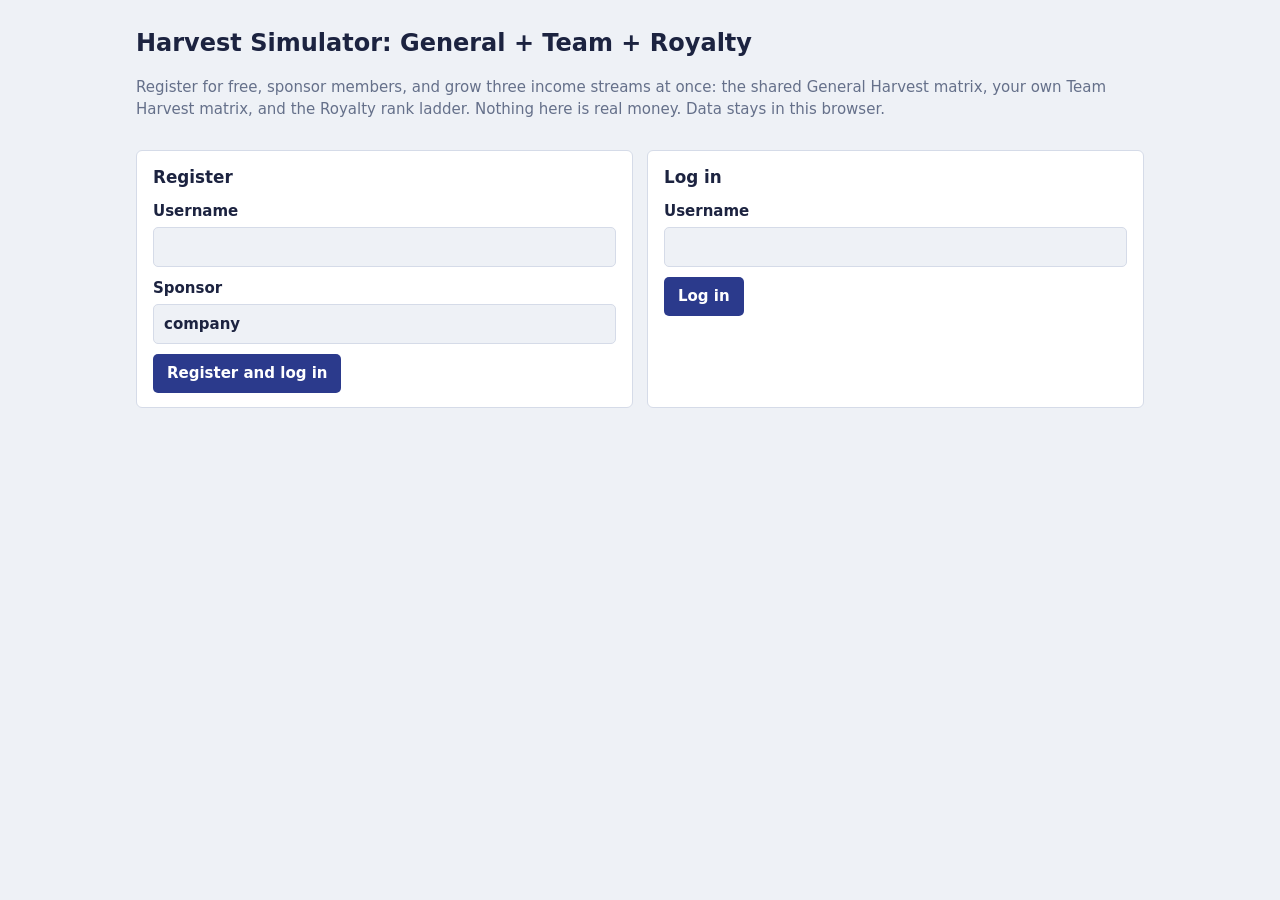
<file: sim/ecowealth/ecowealth_old.html>
<!doctype html>
<html lang="en">
  <head>
    <meta charset="utf-8" />
    <meta
      name="viewport"
      content="width=device-width, initial-scale=1, viewport-fit=cover"
    />
    <title>
      EcoWealth Simulator: Indirect Referral + General Harvest + Team Harvest +
      Royalty + Unilevel
    </title>
    <style>
      :root {
        --bg: #eef1f6;
        --pan: #fff;
        --ink: #1c2340;
        --mut: #65708a;
        --line: #d5dbe8;
        --ok: #1f8a5b;
        --amb: #b7791f;
        --hi: #e8ecfb;
        --btn: #2b3a8c;
        --btnink: #fff;
      }
      @media (prefers-color-scheme: dark) {
        :root:not([data-theme="light"]) {
          --bg: #10142a;
          --pan: #181e3a;
          --ink: #e7eaf7;
          --mut: #94a0c2;
          --line: #2a3358;
          --ok: #4fd39a;
          --amb: #e7b45a;
          --hi: #212a54;
          --btn: #8fa2ff;
          --btnink: #10142a;
        }
      }
      :root[data-theme="dark"] {
        --bg: #10142a;
        --pan: #181e3a;
        --ink: #e7eaf7;
        --mut: #94a0c2;
        --line: #2a3358;
        --ok: #4fd39a;
        --amb: #e7b45a;
        --hi: #212a54;
        --btn: #8fa2ff;
        --btnink: #10142a;
      }
      * {
        box-sizing: border-box;
      }
      body {
        margin: 0;
        background: var(--bg);
        color: var(--ink);
        font:
          15px/1.5 system-ui,
          -apple-system,
          "Segoe UI",
          Roboto,
          sans-serif;
        font-variant-numeric: tabular-nums;
      }
      main {
        max-width: 1040px;
        margin: 0 auto;
        padding: 20px 16px 48px;
      }
      h1 {
        font-size: 1.5rem;
        margin: 0.2em 0;
      }
      h2 {
        font-size: 1.05rem;
        margin: 0 0 0.6em;
      }
      .mut {
        color: var(--mut);
      }
      .err {
        background: #fde8e8;
        color: #8a1f1f;
        padding: 8px 12px;
        border-radius: 6px;
      }
      .pan {
        background: var(--pan);
        border: 1px solid var(--line);
        border-radius: 6px;
        padding: 14px 16px;
        margin: 14px 0;
      }
      .top {
        display: flex;
        justify-content: space-between;
        align-items: center;
        gap: 12px;
        flex-wrap: wrap;
      }
      .stats {
        display: flex;
        flex-wrap: wrap;
        border: 1px solid var(--line);
        border-radius: 6px;
        background: var(--pan);
        margin-top: 14px;
      }
      .stats div {
        flex: 1 1 150px;
        padding: 12px 16px;
        border-right: 1px solid var(--line);
      }
      .stats div:last-child {
        border-right: 0;
      }
      .stats b {
        display: block;
        font-size: 1.4rem;
      }
      label {
        display: block;
        margin: 0 0 10px;
        font-weight: 600;
      }
      input {
        display: block;
        width: 100%;
        margin-top: 4px;
        padding: 8px 10px;
        font: inherit;
        color: inherit;
        background: var(--bg);
        border: 1px solid var(--line);
        border-radius: 5px;
      }
      button {
        font: inherit;
        font-weight: 600;
        padding: 8px 14px;
        border: 0;
        border-radius: 5px;
        background: var(--btn);
        color: var(--btnink);
        cursor: pointer;
      }
      button.sec {
        background: transparent;
        color: var(--ink);
        border: 1px solid var(--line);
      }
      button:focus-visible,
      input:focus-visible,
      a:focus-visible {
        outline: 2px solid var(--btn);
        outline-offset: 2px;
      }
      .row {
        display: flex;
        gap: 8px;
        flex-wrap: wrap;
        align-items: end;
      }
      .row input {
        width: auto;
        flex: 1 1 160px;
        margin: 0;
      }
      .row .n {
        flex: 0 0 90px;
      }
      .g2 {
        display: grid;
        grid-template-columns: repeat(auto-fit, minmax(300px, 1fr));
        gap: 14px;
      }
      .sc {
        overflow-x: auto;
      }
      table {
        width: 100%;
        border-collapse: collapse;
      }
      th,
      td {
        text-align: left;
        padding: 7px 10px;
        border-bottom: 1px solid var(--line);
        white-space: nowrap;
      }
      th {
        font-weight: 600;
        color: var(--mut);
      }
      tr.me td {
        background: var(--hi);
      }
      .ok {
        color: var(--ok);
        font-weight: 600;
      }
      .bar {
        width: 110px;
        height: 8px;
        background: var(--line);
        border-radius: 4px;
        overflow: hidden;
      }
      .bar i {
        display: block;
        height: 100%;
        background: var(--amb);
      }
      :root {
        --tok: #4fd39a;
      }
      @media (prefers-color-scheme: dark) {
        :root:not([data-theme="light"]) {
          --tok: #1f8a5b;
        }
      }
      :root[data-theme="dark"] {
        --tok: #1f8a5b;
      }
      :root {
        padding-top: env(safe-area-inset-top, 0px);
        padding-bottom: env(safe-area-inset-bottom, 0px);
      }
      html {
        scroll-padding-top: env(safe-area-inset-top, 0px);
      }
      a {
        color: var(--btn);
      }
      select {
        font: inherit;
        display: block;
        width: 100%;
        margin-top: 4px;
        padding: 8px 10px;
        color: inherit;
        background: var(--bg);
        border: 1px solid var(--line);
        border-radius: 5px;
      }
      .row select {
        width: auto;
        flex: 1 1 140px;
        margin: 0;
      }
      .sr {
        position: absolute;
        width: 1px;
        height: 1px;
        overflow: hidden;
        clip: rect(0 0 0 0);
        white-space: nowrap;
      }
      .pgr {
        display: flex;
        flex-wrap: wrap;
        align-items: center;
        justify-content: space-between;
        gap: 10px 16px;
        padding-top: 10px;
      }
      .pbs {
        display: flex;
        flex-wrap: wrap;
        align-items: center;
        gap: 4px;
      }
      .pb {
        min-width: 36px;
        height: 36px;
        padding: 0 8px;
        background: transparent;
        color: var(--ink);
        border: 1px solid var(--line);
      }
      .pb.cur {
        background: var(--btn);
        color: var(--btnink);
        border-color: var(--btn);
      }
      .pb[aria-disabled="true"] {
        opacity: 0.4;
        cursor: not-allowed;
      }
      .rpp {
        display: inline-flex;
        align-items: center;
        gap: 6px;
        margin: 0;
        font-weight: 400;
      }
      .rpp select {
        padding: 6px 8px;
        color: inherit;
        background: var(--bg);
        border: 1px solid var(--line);
        border-radius: 5px;
      }
      select:focus-visible {
        outline: 2px solid var(--btn);
        outline-offset: 2px;
      }
      @media (pointer: coarse) {
        .pb {
          min-width: 44px;
          height: 44px;
        }
      }
      #toasts {
        position: fixed;
        left: 50%;
        bottom: 16px;
        transform: translateX(-50%);
        display: flex;
        flex-direction: column;
        gap: 8px;
        width: min(92vw, 420px);
        padding-bottom: env(safe-area-inset-bottom, 0px);
        z-index: 10;
        pointer-events: none;
      }
      .toast {
        pointer-events: auto;
        display: flex;
        align-items: flex-start;
        gap: 10px;
        padding: 10px 12px;
        border-radius: 6px;
        background: var(--ink);
        color: var(--bg);
        box-shadow: 0 4px 14px rgba(0, 0, 0, 0.25);
        animation: tin 0.18s ease-out;
      }
      .toast .ti {
        color: var(--tok);
        font-weight: 700;
      }
      .toast span:nth-child(2) {
        flex: 1;
      }
      .toast button {
        padding: 0 6px;
        background: none;
        color: inherit;
        font-size: 1.2rem;
        line-height: 1;
      }
      .toast button:focus-visible {
        outline-color: currentColor;
      }
      @keyframes tin {
        from {
          opacity: 0;
          transform: translateY(8px);
        }
      }
      .toast.out {
        opacity: 0;
        transform: translateY(6px);
        transition:
          opacity 0.5s ease,
          transform 0.5s ease;
      }
      @media (prefers-reduced-motion: reduce) {
        .toast {
          animation: none;
        }
        .toast.out {
          transform: none;
        }
      }
    </style>
  </head>
  <body>
    <main id="root"></main>
    <div id="toasts" role="status" aria-live="polite"></div>
    <div id="alerts" class="sr" role="alert"></div>
    <script>
      // Three bonus systems share one sponsor tree and one registration event:
      //  - General Harvest: one shared 3x10 matrix. Apex = first-ever member to reach 3 directs.
      //  - Team Harvest: each qualified member's own 3x10 matrix, filled by downline who qualified after them.
      //  - Royalty: a rank ladder (Leader/Supervisor/Manager/Director) driven purely by team composition,
      //    unconditional on Harvest qualification, plus a monthly peso royalty on group repeat-purchases.
      // Harvest qualification (3 directs) and Royalty's Leader threshold (10 directs) are independent gates
      // on the same direct-count: a member can be Harvest-qualified without being a Royalty Leader yet.
      const BONUS_G = [
        0, 2e3, 4e3, 8e3, 12e3, 25e3, 1e5, 25e4, 48e4, 25e5, 5e6,
      ];
      const BONUS_T = [0, 1e3, 2e3, 4e3, 6e3, 12e3, 5e4, 12e4, 2e5, 12e5, 35e5];
      const T = (n) => 3 ** n;
      const RANK_QUOTA = {
        Supervisor: 500000,
        Manager: 1000000,
        Director: 5000000,
      };
      const GROUP_PCT = { Supervisor: 0.03, Manager: 0.05, Director: 0.1 };
      const PERSONAL_PCT = { Supervisor: 0.05, Manager: 0.1, Director: 0.15 };
      const PUR_RATE = 0.3,
        PUR_MIN = 500,
        PUR_MAX = 5000;
      const UNILEVEL_PCT = [
        0.1, 0.05, 0.05, 0.05, 0.03, 0.03, 0.02, 0.02, 0.02, 0.01, 0.01,
      ];
      const UNILEVEL_QUOTA = 500;
      const INDIRECT_BONUS = [0, 500, 100, 50, 40, 30, 20, 10, 5, 5, 5]; // index 0 unused - there is no Level 0 here
      const BASIC_ACCOUNT_PRICE = 5000;
      const RN = ["Member", "Leader", "Supervisor", "Manager", "Director"];
      const nf = (n) => n.toLocaleString("en-US"),
        peso = (n) => "₱" + nf(n);
      const KEY = "royalty_harvests_v1";
      let mem = "",
        warn = false,
        armed = false,
        lastIndirect = null;
      const fresh = () => ({
        users: [{ id: 0, name: "company", sp: null }],
        mx: [],
        me: null,
        on: { g: 1, t: 1, r: 1, u: 1 },
        month: 1,
        sales: {},
        purchasedAll: {},
        earnedAll: {},
        lastMonthTotal: 0,
        lastMonthCount: 0,
        unilevelEarned: {},
        unilevelFlag: {},
        unilevelLastSales: {},
        unilevelMonthTotal: 0,
        lastMonthUnilevelTotal: 0,
        lastAutoPurchaseLog: [],
        indirectEarned: {},
      });
      function load() {
        try {
          const s = localStorage.getItem(KEY);
          if (s) return JSON.parse(s);
        } catch (e) {
          warn = true;
        }
        return mem ? JSON.parse(mem) : fresh();
      }
      let S = load();
      S.on = S.on || { g: 1, t: 1, r: 1, u: 1, i: 1 };
      if (S.on.u === undefined) S.on.u = 1;
      if (S.on.i === undefined) S.on.i = 1;
      S.unilevelEarned = S.unilevelEarned || {};
      S.unilevelLastSales = S.unilevelLastSales || {};
      // Migrate the old gate naming (missing meant closed) to the new flag (missing means Active). Existing
      // explicit true/false decisions carry over unchanged; only never-yet-evaluated members change meaning.
      S.unilevelFlag = S.unilevelFlag || S.unilevelGate || {};
      delete S.unilevelGate;
      S.unilevelMonthTotal = S.unilevelMonthTotal || 0;
      S.lastMonthUnilevelTotal = S.lastMonthUnilevelTotal || 0;
      S.indirectEarned = S.indirectEarned || {};
      S.lastAutoPurchaseLog = S.lastAutoPurchaseLog || [];
      function save() {
        mem = JSON.stringify(S);
        try {
          localStorage.setItem(KEY, mem);
        } catch (e) {
          warn = true;
        }
      }
      const U = (id) => S.users[id];
      const byName = (n) =>
        S.users.find(
          (u) => u.name.toLowerCase() === String(n).trim().toLowerCase(),
        );
      const directs = (id) => S.users.filter((u) => u.sp === id).length;
      const pos = (id) => S.mx.indexOf(id);

      // Pays a flat, unconditional bonus to each of a new member's sponsors, up to 10 levels up, the instant
      // registration succeeds - no quota, no rank, no monthly cycle, unlike Unilevel or Royalty. Stashes its
      // own result in lastIndirect so whichever caller just registered someone can report on it immediately.
      function payIndirectReferral(newId) {
        let cur = U(newId).sp,
          total = 0;
        const dist = [];
        for (let L = 1; L <= 10 && cur !== null; L++) {
          if (cur > 0) {
            const amt = INDIRECT_BONUS[L];
            S.indirectEarned[cur] = (S.indirectEarned[cur] || 0) + amt;
            total += amt;
            dist.push({ id: cur, level: L, amount: amt });
          }
          cur = U(cur).sp;
        }
        lastIndirect = { total, dist };
        return lastIndirect;
      }
      // Register a free member. If the sponsor now has 3 directs, they join the Harvest queue. Royalty rank
      // is never tracked here - it is derived fresh from the tree whenever ranks() is called. Indirect
      // Referral always runs, as an unconditional side effect of registering - see payIndirectReferral().
      function reg(name, spName) {
        name = name.trim();
        if (!/^[a-z0-9_]{2,20}$/i.test(name))
          return "Username must be 2 to 20 letters, numbers or underscores.";
        if (byName(name)) return "That username is already taken.";
        const sp = byName(spName || "company");
        if (!sp)
          return 'Sponsor not found. Use an existing username, or "company".';
        S.users.push({ id: S.users.length, name, sp: sp.id });
        if (sp.id && pos(sp.id) < 0 && directs(sp.id) >= 3) S.mx.push(sp.id);
        const u = S.users[S.users.length - 1];
        payIndirectReferral(u.id);
        return u;
      }

      // General matrix: position p = queue index, apex p=0. Team matrix: n = teammates who qualified after the apex.
      function levelsG(p) {
        const N = S.mx.length;
        return Array.from({ length: 10 }, (_, i) => {
          const L = i + 1,
            t = T(L),
            s = t * p + (t - 1) / 2,
            f = Math.max(0, Math.min(t, N - s));
          return { L, t, f, paid: f >= t, b: BONUS_G[L] };
        });
      }
      const levelsT = (n) =>
        Array.from({ length: 10 }, (_, i) => {
          const L = i + 1,
            t = T(L),
            f = Math.max(0, Math.min(t, n - (t - 3) / 2));
          return { L, t, f, paid: f >= t, b: BONUS_T[L] };
        });
      const earn = (a) => a.reduce((s, l) => s + (l.paid ? l.b : 0), 0),
        prg = (a) => {
          const l = a.find((x) => !x.paid);
          return l
            ? `Level ${l.L}: ${nf(l.f)}/${nf(l.t)}`
            : "All 10 levels complete";
        };
      const earnedG = (p) => earn(levelsG(p)),
        progG = (p) => prg(levelsG(p)),
        earnedT = (n) => earn(levelsT(n)),
        progT = (n) => prg(levelsT(n));
      const lvT = (L) =>
        `<div class="sc"><table><tr><th>Level</th><th>Slots</th><th>Filled</th><th>Bonus</th><th>Status</th></tr>${L.map((l) => `<tr><td>${l.L}</td><td>${nf(l.t)}</td><td>${nf(l.f)}</td><td>${peso(l.b)}</td><td>${l.paid ? '<span class="ok">Paid</span>' : `<div class="bar" title="${nf(l.f)} of ${nf(l.t)}"><i style="width:${(l.f / l.t) * 100}%"></i></div>`}</td></tr>`).join("")}</table></div>`;
      const dep = (n) => {
        let L = 0;
        while ((T(L + 1) - 1) / 2 <= n) L++;
        return L;
      };
      const parentName = (q) => U(S.mx[Math.floor((q - 1) / 3)]).name;
      function depth() {
        const i = S.mx.length - 1;
        if (i < 0) return "None yet";
        let L = 0;
        while ((T(L + 1) - 1) / 2 <= i) L++;
        return L ? "Level " + L : "Apex only";
      }
      const lvOf = (r) => {
        let L = 1;
        while (r >= (T(L + 1) - 3) / 2) L++;
        return L;
      };
      const pd = (a) => a.filter((l) => l.paid).length;
      const isUp = (a, u) => {
        let x = U(u).sp;
        while (x !== null && x !== a) x = U(x).sp;
        return x === a;
      };
      // Teammate counts: for each ancestor, downline who joined the Harvest queue after them (company counts everyone).
      function counts() {
        const Q = new Map(S.mx.map((u, i) => [u, i])),
          n = {};
        S.mx.forEach((u, i) => {
          for (let a = U(u).sp; a !== null; a = U(a).sp) {
            const q = a === 0 ? -1 : Q.has(a) ? Q.get(a) : Infinity;
            if (q < i) n[a] = (n[a] || 0) + 1;
          }
        });
        return n;
      }
      function team(id) {
        const o = [];
        for (let i = pos(id) + 1; i < S.mx.length; i++)
          if (isUp(id, S.mx[i])) o.push(S.mx[i]);
        return o;
      }
      const snap = () => {
        const n = counts(),
          g = {},
          t = {};
        S.mx.forEach((u, i) => {
          g[u] = pd(levelsG(i));
          t[u] = pd(levelsT(n[u] || 0));
        });
        return { q: S.mx.length, g, t };
      };

      // Subtree rollup: out[id] = fn(id) + fn summed over id's entire downline. out[0] totals the whole network.
      // Valid because every sponsor already has a smaller id than its sponsee (ids are assigned in join order).
      function rollup(fn) {
        const N = S.users.length - 1,
          out = {};
        for (let i = N; i >= 1; i--) {
          out[i] = (out[i] || 0) + fn(i);
          const p = S.users[i].sp;
          if (p !== null) out[p] = (out[p] || 0) + out[i];
        }
        return out;
      }
      function directCounts() {
        const d = {};
        for (let i = 1; i < S.users.length; i++) {
          const p = S.users[i].sp;
          if (p !== null) d[p] = (d[p] || 0) + 1;
        }
        return d;
      }
      // Royalty ranks are self-prerequisite and therefore automatically cumulative: a team member who has gone
      // on to Director still satisfies "10 Leaders", because Director required Manager, which required
      // Supervisor, which required Leader. Entirely independent of Harvest's own 3-direct qualification.
      function ranks() {
        const N = S.users.length - 1,
          d = directCounts();
        const isL = {};
        for (let i = 1; i <= N; i++) isL[i] = (d[i] || 0) >= 10;
        const r1 = rollup((i) => (isL[i] ? 1 : 0));
        const isS = {};
        for (let i = 1; i <= N; i++)
          isS[i] = isL[i] && r1[i] - (isL[i] ? 1 : 0) >= 10;
        const r2 = rollup((i) => (isS[i] ? 1 : 0));
        const isM = {};
        for (let i = 1; i <= N; i++)
          isM[i] = isS[i] && r2[i] - (isS[i] ? 1 : 0) >= 10;
        const r3 = rollup((i) => (isM[i] ? 1 : 0));
        const isD = {};
        for (let i = 1; i <= N; i++)
          isD[i] = isM[i] && r3[i] - (isM[i] ? 1 : 0) >= 10;
        const ts = rollup(() => 1);
        return { d, isL, isS, isM, isD, r1, r2, r3, ts };
      }
      const rankName = (R, i) =>
        R.isD[i]
          ? "Director"
          : R.isM[i]
            ? "Manager"
            : R.isS[i]
              ? "Supervisor"
              : R.isL[i]
                ? "Leader"
                : "Member";
      const rankLvl = (R, i) =>
        R.isD[i] ? 4 : R.isM[i] ? 3 : R.isS[i] ? 2 : R.isL[i] ? 1 : 0;
      const groupSalesAll = () => rollup((i) => S.sales[i] || 0);
      function teamOf(id) {
        const kids = {};
        for (let i = 1; i < S.users.length; i++) {
          const p = S.users[i].sp;
          if (p !== null) (kids[p] = kids[p] || []).push(i);
        }
        const out = [],
          stack = [id];
        while (stack.length) {
          const x = stack.pop();
          (kids[x] || []).forEach((c) => {
            out.push(c);
            stack.push(c);
          });
        }
        return out;
      }
      const RANK_ROWS = [
        { r: "Member", req: "Automatic on registration" },
        { r: "Leader", req: "10 direct sponsees (not royalty-eligible)" },
        { r: "Supervisor", req: "10 team members who are Leader+" },
        { r: "Manager", req: "10 team members who are Supervisor+" },
        { r: "Director", req: "10 team members who are Manager+" },
      ];
      const ladderT = () =>
        `<div class="sc"><table><caption class="sr">Royalty rank ladder</caption><tr><th>Rank</th><th>Requirement</th><th>Monthly quota</th><th>Group %</th><th>Personal %</th></tr>${RANK_ROWS.map((x) => `<tr><td>${x.r}</td><td>${x.req}</td><td>${RANK_QUOTA[x.r] ? peso(RANK_QUOTA[x.r]) : "—"}</td><td>${GROUP_PCT[x.r] ? Math.round(GROUP_PCT[x.r] * 100) + "%" : "—"}</td><td>${PERSONAL_PCT[x.r] ? Math.round(PERSONAL_PCT[x.r] * 100) + "%" : "—"}</td></tr>`).join("")}</table></div>`;
      const unilevelT = () =>
        `<div class="sc"><table><caption class="sr">Unilevel Repeat-Purchase Bonus schedule</caption><tr><th>Level</th><th>Who</th><th>Rate</th></tr>${UNILEVEL_PCT.map((pct, L) => `<tr><td>${L}</td><td>${L === 0 ? "The buyer (self)" : "Upline, " + L + " level" + (L > 1 ? "s" : "") + " up"}</td><td>${Math.round(pct * 100)}%</td></tr>`).join("")}</table></div>`;
      const indirectT = () =>
        `<div class="sc"><table><caption class="sr">Indirect Referral Bonus schedule</caption><tr><th>Level</th><th>Who</th><th>Bonus</th></tr>${INDIRECT_BONUS.slice(
          1,
        )
          .map(
            (amt, i) =>
              `<tr><td>${i + 1}</td><td>Upline, ${i + 1} level${i + 1 > 1 ? "s" : ""} up</td><td>${peso(amt)}</td></tr>`,
          )
          .join("")}</table></div>`;

      function payout(rankNm, gs, ps) {
        const q = RANK_QUOTA[rankNm];
        if (q === undefined)
          return { elig: false, hit: false, quota: 0, pay: 0 };
        const hit = gs >= q;
        return {
          elig: true,
          hit,
          quota: q,
          pay: hit
            ? Math.round(GROUP_PCT[rankNm] * gs + PERSONAL_PCT[rankNm] * ps)
            : 0,
        };
      }
      // Unilevel pays in real time, on every purchase: Level 0 always goes to the buyer; levels 1-10 walk the
      // sponsor chain and pay each upline unless THEIR flag (set by last month's evaluateMonth) is explicitly
      // Inactive. A member with no entry yet - never evaluated, brand new, or still in month 1 - reads as
      // Active by default, which is what lets month 1 (and any new member) earn from their downline immediately.
      function recordPurchase(id, amt) {
        amt = Math.max(0, Math.round(+amt || 0));
        if (amt <= 0) return null;
        S.sales[id] = (S.sales[id] || 0) + amt;
        S.purchasedAll[id] = (S.purchasedAll[id] || 0) + amt;
        const l0 = Math.round(UNILEVEL_PCT[0] * amt);
        S.unilevelEarned[id] = (S.unilevelEarned[id] || 0) + l0;
        S.unilevelMonthTotal = (S.unilevelMonthTotal || 0) + l0;
        let cur = U(id).sp,
          upTotal = 0,
          paidCount = 0,
          skippedCount = 0;
        const dist = [];
        for (let L = 1; L <= 10 && cur !== null; L++) {
          if (cur > 0) {
            if (S.unilevelFlag[cur] !== false) {
              const pay = Math.round(UNILEVEL_PCT[L] * amt);
              S.unilevelEarned[cur] = (S.unilevelEarned[cur] || 0) + pay;
              S.unilevelMonthTotal = (S.unilevelMonthTotal || 0) + pay;
              upTotal += pay;
              paidCount++;
              dist.push({ id: cur, level: L, amount: pay });
            } else skippedCount++;
          }
          cur = U(cur).sp;
        }
        return { amt, l0, upTotal, paidCount, skippedCount, dist };
      }
      // Simulates purchase activity for ~PUR_RATE of the network. Each purchase still runs through
      // recordPurchase(), so Unilevel still pays in real time, exactly as a manual purchase would - this
      // is a standalone action now, separate from evaluateMonth()/Advance Month, which only judges eligibility.
      function autoPurchasePass() {
        const N = S.users.length - 1;
        let buyers = 0,
          total = 0,
          unilevel = 0;
        const log = [];
        for (let i = 1; i <= N; i++)
          if (Math.random() < PUR_RATE) {
            const amt =
              PUR_MIN +
              Math.floor(Math.random() * ((PUR_MAX - PUR_MIN) / 100 + 1)) * 100;
            const r = recordPurchase(i, amt);
            if (r) {
              buyers++;
              total += r.amt;
              unilevel += r.l0 + r.upTotal;
              log.push({ buyer: i, amt: r.amt, l0: r.l0, dist: r.dist });
            }
          }
        S.lastAutoPurchaseLog = log;
        return { buyers, total, unilevel };
      }
      // Evaluate every member's Group Sales against their rank's quota, pay Supervisor+, then reset the month.
      // Independent of Harvest: registering members never triggers this, only "Advance month" does.
      function evaluateMonth() {
        const R = ranks(),
          gs = groupSalesAll(),
          N = S.users.length - 1;
        let total = 0,
          count = 0;
        for (let i = 1; i <= N; i++) {
          const { pay } = payout(rankName(R, i), gs[i] || 0, S.sales[i] || 0);
          if (pay > 0) {
            S.earnedAll[i] = (S.earnedAll[i] || 0) + pay;
            total += pay;
            count++;
          }
        }
        // Unilevel's status for the WHOLE next month is fixed here, from this month's personal sales alone -
        // always an explicit true/false for every member, replacing whatever they had before. A member who has
        // never been through this check at all (brand new, or month 1) has no entry here yet, and the
        // eligibility check in recordPurchase() treats that absence as Active, not Inactive.
        const newFlag = {},
          lastSales = {};
        let activeNext = 0;
        for (let i = 1; i <= N; i++) {
          const s = S.sales[i] || 0;
          lastSales[i] = s;
          newFlag[i] = s >= UNILEVEL_QUOTA;
          if (newFlag[i]) activeNext++;
        }
        S.unilevelFlag = newFlag;
        S.unilevelLastSales = lastSales;
        const unilevelTotal = S.unilevelMonthTotal || 0;
        S.lastMonthUnilevelTotal = unilevelTotal;
        S.unilevelMonthTotal = 0;
        S.sales = {};
        S.month = (S.month || 1) + 1;
        S.lastMonthTotal = total;
        S.lastMonthCount = count;
        return { total, count, unilevelTotal, activeNext };
      }

      // Sponsor-pattern bulk add, scoped to root's team (root=null means the whole network). Pure tree
      // structure, independent of Harvest qualification or Royalty rank - it only decides who sponsors whom.
      function sponsorPlan(pattern, root, K) {
        const real =
          root === null
            ? S.users.filter((u) => u.id !== 0).map((u) => u.id)
            : [root, ...teamOf(root)];
        if (pattern === "chain") {
          let cur = real.reduce((a, b) => Math.max(a, b), 0);
          const out = [];
          for (let k = 0; k < K; k++) {
            out.push(cur);
            cur = { ph: k };
          }
          return out;
        }
        if (pattern === "balanced") {
          const d = directCounts(),
            rem = new Map(),
            queue = [];
          if (root === null && real.length === 0) {
            rem.set(0, 1);
            queue.push(0);
          }
          real.forEach((id) => {
            const r = 10 - (d[id] || 0);
            if (r > 0) {
              rem.set(id, r);
              queue.push(id);
            }
          });
          if (!queue.length) {
            rem.set(root, 10);
            queue.push(root);
          }
          let head = 0;
          const out = [];
          for (let k = 0; k < K; k++) {
            while (rem.get(queue[head]) <= 0) head++;
            const sp = queue[head];
            out.push(sp);
            rem.set(sp, rem.get(sp) - 1);
            const ph = { ph: k };
            rem.set(ph, 10);
            queue.push(ph);
            if (rem.get(sp) <= 0) head++;
          }
          return out;
        }
        const pool = real.length ? real.slice() : [0];
        const out = [];
        for (let k = 0; k < K; k++) {
          out.push(pool[Math.floor(Math.random() * pool.length)]);
          pool.push({ ph: k });
        }
        return out;
      }
      // Fast bulk registration path: name assumed pre-validated and unique, sponsor given by id. Harvest's
      // 3-direct qualification is tracked incrementally (liveDirects/mxIdx) rather than rescanning the whole
      // network per registration, so a whole bulk batch stays O(K) even though it can push onto S.mx many
      // times over. Royalty rank needs no equivalent bookkeeping here, since ranks() derives it fresh on demand.
      function bulkAdd(pattern, root, K) {
        const plan = sponsorPlan(pattern, root, K);
        const newIds = new Array(K).fill(undefined);
        const liveDirects = directCounts();
        const mxIdx = new Map(S.mx.map((id, i) => [id, i]));
        let added = 0,
          indirectTotal = 0;
        for (let k = 0; k < K; k++) {
          let sp = plan[k];
          if (sp && typeof sp === "object") sp = newIds[sp.ph];
          if (sp === undefined) continue;
          const u = { id: S.users.length, name: "m" + S.users.length, sp };
          S.users.push(u);
          liveDirects[sp] = (liveDirects[sp] || 0) + 1;
          if (sp > 0 && liveDirects[sp] === 3 && !mxIdx.has(sp)) {
            mxIdx.set(sp, S.mx.length);
            S.mx.push(sp);
          }
          indirectTotal += payIndirectReferral(u.id).total;
          newIds[k] = u.id;
          added++;
        }
        return { added, indirectTotal };
      }

      function rankSnap() {
        const R = ranks(),
          N = S.users.length - 1,
          s = {};
        for (let i = 1; i <= N; i++) s[i] = rankLvl(R, i);
        return s;
      }
      // Extra sentence for toasts: who newly reached which Royalty rank since snapshot b (id gets its own mention).
      function rankMsg(before, id) {
        const R = ranks(),
          N = S.users.length - 1;
        let mine = "";
        const c = [0, 0, 0, 0, 0];
        for (let i = 1; i <= N; i++) {
          const b = before[i] || 0,
            a = rankLvl(R, i);
          if (a > b) {
            if (i === id) mine = ` You are now a <b>${RN[a]}</b>!`;
            else c[a]++;
          }
        }
        const parts = [];
        for (let L = 1; L <= 4; L++)
          if (c[L]) parts.push(`${c[L]} reached ${RN[L]}`);
        return mine + (parts.length ? ` ${parts.join(", ")}.` : "");
      }
      // Extra sentence for toasts: who qualified for Harvest and which levels completed (either matrix) since snapshot b.
      function qmsg(b, id) {
        const a = snap(),
          me = a.g[id] !== undefined && b.g[id] === undefined,
          oq = S.mx.length - b.q - (me ? 1 : 0);
        let c = 0;
        const y = [];
        for (const u in a.g)
          for (const [k, B, nm] of [
            ["g", BONUS_G, "General"],
            ["t", BONUS_T, "Team"],
          ]) {
            const o = b[k][u] || 0,
              d = a[k][u] - o;
            if (d > 0) {
              if (+u === id) {
                let s = 0;
                for (let L = o + 1; L <= a[k][u]; L++) s += B[L];
                y.push(
                  `${nm} Level ${o + 1}${d > 1 ? "-" + a[k][u] : ""} (+${peso(s)})`,
                );
              } else c += d;
            }
          }
        return (
          (me
            ? ` You qualified for Harvest at position <b>#${pos(id) + 1}</b>.`
            : "") +
          (oq > 0
            ? ` ${oq} ${me ? "other " : ""}member${oq > 1 ? "s" : ""} qualified.`
            : "") +
          (y.length ? ` You completed ${y.join(" and ")}.` : "") +
          (c ? ` ${c} other level completion${c > 1 ? "s" : ""}.` : "")
        );
      }

      // Toasts live outside #root so they survive re-renders; the region is announced politely.
      function toast(msg) {
        const box = document.getElementById("toasts"),
          el = document.createElement("div");
        el.className = "toast";
        el.innerHTML = `<span class="ti" aria-hidden="true">✓</span><span>${msg}</span><button type="button" aria-label="Dismiss notification">×</button>`;
        let t, r;
        const stop = () => {
            clearTimeout(t);
            clearTimeout(r);
            el.classList.remove("out");
          },
          close = () => {
            stop();
            el.remove();
          },
          fade = () => {
            el.classList.add("out");
            r = setTimeout(() => el.remove(), 500);
          },
          arm = () => {
            stop();
            t = setTimeout(fade, 5000);
          };
        el.querySelector("button").onclick = close;
        el.onmouseenter = stop;
        el.onmouseleave = arm;
        el.addEventListener("focusin", stop);
        el.addEventListener("focusout", arm);
        box.appendChild(el);
        while (box.children.length > 3) box.firstChild.remove();
        arm();
      }
      // Full re-renders keep keyboard focus and typed text - inputs and selects alike.
      function keep(fn) {
        const a = document.activeElement,
          k = a && a.dataset && a.dataset.f,
          v = {};
        document
          .querySelectorAll("input[data-f],select[data-f]")
          .forEach((i) => (v[i.dataset.f] = i.value));
        fn();
        for (const x in v) {
          const i = document.querySelector('[data-f="' + x + '"]');
          if (i) i.value = v[x];
        }
        if (k) {
          const e = document.querySelector('[data-f="' + k + '"]');
          if (e) e.focus();
        }
      }
      // Pagination: state per table, page sizes start at 10. 'team' is Team Harvest's downline (qualified
      // after you); 'rteam' is Royalty's downline (unconditional, entire subtree) - genuinely different sets.
      const PG = {},
        PL = {
          gen: "Your general matrix",
          team: "Your team",
          rteam: "Your Royalty team",
          apl: "Auto-purchase breakdown",
          members: "Members",
        };
      const pgs = (k) => PG[k] || (PG[k] = { p: 1, s: 10 });
      function page(k, arr) {
        const st = pgs(k),
          n = Math.max(1, Math.ceil(arr.length / st.s));
        st.p = Math.min(Math.max(1, st.p), n);
        return arr.slice((st.p - 1) * st.s, st.p * st.s);
      }
      function goPg(k, to) {
        const st = pgs(k);
        if (to === st.p) return;
        st.p = to;
        render();
      }
      function setSize(k, v) {
        const st = pgs(k);
        st.p = Math.floor(((st.p - 1) * st.s) / v) + 1;
        st.s = v;
        render();
      }
      const pageList = (p, n) => {
        if (n <= 7) return Array.from({ length: n }, (_, i) => i + 1);
        const a = [...new Set([1, 2, p - 1, p, p + 1, n - 1, n])]
            .filter((x) => x >= 1 && x <= n)
            .sort((x, y) => x - y),
          o = [];
        a.forEach((x, i) => {
          if (i && x - a[i - 1] > 1) o.push("…");
          o.push(x);
        });
        return o;
      };
      function pager(k, n) {
        const st = pgs(k),
          pages = Math.max(1, Math.ceil(n / st.s)),
          p = st.p,
          a = n ? (p - 1) * st.s + 1 : 0,
          b = Math.min(n, p * st.s);
        const sum = `<span class="mut">Showing ${nf(a)}–${nf(b)} of ${nf(n)}</span>`;
        if (n <= 10) return `<div class="pgr">${sum}</div>`;
        const B = (key, lbl, to, txt, off, cur) =>
          `<button type="button" class="pb${cur ? " cur" : ""}" data-f="${k}-${key}" aria-label="${lbl}"${cur ? ' aria-current="page"' : ""}${off ? ' aria-disabled="true"' : ""} onclick="goPg('${k}',${to})">${txt}</button>`;
        const nums = pageList(p, pages)
          .map((x) =>
            x === "…"
              ? '<span class="mut" aria-hidden="true">…</span>'
              : B(
                  "n" + x,
                  x === p ? `Page ${x}, current page` : `Go to page ${x}`,
                  x,
                  x,
                  0,
                  x === p,
                ),
          )
          .join("");
        return `<nav class="pgr" aria-label="${PL[k]} pagination"><label class="rpp">Rows per page<select data-f="${k}-size" onchange="setSize('${k}',+this.value)">${[10, 25, 50, 100].map((v) => `<option${v === st.s ? " selected" : ""}>${v}</option>`).join("")}</select></label>${sum}<div class="pbs">${B("first", "First page", 1, "«", p === 1)}${B("prev", "Previous page", Math.max(1, p - 1), "‹", p === 1)}${nums}${B("next", "Next page", Math.min(pages, p + 1), "›", p === pages)}${B("last", "Last page", pages, "»", p === pages)}</div></nav>`;
      }

      function dash(m) {
        const on = S.on,
          me = U(S.me);
        const N = S.users.length - 1,
          NQ = S.mx.length;
        const Qm = new Map(S.mx.map((u, i) => [u, i])),
          pq = (id) => (Qm.has(id) ? Qm.get(id) : -1);
        const R = ranks(),
          gsAll = groupSalesAll(),
          C = counts();
        const myD = R.d[me.id] || 0,
          p = pq(me.id),
          nmH = C[me.id] || 0;
        const rl = rankName(R, me.id),
          lvl = rankLvl(R, me.id),
          myGS = gsAll[me.id] || 0,
          myPS = S.sales[me.id] || 0;
        const sum = (g, t, r, u, i) =>
          (on.g ? g : 0) +
          (on.t ? t : 0) +
          (on.r ? r : 0) +
          (on.u ? u : 0) +
          (on.i ? i : 0);
        const myActive = S.unilevelFlag[me.id] !== false,
          myLastSales = (S.unilevelLastSales || {})[me.id] || 0,
          myEverChecked = me.id in (S.unilevelLastSales || {});
        const tg = S.mx.reduce((a, _, i) => a + earnedG(i), 0),
          tt = S.mx.reduce((a, u) => a + earnedT(C[u] || 0), 0);
        const tr = Object.values(S.earnedAll).reduce((a, b) => a + b, 0);
        const tu = Object.values(S.unilevelEarned).reduce((a, b) => a + b, 0);
        const ti = Object.values(S.indirectEarned).reduce((a, b) => a + b, 0);
        // Company Report: always every peso actually paid out and every peso modeled as revenue, regardless
        // of the Count-G/T/R/U/I checkboxes above, which only affect personal ranking, not company finances.
        const regRevenue = N * BASIC_ACCOUNT_PRICE,
          purchaseRevenue = Object.values(S.purchasedAll).reduce(
            (a, b) => a + b,
            0,
          );
        const totalRevenue = regRevenue + purchaseRevenue,
          totalPayouts = tg + tt + tr + tu + ti,
          netProfit = totalRevenue - totalPayouts;
        const margin = totalRevenue > 0 ? (netProfit / totalRevenue) * 100 : 0;
        const companyReport = `<div class="pan"><h2>Company Report</h2>
<div class="stats"><div><b>${peso(totalRevenue)}</b>Total revenue</div><div><b>${peso(totalPayouts)}</b>Total payouts</div><div><b class="${netProfit >= 0 ? "ok" : ""}"${netProfit >= 0 ? "" : ' style="color:var(--amb)"'}>${peso(netProfit)}</b>Net profit</div><div><b>${margin.toFixed(1)}%</b>Margin</div></div>
<div class="sc"><table><caption class="sr">Company revenue and payouts, all-time</caption><tr><th>Line item</th><th>Amount</th></tr>
<tr><td>Registration revenue (${nf(N)} &times; ${peso(BASIC_ACCOUNT_PRICE)} Basic account)</td><td>${peso(regRevenue)}</td></tr>
<tr><td>Repeat-purchase revenue (all-time)</td><td>${peso(purchaseRevenue)}</td></tr>
<tr><td><b>Total Revenue</b></td><td><b>${peso(totalRevenue)}</b></td></tr>
<tr><td>General Harvest paid</td><td>${peso(tg)}</td></tr>
<tr><td>Team Harvest paid</td><td>${peso(tt)}</td></tr>
<tr><td>Royalty paid</td><td>${peso(tr)}</td></tr>
<tr><td>Unilevel paid</td><td>${peso(tu)}</td></tr>
<tr><td>Indirect Referral paid</td><td>${peso(ti)}</td></tr>
<tr><td><b>Total Payouts</b></td><td><b>${peso(totalPayouts)}</b></td></tr>
<tr><td><b>Net Profit</b></td><td><b>${peso(netProfit)}</b></td></tr>
</table></div>
<p class="mut">Simulation only: every registration is modeled as a ${peso(BASIC_ACCOUNT_PRICE)} Basic account, and every recorded personal purchase counts as revenue in full, with no cost of goods modeled. This report always reflects every peso actually paid out - it is not affected by the Count General/Team/Royalty/Unilevel/Indirect Referral checkboxes below, which only change your personal ranking.</p></div>`;
        let activeNow = 0;
        for (let i = 1; i <= N; i++)
          if (S.unilevelFlag[i] !== false) activeNow++;
        const top = S.mx.reduce((a, u) => Math.max(a, C[u] || 0), 0);
        const tierCounts = [0, 0, 0, 0, 0];
        for (let i = 1; i <= N; i++) tierCounts[rankLvl(R, i)]++;

        const rows = S.users
          .slice(1)
          .map((u) => {
            const q = pq(u.id),
              n = C[u.id] || 0,
              g = q < 0 ? 0 : earnedG(q),
              t = q < 0 ? 0 : earnedT(n),
              royaltyE = S.earnedAll[u.id] || 0,
              unilevelE = S.unilevelEarned[u.id] || 0,
              indirectE = S.indirectEarned[u.id] || 0;
            return {
              u,
              q,
              n,
              g,
              t,
              d: R.d[u.id] || 0,
              rn: rankName(R, u.id),
              royaltyTeam: R.ts[u.id] - 1,
              royaltyE,
              unilevelE,
              indirectE,
              e: sum(g, t, royaltyE, unilevelE, indirectE),
            };
          })
          .sort(
            (a, b) =>
              b.e - a.e ||
              (a.q < 0) - (b.q < 0) ||
              a.q - b.q ||
              a.u.id - b.u.id,
          );

        const tm = p < 0 ? [] : team(me.id),
          pre =
            p < 0 ? 0 : S.mx.slice(0, p).filter((u) => isUp(me.id, u)).length;
        const gm = [];
        if (p >= 0)
          levelsG(p).forEach((l) => {
            const s = l.t * p + (l.t - 1) / 2;
            for (let q = s; q < s + l.f; q++) gm.push({ q, L: l.L });
          });
        const tmR = teamOf(me.id)
          .map((id) => ({
            u: U(id),
            rn: rankName(R, id),
            lvl: rankLvl(R, id),
            d: R.d[id] || 0,
          }))
          .sort((a, b) => b.lvl - a.lvl || a.u.id - b.u.id)
          .map((x, r) => ({ ...x, r }));

        const mineH =
          p < 0
            ? `<p>You are not in the Harvest matrix yet. Sponsor <b>${Math.max(0, 3 - myD)}</b> more direct member${3 - myD === 1 ? "" : "s"} to qualify (${Math.min(myD, 3)}/3).</p>`
            : `<p>Position <b>#${p + 1}</b>${p ? `, placed under <b>${parentName(p)}</b>` : " (apex)"}. Harvest team: <b>${nmH}</b> qualified after you (${tm.filter((u) => U(u).sp === me.id).length} direct).</p><p>General <b>${peso(earnedG(p))}</b> + Team <b>${peso(earnedT(nmH))}</b></p>${pre ? `<p class="mut">${pre} downline member${pre > 1 ? "s" : ""} qualified before you, so ${pre > 1 ? "are" : "is"} not in your Team Harvest matrix.</p>` : ""}`;

        let mineR;
        if (lvl === 0) {
          mineR = `<p>You are a <b>Member</b>. Sponsor <b>${Math.max(0, 10 - myD)}</b> more direct member${10 - myD === 1 ? "" : "s"} to become a Leader (${Math.min(myD, 10)}/10).</p>`;
        } else if (lvl === 1) {
          const tn = R.r1[me.id] - 1;
          mineR = `<p>You are a <b>Leader</b> with <b>${myD}</b> direct${myD === 1 ? "" : "s"}. Royalty team has <b>${tn}</b> Leader+ member${tn === 1 ? "" : "s"}; reach 10 to become Supervisor (${Math.min(tn, 10)}/10).</p>`;
        } else {
          const q = RANK_QUOTA[rl],
            gPct = GROUP_PCT[rl],
            pPct = PERSONAL_PCT[rl],
            hit = myGS >= q,
            preview = hit ? Math.round(gPct * myGS + pPct * myPS) : 0;
          let nextLine;
          if (lvl === 2) {
            const tn = R.r2[me.id] - 1;
            nextLine = `<p>Royalty team has <b>${tn}</b> Supervisor+ member${tn === 1 ? "" : "s"}; reach 10 to become Manager (${Math.min(tn, 10)}/10).</p>`;
          } else if (lvl === 3) {
            const tn = R.r3[me.id] - 1;
            nextLine = `<p>Royalty team has <b>${tn}</b> Manager+ member${tn === 1 ? "" : "s"}; reach 10 to become Director (${Math.min(tn, 10)}/10).</p>`;
          } else
            nextLine = '<p class="mut">Director is the top Royalty rank.</p>';
          mineR = `<p>You are a <b>${rl}</b>. This month: Personal <b>${peso(myPS)}</b>, Group <b>${peso(myGS)}</b> (quota <b>${peso(q)}</b>).</p>
<div class="bar" title="${peso(myGS)} of ${peso(q)}"><i style="width:${Math.min(100, (myGS / q) * 100)}%"></i></div>
<p class="mut">${hit ? '<span class="ok">Quota met.</span>' : "Not yet met, need <b>" + peso(q - myGS) + "</b> more."} If evaluated now: <b>${peso(preview)}</b>.</p>
${nextLine}<p class="mut">Royalty earned all-time: <b>${peso(S.earnedAll[me.id] || 0)}</b>.</p>`;
        }
        const mineU = `<p>Your Unilevel status is currently <b class="${myActive ? "ok" : ""}">${myActive ? "Active" : "Inactive"}</b>${myEverChecked ? ` (you personally bought ${peso(myLastSales)} last month; quota is ${peso(UNILEVEL_QUOTA)})` : " (not checked yet - everyone starts Active until their first missed quota)"}. While Active, you earn a level-based cut of every purchase your downline makes, up to 10 levels up - Level 0 (your own purchases) always pays, Active or not.</p>
<p class="mut">This month so far, you've personally bought <b>${peso(myPS)}</b>. ${myPS >= UNILEVEL_QUOTA ? '<span class="ok">On track to be Active next month.</span>' : `Buy <b>${peso(UNILEVEL_QUOTA - myPS)}</b> more to be Active next month.`}</p>
<p class="mut">Unilevel earned all-time: <b>${peso(S.unilevelEarned[me.id] || 0)}</b>.</p>`;
        const myG = p < 0 ? 0 : earnedG(p),
          myT = p < 0 ? 0 : earnedT(nmH),
          myR = S.earnedAll[me.id] || 0,
          myU = S.unilevelEarned[me.id] || 0,
          myI = S.indirectEarned[me.id] || 0,
          myTotal = sum(myG, myT, myR, myU, myI);
        const mineI = `<p>Indirect Referral pays a flat bonus to each of your uplines, up to 10 levels, every time someone joins under you at any depth - unconditional, no quota or rank needed, paid the instant the registration happens.</p>
<p class="mut">Indirect Referral earned all-time: <b>${peso(myI)}</b>.</p>`;

        const mp =
          p < 0
            ? ""
            : `<div class="g2"><div class="pan"><h2>General matrix</h2>${lvT(levelsG(p))}</div><div class="pan"><h2>Team matrix</h2>${lvT(levelsT(nmH))}</div></div>`;
        const gp =
          p < 0
            ? ""
            : `<div class="pan"><h2>Your general matrix, by position</h2><div class="sc"><table><caption class="sr">Positions beneath you in the general matrix</caption><tr><th>Position</th><th>Member</th><th>Sponsor</th><th>Relation</th><th>Level</th><th>Placed under</th></tr>
${
  page("gen", gm)
    .map(({ q, L }) => {
      const u = S.mx[q];
      return `<tr><td>#${q + 1}</td><td>${U(u).name}</td><td>${U(U(u).sp).name}</td><td>${U(u).sp === me.id ? "Direct" : isUp(me.id, u) ? "Indirect" : "Outside your team"}</td><td>${L}</td><td>${parentName(q)}</td></tr>`;
    })
    .join("") ||
  '<tr><td colspan="6" class="mut">Nobody beneath you yet.</td></tr>'
}</table></div>${pager("gen", gm.length)}</div>`;
        const tp =
          p < 0
            ? ""
            : `<div class="pan"><h2>Your team, in qualification order</h2><div class="sc"><table><caption class="sr">Your Team Harvest matrix</caption><tr><th>#</th><th>Member</th><th>Sponsor</th><th>Type</th><th>Position</th><th>Level</th><th>Placed under</th></tr>
${
  page(
    "team",
    tm.map((u, r) => ({ u, r })),
  )
    .map(
      ({ u, r }) =>
        `<tr><td>${r + 1}</td><td>${U(u).name}</td><td>${U(U(u).sp).name}</td><td>${U(u).sp === me.id ? "Direct" : "Indirect"}</td><td>#${pq(u) + 1}</td><td>${lvOf(r)}</td><td>${r < 3 ? "you" : U(tm[Math.floor(r / 3) - 1]).name}</td></tr>`,
    )
    .join("") || '<tr><td colspan="7" class="mut">No teammates yet.</td></tr>'
}</table></div>${pager("team", tm.length)}</div>`;
        const rtp = `<div class="pan"><h2>Your Royalty team</h2><div class="sc"><table><caption class="sr">Your entire downline, any depth, highest rank first</caption><tr><th>#</th><th>Member</th><th>Sponsor</th><th>Type</th><th>Rank</th><th>Directs</th></tr>
${
  page("rteam", tmR)
    .map(
      (x) =>
        `<tr><td>${x.r + 1}</td><td>${x.u.name}</td><td>${U(x.u.sp).name}</td><td>${x.u.sp === me.id ? "Direct" : "Indirect"}</td><td>${x.rn}</td><td>${x.d}</td></tr>`,
    )
    .join("") ||
  '<tr><td colspan="6" class="mut">No team members yet.</td></tr>'
}</table></div>${pager("rteam", tmR.length)}</div>`;
        // Auto-purchase's log is replaced wholesale every click, never accumulated, and filtered here to
        // whichever member is logged in - both as a possible buyer (Level 0) and as a possible paid upline.
        const aLog = S.lastAutoPurchaseLog || [];
        const aplSummary = aLog.length
          ? {
              buyers: aLog.length,
              total: aLog.reduce((a, x) => a + x.amt, 0),
              unilevel: aLog.reduce(
                (a, x) =>
                  a + x.l0 + (x.dist || []).reduce((s, d) => s + d.amount, 0),
                0,
              ),
            }
          : null;
        const myAutoLog = aLog
          .flatMap((x) => {
            const rows = [];
            if (x.buyer === me.id)
              rows.push({
                name: U(x.buyer).name,
                level: 0,
                amt: x.amt,
                earned: x.l0,
              });
            const d = (x.dist || []).find((d) => d.id === me.id);
            if (d)
              rows.push({
                name: U(x.buyer).name,
                level: d.level,
                amt: x.amt,
                earned: d.amount,
              });
            return rows;
          })
          .sort((a, b) => b.earned - a.earned);
        const apl = `<div class="pan"><h2>Last Auto-purchase: Unilevel breakdown</h2>${aplSummary ? `<p class="mut">That pass: <b>${aplSummary.buyers}</b> member${aplSummary.buyers === 1 ? "" : "s"} bought, totaling <b>${peso(aplSummary.total)}</b>, generating <b>${peso(aplSummary.unilevel)}</b> in Unilevel across the network.</p>` : ""}
${
  myAutoLog.length
    ? `<div class="sc"><table><caption class="sr">Your Unilevel earnings from the last Auto-purchase pass</caption><tr><th>Buyer</th><th>Level</th><th>They bought</th><th>You earned</th></tr>
${page("apl", myAutoLog)
  .map(
    (x) =>
      `<tr><td>${x.name}</td><td>${x.level === 0 ? "0 (you)" : x.level}</td><td>${peso(x.amt)}</td><td>${peso(x.earned)}</td></tr>`,
  )
  .join("")}</table></div>${pager("apl", myAutoLog.length)}`
    : `<p class="mut">${aplSummary ? "Nobody in that pass earned you anything - either none of them were in your line, or you weren't Active at the time." : "No Auto-purchase pass has run yet."}</p>`
}</div>`;
        const cb = (k, f, l) =>
          `<label style="display:inline-flex;align-items:center;margin-right:16px"><input type="checkbox" data-f="${f}" style="width:auto;margin-right:6px"${on[k] ? " checked" : ""} onchange="S.on.${k}=this.checked?1:0;save();render()">${l}</label>`;

        return `<div class="top"><div><h1>Harvest Simulator: General + Team + Royalty</h1><span class="mut">Admin view, logged in as <b>${me.name}</b>. Simulation only.</span></div>
<div class="row"><button class="sec" onclick="S.me=null;save();render()">Log out</button><button class="sec" onclick="reset()">Reset</button></div></div>
${m ? `<p class="err">${m}</p>` : ""}${warn ? '<p class="mut">Browser storage is unavailable here, so data resets when this tab closes.</p>' : ""}
<div class="stats"><div><b>${N}</b>members registered</div><div><b>${NQ}</b>Harvest-qualified</div><div><b>${tierCounts[1]}</b>Leaders</div><div><b>${tierCounts[2]}</b>Supervisors</div><div><b>${tierCounts[3]}</b>Managers</div><div><b>${tierCounts[4]}</b>Directors</div><div><b>${peso(tg)}</b>General credited</div><div><b>${peso(tt)}</b>Team credited</div><div><b>${peso(tr)}</b>Royalty credited</div><div><b>${peso(tu)}</b>Unilevel credited</div><div><b>${peso(ti)}</b>Indirect credited</div><div><b>${peso(sum(tg, tt, tr, tu, ti))}</b>total credited</div><div><b>${activeNow}</b>Unilevel active members</div><div><b>${depth()} / ${NQ && dep(top) ? "Level " + dep(top) : "none"}</b>deepest level (General / Team)</div></div>
${companyReport}
<div class="row">${cb("g", "cg", "Count General")}${cb("t", "ct", "Count Team")}${cb("r", "cr", "Count Royalty")}${cb("u", "cu", "Count Unilevel")}${cb("i", "ci", "Count Indirect Referral")}<span class="mut">Totals and ranking use the ticked streams.</span></div>
<div class="g2"><div class="pan"><h2>Your Harvest account</h2><p class="mut">Sponsor: ${U(me.sp).name}. Directs: ${myD}.</p>${mineH}</div>
<div class="pan"><h2>Your Royalty account</h2>${mineR}</div>
<div class="pan"><h2>Your Unilevel account</h2>${mineU}</div>
<div class="pan"><h2>Your Indirect Referral account</h2>${mineI}</div>
<div class="pan"><h2>Your total</h2><p>General <b>${peso(myG)}</b> + Team <b>${peso(myT)}</b> + Royalty <b>${peso(myR)}</b> + Unilevel <b>${peso(myU)}</b> + Indirect <b>${peso(myI)}</b> = <b>${peso(myTotal)}</b>${on.g && on.t && on.r && on.u && on.i ? "" : " (not all streams counted)"}</p><p class="mut">This is what counts toward your ranking in the members table below.</p></div></div>
<div class="pan"><h2>Grow the network</h2>
<form class="row" onsubmit="return under(this)"><input id="nn" data-f="nn" name="n" placeholder="Username (blank = auto-name)" autocomplete="off" aria-label="Username"><input class="n" name="c" type="number" min="1" max="20000" value="10" aria-label="How many"><select name="pat" data-f="pat" aria-label="Sponsor pattern, under you"><option value="random">Random</option><option value="balanced">Balanced</option><option value="chain">Chain</option></select><button data-f="bu">Register under me</button></form>
<p class="mut">A typed username registers one member under you. Leave it blank to add the given count under you, using the chosen pattern. Three directs qualify you for Harvest; ten make you a Royalty Leader.</p>
<form class="row" onsubmit="return netGrow(this)"><input class="n" name="c2" type="number" min="1" max="20000" value="100" aria-label="How many, whole network"><select name="pat2" data-f="pat2" aria-label="Sponsor pattern, whole network"><option value="random">Random</option><option value="balanced">Balanced</option><option value="chain">Chain</option></select><button class="sec" data-f="ng">Grow whole network</button></form>
<p class="mut"><b>Random</b> sponsors each new member under any existing one. <b>Balanced</b> fills the shallowest open slot first, 10 per member - good for both matrices and the rank ladder. <b>Chain</b> sponsors each new member under the last, so nobody reaches 3 directs, let alone 10.</p></div>
<div class="pan"><h2>Rank ladder</h2>${ladderT()}</div>
<div class="pan"><h2>Indirect Referral Bonus</h2>${indirectT()}<p class="mut">Paid instantly to each upline, up to 10 levels, the moment a new member registers under them at any depth - flat pesos, no quota, no rank required. A short chain near the top just pays fewer levels; nothing is redirected.</p></div>
<div class="pan"><h2>Unilevel Repeat-Purchase Bonus</h2>${unilevelT()}<p class="mut">Level 0 always pays, straight to the buyer. Levels 1-10 pay only if that particular upline is currently Active, which is decided once a month: everyone starts Active, and personally buying at least ${peso(UNILEVEL_QUOTA)} in a month keeps (or restores) Active status for the whole of the next month; falling short switches it to Inactive until quota is cleared again, regardless of rank. Unilevel pays instantly, the moment a purchase is recorded - it does not wait for "Advance month".</p></div>
${mp}
<div class="pan"><h2>Month ${S.month}</h2>
<form class="row" onsubmit="return doPurchase(this)"><input name="amt" type="number" min="1" step="1" placeholder="Amount (₱)" aria-label="Purchase amount" data-f="amt"><button data-f="rp">Record a purchase for me</button></form>
<p class="mut">Adds to your personal sales this month, feeds your upline's Royalty group sales, and pays Unilevel instantly to whichever of your uplines are currently Active.</p>
<button class="sec" onclick="doAutoPurchase()">Auto-purchase: simulate ~30% of the network buying</button>
<p class="mut">Picks a random ~30% of all members and records a ₱500–₱5,000 purchase for each. Every one of those purchases pays Unilevel in real time, exactly like the button above - it just runs it for many members in one click. See who it paid you from in the breakdown panel below.</p>
<button class="sec" onclick="doAdvance()">Advance month</button>
<p class="mut">Pays Royalty to Supervisors, Managers and Directors who cleared quota, then sets every member's Unilevel status (Active or Inactive) for next month from this month's personal sales - manual, Auto-purchase, or both. Creates no purchases and pays no Unilevel money itself; it only decides who's eligible starting next month. Does not affect the Harvest matrices.</p></div>
${apl}
${gp}${tp}${rtp}
${NQ ? `<div class="pan"><h2>Whole network: fill at the top of the matrix</h2>${lvT(levelsG(0))}</div>` : ""}
<div class="pan"><h2>Whole network this month</h2><p>Combined personal sales so far: <b>${peso(gsAll[0] || 0)}</b>. Last month, <b>${S.lastMonthCount || 0}</b> member${(S.lastMonthCount || 0) === 1 ? "" : "s"} earned Royalty totaling <b>${peso(S.lastMonthTotal || 0)}</b>, and Unilevel paid out <b>${peso(S.lastMonthUnilevelTotal || 0)}</b> across the network.</p></div>
<div class="pan"><h2>All members, richest first</h2><div class="sc"><table><caption class="sr">All members ranked by bonuses earned</caption><tr><th>Member</th><th>Sponsor</th><th>Directs</th><th>Position</th><th>Harvest team</th><th>Rank</th><th>Royalty team</th><th>General ₱</th><th>Team ₱</th><th>Royalty ₱</th><th>Unilevel ₱</th><th>Indirect ₱</th><th>Total ₱</th></tr>
${
  page("members", rows)
    .map(
      (r) =>
        `<tr class="${r.u.id === me.id ? "me" : ""}"><td><a href="#" onclick="S.me=${r.u.id};save();render();return false">${r.u.name}</a></td><td>${U(r.u.sp).name}</td><td>${r.d}</td><td>${r.q < 0 ? '<span class="mut">Not qualified</span>' : "#" + (r.q + 1) + (r.q ? ", under " + parentName(r.q) : " (apex)")}</td><td>${r.q < 0 ? "-" : r.n}</td><td>${r.rn}</td><td>${r.royaltyTeam}</td><td>${peso(r.g)}</td><td>${peso(r.t)}</td><td>${peso(r.royaltyE)}</td><td>${peso(r.unilevelE)}</td><td>${peso(r.indirectE)}</td><td>${peso(r.e)}</td></tr>`,
    )
    .join("") || '<tr><td colspan="13" class="mut">No members yet.</td></tr>'
}</table></div>
${pager("members", rows.length)}<p class="mut">Click a member's name to log in as them.</p></div>`;
      }

      function authView(m) {
        return `<h1>Harvest Simulator: General + Team + Royalty</h1>
<p class="mut">Register for free, sponsor members, and grow three income streams at once: the shared General Harvest matrix, your own Team Harvest matrix, and the Royalty rank ladder. Nothing here is real money. Data stays in this browser.</p>
${m ? `<p class="err">${m}</p>` : ""}${warn ? '<p class="mut">Browser storage is unavailable here, so data resets when this tab closes.</p>' : ""}
<div class="g2"><form class="pan" onsubmit="return doReg(this)"><h2>Register</h2><label>Username<input name="n" data-f="rn" autocomplete="off"></label><label>Sponsor<input name="s" data-f="rs" list="ul" value="company" autocomplete="off"></label><button>Register and log in</button></form>
<form class="pan" onsubmit="return doLogin(this)"><h2>Log in</h2><label>Username<input name="n" data-f="ln" list="ul" autocomplete="off"></label><button>Log in</button></form></div>
<datalist id="ul">${S.users.map((u) => `<option value="${u.name}">`).join("")}</datalist>`;
      }

      function doReg(f) {
        const bH = snap(),
          bR = rankSnap();
        const r = reg(f.n.value, f.s.value);
        if (typeof r === "string") {
          render(r);
          return false;
        }
        S.me = r.id;
        save();
        render();
        const iMsg =
          lastIndirect && lastIndirect.total > 0
            ? ` Indirect Referral paid <b>${peso(lastIndirect.total)}</b> across ${lastIndirect.dist.length} upline${lastIndirect.dist.length > 1 ? "s" : ""}.`
            : "";
        toast(
          `Registered <b>${r.name}</b> under <b>${U(r.sp).name}</b>. You are logged in.${qmsg(bH, r.id)}${rankMsg(bR, r.id)}${iMsg}`,
        );
        return false;
      }
      function doLogin(f) {
        const u = byName(f.n.value);
        if (!u || !u.id) {
          render("No member with that username.");
          return false;
        }
        S.me = u.id;
        save();
        render();
        return false;
      }
      function under(f) {
        const me = U(S.me);
        if (f.n.value.trim()) {
          const bH = snap(),
            bR = rankSnap();
          const r = reg(f.n.value, me.name);
          if (typeof r === "string") {
            render(r);
            return false;
          }
          save();
          f.n.value = "";
          render();
          const iMsg =
            lastIndirect && lastIndirect.total > 0
              ? ` Indirect Referral paid <b>${peso(lastIndirect.total)}</b> across ${lastIndirect.dist.length} upline${lastIndirect.dist.length > 1 ? "s" : ""}.`
              : "";
          toast(
            `Registered <b>${r.name}</b> under you.${qmsg(bH, me.id)}${rankMsg(bR, me.id)}${iMsg}`,
          );
          return false;
        }
        doBulk(
          f.pat.value,
          me.id,
          Math.max(1, Math.min(20000, +f.c.value || 1)),
          true,
        );
        return false;
      }
      function netGrow(f) {
        doBulk(
          f.pat2.value,
          null,
          Math.max(1, Math.min(20000, +f.c2.value || 1)),
          false,
        );
        return false;
      }
      function doBulk(pattern, root, K, underMe) {
        const bH = snap(),
          bR = rankSnap();
        const { added, indirectTotal } = bulkAdd(pattern, root, K);
        save();
        render();
        toast(
          `Added <b>${added}</b> member${added === 1 ? "" : "s"} (${pattern} pattern${underMe ? ", under you" : ""}).${qmsg(bH, S.me)}${rankMsg(bR, S.me)}${indirectTotal > 0 ? ` Indirect Referral paid <b>${peso(indirectTotal)}</b> across the batch.` : ""}`,
        );
      }
      function doPurchase(f) {
        const r = recordPurchase(S.me, +f.amt.value);
        if (!r) {
          render("Enter a purchase amount greater than 0.");
          return false;
        }
        save();
        f.amt.value = "";
        render();
        const parts = [`<b>${peso(r.l0)}</b> to you`];
        if (r.paidCount)
          parts.push(
            `<b>${peso(r.upTotal)}</b> across ${r.paidCount} Active upline${r.paidCount > 1 ? "s" : ""}`,
          );
        if (r.skippedCount)
          parts.push(
            `${r.skippedCount} upline${r.skippedCount > 1 ? "s" : ""} skipped (not Active)`,
          );
        toast(
          `Recorded <b>${peso(r.amt)}</b> in personal purchases this month. Unilevel paid ${parts.join(", ")}.`,
        );
        return false;
      }
      function doAutoPurchase() {
        const before = S.unilevelEarned[S.me] || 0;
        const { buyers, total, unilevel } = autoPurchasePass();
        save();
        render();
        const mine = (S.unilevelEarned[S.me] || 0) - before;
        toast(
          `Auto-purchase: <b>${buyers}</b> member${buyers === 1 ? "" : "s"} bought, totaling <b>${peso(total)}</b>, generating <b>${peso(unilevel)}</b> in Unilevel, paid in real time as each purchase happened.${mine > 0 ? ` You personally earned <b>${peso(mine)}</b> from this pass.` : ""} See the breakdown below.`,
        );
      }
      function doAdvance() {
        const before = S.earnedAll[S.me] || 0;
        const { total, count, unilevelTotal, activeNext } = evaluateMonth();
        save();
        render();
        const mine = (S.earnedAll[S.me] || 0) - before;
        toast(
          `Advanced to <b>Month ${S.month}</b>. ${count} member${count === 1 ? "" : "s"} earned Royalty totaling <b>${peso(total)}</b> for the month that just ended (Unilevel paid <b>${peso(unilevelTotal)}</b> total that month, in real time as it happened).${mine > 0 ? ` You earned <b>${peso(mine)}</b> in Royalty.` : ""} <b>${activeNext}</b> member${activeNext === 1 ? "" : "s"} will be Active for Unilevel next month.`,
        );
      }
      function reset() {
        if (!armed) {
          armed = true;
          render("Click Reset again to erase all simulation data.");
          return;
        }
        armed = false;
        S = fresh();
        save();
        render();
      }
      let view = null;
      function render(m) {
        if (m === undefined) armed = false;
        const v = S.me > 0 && U(S.me) ? "d" : "a";
        keep(() => {
          document.getElementById("root").innerHTML =
            v === "d" ? dash(m) : authView(m);
        });
        document.getElementById("alerts").textContent = m || "";
        if (view !== null && v !== view) {
          const h = document.querySelector("h1");
          h.tabIndex = -1;
          h.focus();
        }
        view = v;
      }
      render();
    </script>
  </body>
</html>
</file>
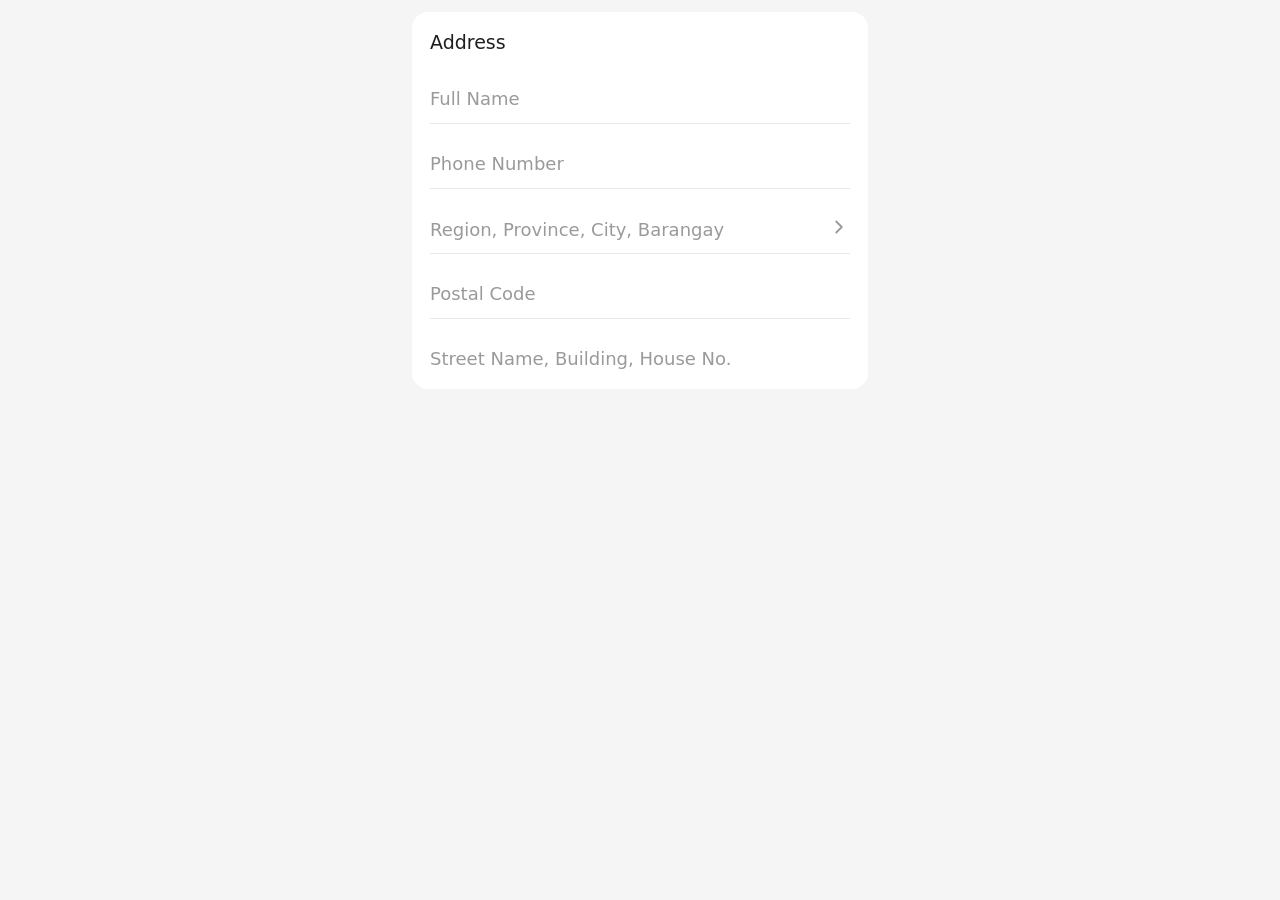
<file: tmp/address_book/api_address.html>
<!DOCTYPE html>
<html lang="en">
<head>
<meta charset="utf-8">
<meta name="viewport" content="width=device-width, initial-scale=1, viewport-fit=cover">
<title>Region, Province, City, Barangay</title>
<style>
:root{--accent:#ee4d2d;--line:#e8e8e8;--mute:#9a9a9a;--bg:#f5f5f5}
*{box-sizing:border-box}
[hidden]{display:none!important}
body{margin:0;background:var(--bg);color:#1f1f1f;font:18px/1.3 system-ui,-apple-system,"Segoe UI",Roboto,sans-serif}
button{padding:0;border:0;background:none;color:inherit;font:inherit;cursor:pointer}
button:focus-visible{outline:2px solid var(--accent);outline-offset:2px}
svg{fill:none;stroke:currentColor;stroke-width:2;stroke-linecap:round;stroke-linejoin:round}
.wrap,.sheet{max-width:480px;margin:0 auto}
.top{position:sticky;top:0;z-index:2;display:flex;align-items:center;gap:12px;height:64px;padding:0 16px;background:#fff;box-shadow:0 1px 4px rgba(0,0,0,.08)}
.back{display:grid;place-items:center;flex:none;width:32px;height:32px;color:var(--accent)}
.back svg{width:26px;height:26px}

/* form screen */
.card{margin:12px;padding:18px 18px 6px;border-radius:16px;background:#fff}
.card h2{margin:0 0 4px;font-size:19px;font-weight:500}
.field{position:relative;display:block;width:100%;padding:26px 0 8px;border-bottom:1px solid var(--line);text-align:left}
.field:last-child{border-bottom:0}
.field:focus-within{border-bottom-color:var(--accent)}
.field input{display:block;width:100%;height:30px;padding:0;border:0;outline:0;background:transparent;font:inherit}
.field label{position:absolute;left:0;top:28px;color:var(--mute);pointer-events:none;transition:all .15s}
.field input:focus+label,.field input:not(:placeholder-shown)+label{top:6px;font-size:14px}
.field input:-webkit-autofill+label{top:6px;font-size:14px}
.pre{display:none;position:absolute;left:0;bottom:8px;line-height:30px}
.field input:focus~.pre,.field input:not(:placeholder-shown)~.pre{display:block}
.field input.tel{padding-left:56px}
.loc{padding-right:34px}
.loc .lbl{display:block;color:var(--mute);line-height:30px}
.loc.filled .lbl{position:absolute;top:6px;left:0;font-size:14px;line-height:1.3}
.loc .val div{line-height:1.5}
.chev{position:absolute;right:0;top:50%;width:22px;height:22px;margin-top:-5px;color:var(--mute)}

/* location picker */
#picker{position:fixed;inset:0;z-index:5;overflow:auto;background:var(--bg)}
.sheet{min-height:100%;background:var(--bg)}
.search{display:flex;flex:1;align-items:center;gap:8px;height:44px;padding:0 12px;border-radius:10px;background:var(--bg);color:var(--mute)}
.search svg{flex:none;width:20px;height:20px}
.search input{flex:1;min-width:0;border:0;outline:0;background:transparent;color:#1f1f1f;font:inherit}
.cap{display:flex;justify-content:space-between;padding:14px 16px 6px;background:#fff;color:var(--mute)}
.cap button{color:var(--accent)}
#trail{margin:0;padding:0 0 14px;list-style:none;background:#fff}
#trail li{position:relative;padding:12px 16px 12px 56px}
#trail li button{display:block;width:100%;text-align:left}
#trail li::before{content:"";position:absolute;left:32px;top:21px;width:10px;height:10px;border-radius:50%;background:#ddd}
#trail li:not(.now)::after{content:"";position:absolute;left:36px;top:31px;bottom:-21px;width:1px;background:#ddd}
#trail li:has(+.now)::after{bottom:-6px}
#trail li.now{margin:6px 14px 0;padding:14px 12px 14px 41px;border:1px solid #ddd;border-radius:12px;color:var(--accent)}
#trail li.now::before{left:17px;top:50%;margin-top:-5px;background:var(--accent);box-shadow:0 0 0 3px #fff,0 0 0 5px var(--accent)}
#sec{margin:0;padding:12px 16px;color:var(--mute);font-size:16px;font-weight:400}
#list{margin:0;padding:0;min-height:60vh;list-style:none;background:#fff}
#list button[data-i]{display:flex;align-items:center;width:100%;text-align:left}
#list i{flex:0 0 56px;color:#b5b5b5;font-style:normal;text-align:center}
#list span{flex:1;padding:16px 16px 16px 0;border-bottom:1px solid var(--line)}
.msg{padding:24px 16px;color:var(--mute)}
.msg button{color:var(--accent);text-decoration:underline}
</style>
</head>
<body>
<div class="wrap">
  <form id="f">
    <div class="card">
      <h2>Address</h2>
      <div class="field"><input id="name" name="full_name" placeholder=" " autocomplete="name" required><label for="name">Full Name</label></div>
      <div class="field"><input id="phone" class="tel" name="phone" type="tel" inputmode="numeric" autocomplete="tel-national" pattern="9[0-9]{9}" maxlength="10" placeholder=" " title="10 digits, starting with 9" required><label for="phone">Phone Number</label><b class="pre">(+63)</b></div>
      <button type="button" id="loc" class="field loc" aria-haspopup="dialog">
        <span class="lbl">Region, Province, City, Barangay</span><span class="val"></span>
        <svg class="chev" viewBox="0 0 24 24"><path d="m9 6 6 6-6 6"/></svg>
      </button>
      <div class="field"><input id="zip" name="postal_code" inputmode="numeric" autocomplete="postal-code" pattern="[0-9]{4}" maxlength="4" placeholder=" " title="4-digit postal code" required><label for="zip">Postal Code</label></div>
      <div class="field"><input id="street" name="street" autocomplete="address-line1" placeholder=" " required><label for="street">Street Name, Building, House No.</label></div>
    </div>
  </form>
</div>

<div id="picker" role="dialog" aria-modal="true" aria-label="Choose region, province, city and barangay" hidden>
  <div class="sheet">
    <header class="top">
      <button type="button" class="back" id="close" aria-label="Close"><svg viewBox="0 0 24 24"><path d="M19 12H5m6-6-6 6 6 6"/></svg></button>
      <label class="search"><svg viewBox="0 0 24 24"><circle cx="11" cy="11" r="7"/><path d="m20 20-4-4"/></svg><input id="q" type="search" autocomplete="off"></label>
    </header>
    <div id="crumbs" hidden>
      <div class="cap"><span>Region Selected</span><button type="button" id="reset">Reset</button></div>
      <ol id="trail"></ol>
    </div>
    <h2 id="sec"></h2>
    <ul id="list"></ul>
  </div>
</div>

<script>
const API = 'https://psgc.cloud/api/v2';
const $ = id => document.getElementById(id);
const esc = s => String(s).replace(/[&<>"']/g, c => '&#' + c.charCodeAt(0) + ';');
const byName = (a, b) => a.name.localeCompare(b.name);
const LEVEL = { region: 'Region', province: 'Province', city: 'City', barangay: 'Barangay' };

// Your five regions -> official PSGC regions, matched on the first two digits of the region code.
const GROUPS = [
  ['Metro Manila', ['13']],
  ['North Luzon', ['01', '02', '03', '14']],
  ['South Luzon', ['04', '17', '05']],
  ['Visayas', ['06', '07', '08', '18']],       // 18 = Negros Island Region (not in the API yet)
  ['Mindanao', ['09', '10', '11', '12', '16', '19']],
];
function buildGroups(regions) {
  const left = new Set(regions);
  const out = GROUPS.map(([name, prefixes]) => {
    const rs = regions.filter(r => prefixes.includes(String(r.code).slice(0, 2)));
    rs.forEach(r => left.delete(r));
    return { name, regions: rs, flat: name === 'Metro Manila' };  // flat = no province level
  }).filter(g => g.regions.length);
  left.forEach(r => out.push({ name: r.name, regions: [r] }));    // regions missing from the table
  return out.sort(byName);
}

// Fetch each list once; follows pagination links if the API ever adds them.
const cache = new Map();
function getList(path) {
  if (!cache.has(path)) cache.set(path, (async () => {
    let url = API + path, rows = [];
    while (url) {
      const res = await fetch(url, { headers: { Accept: 'application/json' } });
      if (!res.ok) throw new Error(res.status);
      const j = await res.json(), next = j.links && j.links.next;
      rows = rows.concat(j.data || []);
      url = next ? new URL(next, url).href : null;
    }
    return rows.sort(byName);
  })().catch(e => { cache.delete(path); throw e; }));
  return cache.get(path);
}

// Each level is only reachable once the one before it is chosen:
// the picker shows one level at a time and builds the next request from the previous pick.
const order = d => d.region && d.region.flat ? ['region', 'city', 'barangay'] : ['region', 'province', 'city', 'barangay'];
let groups = null, picked = {}, draft = {}, step = '', rows = [], shown = [], seq = 0;

async function load(s) {
  if (s === 'region') return groups || (groups = buildGroups(await getList('/regions')));
  const d = draft;
  const paths = s === 'province' ? d.region.regions.map(r => `/regions/${r.code}/provinces`)
    : s === 'city' ? [d.region.flat
        ? `/regions/${d.region.regions[0].code}/cities-municipalities`  // Metro Manila: no provinces
        : `/provinces/${d.province.code}/cities-municipalities`]
    : [`/cities-municipalities/${d.city.code}/barangays`];
  return (await Promise.all(paths.map(getList))).flat().sort(byName);
}

function paint(msg) {
  const t = $('q').value.trim().toLowerCase();
  shown = rows.filter(r => r.name.toLowerCase().includes(t));
  let last = '';
  $('list').innerHTML = msg ? `<li class="msg">${msg}</li>`
    : !shown.length ? '<li class="msg">No matches</li>'
    : shown.map((r, i) => {
        const L = r.name[0].toUpperCase(), first = L !== last; last = L;
        return `<li><button type="button" data-i="${i}"><i aria-hidden="true">${first ? L : ''}</i><span>${esc(r.name)}</span></button></li>`;
      }).join('');
}

async function render() {
  const ord = order(draft), done = ord.filter(k => draft[k]);
  step = ord.find(k => !draft[k]);
  if (!step) return commit();
  const my = ++seq;
  $('q').value = ''; $('q').placeholder = 'Search ' + LEVEL[step].toLowerCase();
  $('crumbs').hidden = !done.length;
  $('trail').innerHTML = done.map(k => `<li><button type="button" data-k="${k}">${esc(draft[k].name)}</button></li>`).join('')
    + `<li class="now" aria-current="step">Select ${LEVEL[step]}</li>`;
  $('sec').textContent = LEVEL[step];
  $('picker').scrollTop = 0;
  rows = []; paint('Loading…');
  try {
    rows = await load(step);
    if (my !== seq) return;
    if (step === 'barangay' && !rows.length) return commit();   // nothing to choose at this level
    paint();
  } catch (e) {
    if (my === seq) $('list').innerHTML = '<li class="msg">Couldn\'t load this list. <button type="button" id="retry">Try again</button></li>';
  }
}

$('list').onclick = e => {
  const b = e.target.closest('button');
  if (!b) return;
  if (b.id === 'retry') return render();
  if (b.dataset.i != null) { draft[step] = shown[b.dataset.i]; render(); }
};
$('trail').onclick = e => {   // tap a chosen level to go back to it
  const b = e.target.closest('button');
  if (!b) return;
  const ord = order(draft);
  ord.slice(ord.indexOf(b.dataset.k)).forEach(k => delete draft[k]);
  render();
};
$('reset').onclick = () => { draft = {}; render(); };
$('q').oninput = () => { if (rows.length) paint(); };

function openPicker() {
  draft = {};
  $('picker').hidden = false;
  document.body.style.overflow = 'hidden';
  $('close').focus();
  render();
}
function closePicker() {
  $('picker').hidden = true;
  document.body.style.overflow = '';
  $('loc').focus();
}
function commit() {
  picked = { ...draft };
  $('loc').classList.add('filled');
  $('loc').querySelector('.val').innerHTML = order(picked).filter(k => picked[k]).map(k => `<div>${esc(picked[k].name)}</div>`).join('');
  closePicker();
}
$('loc').onclick = openPicker;
$('close').onclick = closePicker;
document.onkeydown = e => { if (e.key === 'Escape' && !$('picker').hidden) closePicker(); };
load('region').catch(() => {});   // warm the cache so the first open is instant

</script>
</body>
</html>
</file>
